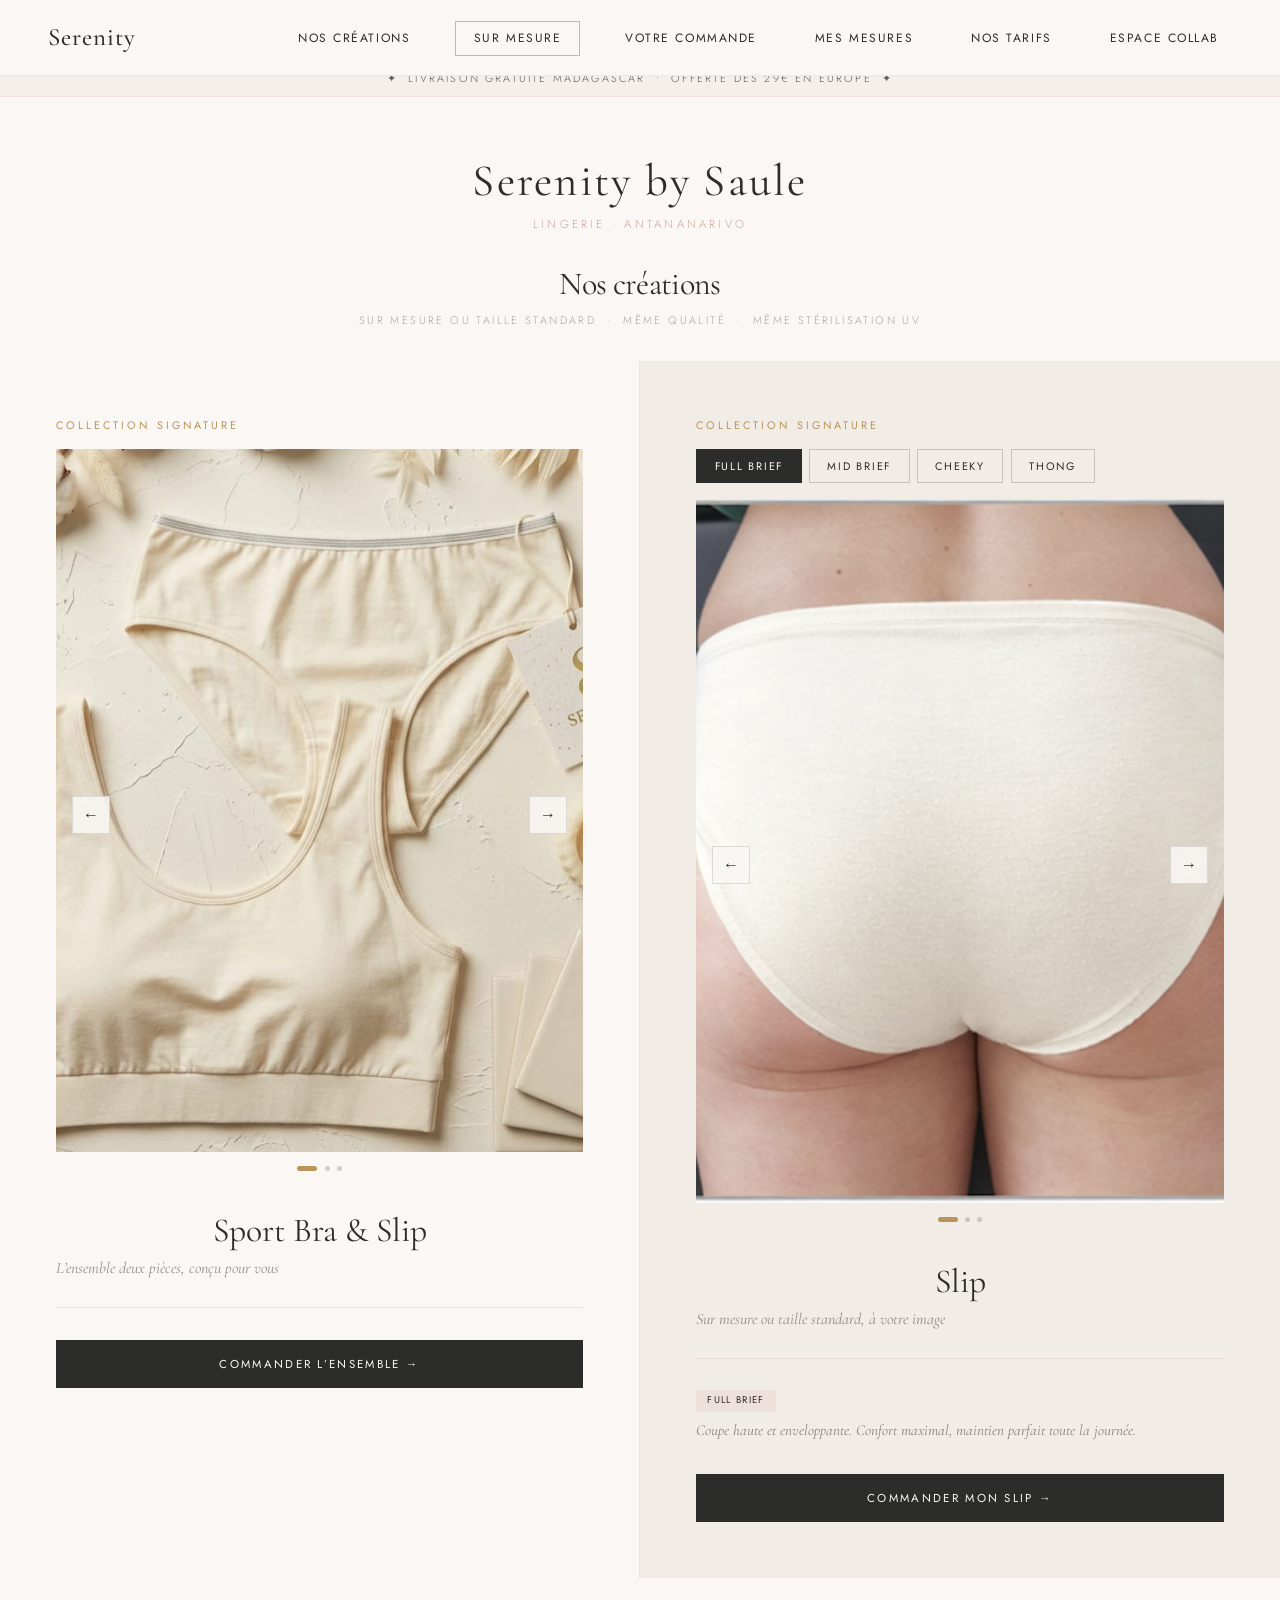
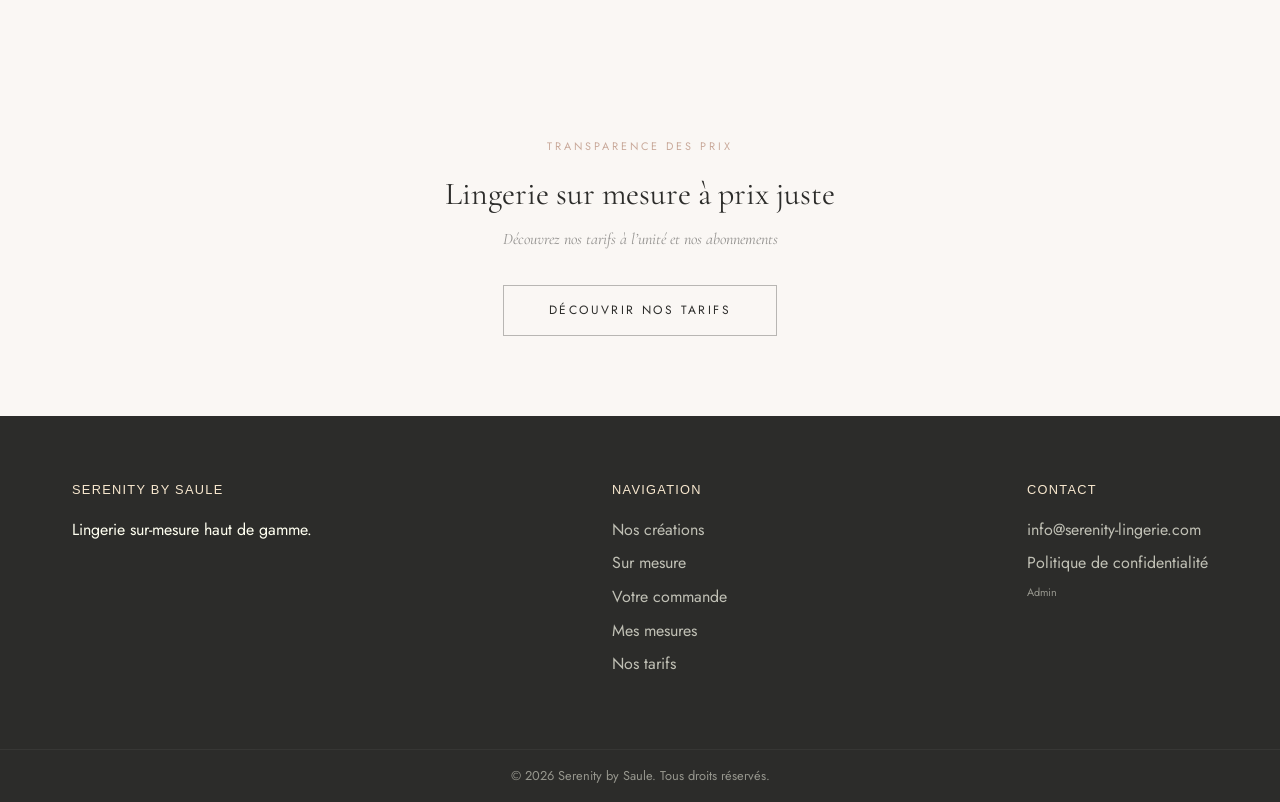
<file: index.html>
<!DOCTYPE html>
<html lang="fr">

<head>
    <meta charset="UTF-8">
    <meta name="viewport" content="width=device-width, initial-scale=1.0">
    <title>Serenity by Saule | Lingerie sur mesure &mdash; Antananarivo</title>
    <meta name="description" content="Serenity by Saule : lingerie de luxe sur mesure. Sport Bra &amp; Slip en coton jersey premium, st&eacute;rilis&eacute;s UV, con&ccedil;us uniquement pour vous. Antananarivo, Madagascar.">

    <!-- Meta Pixel Code -->
    <script>
    !function(f,b,e,v,n,t,s)
    {if(f.fbq)return;n=f.fbq=function(){n.callMethod?
    n.callMethod.apply(n,arguments):n.queue.push(arguments)};
    if(!f._fbq)f._fbq=n;n.push=n;n.loaded=!0;n.version='2.0';
    n.queue=[];t=b.createElement(e);t.async=!0;
    t.src=v;s=b.getElementsByTagName(e)[0];
    s.parentNode.insertBefore(t,s)}(window, document,'script',
    'https://connect.facebook.net/en_US/fbevents.js');
    fbq('init', '953611460562954');
    fbq('track', 'PageView');
    </script>
    <noscript><img height="1" width="1" style="display:none"
    src="https://www.facebook.com/tr?id=953611460562954&ev=PageView&noscript=1"/></noscript>
    <!-- End Meta Pixel Code -->

    <!-- Fonts -->
    <link rel="preconnect" href="https://fonts.googleapis.com">
    <link rel="preconnect" href="https://fonts.gstatic.com" crossorigin>
    <link href="https://fonts.googleapis.com/css2?family=Cormorant+Garamond:ital,wght@0,300;0,400;0,500;0,600;1,300;1,400&family=Jost:wght@300;400;500&display=swap" rel="stylesheet">

    <link rel="stylesheet" href="assets/css/style.css">

    <style>
        /* ================================================
           INDEX — Serenity by Saule
           Design : Luxe · Minimaliste · Editorial
        ================================================ */

        :root {
            --cream:      #FAF7F4;
            --cream-alt:  #F2ECE7;
            --rose:       #C9A99A;
            --rose-light: #EEE0DA;
            --gold:       #B8935A;
            --charcoal:   #2C2C2A;
        }

        body {
            font-family: 'Jost', sans-serif;
            background-color: var(--cream);
            color: var(--charcoal);
        }

        /* ---- NAVBAR ---- */
        .navbar {
            position: fixed;
            background-color: rgba(250, 247, 244, 0.96);
            backdrop-filter: blur(10px);
            border-bottom: 1px solid rgba(201, 169, 154, 0.2);
            padding: 1.1rem 3rem;
        }

        .logo {
            color: var(--charcoal);
            font-family: 'Cormorant Garamond', serif;
            font-size: 1.55rem;
            font-weight: 500;
            letter-spacing: 0.04em;
        }

        .nav-links a {
            background-color: transparent;
            color: var(--charcoal);
            border: 1px solid transparent;
            font-family: 'Jost', sans-serif;
            font-size: 0.75rem;
            letter-spacing: 0.13em;
            padding: 0.4rem 0.75rem;
            border-radius: 0;
        }

        .nav-links a:hover,
        .nav-links a.active {
            background-color: transparent;
            color: var(--gold);
            border-color: transparent;
        }

        /* Boutons d'action dans la navbar */
        .nav-links a.nav-cta-primary {
            background: var(--charcoal);
            color: var(--cream);
            border-color: var(--charcoal);
            padding: 0.45rem 1.1rem;
        }

        .nav-links a.nav-cta-primary:hover {
            background: var(--gold);
            color: var(--cream);
            border-color: var(--gold);
        }

        .nav-links a.nav-cta-secondary {
            border: 1px solid rgba(44, 44, 42, 0.3);
            color: var(--charcoal);
            padding: 0.45rem 1.1rem;
        }

        .nav-links a.nav-cta-secondary:hover {
            background: transparent;
            color: var(--gold);
            border-color: var(--gold);
        }

        /* ---- BANNIERE LIVRAISON ---- */
        .delivery-banner {
            background-color: var(--cream-alt);
            border-bottom: 1px solid rgba(201, 169, 154, 0.25);
            text-align: center;
            padding: 0.55rem 1rem;
            position: fixed;
            top: 61px; /* hauteur navbar */
            width: 100%;
            z-index: 99;
            font-family: 'Jost', sans-serif;
            font-size: 0.68rem;
            font-weight: 300;
            letter-spacing: 0.2em;
            text-transform: uppercase;
            color: var(--charcoal);
            opacity: 0.75;
        }

        /* ---- PAGE HEADER ---- */
        .prod-page-header {
            padding-top: calc(61px + 34px + 4.5rem); /* navbar + banniere + espace */
            padding-bottom: 3.5rem;
            text-align: center;
            background-color: var(--cream);
        }

        .prod-page-brand {
            font-family: 'Cormorant Garamond', serif;
            font-size: 2.8rem;
            font-weight: 400;
            color: var(--charcoal);
            letter-spacing: 0.05em;
            line-height: 1;
        }

        .prod-page-sub {
            font-family: 'Jost', sans-serif;
            font-size: 0.72rem;
            font-weight: 300;
            letter-spacing: 0.28em;
            text-transform: uppercase;
            color: var(--rose);
            margin-top: 0.7rem;
        }

        /* ---- PRODUCT SECTION ---- */
        .prod-section {
            padding: 5rem 0 6.5rem;
        }

        .prod-section--alt {
            background-color: var(--cream-alt);
        }

        .prod-layout {
            max-width: 1160px;
            margin: 0 auto;
            padding: 0 2.5rem;
            display: grid;
            grid-template-columns: 1fr 1fr;
            gap: 5rem;
            align-items: start;
        }

        /* ---- CAROUSEL ---- */
        .carousel-col {
            position: sticky;
            top: calc(61px + 34px + 16px);
        }

        .carousel {
            position: relative;
            overflow: hidden;
        }

        .carousel-slide {
            display: none;
            width: 100%;
            aspect-ratio: 3 / 4;
            flex-direction: column;
            align-items: center;
            justify-content: center;
            text-align: center;
            padding: 0;
            overflow: hidden;
        }

        .carousel-slide.is-active {
            display: flex;
            animation: carFadeIn 0.45s ease-out;
        }

        .carousel-img {
            width: 100%;
            height: 100%;
            object-fit: cover;
            display: block;
        }

        @keyframes carFadeIn {
            from { opacity: 0; transform: scale(1.015); }
            to   { opacity: 1; transform: scale(1); }
        }

        .slide-icon {
            opacity: 0.18;
            margin-bottom: 1.2rem;
        }

        .slide-label {
            font-family: 'Cormorant Garamond', serif;
            font-size: 1.5rem;
            font-weight: 300;
            color: var(--charcoal);
            letter-spacing: 0.08em;
            opacity: 0.45;
        }

        .slide-caption {
            font-family: 'Jost', sans-serif;
            font-size: 0.65rem;
            letter-spacing: 0.22em;
            text-transform: uppercase;
            color: var(--charcoal);
            opacity: 0.25;
            margin-top: 0.4rem;
        }

        .car-arrow {
            position: absolute;
            top: 50%;
            transform: translateY(-50%);
            background: rgba(250, 247, 244, 0.88);
            border: 1px solid rgba(44, 44, 42, 0.14);
            color: var(--charcoal);
            width: 38px;
            height: 38px;
            display: flex;
            align-items: center;
            justify-content: center;
            cursor: pointer;
            font-size: 1rem;
            transition: all 0.3s ease;
            z-index: 5;
        }

        .car-arrow:hover {
            background: var(--charcoal);
            color: var(--cream);
            border-color: var(--charcoal);
        }

        .car-arrow--prev { left: 1rem; }
        .car-arrow--next { right: 1rem; }

        .car-dots {
            display: flex;
            justify-content: center;
            align-items: center;
            gap: 0.45rem;
            padding: 0.9rem 0 0.6rem;
        }

        .car-dot {
            width: 5px;
            height: 5px;
            border-radius: 50%;
            background: rgba(44, 44, 42, 0.2);
            cursor: pointer;
            transition: all 0.3s ease;
            border: none;
            padding: 0;
        }

        .car-dot.is-active {
            background: var(--gold);
            width: 20px;
            border-radius: 3px;
        }

        /* ---- VARIANT SELECTOR ---- */
        .variant-selector {
            display: flex;
            gap: 0.45rem;
            margin-bottom: 1rem;
            flex-wrap: wrap;
        }

        .var-btn {
            font-family: 'Jost', sans-serif;
            font-size: 0.68rem;
            letter-spacing: 0.16em;
            text-transform: uppercase;
            padding: 0.5rem 1.1rem;
            border: 1px solid rgba(44, 44, 42, 0.22);
            background: transparent;
            color: var(--charcoal);
            cursor: pointer;
            transition: all 0.3s ease;
        }

        .var-btn:hover {
            border-color: var(--rose);
            color: var(--rose);
        }

        .var-btn.is-active {
            background: var(--charcoal);
            color: var(--cream);
            border-color: var(--charcoal);
        }

        /* ---- PRODUCT INFO ---- */
        .prod-info {
            padding-top: 0.5rem;
        }

        .prod-eyebrow {
            font-family: 'Jost', sans-serif;
            font-size: 0.68rem;
            letter-spacing: 0.28em;
            text-transform: uppercase;
            color: var(--gold);
            margin-bottom: 0.9rem;
        }

        .prod-title {
            font-family: 'Cormorant Garamond', serif;
            font-size: 3.4rem;
            font-weight: 400;
            color: var(--charcoal);
            line-height: 1.05;
            margin-bottom: 0.25rem;
            letter-spacing: -0.01em;
        }

        .prod-brand-line {
            font-family: 'Cormorant Garamond', serif;
            font-size: 1rem;
            font-style: italic;
            color: var(--rose);
            margin-bottom: 0.75rem;
        }

        .prod-subtitle {
            font-family: 'Cormorant Garamond', serif;
            font-size: 1.15rem;
            font-style: italic;
            font-weight: 300;
            color: rgba(44, 44, 42, 0.55);
            margin-bottom: 2.2rem;
            padding-bottom: 2.2rem;
            border-bottom: 1px solid rgba(201, 169, 154, 0.3);
        }

        .prod-desc {
            margin-bottom: 2rem;
        }

        .prod-desc > p {
            font-size: 0.9rem;
            line-height: 1.95;
            color: rgba(44, 44, 42, 0.78);
            margin-bottom: 1.4rem;
        }

        .prod-feature {
            margin-bottom: 1.1rem;
        }

        .prod-feature-title {
            font-family: 'Jost', sans-serif;
            font-size: 0.82rem;
            font-weight: 500;
            color: var(--charcoal);
            letter-spacing: 0.04em;
            margin-bottom: 0.2rem;
        }

        .prod-feature-text {
            font-size: 0.86rem;
            line-height: 1.75;
            color: rgba(44, 44, 42, 0.65);
        }

        .prod-closing {
            font-family: 'Cormorant Garamond', serif;
            font-size: 1rem;
            font-style: italic;
            color: rgba(44, 44, 42, 0.5);
            line-height: 1.7;
            margin-top: 1.6rem;
            padding-top: 1.4rem;
            border-top: 1px solid rgba(201, 169, 154, 0.2);
        }

        .variant-tag {
            display: inline-block;
            font-family: 'Jost', sans-serif;
            font-size: 0.65rem;
            letter-spacing: 0.18em;
            text-transform: uppercase;
            padding: 0.3rem 0.85rem;
            background: var(--rose-light);
            color: var(--charcoal);
            margin-bottom: 0.8rem;
        }

        .variant-desc {
            font-family: 'Cormorant Garamond', serif;
            font-size: 1.08rem;
            font-style: italic;
            color: rgba(44, 44, 42, 0.68);
            line-height: 1.65;
            margin-bottom: 1.8rem;
            padding: 1rem 1.3rem;
            border-left: 2px solid var(--rose);
            background: rgba(201, 169, 154, 0.06);
        }

        .prod-badges {
            display: flex;
            flex-wrap: wrap;
            gap: 0.45rem;
            margin-bottom: 2.8rem;
        }

        .badge {
            font-family: 'Jost', sans-serif;
            font-size: 0.63rem;
            letter-spacing: 0.13em;
            text-transform: uppercase;
            padding: 0.32rem 0.85rem;
            border: 1px solid rgba(184, 147, 90, 0.38);
            color: var(--gold);
        }

        .prod-actions {
            display: flex;
            flex-direction: column;
            gap: 0.75rem;
        }

        .prod-btn-primary {
            display: block;
            text-align: center;
            padding: 1.05rem 2rem;
            background: var(--charcoal);
            color: var(--cream);
            font-family: 'Jost', sans-serif;
            font-size: 0.75rem;
            letter-spacing: 0.2em;
            text-transform: uppercase;
            text-decoration: none;
            transition: background 0.35s ease, color 0.35s ease;
        }

        .prod-btn-primary:hover {
            background: var(--gold);
            color: var(--cream);
        }

        .prod-btn-secondary {
            display: block;
            text-align: center;
            padding: 1.05rem 2rem;
            background: transparent;
            color: var(--charcoal);
            font-family: 'Jost', sans-serif;
            font-size: 0.75rem;
            letter-spacing: 0.2em;
            text-transform: uppercase;
            text-decoration: none;
            border: 1px solid rgba(44, 44, 42, 0.32);
            transition: all 0.35s ease;
        }

        .prod-btn-secondary:hover {
            background: var(--charcoal);
            color: var(--cream);
            border-color: var(--charcoal);
        }

        .prod-hint-link {
            display: block;
            text-align: center;
            margin-top: 0.9rem;
            font-family: 'Jost', sans-serif;
            font-size: 0.72rem;
            font-style: italic;
            color: rgba(44, 44, 42, 0.4);
            text-decoration: none;
            letter-spacing: 0.04em;
            transition: color 0.2s ease;
        }

        .prod-hint-link:hover {
            color: var(--rose);
            text-decoration: underline;
        }

        /* ---- SEPARATEUR ---- */
        .prod-separator {
            max-width: 1160px;
            margin: 0 auto;
            padding: 0 2.5rem;
            display: flex;
            align-items: center;
            gap: 1.5rem;
        }

        .sep-line {
            flex: 1;
            height: 1px;
            background: rgba(201, 169, 154, 0.3);
        }

        .sep-ornament {
            font-family: 'Cormorant Garamond', serif;
            font-size: 1.1rem;
            color: var(--gold);
            opacity: 0.55;
            line-height: 1;
        }

        /* ---- BLOC TARIFS ---- */
        .tarifs-cta {
            padding: 5rem 2.5rem;
            text-align: center;
            background-color: var(--cream);
        }

        .tarifs-cta-label {
            font-family: 'Jost', sans-serif;
            font-size: 0.68rem;
            letter-spacing: 0.28em;
            text-transform: uppercase;
            color: var(--rose);
            margin-bottom: 0.8rem;
        }

        .tarifs-cta-title {
            font-family: 'Cormorant Garamond', serif;
            font-size: 2rem;
            font-weight: 400;
            color: var(--charcoal);
            margin-bottom: 0.5rem;
        }

        .tarifs-cta-sub {
            font-family: 'Cormorant Garamond', serif;
            font-size: 1rem;
            font-style: italic;
            color: rgba(44, 44, 42, 0.5);
            margin-bottom: 2rem;
        }

        .tarifs-btn {
            display: inline-block;
            padding: 0.95rem 2.8rem;
            background: transparent;
            color: var(--charcoal);
            font-family: 'Jost', sans-serif;
            font-size: 0.75rem;
            letter-spacing: 0.2em;
            text-transform: uppercase;
            text-decoration: none;
            border: 1px solid rgba(44, 44, 42, 0.32);
            transition: all 0.35s ease;
        }

        .tarifs-btn:hover {
            background: var(--charcoal);
            color: var(--cream);
            border-color: var(--charcoal);
        }

        /* ---- EXPERIENCE SECTION ---- */
        .experience-intro {
            padding-top: calc(61px + 34px + 4rem);
            padding-bottom: 2rem;
            text-align: center;
            background-color: var(--cream);
            padding-left: 2.5rem;
            padding-right: 2.5rem;
        }

        .experience-intro-title {
            font-family: 'Cormorant Garamond', serif;
            font-size: 2rem;
            font-weight: 400;
            color: var(--charcoal);
            margin: 2rem 0 0.5rem;
            line-height: 1.2;
        }

        .experience-intro-sub {
            font-family: 'Jost', sans-serif;
            font-size: 0.68rem;
            font-weight: 300;
            letter-spacing: 0.22em;
            text-transform: uppercase;
            color: rgba(44, 44, 42, 0.4);
        }

        .experience-grid {
            display: grid;
            grid-template-columns: 1fr 1fr;
            background: var(--cream);
            padding-bottom: 5rem;
        }

        .exp-col {
            padding: 3.5rem 3.5rem;
        }

        .exp-col--bespoke {
            background: var(--cream);
            border-right: 1px solid rgba(184, 147, 90, 0.18);
        }

        .exp-col--standard {
            background: var(--cream-alt);
        }

        .exp-badge {
            display: inline-flex;
            align-items: center;
            gap: 0.35rem;
            font-family: 'Jost', sans-serif;
            font-size: 0.62rem;
            letter-spacing: 0.15em;
            text-transform: uppercase;
            padding: 0.28rem 0.8rem;
            margin-bottom: 1.4rem;
        }

        .exp-badge--bespoke {
            background: #F0E6D3;
            color: #8B5E52;
        }

        .exp-badge--stock {
            background: #E8F4EC;
            color: #2D6A3F;
        }

        .exp-col-title {
            font-family: 'Cormorant Garamond', serif;
            font-size: 2.1rem;
            font-weight: 400;
            color: var(--charcoal);
            line-height: 1.1;
            margin-bottom: 0.4rem;
        }

        .exp-col-sub {
            font-family: 'Cormorant Garamond', serif;
            font-size: 1rem;
            font-style: italic;
            color: rgba(44, 44, 42, 0.5);
            margin-bottom: 1.6rem;
            padding-bottom: 1.6rem;
            border-bottom: 1px solid rgba(201, 169, 154, 0.25);
        }

        .exp-points {
            list-style: none;
            padding: 0;
            margin: 0 0 2rem;
        }

        .exp-points li {
            font-family: 'Jost', sans-serif;
            font-size: 0.82rem;
            font-weight: 300;
            color: rgba(44, 44, 42, 0.68);
            padding: 0.3rem 0 0.3rem 1rem;
            position: relative;
            line-height: 1.55;
        }

        .exp-col--bespoke .exp-points li::before {
            content: '\00b7';
            position: absolute;
            left: 0;
            color: var(--gold);
            font-size: 1.3rem;
            line-height: 1;
        }

        .exp-col--standard .exp-points li::before {
            content: '\00b7';
            position: absolute;
            left: 0;
            color: #2D6A3F;
            font-size: 1.3rem;
            line-height: 1;
        }

        /* ---- SIZE PILLS ---- */
        .size-selector {
            margin-bottom: 1.5rem;
        }

        .size-selector-label {
            font-family: 'Jost', sans-serif;
            font-size: 0.65rem;
            letter-spacing: 0.2em;
            text-transform: uppercase;
            color: rgba(44, 44, 42, 0.45);
            margin-bottom: 0.65rem;
        }

        .size-pills {
            display: flex;
            gap: 0.5rem;
            flex-wrap: wrap;
        }

        .size-pill {
            font-family: 'Jost', sans-serif;
            font-size: 0.8rem;
            font-weight: 500;
            letter-spacing: 0.06em;
            padding: 0.5rem 1.1rem;
            border: 1px solid var(--rose);
            background: transparent;
            color: var(--charcoal);
            cursor: pointer;
            transition: all 0.2s ease;
        }

        .size-pill:hover {
            border-color: #2D6A3F;
            color: #2D6A3F;
        }

        .size-pill.is-active {
            background: var(--charcoal);
            color: var(--cream);
            border-color: var(--charcoal);
        }

        /* ---- SECTION CHOIX SUR MESURE / STANDARD ---- */
        .prod-choice-section {
            display: grid;
            grid-template-columns: 1fr auto 1fr;
            align-items: start;
            margin-top: 1.8rem;
            padding-top: 1.8rem;
            border-top: 1px solid rgba(201, 169, 154, 0.22);
        }

        .prod-choice-option {
            padding: 0 0.9rem;
        }

        .prod-choice-option:first-child { padding-left: 0; }
        .prod-choice-option:last-child  { padding-right: 0; }

        .prod-choice-divider {
            width: 1px;
            background: rgba(201, 169, 154, 0.25);
            align-self: stretch;
        }

        .prod-choice-type {
            font-family: 'Jost', sans-serif;
            font-size: 0.63rem;
            letter-spacing: 0.18em;
            text-transform: uppercase;
            font-weight: 500;
            margin-bottom: 0.35rem;
        }

        .prod-choice-type--bespoke  { color: #8B5E52; }
        .prod-choice-type--standard { color: #2D6A3F; }

        .prod-choice-desc {
            font-family: 'Jost', sans-serif;
            font-size: 0.7rem;
            color: rgba(44, 44, 42, 0.42);
            margin-bottom: 0.85rem;
            line-height: 1.5;
        }

        .prod-choice-btn-bespoke {
            display: block;
            padding: 0.72rem 0.9rem;
            background: var(--charcoal);
            color: var(--cream);
            font-family: 'Jost', sans-serif;
            font-size: 0.65rem;
            letter-spacing: 0.16em;
            text-transform: uppercase;
            text-decoration: none;
            text-align: center;
            transition: background 0.3s ease;
        }

        .prod-choice-btn-bespoke:hover {
            background: var(--gold);
            color: var(--cream);
        }

        .prod-choice-btn-standard {
            display: block;
            width: 100%;
            padding: 0.72rem 0.9rem;
            background: var(--charcoal);
            color: var(--cream);
            font-family: 'Jost', sans-serif;
            font-size: 0.65rem;
            letter-spacing: 0.16em;
            text-transform: uppercase;
            border: none;
            cursor: pointer;
            transition: background 0.3s ease;
            text-align: center;
            margin-top: 0.65rem;
        }

        .prod-choice-btn-standard:hover:not([disabled]) { background: #2D6A3F; }
        .prod-choice-btn-standard[disabled] { opacity: 0.4; cursor: not-allowed; }

        /* ---- SIZE PILLS COMPACTS ---- */
        .size-pills-sm {
            display: flex;
            gap: 0.35rem;
            flex-wrap: wrap;
        }

        .size-pill-sm {
            font-family: 'Jost', sans-serif;
            font-size: 0.72rem;
            font-weight: 500;
            padding: 0.38rem 0.75rem;
            border: 1px solid var(--rose);
            background: transparent;
            color: var(--charcoal);
            cursor: pointer;
            transition: all 0.2s ease;
        }

        .size-pill-sm:hover {
            border-color: #2D6A3F;
            color: #2D6A3F;
        }

        .size-pill-sm.is-active {
            background: var(--charcoal);
            color: var(--cream);
            border-color: var(--charcoal);
        }

        /* ---- VARIANTE SLIP (mini info) ---- */
        .slip-variant-info {
            margin-bottom: 1.2rem;
        }

        .slip-variant-tag-sm {
            display: inline-block;
            font-family: 'Jost', sans-serif;
            font-size: 0.6rem;
            letter-spacing: 0.14em;
            text-transform: uppercase;
            padding: 0.22rem 0.7rem;
            background: var(--rose-light);
            color: var(--charcoal);
            margin-bottom: 0.35rem;
        }

        .slip-variant-text-sm {
            font-family: 'Cormorant Garamond', serif;
            font-size: 0.95rem;
            font-style: italic;
            color: rgba(44, 44, 42, 0.55);
            line-height: 1.6;
        }

        /* ---- BOUTON COMMANDER ---- */
        .prod-order-btn {
            display: block;
            text-align: center;
            padding: 1rem 2rem;
            background: var(--charcoal);
            color: var(--cream);
            font-family: 'Jost', sans-serif;
            font-size: 0.72rem;
            letter-spacing: 0.2em;
            text-transform: uppercase;
            border: none;
            cursor: pointer;
            margin-top: 2rem;
            width: 100%;
            transition: background 0.3s ease;
        }
        .prod-order-btn:hover { background: var(--gold); }
        .prod-order-btn.is-open { background: var(--gold); }

        /* ---- SECTION COMMANDE INLINE ---- */
        .order-inline-section {
            background: var(--cream-alt);
            border-top: 2px solid rgba(184,147,90,0.25);
            padding: 4rem 2.5rem;
            display: none;
        }
        .order-inline-section.is-open { display: block; animation: fadeInPanel 0.3s ease; }
        @keyframes fadeInPanel {
            from { opacity: 0; transform: translateY(-8px); }
            to   { opacity: 1; transform: translateY(0); }
        }
        .order-inline-inner {
            max-width: 820px;
            margin: 0 auto;
        }
        .order-inline-header {
            text-align: center;
            margin-bottom: 3rem;
        }
        .order-inline-eyebrow {
            font-family: 'Jost', sans-serif;
            font-size: 0.65rem;
            letter-spacing: 0.25em;
            text-transform: uppercase;
            color: var(--gold);
            margin-bottom: 0.5rem;
        }
        .order-inline-title {
            font-family: 'Cormorant Garamond', serif;
            font-size: 2rem;
            font-weight: 400;
            color: var(--charcoal);
        }
        /* Step 0 : choix parcours */
        .step0-grid {
            display: grid;
            grid-template-columns: 1fr 1fr;
            gap: 1rem;
            margin-bottom: 2.5rem;
        }
        .step0-card {
            padding: 1.5rem 1.3rem;
            border: 1px solid rgba(201,169,154,0.35);
            background: #fff;
            cursor: pointer;
            transition: border-color 0.2s, box-shadow 0.2s;
            user-select: none;
        }
        .step0-card:hover { border-color: rgba(184,147,90,0.5); box-shadow: 0 4px 20px rgba(44,44,42,0.05); }
        .step0-card.is-active-bespoke { border-color: var(--gold); border-width: 2px; background: #FFFDF8; }
        .step0-card.is-active-std     { border-color: #2D6A3F; border-width: 2px; background: #F0FAF2; }
        .step0-card-icon { font-size: 1.2rem; margin-bottom: 0.3rem; }
        .step0-card-title { font-family: 'Cormorant Garamond', serif; font-size: 1.25rem; font-weight: 500; color: var(--charcoal); }
        .step0-card-sub { font-family: 'Jost', sans-serif; font-size: 0.78rem; color: rgba(44,44,42,0.5); font-weight: 300; margin-top: 0.2rem; }

        /* Panneaux de formulaire inline */
        .order-form-panel { display: none; }
        .order-form-panel.is-visible { display: block; animation: fadeInPanel 0.25s ease; }

        /* Champs inline */
        .oi-section { margin-bottom: 2rem; }
        .oi-section-title {
            font-family: 'Cormorant Garamond', serif;
            font-size: 1.1rem;
            font-weight: 400;
            color: var(--charcoal);
            margin-bottom: 0.9rem;
            padding-bottom: 0.4rem;
            border-bottom: 1px solid rgba(201,169,154,0.15);
        }
        .oi-meas-label {
            font-family: 'Jost', sans-serif;
            font-size: 0.63rem;
            letter-spacing: 0.18em;
            text-transform: uppercase;
            color: rgba(44,44,42,0.38);
            margin-bottom: 0.8rem;
        }
        .oi-measure-field { margin-bottom: 1rem; display: flex; gap: 0.85rem; align-items: flex-start; }
        .oi-measure-img { width: 68px; height: 68px; object-fit: cover; border-radius: 6px; flex-shrink: 0; border: 1px solid rgba(184,147,90,0.22); }
        .oi-measure-content { flex: 1; min-width: 0; }
        .tape-dl { display: flex; align-items: center; gap: 0.85rem; background: rgba(184,147,90,0.07); border: 1px solid rgba(184,147,90,0.3); border-radius: 7px; padding: 0.85rem 1rem; margin-bottom: 1.2rem; text-decoration: none; }
        .tape-dl-icon { flex-shrink: 0; color: var(--gold); }
        .tape-dl-label { font-family: 'Jost', sans-serif; font-size: 0.8rem; font-weight: 500; color: var(--charcoal); display: block; }
        .tape-dl-sub { font-family: 'Jost', sans-serif; font-size: 0.7rem; color: var(--gold); display: block; margin-top: 0.1rem; }
        .oi-measure-label-row { display: flex; align-items: center; gap: 0.5rem; margin-bottom: 0.35rem; }
        .oi-measure-label { font-family: 'Jost', sans-serif; font-size: 0.82rem; font-weight: 500; color: var(--charcoal); }
        .oi-measure-input-row { display: flex; align-items: center; gap: 0.5rem; }
        .oi-measure-input {
            width: 100px; padding: 0.6rem 0.85rem;
            border: 1px solid rgba(201,169,154,0.5);
            background: #fff; font-family: 'Jost', sans-serif; font-size: 0.88rem; color: var(--charcoal);
            outline: none; transition: border-color 0.2s; -moz-appearance: textfield;
        }
        .oi-measure-input::-webkit-outer-spin-button,
        .oi-measure-input::-webkit-inner-spin-button { -webkit-appearance: none; }
        .oi-measure-input:focus { border-color: var(--gold); }
        .oi-measure-input.is-error { border-color: #C0392B; }
        .oi-measure-unit { font-family: 'Jost', sans-serif; font-size: 0.72rem; color: rgba(44,44,42,0.38); }
        .oi-measure-error { display: none; font-family: 'Jost', sans-serif; font-size: 0.68rem; color: #C0392B; font-style: italic; margin-top: 0.2rem; }
        .oi-measure-error.is-visible { display: block; }

        .oi-size-pills { display: flex; gap: 0.4rem; flex-wrap: wrap; margin-top: 0.5rem; }
        .oi-size-pill {
            font-family: 'Jost', sans-serif; font-size: 0.8rem; font-weight: 500;
            padding: 0.5rem 1.1rem; border: 1px solid var(--rose);
            background: transparent; color: var(--charcoal); cursor: pointer; transition: all 0.2s;
        }
        .oi-size-pill:hover { border-color: #2D6A3F; color: #2D6A3F; }
        .oi-size-pill.is-active { background: var(--charcoal); color: var(--cream); border-color: var(--charcoal); }

        .oi-model-grid { display: grid; grid-template-columns: 1fr 1fr; gap: 0.45rem; margin: 0.5rem 0 0.3rem; }
        .oi-model-check { display: flex; align-items: center; gap: 0.45rem; cursor: pointer; }
        .oi-model-check input { width: 14px; height: 14px; accent-color: var(--charcoal); flex-shrink: 0; }
        .oi-model-check span { font-family: 'Jost', sans-serif; font-size: 0.82rem; color: rgba(44,44,42,0.75); }

        .oi-couleur-row { display: flex; gap: 0.55rem; flex-wrap: wrap; margin-top: 0.5rem; }
        .oi-couleur-btn {
            display: flex; align-items: center; gap: 0.45rem;
            padding: 0.5rem 0.9rem; border: 1px solid rgba(201,169,154,0.4);
            background: transparent; cursor: pointer; transition: border-color 0.2s;
            font-family: 'Jost', sans-serif; font-size: 0.78rem; color: var(--charcoal);
        }
        .oi-couleur-btn.is-active { border-color: var(--charcoal); box-shadow: inset 0 0 0 1px var(--charcoal); }
        .oi-couleur-swatch { width: 17px; height: 17px; border-radius: 50%; flex-shrink: 0; }

        .oi-field-row { display: grid; grid-template-columns: 1fr 1fr; gap: 0.75rem; margin-bottom: 0.75rem; }
        .oi-field-row.full { grid-template-columns: 1fr; }
        .oi-field-group { display: flex; flex-direction: column; gap: 0.25rem; }
        .oi-field-label { font-family: 'Jost', sans-serif; font-size: 0.72rem; font-weight: 500; color: var(--charcoal); letter-spacing: 0.04em; }
        .oi-field-label .opt { font-weight: 300; color: rgba(44,44,42,0.38); font-size: 0.66rem; }
        .oi-field-input, .oi-field-select, .oi-field-textarea {
            font-family: 'Jost', sans-serif; font-size: 0.88rem; color: var(--charcoal);
            padding: 0.65rem 0.85rem; border: 1px solid rgba(201,169,154,0.5);
            background: #fff; outline: none; transition: border-color 0.2s; width: 100%; box-sizing: border-box;
        }
        .oi-field-input:focus, .oi-field-select:focus, .oi-field-textarea:focus { border-color: var(--gold); }
        .oi-field-input.is-error, .oi-field-select.is-error { border-color: #C0392B; }
        .oi-field-textarea { resize: vertical; min-height: 60px; }
        .oi-field-select {
            -webkit-appearance: none; appearance: none;
            background-image: url("data:image/svg+xml,%3Csvg xmlns='http://www.w3.org/2000/svg' width='10' height='6'%3E%3Cpath d='M0 0l5 6 5-6z' fill='%232C2C2A' opacity='.35'/%3E%3C/svg%3E");
            background-repeat: no-repeat; background-position: right 0.85rem center;
            padding-right: 2rem; cursor: pointer;
        }
        .oi-field-error { display: none; font-family: 'Jost', sans-serif; font-size: 0.68rem; color: #C0392B; font-style: italic; }
        .oi-field-error.is-visible { display: block; }

        .oi-submit-btn {
            display: block; width: 100%; text-align: center;
            padding: 1.05rem 2rem;
            background: var(--charcoal); color: var(--cream);
            font-family: 'Jost', sans-serif; font-size: 0.75rem;
            letter-spacing: 0.2em; text-transform: uppercase;
            border: none; cursor: pointer; transition: background 0.3s; margin-top: 0.5rem;
        }
        .oi-submit-btn:hover { background: var(--gold); }
        .oi-submit-btn:disabled { opacity: 0.45; cursor: not-allowed; background: var(--charcoal); }

        .oi-confirm-block {
            text-align: center; padding: 3rem 2rem;
            border: 1px solid rgba(184,147,90,0.22);
            background: rgba(184,147,90,0.04);
        }

        /* ---- PAIEMENT MOBILE MONEY ---- */
        .pmt-block { background: white; border: 1px solid rgba(184,147,90,0.28); border-radius: 8px; padding: 1.2rem 1.4rem; margin: 1.4rem auto 0; text-align: left; max-width: 380px; }
        .pmt-title { font-family: 'Cormorant Garamond', serif; font-size: 1.05rem; font-weight: 600; color: var(--charcoal); margin-bottom: 0.5rem; }
        .pmt-desc { font-family: 'Jost', sans-serif; font-size: 0.76rem; color: rgba(44,44,42,0.55); margin-bottom: 0.75rem; line-height: 1.6; }
        .pmt-operator { display: flex; align-items: center; gap: 0.7rem; margin-bottom: 0.45rem; padding: 0.45rem 0.65rem; background: var(--cream-alt); border-radius: 5px; }
        .pmt-op-tag { font-family: 'Jost', sans-serif; font-size: 0.62rem; font-weight: 600; color: white; padding: 0.15rem 0.45rem; border-radius: 3px; letter-spacing: 0.02em; white-space: nowrap; }
        .pmt-op-num { font-family: 'Jost', sans-serif; font-size: 0.79rem; color: var(--charcoal); font-weight: 500; }
        .pmt-note { font-family: 'Jost', sans-serif; font-size: 0.69rem; color: rgba(44,44,42,0.42); font-style: italic; margin-top: 0.5rem; }
        .pmt-eu-btns { display: flex; gap: 0.75rem; margin-top: 0.4rem; flex-wrap: wrap; }
        .pmt-eu-btn { font-family: 'Jost', sans-serif; font-size: 0.78rem; font-weight: 500; color: var(--cream); background: var(--charcoal); padding: 0.6rem 1.1rem; border-radius: 4px; text-decoration: none; flex: 1; text-align: center; }
        .pmt-track-btn { display: inline-block; margin-top: 1.1rem; font-family: 'Jost', sans-serif; font-size: 0.71rem; letter-spacing: 0.12em; text-transform: uppercase; color: var(--gold); text-decoration: none; border-bottom: 1px solid rgba(184,147,90,0.45); padding-bottom: 0.15rem; }

        /* ---- FOOTER ---- */
        .footer {
            background-color: var(--charcoal);
        }

        /* ---- RESPONSIVE ---- */
        @media (max-width: 900px) {
            .experience-grid {
                grid-template-columns: 1fr;
                padding-bottom: 3rem;
            }

            .exp-col--bespoke {
                border-right: none;
                border-top: 1px solid rgba(201, 169, 154, 0.2);
                order: 2;
            }

            .exp-col--standard {
                order: 1;
            }

            .exp-col {
                padding: 2.5rem 1.5rem;
            }

            .prod-choice-section {
                grid-template-columns: 1fr;
            }

            .prod-choice-divider {
                height: 1px;
                width: 100%;
            }

            .prod-choice-option {
                padding: 0;
                padding-top: 1rem;
            }

            .prod-choice-option:first-child { padding-top: 0; }

            .experience-intro {
                padding-left: 1.5rem;
                padding-right: 1.5rem;
                padding-top: calc(58px + 30px + 2.5rem);
            }
        }

        @media (max-width: 768px) {
            .navbar { padding: 1rem 1.2rem; }
            .delivery-banner {
                top: 58px; font-size: 0.6rem;
                letter-spacing: 0.12em; padding: 0.5rem 0.8rem;
            }
            .prod-btn-primary, .prod-btn-secondary { width: 100%; }
            .var-btn { flex: 1; min-width: 70px; text-align: center; }
            .tarifs-cta { padding: 3.5rem 1.3rem; }
            .tarifs-btn { width: 100%; text-align: center; }
            .step0-grid { grid-template-columns: 1fr; }
            .oi-field-row { grid-template-columns: 1fr; }
            .oi-model-grid { grid-template-columns: 1fr; }
            .order-inline-section { padding: 2.5rem 1.3rem; }
        }
    </style>
</head>

<body>

    <!-- Navigation -->
    <nav class="navbar">
        <a href="index.html" class="logo">Serenity</a>
        <ul class="nav-links">
            <li><a href="#produits">Nos cr&eacute;ations</a></li>
            <li><a href="order.html" class="nav-cta-secondary">Sur mesure</a></li>
            <li><a href="shop.html">Votre commande</a></li>
            <li><a href="measurement.html">Mes mesures</a></li>
            <li><a href="pricing.html">Nos tarifs</a></li>
            <li><a href="collab-login.html">Espace Collab</a></li>
        </ul>
        <div class="mobile-menu-toggle">&#9776;</div>
    </nav>

    <!-- Banniere livraison -->
    <div class="delivery-banner">
        &#10022;&nbsp; Livraison gratuite Madagascar &nbsp;&bull;&nbsp; Offerte d&egrave;s 29&euro; en Europe &nbsp;&#10022;
    </div>

    <!-- En-tête expérience -->
    <div class="experience-intro" id="produits">
        <div class="prod-page-brand">Serenity by Saule</div>
        <div class="prod-page-sub">Lingerie &middot; Antananarivo</div>
        <h1 class="experience-intro-title">Nos cr&eacute;ations</h1>
        <p class="experience-intro-sub">Sur mesure ou taille standard &nbsp;&middot;&nbsp; M&ecirc;me qualit&eacute; &nbsp;&middot;&nbsp; M&ecirc;me st&eacute;rilisation UV</p>
    </div>

    <!-- Grille deux colonnes -->
    <div class="experience-grid">

        <!-- ===== GAUCHE : Sur mesure ===== -->
        <div class="exp-col exp-col--bespoke">

            <div class="prod-eyebrow">Collection Signature</div>

            <!-- Carousel Sport Bra & Slip -->
            <div class="carousel" id="bra-carousel" style="margin-bottom: 2rem;">
                <div class="carousel-slide is-active">
                    <img src="assets/images/bra-creme.jpg" alt="Sport Bra &amp; Slip &mdash; Coloris cr&egrave;me" class="carousel-img">
                </div>
                <div class="carousel-slide">
                    <img src="assets/images/bra-prune.jpg" alt="Sport Bra &amp; Slip &mdash; Coloris prune" class="carousel-img">
                </div>
                <div class="carousel-slide">
                    <img src="assets/images/bra-marine.jpg" alt="Sport Bra &amp; Slip &mdash; Coloris marine" class="carousel-img">
                </div>
                <button class="car-arrow car-arrow--prev" data-car="bra">&#8592;</button>
                <button class="car-arrow car-arrow--next" data-car="bra">&#8594;</button>
                <div class="car-dots" id="bra-dots">
                    <button class="car-dot is-active" data-car="bra" data-idx="0"></button>
                    <button class="car-dot"           data-car="bra" data-idx="1"></button>
                    <button class="car-dot"           data-car="bra" data-idx="2"></button>
                </div>
            </div>

            <h2 class="exp-col-title">Sport Bra &amp; Slip</h2>
            <p class="exp-col-sub">L&rsquo;ensemble deux pi&egrave;ces, con&ccedil;u pour vous</p>

            <button class="prod-order-btn" id="btn-bra" onclick="location.href='shop.html'">
                Commander l&rsquo;ensemble &rarr;
            </button>

        </div>

        <!-- ===== DROITE : Taille standard ===== -->
        <div class="exp-col exp-col--standard">

            <div class="prod-eyebrow">Collection Signature</div>

            <!-- S&eacute;lecteur variante + Carousel Slip -->
            <div style="margin-bottom: 2rem;">
                <div class="variant-selector">
                    <button class="var-btn is-active" data-variant="full-brief">Full Brief</button>
                    <button class="var-btn"           data-variant="mid-brief">Mid Brief</button>
                    <button class="var-btn"           data-variant="cheeky">Cheeky</button>
                    <button class="var-btn"           data-variant="thong">Thong</button>
                </div>

                <div class="carousel" id="slip-carousel">
                    <!-- FULL BRIEF -->
                    <div class="carousel-slide is-active" data-variant="full-brief">
                        <img src="assets/images/slip-fullbrief-creme.jpg" alt="Slip Full Brief &mdash; Cr&egrave;me" class="carousel-img">
                    </div>
                    <div class="carousel-slide" data-variant="full-brief">
                        <img src="assets/images/slip-fullbrief-prune.jpg" alt="Slip Full Brief &mdash; Prune" class="carousel-img">
                    </div>
                    <div class="carousel-slide" data-variant="full-brief">
                        <img src="assets/images/slip-fullbrief-marine.jpg" alt="Slip Full Brief &mdash; Marine" class="carousel-img">
                    </div>
                    <!-- MID BRIEF -->
                    <div class="carousel-slide" data-variant="mid-brief">
                        <img src="assets/images/slip-midbrief-creme.jpg" alt="Slip Mid Brief &mdash; Cr&egrave;me" class="carousel-img">
                    </div>
                    <div class="carousel-slide" data-variant="mid-brief">
                        <img src="assets/images/slip-midbrief-prune.jpg" alt="Slip Mid Brief &mdash; Prune" class="carousel-img">
                    </div>
                    <div class="carousel-slide" data-variant="mid-brief">
                        <img src="assets/images/slip-midbrief-marine.jpg" alt="Slip Mid Brief &mdash; Marine" class="carousel-img">
                    </div>
                    <!-- CHEEKY -->
                    <div class="carousel-slide" data-variant="cheeky">
                        <img src="assets/images/slip-cheeky-creme.jpg" alt="Slip Cheeky &mdash; Cr&egrave;me" class="carousel-img">
                    </div>
                    <div class="carousel-slide" data-variant="cheeky">
                        <img src="assets/images/slip-cheeky-prune.jpg" alt="Slip Cheeky &mdash; Prune" class="carousel-img">
                    </div>
                    <div class="carousel-slide" data-variant="cheeky">
                        <img src="assets/images/slip-cheeky-marine.jpg" alt="Slip Cheeky &mdash; Marine" class="carousel-img">
                    </div>
                    <!-- THONG -->
                    <div class="carousel-slide" data-variant="thong">
                        <img src="assets/images/slip-thong-creme.jpg" alt="Slip Thong &mdash; Cr&egrave;me" class="carousel-img">
                    </div>
                    <div class="carousel-slide" data-variant="thong">
                        <img src="assets/images/slip-thong-prune.jpg" alt="Slip Thong &mdash; Prune" class="carousel-img">
                    </div>
                    <div class="carousel-slide" data-variant="thong">
                        <img src="assets/images/slip-thong-marine.jpg" alt="Slip Thong &mdash; Marine" class="carousel-img">
                    </div>
                    <button class="car-arrow car-arrow--prev" data-car="slip">&#8592;</button>
                    <button class="car-arrow car-arrow--next" data-car="slip">&#8594;</button>
                    <div class="car-dots" id="slip-dots">
                        <button class="car-dot is-active" data-car="slip" data-idx="0"></button>
                        <button class="car-dot"           data-car="slip" data-idx="1"></button>
                        <button class="car-dot"           data-car="slip" data-idx="2"></button>
                    </div>
                </div>
            </div>

            <h2 class="exp-col-title">Slip</h2>
            <p class="exp-col-sub">Sur mesure ou taille standard, &agrave; votre image</p>

            <!-- Description variante active -->
            <div class="slip-variant-info">
                <span class="slip-variant-tag-sm" id="slip-variant-tag">Full Brief</span>
                <div class="slip-variant-text-sm" id="slip-variant-text">Coupe haute et enveloppante. Confort maximal, maintien parfait toute la journ&eacute;e.</div>
            </div>

            <button class="prod-order-btn" id="btn-slip" onclick="location.href='shop.html'">
                Commander mon slip &rarr;
            </button>

        </div>

    </div>

    <!-- ============================================================
         SECTION COMMANDE INLINE — Sport Bra & Slip
    ============================================================ -->
    <div class="order-inline-section" id="order-bra">
        <div class="order-inline-inner">

            <div class="order-inline-header">
                <div class="order-inline-eyebrow">Collection Signature</div>
                <div class="order-inline-title">Commander l&rsquo;ensemble &mdash; Sport Bra &amp; Slip</div>
            </div>

            <!-- Step 0 -->
            <div class="step0-grid">
                <div class="step0-card" id="bra-card-bespoke" onclick="selectBraPath('bespoke')">
                    <div class="step0-card-icon" style="color:var(--gold);">&#10022;</div>
                    <div class="step0-card-title">Sur mesure</div>
                    <div class="step0-card-sub">Vos mesures exactes &middot; 5&ndash;7 jours ouvr&eacute;s</div>
                </div>
                <div class="step0-card" id="bra-card-std" onclick="selectBraPath('std')">
                    <div class="step0-card-icon" style="color:#2D6A3F;">&#10003;</div>
                    <div class="step0-card-title">Taille standard</div>
                    <div class="step0-card-sub">En stock &middot; Exp&eacute;di&eacute; sous 2&ndash;3 jours</div>
                </div>
            </div>

            <!-- Parcours Sur Mesure -->
            <div class="order-form-panel" id="bra-panel-bespoke">
                <!-- Mètre ruban -->
                <a href="assets/downloads/metre-ruban-serenity.pdf" download target="_blank" class="tape-dl">
                    <svg class="tape-dl-icon" width="26" height="26" viewBox="0 0 24 24" fill="none" aria-hidden="true"><rect x="1" y="7.5" width="22" height="9" rx="1.5" stroke="currentColor" stroke-width="1.5"/><line x1="5" y1="7.5" x2="5" y2="16.5" stroke="currentColor" stroke-width="1.5"/><line x1="9" y1="7.5" x2="9" y2="12" stroke="currentColor" stroke-width="1.2"/><line x1="13" y1="7.5" x2="13" y2="16.5" stroke="currentColor" stroke-width="1.5"/><line x1="17" y1="7.5" x2="17" y2="12" stroke="currentColor" stroke-width="1.2"/></svg>
                    <div><span class="tape-dl-label">Pas de m&egrave;tre ruban&nbsp;?</span><span class="tape-dl-sub">T&eacute;l&eacute;charger &amp; imprimer le n&ocirc;tre &darr;</span></div>
                </a>
                <!-- Mesures Sport Bra -->
                <div class="oi-section">
                    <div class="oi-section-title">Vos mesures Sport Bra (cm)</div>
                    <div class="oi-measure-field">
                        <div class="oi-measure-label-row"><span class="oi-measure-label">Overbust</span><div class="tooltip-wrap"><div class="tooltip-icon">i</div><div class="tooltip-text">Tour de poitrine au-dessus des seins</div></div></div>
                        <div class="oi-measure-input-row"><input type="number" class="oi-measure-input" id="bi-overbust" placeholder="ex. 82" min="40" max="200"><span class="oi-measure-unit">cm</span></div>
                        <div class="oi-measure-error" id="err-bi-overbust">Valeur invalide (40&ndash;200 cm)</div>
                    </div>
                    <div class="oi-measure-field">
                        <div class="oi-measure-label-row"><span class="oi-measure-label">Bust</span><div class="tooltip-wrap"><div class="tooltip-icon">i</div><div class="tooltip-text">Tour de poitrine au niveau des seins</div></div></div>
                        <div class="oi-measure-input-row"><input type="number" class="oi-measure-input" id="bi-bust" placeholder="ex. 88" min="40" max="200"><span class="oi-measure-unit">cm</span></div>
                        <div class="oi-measure-error" id="err-bi-bust">Valeur invalide (40&ndash;200 cm)</div>
                    </div>
                    <div class="oi-measure-field">
                        <div class="oi-measure-label-row"><span class="oi-measure-label">Underbust</span><div class="tooltip-wrap"><div class="tooltip-icon">i</div><div class="tooltip-text">Tour de poitrine sous les seins</div></div></div>
                        <div class="oi-measure-input-row"><input type="number" class="oi-measure-input" id="bi-underbust" placeholder="ex. 74" min="40" max="200"><span class="oi-measure-unit">cm</span></div>
                        <div class="oi-measure-error" id="err-bi-underbust">Valeur invalide (40&ndash;200 cm)</div>
                    </div>
                </div>
                <!-- Mesures Slip -->
                <div class="oi-section">
                    <div class="oi-section-title">Vos mesures Slip (cm)</div>
                    <div class="oi-measure-field">
                        <div class="oi-measure-label-row"><span class="oi-measure-label">Hanches</span><div class="tooltip-wrap"><div class="tooltip-icon">i</div><div class="tooltip-text">Contour le plus large</div></div></div>
                        <div class="oi-measure-input-row"><input type="number" class="oi-measure-input" id="bi-hanches" placeholder="ex. 96" min="40" max="200"><span class="oi-measure-unit">cm</span></div>
                        <div class="oi-measure-error" id="err-bi-hanches">Valeur invalide</div>
                    </div>
                    <div class="oi-measure-field">
                        <div class="oi-measure-label-row"><span class="oi-measure-label">Taille</span><div class="tooltip-wrap"><div class="tooltip-icon">i</div><div class="tooltip-text">Contour le plus &eacute;troit</div></div></div>
                        <div class="oi-measure-input-row"><input type="number" class="oi-measure-input" id="bi-taille" placeholder="ex. 72" min="40" max="200"><span class="oi-measure-unit">cm</span></div>
                        <div class="oi-measure-error" id="err-bi-taille">Valeur invalide</div>
                    </div>
                    <div class="oi-measure-field">
                        <div class="oi-measure-label-row"><span class="oi-measure-label">Cuisse</span><div class="tooltip-wrap"><div class="tooltip-icon">i</div><div class="tooltip-text">Contour &agrave; mi-cuisse</div></div></div>
                        <div class="oi-measure-input-row"><input type="number" class="oi-measure-input" id="bi-cuisse" placeholder="ex. 58" min="40" max="200"><span class="oi-measure-unit">cm</span></div>
                        <div class="oi-measure-error" id="err-bi-cuisse">Valeur invalide</div>
                    </div>
                    <p style="margin-top:0.8rem;"><a href="measurement.html" style="font-family:'Jost',sans-serif; font-size:0.72rem; font-style:italic; color:rgba(44,44,42,0.38); text-decoration:none;" target="_blank">Besoin d&rsquo;aide pour vous mesurer&nbsp;? &rarr;</a></p>
                </div>
                <!-- Modèles -->
                <div class="oi-section">
                    <div class="oi-section-title">Mod&egrave;le de slip</div>
                    <div class="oi-model-grid">
                        <label class="oi-model-check"><input type="checkbox" name="bi-model" value="Full Brief"><span>Full Brief</span></label>
                        <label class="oi-model-check"><input type="checkbox" name="bi-model" value="Mid Brief"><span>Mid Brief</span></label>
                        <label class="oi-model-check"><input type="checkbox" name="bi-model" value="Cheeky"><span>Cheeky</span></label>
                        <label class="oi-model-check"><input type="checkbox" name="bi-model" value="Thong"><span>Thong</span></label>
                    </div>
                    <span class="oi-field-error" id="err-bi-models">Veuillez s&eacute;lectionner au moins un mod&egrave;le.</span>
                </div>
                <!-- Couleur -->
                <div class="oi-section">
                    <div class="oi-section-title">Couleur</div>
                    <div class="oi-couleur-row">
                        <button type="button" class="oi-couleur-btn" data-grp="bi" data-couleur="Ivoire" onclick="oiSelectCouleur('bi','Ivoire',this)"><span class="oi-couleur-swatch" style="background:#F8F3ED; border:1px solid rgba(44,44,42,0.2);"></span>Ivoire</button>
                        <button type="button" class="oi-couleur-btn" data-grp="bi" data-couleur="Aubergine" onclick="oiSelectCouleur('bi','Aubergine',this)"><span class="oi-couleur-swatch" style="background:#5C2D6E;"></span>Aubergine</button>
                        <button type="button" class="oi-couleur-btn" data-grp="bi" data-couleur="Marine" onclick="oiSelectCouleur('bi','Marine',this)"><span class="oi-couleur-swatch" style="background:#1B3A5C;"></span>Marine</button>
                    </div>
                    <span class="oi-field-error" id="err-bi-couleur">Veuillez s&eacute;lectionner une couleur.</span>
                </div>
                <!-- Coordonnées -->
                <div class="oi-section">
                    <div class="oi-section-title">Vos coordonn&eacute;es</div>
                    <div class="oi-field-row">
                        <div class="oi-field-group"><label class="oi-field-label" for="bi-prenom">Pr&eacute;nom</label><input type="text" id="bi-prenom" class="oi-field-input" placeholder="Marie"><span class="oi-field-error" id="err-bi-prenom">Champ requis.</span></div>
                        <div class="oi-field-group"><label class="oi-field-label" for="bi-nom">Nom</label><input type="text" id="bi-nom" class="oi-field-input" placeholder="Dupont"><span class="oi-field-error" id="err-bi-nom">Champ requis.</span></div>
                    </div>
                    <div class="oi-field-row">
                        <div class="oi-field-group"><label class="oi-field-label" for="bi-email">Email</label><input type="email" id="bi-email" class="oi-field-input" placeholder="marie@email.com"><span class="oi-field-error" id="err-bi-email">Email invalide.</span></div>
                        <div class="oi-field-group"><label class="oi-field-label" for="bi-telephone">T&eacute;l&eacute;phone <span class="opt">(WhatsApp)</span></label><input type="tel" id="bi-telephone" class="oi-field-input" placeholder="+261 34 00 000 00"><span class="oi-field-error" id="err-bi-telephone">Champ requis.</span></div>
                    </div>
                </div>
                <!-- Adresse -->
                <div class="oi-section">
                    <div class="oi-section-title">Adresse de livraison</div>
                    <div class="oi-field-row full"><div class="oi-field-group"><label class="oi-field-label" for="bi-pays">Pays</label><select id="bi-pays" class="oi-field-select"><optgroup label="Madagascar"><option value="Madagascar" selected>Madagascar — Livraison gratuite</option></optgroup><optgroup label="Europe"><option value="France">France</option><option value="Belgique">Belgique</option><option value="Suisse">Suisse</option><option value="Luxembourg">Luxembourg</option><option value="Allemagne">Allemagne</option><option value="Autres pays Europe">Autres pays Europe</option></optgroup><optgroup label="Autres pays"><option value="Autres">Autres pays (international)</option></optgroup></select></div></div>
                    <div class="oi-field-row">
                        <div class="oi-field-group"><label class="oi-field-label" for="bi-ville">Ville</label><input type="text" id="bi-ville" class="oi-field-input" placeholder="Antananarivo"><span class="oi-field-error" id="err-bi-ville">Champ requis.</span></div>
                        <div class="oi-field-group"><label class="oi-field-label" for="bi-adresse">Adresse</label><input type="text" id="bi-adresse" class="oi-field-input" placeholder="Rue, num&eacute;ro..."><span class="oi-field-error" id="err-bi-adresse">Champ requis.</span></div>
                    </div>
                    <div class="oi-field-row full"><div class="oi-field-group"><label class="oi-field-label" for="bi-instructions">Instructions <span class="opt">(optionnel)</span></label><textarea id="bi-instructions" class="oi-field-textarea" placeholder="Rep&egrave;re, &eacute;tage..."></textarea></div></div>
                </div>
                <button class="oi-submit-btn" id="submit-bi" onclick="oiSubmit('bi','sur_mesure_ensemble','11.99','57552')">Confirmer ma commande &rarr;</button>
                <div id="confirm-bi" class="oi-confirm-block" style="display:none; margin-top:1.5rem;">
                    <div style="font-family:'Cormorant Garamond',serif; font-size:1.8rem; color:var(--charcoal); margin-bottom:0.6rem;">Merci !</div>
                    <p style="font-family:'Jost',sans-serif; font-size:0.85rem; color:rgba(44,44,42,0.65); line-height:1.8;">Votre commande sur mesure a &eacute;t&eacute; transmise.<br>Confirmation par email sous peu.</p>
                </div>
            </div><!-- /bra-panel-bespoke -->

            <!-- Parcours Taille Standard -->
            <div class="order-form-panel" id="bra-panel-std">
                <!-- Tailles -->
                <div class="oi-section">
                    <div class="oi-section-title">Votre taille Sport Bra</div>
                    <div class="oi-size-pills">
                        <button type="button" class="oi-size-pill" data-grp="bs-bra" data-size="S" onclick="oiSelectSize('bs-bra','S',this)">S</button>
                        <button type="button" class="oi-size-pill" data-grp="bs-bra" data-size="M" onclick="oiSelectSize('bs-bra','M',this)">M</button>
                        <button type="button" class="oi-size-pill" data-grp="bs-bra" data-size="L" onclick="oiSelectSize('bs-bra','L',this)">L</button>
                        <button type="button" class="oi-size-pill" data-grp="bs-bra" data-size="XL" onclick="oiSelectSize('bs-bra','XL',this)">XL</button>
                    </div>
                    <span class="oi-field-error" id="err-bs-bra-size">Veuillez s&eacute;lectionner une taille Sport Bra.</span>
                </div>
                <div class="oi-section">
                    <div class="oi-section-title">Votre taille Slip</div>
                    <div class="oi-size-pills">
                        <button type="button" class="oi-size-pill" data-grp="bs-slip" data-size="S" onclick="oiSelectSize('bs-slip','S',this)">S</button>
                        <button type="button" class="oi-size-pill" data-grp="bs-slip" data-size="M" onclick="oiSelectSize('bs-slip','M',this)">M</button>
                        <button type="button" class="oi-size-pill" data-grp="bs-slip" data-size="L" onclick="oiSelectSize('bs-slip','L',this)">L</button>
                        <button type="button" class="oi-size-pill" data-grp="bs-slip" data-size="XL" onclick="oiSelectSize('bs-slip','XL',this)">XL</button>
                    </div>
                    <span class="oi-field-error" id="err-bs-slip-size">Veuillez s&eacute;lectionner une taille Slip.</span>
                </div>
                <!-- Modèles -->
                <div class="oi-section">
                    <div class="oi-section-title">Mod&egrave;le de slip</div>
                    <div class="oi-model-grid">
                        <label class="oi-model-check"><input type="checkbox" name="bs-model" value="Full Brief"><span>Full Brief</span></label>
                        <label class="oi-model-check"><input type="checkbox" name="bs-model" value="Mid Brief"><span>Mid Brief</span></label>
                        <label class="oi-model-check"><input type="checkbox" name="bs-model" value="Cheeky"><span>Cheeky</span></label>
                        <label class="oi-model-check"><input type="checkbox" name="bs-model" value="Thong"><span>Thong</span></label>
                    </div>
                    <span class="oi-field-error" id="err-bs-models">Veuillez s&eacute;lectionner au moins un mod&egrave;le.</span>
                </div>
                <!-- Couleur -->
                <div class="oi-section">
                    <div class="oi-section-title">Couleur</div>
                    <div class="oi-couleur-row">
                        <button type="button" class="oi-couleur-btn" data-grp="bs" data-couleur="Ivoire" onclick="oiSelectCouleur('bs','Ivoire',this)"><span class="oi-couleur-swatch" style="background:#F8F3ED; border:1px solid rgba(44,44,42,0.2);"></span>Ivoire</button>
                        <button type="button" class="oi-couleur-btn" data-grp="bs" data-couleur="Aubergine" onclick="oiSelectCouleur('bs','Aubergine',this)"><span class="oi-couleur-swatch" style="background:#5C2D6E;"></span>Aubergine</button>
                        <button type="button" class="oi-couleur-btn" data-grp="bs" data-couleur="Marine" onclick="oiSelectCouleur('bs','Marine',this)"><span class="oi-couleur-swatch" style="background:#1B3A5C;"></span>Marine</button>
                    </div>
                    <span class="oi-field-error" id="err-bs-couleur">Veuillez s&eacute;lectionner une couleur.</span>
                </div>
                <!-- Coordonnées -->
                <div class="oi-section">
                    <div class="oi-section-title">Vos coordonn&eacute;es</div>
                    <div class="oi-field-row">
                        <div class="oi-field-group"><label class="oi-field-label" for="bs-prenom">Pr&eacute;nom</label><input type="text" id="bs-prenom" class="oi-field-input" placeholder="Marie"><span class="oi-field-error" id="err-bs-prenom">Champ requis.</span></div>
                        <div class="oi-field-group"><label class="oi-field-label" for="bs-nom">Nom</label><input type="text" id="bs-nom" class="oi-field-input" placeholder="Dupont"><span class="oi-field-error" id="err-bs-nom">Champ requis.</span></div>
                    </div>
                    <div class="oi-field-row">
                        <div class="oi-field-group"><label class="oi-field-label" for="bs-email">Email</label><input type="email" id="bs-email" class="oi-field-input" placeholder="marie@email.com"><span class="oi-field-error" id="err-bs-email">Email invalide.</span></div>
                        <div class="oi-field-group"><label class="oi-field-label" for="bs-telephone">T&eacute;l&eacute;phone <span class="opt">(WhatsApp)</span></label><input type="tel" id="bs-telephone" class="oi-field-input" placeholder="+261 34 00 000 00"><span class="oi-field-error" id="err-bs-telephone">Champ requis.</span></div>
                    </div>
                </div>
                <!-- Adresse -->
                <div class="oi-section">
                    <div class="oi-section-title">Adresse de livraison</div>
                    <div class="oi-field-row full"><div class="oi-field-group"><label class="oi-field-label" for="bs-pays">Pays</label><select id="bs-pays" class="oi-field-select"><optgroup label="Madagascar"><option value="Madagascar" selected>Madagascar — Livraison gratuite</option></optgroup><optgroup label="Europe"><option value="France">France</option><option value="Belgique">Belgique</option><option value="Suisse">Suisse</option><option value="Luxembourg">Luxembourg</option><option value="Allemagne">Allemagne</option><option value="Autres pays Europe">Autres pays Europe</option></optgroup><optgroup label="Autres pays"><option value="Autres">Autres pays (international)</option></optgroup></select></div></div>
                    <div class="oi-field-row">
                        <div class="oi-field-group"><label class="oi-field-label" for="bs-ville">Ville</label><input type="text" id="bs-ville" class="oi-field-input" placeholder="Antananarivo"><span class="oi-field-error" id="err-bs-ville">Champ requis.</span></div>
                        <div class="oi-field-group"><label class="oi-field-label" for="bs-adresse">Adresse</label><input type="text" id="bs-adresse" class="oi-field-input" placeholder="Rue, num&eacute;ro..."><span class="oi-field-error" id="err-bs-adresse">Champ requis.</span></div>
                    </div>
                    <div class="oi-field-row full"><div class="oi-field-group"><label class="oi-field-label" for="bs-instructions">Instructions <span class="opt">(optionnel)</span></label><textarea id="bs-instructions" class="oi-field-textarea" placeholder="Rep&egrave;re, &eacute;tage..."></textarea></div></div>
                </div>
                <button class="oi-submit-btn" id="submit-bs" onclick="oiSubmitStd('bs','standard_ensemble','11.99','57552')">Confirmer ma commande &rarr;</button>
                <div id="confirm-bs" class="oi-confirm-block" style="display:none; margin-top:1.5rem;">
                    <div style="font-family:'Cormorant Garamond',serif; font-size:1.8rem; color:var(--charcoal); margin-bottom:0.6rem;">Merci !</div>
                    <p style="font-family:'Jost',sans-serif; font-size:0.85rem; color:rgba(44,44,42,0.65); line-height:1.8;">Votre commande a &eacute;t&eacute; transmise.<br>Confirmation par email sous peu.</p>
                </div>
            </div><!-- /bra-panel-std -->

        </div>
    </div><!-- /order-bra -->


    <!-- ============================================================
         SECTION COMMANDE INLINE — Slip
    ============================================================ -->
    <div class="order-inline-section" id="order-slip">
        <div class="order-inline-inner">

            <div class="order-inline-header">
                <div class="order-inline-eyebrow">Collection Signature</div>
                <div class="order-inline-title">Commander mon Slip</div>
            </div>

            <!-- Step 0 -->
            <div class="step0-grid">
                <div class="step0-card" id="slip-card-bespoke" onclick="selectSlipPath('bespoke')">
                    <div class="step0-card-icon" style="color:var(--gold);">&#10022;</div>
                    <div class="step0-card-title">Sur mesure</div>
                    <div class="step0-card-sub">Vos mesures exactes &middot; 5&ndash;7 jours ouvr&eacute;s</div>
                </div>
                <div class="step0-card" id="slip-card-std" onclick="selectSlipPath('std')">
                    <div class="step0-card-icon" style="color:#2D6A3F;">&#10003;</div>
                    <div class="step0-card-title">Taille standard</div>
                    <div class="step0-card-sub">En stock &middot; Exp&eacute;di&eacute; sous 2&ndash;3 jours</div>
                </div>
            </div>

            <!-- Parcours Sur Mesure Slip -->
            <div class="order-form-panel" id="slip-panel-bespoke">
                <a href="assets/downloads/metre-ruban-serenity.pdf" download target="_blank" class="tape-dl">
                    <svg class="tape-dl-icon" width="26" height="26" viewBox="0 0 24 24" fill="none" aria-hidden="true"><rect x="1" y="7.5" width="22" height="9" rx="1.5" stroke="currentColor" stroke-width="1.5"/><line x1="5" y1="7.5" x2="5" y2="16.5" stroke="currentColor" stroke-width="1.5"/><line x1="9" y1="7.5" x2="9" y2="12" stroke="currentColor" stroke-width="1.2"/><line x1="13" y1="7.5" x2="13" y2="16.5" stroke="currentColor" stroke-width="1.5"/><line x1="17" y1="7.5" x2="17" y2="12" stroke="currentColor" stroke-width="1.2"/></svg>
                    <div><span class="tape-dl-label">Pas de m&egrave;tre ruban&nbsp;?</span><span class="tape-dl-sub">T&eacute;l&eacute;charger &amp; imprimer le n&ocirc;tre &darr;</span></div>
                </a>
                <div class="oi-section">
                    <div class="oi-section-title">Vos mesures (cm)</div>
                    <div class="oi-measure-field">
                        <div class="oi-measure-label-row"><span class="oi-measure-label">Hanches</span><div class="tooltip-wrap"><div class="tooltip-icon">i</div><div class="tooltip-text">Contour le plus large</div></div></div>
                        <div class="oi-measure-input-row"><input type="number" class="oi-measure-input" id="si-hanches" placeholder="ex. 96" min="40" max="200"><span class="oi-measure-unit">cm</span></div>
                        <div class="oi-measure-error" id="err-si-hanches">Valeur invalide</div>
                    </div>
                    <div class="oi-measure-field">
                        <div class="oi-measure-label-row"><span class="oi-measure-label">Taille</span><div class="tooltip-wrap"><div class="tooltip-icon">i</div><div class="tooltip-text">Contour le plus &eacute;troit</div></div></div>
                        <div class="oi-measure-input-row"><input type="number" class="oi-measure-input" id="si-taille" placeholder="ex. 72" min="40" max="200"><span class="oi-measure-unit">cm</span></div>
                        <div class="oi-measure-error" id="err-si-taille">Valeur invalide</div>
                    </div>
                    <div class="oi-measure-field">
                        <div class="oi-measure-label-row"><span class="oi-measure-label">Cuisse</span><div class="tooltip-wrap"><div class="tooltip-icon">i</div><div class="tooltip-text">Contour &agrave; mi-cuisse</div></div></div>
                        <div class="oi-measure-input-row"><input type="number" class="oi-measure-input" id="si-cuisse" placeholder="ex. 58" min="40" max="200"><span class="oi-measure-unit">cm</span></div>
                        <div class="oi-measure-error" id="err-si-cuisse">Valeur invalide</div>
                    </div>
                    <p style="margin-top:0.8rem;"><a href="measurement.html" style="font-family:'Jost',sans-serif; font-size:0.72rem; font-style:italic; color:rgba(44,44,42,0.38); text-decoration:none;" target="_blank">Besoin d&rsquo;aide pour vous mesurer&nbsp;? &rarr;</a></p>
                </div>
                <div class="oi-section">
                    <div class="oi-section-title">Mod&egrave;le</div>
                    <div class="oi-model-grid">
                        <label class="oi-model-check"><input type="checkbox" name="si-model" value="Full Brief"><span>Full Brief</span></label>
                        <label class="oi-model-check"><input type="checkbox" name="si-model" value="Mid Brief"><span>Mid Brief</span></label>
                        <label class="oi-model-check"><input type="checkbox" name="si-model" value="Cheeky"><span>Cheeky</span></label>
                        <label class="oi-model-check"><input type="checkbox" name="si-model" value="Thong"><span>Thong</span></label>
                    </div>
                    <span class="oi-field-error" id="err-si-models">Veuillez s&eacute;lectionner au moins un mod&egrave;le.</span>
                </div>
                <div class="oi-section">
                    <div class="oi-section-title">Couleur</div>
                    <div class="oi-couleur-row">
                        <button type="button" class="oi-couleur-btn" data-grp="si" data-couleur="Ivoire" onclick="oiSelectCouleur('si','Ivoire',this)"><span class="oi-couleur-swatch" style="background:#F8F3ED; border:1px solid rgba(44,44,42,0.2);"></span>Ivoire</button>
                        <button type="button" class="oi-couleur-btn" data-grp="si" data-couleur="Aubergine" onclick="oiSelectCouleur('si','Aubergine',this)"><span class="oi-couleur-swatch" style="background:#5C2D6E;"></span>Aubergine</button>
                        <button type="button" class="oi-couleur-btn" data-grp="si" data-couleur="Marine" onclick="oiSelectCouleur('si','Marine',this)"><span class="oi-couleur-swatch" style="background:#1B3A5C;"></span>Marine</button>
                    </div>
                    <span class="oi-field-error" id="err-si-couleur">Veuillez s&eacute;lectionner une couleur.</span>
                </div>
                <div class="oi-section">
                    <div class="oi-section-title">Vos coordonn&eacute;es</div>
                    <div class="oi-field-row">
                        <div class="oi-field-group"><label class="oi-field-label" for="si-prenom">Pr&eacute;nom</label><input type="text" id="si-prenom" class="oi-field-input" placeholder="Marie"><span class="oi-field-error" id="err-si-prenom">Champ requis.</span></div>
                        <div class="oi-field-group"><label class="oi-field-label" for="si-nom">Nom</label><input type="text" id="si-nom" class="oi-field-input" placeholder="Dupont"><span class="oi-field-error" id="err-si-nom">Champ requis.</span></div>
                    </div>
                    <div class="oi-field-row">
                        <div class="oi-field-group"><label class="oi-field-label" for="si-email">Email</label><input type="email" id="si-email" class="oi-field-input" placeholder="marie@email.com"><span class="oi-field-error" id="err-si-email">Email invalide.</span></div>
                        <div class="oi-field-group"><label class="oi-field-label" for="si-telephone">T&eacute;l&eacute;phone <span class="opt">(WhatsApp)</span></label><input type="tel" id="si-telephone" class="oi-field-input" placeholder="+261 34 00 000 00"><span class="oi-field-error" id="err-si-telephone">Champ requis.</span></div>
                    </div>
                </div>
                <div class="oi-section">
                    <div class="oi-section-title">Adresse de livraison</div>
                    <div class="oi-field-row full"><div class="oi-field-group"><label class="oi-field-label" for="si-pays">Pays</label><select id="si-pays" class="oi-field-select"><optgroup label="Madagascar"><option value="Madagascar" selected>Madagascar — Livraison gratuite</option></optgroup><optgroup label="Europe"><option value="France">France</option><option value="Belgique">Belgique</option><option value="Suisse">Suisse</option><option value="Luxembourg">Luxembourg</option><option value="Allemagne">Allemagne</option><option value="Autres pays Europe">Autres pays Europe</option></optgroup><optgroup label="Autres pays"><option value="Autres">Autres pays (international)</option></optgroup></select></div></div>
                    <div class="oi-field-row">
                        <div class="oi-field-group"><label class="oi-field-label" for="si-ville">Ville</label><input type="text" id="si-ville" class="oi-field-input" placeholder="Antananarivo"><span class="oi-field-error" id="err-si-ville">Champ requis.</span></div>
                        <div class="oi-field-group"><label class="oi-field-label" for="si-adresse">Adresse</label><input type="text" id="si-adresse" class="oi-field-input" placeholder="Rue, num&eacute;ro..."><span class="oi-field-error" id="err-si-adresse">Champ requis.</span></div>
                    </div>
                    <div class="oi-field-row full"><div class="oi-field-group"><label class="oi-field-label" for="si-instructions">Instructions <span class="opt">(optionnel)</span></label><textarea id="si-instructions" class="oi-field-textarea" placeholder="Rep&egrave;re, &eacute;tage..."></textarea></div></div>
                </div>
                <button class="oi-submit-btn" id="submit-si" onclick="oiSubmit('si','sur_mesure_slip','29.95','143760')">Confirmer ma commande &rarr;</button>
                <div id="confirm-si" class="oi-confirm-block" style="display:none; margin-top:1.5rem;">
                    <div style="font-family:'Cormorant Garamond',serif; font-size:1.8rem; color:var(--charcoal); margin-bottom:0.6rem;">Merci !</div>
                    <p style="font-family:'Jost',sans-serif; font-size:0.85rem; color:rgba(44,44,42,0.65); line-height:1.8;">Votre commande a &eacute;t&eacute; transmise.<br>Confirmation par email sous peu.</p>
                </div>
            </div><!-- /slip-panel-bespoke -->

            <!-- Parcours Taille Standard Slip -->
            <div class="order-form-panel" id="slip-panel-std">
                <div class="oi-section">
                    <div class="oi-section-title">Votre taille</div>
                    <div class="oi-size-pills">
                        <button type="button" class="oi-size-pill" data-grp="ss" data-size="S" onclick="oiSelectSize('ss','S',this)">S</button>
                        <button type="button" class="oi-size-pill" data-grp="ss" data-size="M" onclick="oiSelectSize('ss','M',this)">M</button>
                        <button type="button" class="oi-size-pill" data-grp="ss" data-size="L" onclick="oiSelectSize('ss','L',this)">L</button>
                        <button type="button" class="oi-size-pill" data-grp="ss" data-size="XL" onclick="oiSelectSize('ss','XL',this)">XL</button>
                    </div>
                    <span class="oi-field-error" id="err-ss-size">Veuillez s&eacute;lectionner une taille.</span>
                </div>
                <div class="oi-section">
                    <div class="oi-section-title">Mod&egrave;le(s)</div>
                    <div class="oi-model-grid">
                        <label class="oi-model-check"><input type="checkbox" name="ss-model" value="Full Brief"><span>Full Brief</span></label>
                        <label class="oi-model-check"><input type="checkbox" name="ss-model" value="Mid Brief"><span>Mid Brief</span></label>
                        <label class="oi-model-check"><input type="checkbox" name="ss-model" value="Cheeky"><span>Cheeky</span></label>
                        <label class="oi-model-check"><input type="checkbox" name="ss-model" value="Thong"><span>Thong</span></label>
                    </div>
                    <span class="oi-field-error" id="err-ss-models">Veuillez s&eacute;lectionner au moins un mod&egrave;le.</span>
                </div>
                <div class="oi-section">
                    <div class="oi-section-title">Couleur</div>
                    <div class="oi-couleur-row">
                        <button type="button" class="oi-couleur-btn" data-grp="ss" data-couleur="Ivoire" onclick="oiSelectCouleur('ss','Ivoire',this)"><span class="oi-couleur-swatch" style="background:#F8F3ED; border:1px solid rgba(44,44,42,0.2);"></span>Ivoire</button>
                        <button type="button" class="oi-couleur-btn" data-grp="ss" data-couleur="Aubergine" onclick="oiSelectCouleur('ss','Aubergine',this)"><span class="oi-couleur-swatch" style="background:#5C2D6E;"></span>Aubergine</button>
                        <button type="button" class="oi-couleur-btn" data-grp="ss" data-couleur="Marine" onclick="oiSelectCouleur('ss','Marine',this)"><span class="oi-couleur-swatch" style="background:#1B3A5C;"></span>Marine</button>
                    </div>
                    <span class="oi-field-error" id="err-ss-couleur">Veuillez s&eacute;lectionner une couleur.</span>
                </div>
                <div class="oi-section">
                    <div class="oi-section-title">Vos coordonn&eacute;es</div>
                    <div class="oi-field-row">
                        <div class="oi-field-group"><label class="oi-field-label" for="ss-prenom">Pr&eacute;nom</label><input type="text" id="ss-prenom" class="oi-field-input" placeholder="Marie"><span class="oi-field-error" id="err-ss-prenom">Champ requis.</span></div>
                        <div class="oi-field-group"><label class="oi-field-label" for="ss-nom">Nom</label><input type="text" id="ss-nom" class="oi-field-input" placeholder="Dupont"><span class="oi-field-error" id="err-ss-nom">Champ requis.</span></div>
                    </div>
                    <div class="oi-field-row">
                        <div class="oi-field-group"><label class="oi-field-label" for="ss-email">Email</label><input type="email" id="ss-email" class="oi-field-input" placeholder="marie@email.com"><span class="oi-field-error" id="err-ss-email">Email invalide.</span></div>
                        <div class="oi-field-group"><label class="oi-field-label" for="ss-telephone">T&eacute;l&eacute;phone <span class="opt">(WhatsApp)</span></label><input type="tel" id="ss-telephone" class="oi-field-input" placeholder="+261 34 00 000 00"><span class="oi-field-error" id="err-ss-telephone">Champ requis.</span></div>
                    </div>
                </div>
                <div class="oi-section">
                    <div class="oi-section-title">Adresse de livraison</div>
                    <div class="oi-field-row full"><div class="oi-field-group"><label class="oi-field-label" for="ss-pays">Pays</label><select id="ss-pays" class="oi-field-select"><optgroup label="Madagascar"><option value="Madagascar" selected>Madagascar — Livraison gratuite</option></optgroup><optgroup label="Europe"><option value="France">France</option><option value="Belgique">Belgique</option><option value="Suisse">Suisse</option><option value="Luxembourg">Luxembourg</option><option value="Allemagne">Allemagne</option><option value="Autres pays Europe">Autres pays Europe</option></optgroup><optgroup label="Autres pays"><option value="Autres">Autres pays (international)</option></optgroup></select></div></div>
                    <div class="oi-field-row">
                        <div class="oi-field-group"><label class="oi-field-label" for="ss-ville">Ville</label><input type="text" id="ss-ville" class="oi-field-input" placeholder="Antananarivo"><span class="oi-field-error" id="err-ss-ville">Champ requis.</span></div>
                        <div class="oi-field-group"><label class="oi-field-label" for="ss-adresse">Adresse</label><input type="text" id="ss-adresse" class="oi-field-input" placeholder="Rue, num&eacute;ro..."><span class="oi-field-error" id="err-ss-adresse">Champ requis.</span></div>
                    </div>
                    <div class="oi-field-row full"><div class="oi-field-group"><label class="oi-field-label" for="ss-instructions">Instructions <span class="opt">(optionnel)</span></label><textarea id="ss-instructions" class="oi-field-textarea" placeholder="Rep&egrave;re, &eacute;tage..."></textarea></div></div>
                </div>
                <button class="oi-submit-btn" id="submit-ss" onclick="oiSubmitStd('ss','standard_slip','29.95','143760')">Confirmer ma commande &rarr;</button>
                <div id="confirm-ss" class="oi-confirm-block" style="display:none; margin-top:1.5rem;">
                    <div style="font-family:'Cormorant Garamond',serif; font-size:1.8rem; color:var(--charcoal); margin-bottom:0.6rem;">Merci !</div>
                    <p style="font-family:'Jost',sans-serif; font-size:0.85rem; color:rgba(44,44,42,0.65); line-height:1.8;">Votre commande a &eacute;t&eacute; transmise.<br>Confirmation par email sous peu.</p>
                </div>
            </div><!-- /slip-panel-std -->

        </div>
    </div><!-- /order-slip -->


    <!-- Bouton Tarifs -->
    <div class="tarifs-cta">
        <div class="tarifs-cta-label">Transparence des prix</div>
        <div class="tarifs-cta-title">Lingerie sur mesure &agrave; prix juste</div>
        <div class="tarifs-cta-sub">D&eacute;couvrez nos tarifs &agrave; l&rsquo;unit&eacute; et nos abonnements</div>
        <a href="pricing.html" class="tarifs-btn">D&eacute;couvrir nos tarifs</a>
    </div>


    <!-- Footer -->
    <footer class="footer">
        <div class="container footer-content">
            <div class="footer-col">
                <h4>Serenity by Saule</h4>
                <p>Lingerie sur-mesure haut de gamme.</p>
            </div>
            <div class="footer-col">
                <h4>Navigation</h4>
                <a href="#produits">Nos cr&eacute;ations</a>
                <a href="order.html">Sur mesure</a>
                <a href="shop.html">Votre commande</a>
                <a href="measurement.html">Mes mesures</a>
                <a href="pricing.html">Nos tarifs</a>
            </div>
            <div class="footer-col">
                <h4>Contact</h4>
                <a href="mailto:info@serenity-lingerie.com">info@serenity-lingerie.com</a>
                <a href="privacy.html">Politique de confidentialit&eacute;</a>
                <a href="admin-login.html" style="font-size:0.68rem;opacity:0.5;">Admin</a>
            </div>
        </div>
        <div class="footer-bottom">&copy; 2026 Serenity by Saule. Tous droits r&eacute;serv&eacute;s.</div>
    </footer>

    <script src="assets/js/main.js"></script>

    <script>
        /* ================================================
           CAROUSEL ENGINE — Serenity by Saule
        ================================================ */

        var state = {
            bra:  { current: 0 },
            slip: { current: 0, variant: 'full-brief' }
        };

        function getSlides(carId) {
            if (carId === 'slip') {
                return [...document.querySelectorAll(
                    '#slip-carousel .carousel-slide[data-variant="' + state.slip.variant + '"]'
                )];
            }
            return [...document.querySelectorAll('#' + carId + '-carousel .carousel-slide')];
        }

        function getDots(carId) {
            return [...document.querySelectorAll('#' + carId + '-dots .car-dot')];
        }

        function goTo(carId, index) {
            var slides = getSlides(carId);
            var dots   = getDots(carId);
            var total  = slides.length;
            index = ((index % total) + total) % total;

            if (carId === 'slip') {
                document.querySelectorAll('#slip-carousel .carousel-slide')
                    .forEach(function(s) { s.classList.remove('is-active'); });
            } else {
                slides.forEach(function(s) { s.classList.remove('is-active'); });
            }
            dots.forEach(function(d) { d.classList.remove('is-active'); });
            slides[index].classList.add('is-active');
            if (dots[index]) dots[index].classList.add('is-active');
            state[carId].current = index;
        }

        document.querySelectorAll('.car-arrow').forEach(function(btn) {
            btn.addEventListener('click', function() {
                var carId = btn.dataset.car;
                var dir   = btn.classList.contains('car-arrow--next') ? 1 : -1;
                goTo(carId, state[carId].current + dir);
            });
        });

        document.addEventListener('click', function(e) {
            if (!e.target.classList.contains('car-dot')) return;
            var carId = e.target.dataset.car;
            var idx   = parseInt(e.target.dataset.idx, 10);
            if (carId && !isNaN(idx)) goTo(carId, idx);
        });

        /* ---- VARIANT SWITCHER ---- */
        var variantData = {
            'full-brief': {
                tag:  'Full Brief',
                desc: 'Coupe haute et enveloppante. Confort maximal, maintien parfait toute la journ\u00e9e. La coupe id\u00e9ale pour le quotidien \u2014 couverture totale, sensation de s\u00e9curit\u00e9 absolue.'
            },
            'mid-brief': {
                tag:  'Mid Brief',
                desc: 'La coupe \u00e9quilibr\u00e9e \u2014 ni trop haute, ni trop basse. Silhouette naturelle et libert\u00e9 de mouvement assur\u00e9e. Pour celles qui cherchent le juste milieu entre confort et l\u00e9g\u00e8ret\u00e9.'
            },
            'cheeky': {
                tag:  'Cheeky',
                desc: 'Une coupe courte et s\u00e9duisante qui r\u00e9v\u00e8le l\u00e9g\u00e8rement les courbes. Moderne, minimaliste, irr\u00e9sistible. Parfaite pour les journ\u00e9es o\u00f9 vous voulez vous sentir aussi belle que libre.'
            },
            'thong': {
                tag:  'Thong',
                desc: 'Invisible sous les v\u00eatements, imperceptible sur la peau. La finesse au service du confort absolu. Z\u00e9ro marque, z\u00e9ro contrainte \u2014 pour une libert\u00e9 totale dans chaque tenue.'
            }
        };

        document.querySelectorAll('.var-btn').forEach(function(btn) {
            btn.addEventListener('click', function() {
                var variant = btn.dataset.variant;
                document.querySelectorAll('.var-btn')
                    .forEach(function(b) { b.classList.remove('is-active'); });
                btn.classList.add('is-active');
                state.slip.variant = variant;
                state.slip.current = 0;
                document.querySelectorAll('#slip-carousel .carousel-slide')
                    .forEach(function(s) { s.classList.remove('is-active'); });
                rebuildDots(variant);
                goTo('slip', 0);
                var data = variantData[variant];
                document.getElementById('slip-variant-tag').textContent  = data.tag;
                document.getElementById('slip-variant-text').textContent = data.desc;
            });
        });

        function rebuildDots(variant) {
            var count = document.querySelectorAll(
                '#slip-carousel .carousel-slide[data-variant="' + variant + '"]'
            ).length;
            var container = document.getElementById('slip-dots');
            container.innerHTML = '';
            for (var i = 0; i < count; i++) {
                var dot = document.createElement('button');
                dot.className   = 'car-dot' + (i === 0 ? ' is-active' : '');
                dot.dataset.car = 'slip';
                dot.dataset.idx = i;
                container.appendChild(dot);
            }
        }

        /* ---- SIZE PILLS — Taille standard (par produit) ---- */
        var selectedBraSize  = null;
        var selectedSlipSize = null;

        /* ---- INLINE ORDER SECTIONS ---- */
        var GAS_URL = 'https://script.google.com/macros/s/AKfycbyfqfv4b-FsfRZC-aRZ8vOk_TjmaD30V9_8kqq8N0qH-Q_P1J6f-a3CJMg-X6HLzjkj/exec';
        var oiCouleurs = {};
        var oiSizes    = {};

        function toggleOrderSection(product) {
            var section = document.getElementById('order-' + product);
            var isOpen  = section.classList.contains('is-open');
            document.querySelectorAll('.order-inline-section').forEach(function(s) { s.classList.remove('is-open'); });
            if (!isOpen) {
                section.classList.add('is-open');
                setTimeout(function() { section.scrollIntoView({ behavior: 'smooth', block: 'start' }); }, 80);
            }
        }

        function selectBraPath(path) {
            document.getElementById('bra-card-bespoke').className = 'step0-card' + (path === 'bespoke' ? ' is-active-bespoke' : '');
            document.getElementById('bra-card-std').className     = 'step0-card' + (path === 'std'     ? ' is-active-std'     : '');
            document.getElementById('bra-panel-bespoke').className = 'order-form-panel' + (path === 'bespoke' ? ' is-visible' : '');
            document.getElementById('bra-panel-std').className     = 'order-form-panel' + (path === 'std'     ? ' is-visible' : '');
        }

        function selectSlipPath(path) {
            document.getElementById('slip-card-bespoke').className = 'step0-card' + (path === 'bespoke' ? ' is-active-bespoke' : '');
            document.getElementById('slip-card-std').className     = 'step0-card' + (path === 'std'     ? ' is-active-std'     : '');
            document.getElementById('slip-panel-bespoke').className = 'order-form-panel' + (path === 'bespoke' ? ' is-visible' : '');
            document.getElementById('slip-panel-std').className     = 'order-form-panel' + (path === 'std'     ? ' is-visible' : '');
        }

        function oiSelectCouleur(grp, couleur, btn) {
            oiCouleurs[grp] = couleur;
            document.querySelectorAll('.oi-couleur-btn[data-grp="' + grp + '"]').forEach(function(b) { b.classList.remove('is-active'); });
            btn.classList.add('is-active');
            var err = document.getElementById('err-' + grp + '-couleur');
            if (err) err.classList.remove('is-visible');
        }

        function oiSelectSize(grp, size, btn) {
            oiSizes[grp] = size;
            document.querySelectorAll('.oi-size-pill[data-grp="' + grp + '"]').forEach(function(b) { b.classList.remove('is-active'); });
            btn.classList.add('is-active');
            var err = document.getElementById('err-' + grp + '-size');
            if (err) err.classList.remove('is-visible');
        }

        function oiVal(id) {
            var el = document.getElementById(id);
            return el ? el.value.trim() : '';
        }

        function oiErr(id, show) {
            var el = document.getElementById(id);
            if (!el) return;
            if (show) el.classList.add('is-visible');
            else      el.classList.remove('is-visible');
        }

        function oiValidateMeasure(id, min, max) {
            var v = parseFloat(oiVal(id));
            var ok = !isNaN(v) && v >= min && v <= max;
            oiErr('err-' + id, !ok);
            return ok;
        }

        function oiValidateCoords(grp) {
            var ok = true;
            var prenom = oiVal(grp + '-prenom');
            oiErr('err-' + grp + '-prenom', !prenom); if (!prenom) ok = false;
            var nom = oiVal(grp + '-nom');
            oiErr('err-' + grp + '-nom', !nom); if (!nom) ok = false;
            var email = oiVal(grp + '-email');
            var emailOk = /^[^\s@]+@[^\s@]+\.[^\s@]+$/.test(email);
            oiErr('err-' + grp + '-email', !emailOk); if (!emailOk) ok = false;
            var tel = oiVal(grp + '-telephone');
            oiErr('err-' + grp + '-telephone', !tel); if (!tel) ok = false;
            var ville = oiVal(grp + '-ville');
            oiErr('err-' + grp + '-ville', !ville); if (!ville) ok = false;
            var adresse = oiVal(grp + '-adresse');
            oiErr('err-' + grp + '-adresse', !adresse); if (!adresse) ok = false;
            return ok;
        }

        function showPaiement(confEl, pays) {
            if (confEl.querySelector('.pmt-block')) return;
            var isMada = (pays === 'Madagascar');
            var h = '<div class="pmt-block"><div class="pmt-title">Comment r&eacute;gler&nbsp;?</div>';
            h += '<p class="pmt-desc">Envoyez votre paiement par MVola au destinataire ci-dessous&nbsp;:</p>';
            h += '<div class="pmt-operator"><span class="pmt-op-tag" style="background:#0066B3">MVola</span><span class="pmt-op-num">+261 34 09 831 74 &mdash; Harilala Mamy Tiana Razanalivaoarijaona</span></div>';
                        h += '</div><a href="https://serenity-management.netlify.app/" target="_blank" rel="noopener" class="pmt-track-btn">Suivre ma commande &rarr;</a>';
            confEl.insertAdjacentHTML('beforeend', h);
        }

        function oiSendToGAS(payload, confirmId, submitId, pays) {
            var btn = document.getElementById(submitId);
            if (btn) { btn.disabled = true; btn.textContent = 'Envoi en cours\u2026'; }
            fetch(GAS_URL, { method: 'POST', body: JSON.stringify(payload) })
                .then(function() {
                    var panel = btn ? btn.closest('.order-form-panel') : null;
                    if (panel) {
                        panel.querySelectorAll('.oi-section, .oi-coords-section, .oi-submit-btn').forEach(function(el) { el.style.display = 'none'; });
                    }
                    var confirm = document.getElementById(confirmId);
                    if (confirm) { confirm.style.display = 'block'; showPaiement(confirm, pays); }
                })
                .catch(function() {
                    if (btn) { btn.disabled = false; btn.textContent = 'Confirmer ma commande \u2192'; }
                    alert('Une erreur est survenue. Veuillez r\u00e9essayer.');
                });
        }

        function oiSubmit(grp, type, eur, ar) {
            var ok = true;
            var isBra = (grp === 'bi');

            if (isBra) {
                if (!oiValidateMeasure(grp + '-overbust', 40, 200)) ok = false;
                if (!oiValidateMeasure(grp + '-bust',     40, 200)) ok = false;
                if (!oiValidateMeasure(grp + '-underbust',40, 200)) ok = false;
            }
            if (!oiValidateMeasure(grp + '-hanches', 40, 200)) ok = false;
            if (!oiValidateMeasure(grp + '-taille',  40, 200)) ok = false;
            if (!oiValidateMeasure(grp + '-cuisse',  40, 200)) ok = false;

            var models = Array.from(document.querySelectorAll('input[name="' + grp + '-model"]:checked')).map(function(c) { return c.value; });
            oiErr('err-' + grp + '-models', models.length === 0);
            if (models.length === 0) ok = false;

            if (!oiCouleurs[grp]) { oiErr('err-' + grp + '-couleur', true); ok = false; }
            else                  { oiErr('err-' + grp + '-couleur', false); }

            if (!oiValidateCoords(grp)) ok = false;

            if (!ok) return;

            var payload = {
                type: type,
                tour_hanches:  oiVal(grp + '-hanches'),
                tour_taille:   oiVal(grp + '-taille'),
                tour_cuisse:   oiVal(grp + '-cuisse'),
                modeles:       models.join(', '),
                couleur:       oiCouleurs[grp],
                prenom:        oiVal(grp + '-prenom'),
                nom:           oiVal(grp + '-nom'),
                email:         oiVal(grp + '-email'),
                telephone:     oiVal(grp + '-telephone'),
                pays:          oiVal(grp + '-pays'),
                ville:         oiVal(grp + '-ville'),
                adresse:       oiVal(grp + '-adresse'),
                instructions:  oiVal(grp + '-instructions'),
                montant_eur:   eur,
                montant_ar:    ar
            };
            if (isBra) {
                payload.tour_overbust      = oiVal(grp + '-overbust');
                payload.tour_poitrine      = oiVal(grp + '-bust');
                payload.tour_sous_poitrine = oiVal(grp + '-underbust');
            }
            oiSendToGAS(payload, 'confirm-' + grp, 'submit-' + grp, payload.pays);
        }

        function oiSubmitStd(grp, type, eur, ar) {
            var ok = true;
            var isBra = (grp === 'bs');

            if (isBra) {
                if (!oiSizes['bs-bra'])  { oiErr('err-bs-bra-size', true);  ok = false; }
                else                     { oiErr('err-bs-bra-size', false); }
                if (!oiSizes['bs-slip']) { oiErr('err-bs-slip-size', true); ok = false; }
                else                     { oiErr('err-bs-slip-size', false); }
            } else {
                if (!oiSizes[grp]) { oiErr('err-' + grp + '-size', true); ok = false; }
                else               { oiErr('err-' + grp + '-size', false); }
            }

            var models = Array.from(document.querySelectorAll('input[name="' + grp + '-model"]:checked')).map(function(c) { return c.value; });
            oiErr('err-' + grp + '-models', models.length === 0);
            if (models.length === 0) ok = false;

            if (!oiCouleurs[grp]) { oiErr('err-' + grp + '-couleur', true); ok = false; }
            else                  { oiErr('err-' + grp + '-couleur', false); }

            if (!oiValidateCoords(grp)) ok = false;

            if (!ok) return;

            var payload = {
                type:        type,
                taille_slip: isBra ? (oiSizes['bs-slip'] || '') : (oiSizes[grp] || ''),
                modeles:     models.join(', '),
                couleur:     oiCouleurs[grp],
                prenom:      oiVal(grp + '-prenom'),
                nom:         oiVal(grp + '-nom'),
                email:       oiVal(grp + '-email'),
                telephone:   oiVal(grp + '-telephone'),
                pays:        oiVal(grp + '-pays'),
                ville:       oiVal(grp + '-ville'),
                adresse:     oiVal(grp + '-adresse'),
                instructions:oiVal(grp + '-instructions'),
                montant_eur: eur,
                montant_ar:  ar
            };
            if (isBra) {
                payload.taille_sport_bra = oiSizes['bs-bra'] || '';
            }
            oiSendToGAS(payload, 'confirm-' + grp, 'submit-' + grp, payload.pays);
        }

        /* ---- MEASURE GUIDE IMAGES ---- */
        (function() {
            var IMGS = {
                overbust: 'assets/images/mesures/overbust.jpg',
                bust:     'assets/images/mesures/bust.jpg',
                underbust:'assets/images/mesures/underbust.jpg',
                hanches:  'assets/images/mesures/hanches.jpg',
                taille:   'assets/images/mesures/taille.jpg',
                cuisse:   'assets/images/mesures/cuisse.jpg'
            };
            document.querySelectorAll('.oi-measure-input').forEach(function(input) {
                var parts = input.id.split('-');
                var key   = parts[parts.length - 1];
                if (!IMGS[key]) return;
                var field = input.closest('.oi-measure-field');
                if (!field || field.querySelector('.oi-measure-img')) return;
                var wrap = document.createElement('div');
                wrap.className = 'oi-measure-content';
                while (field.firstChild) wrap.appendChild(field.firstChild);
                var img = document.createElement('img');
                img.src = IMGS[key]; img.alt = key; img.className = 'oi-measure-img';
                field.appendChild(img);
                field.appendChild(wrap);
            });
        })();
    </script>

</body>
</html>
</file>
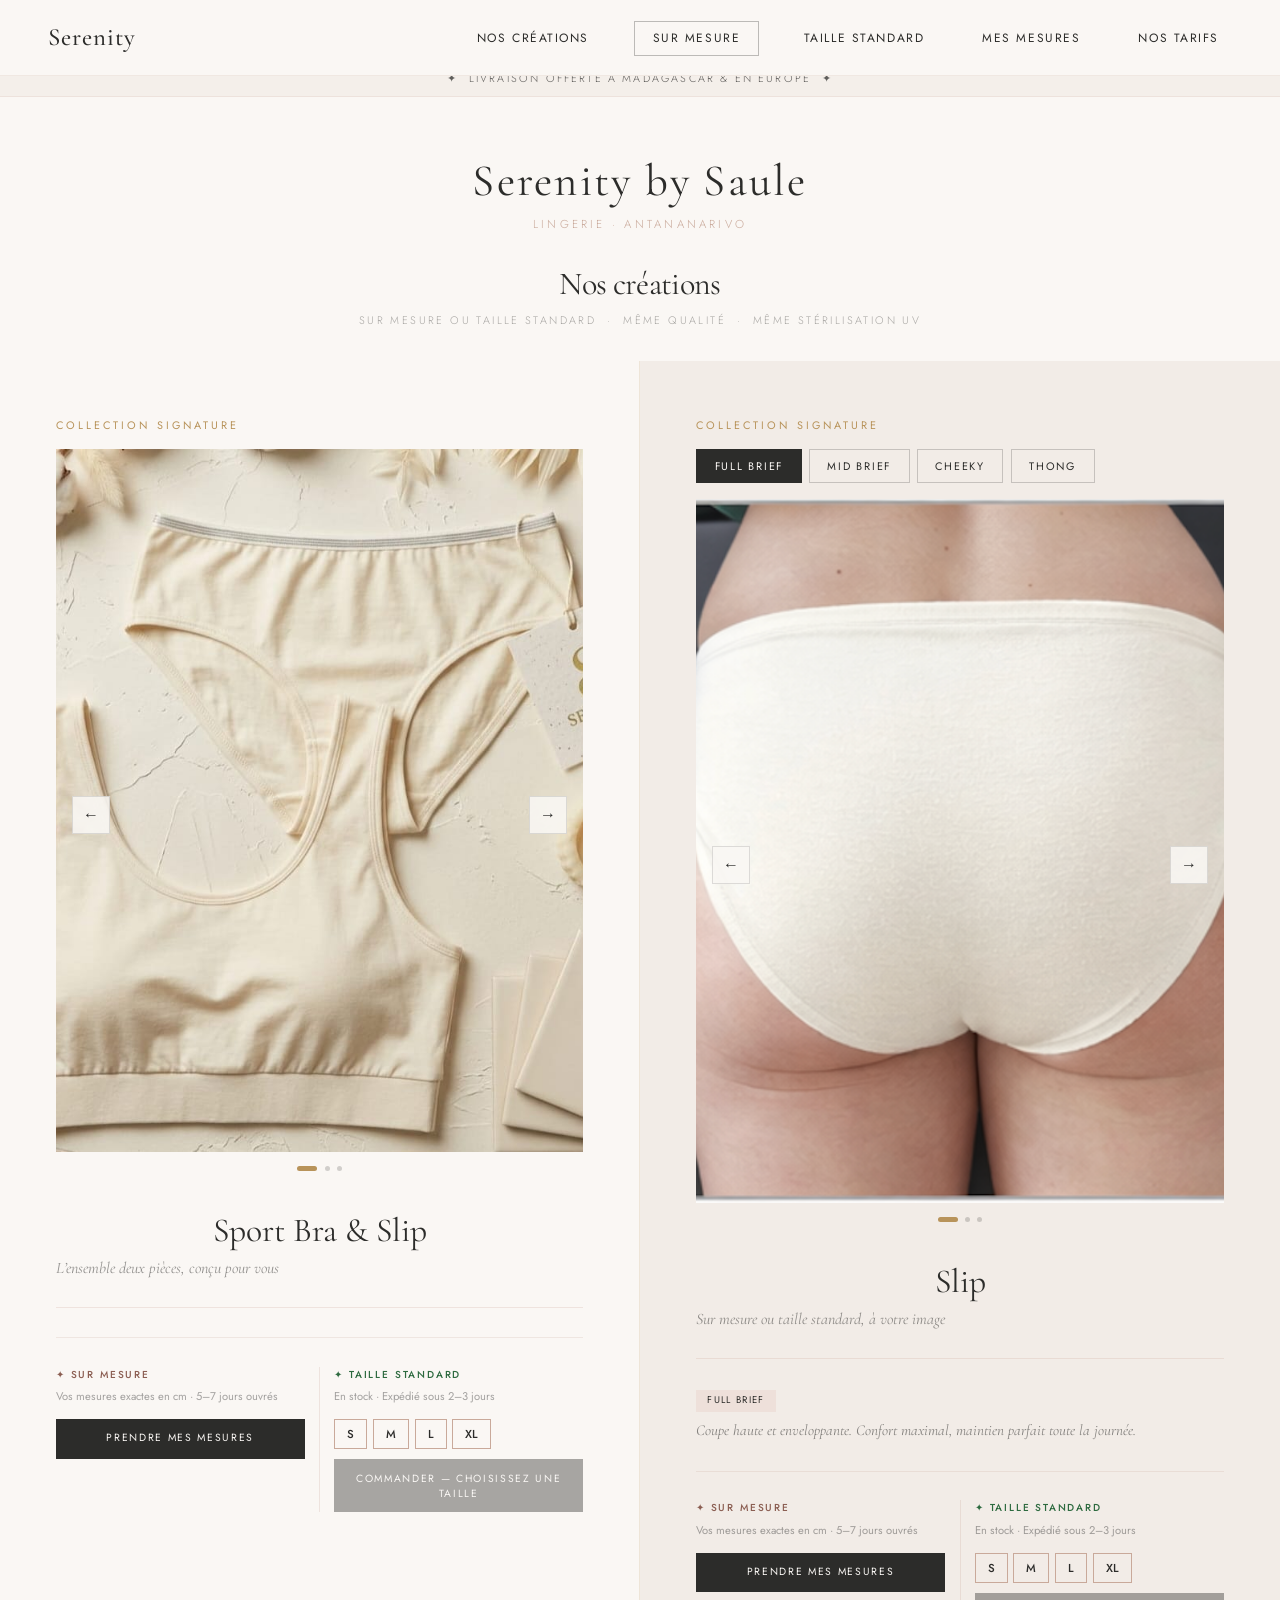
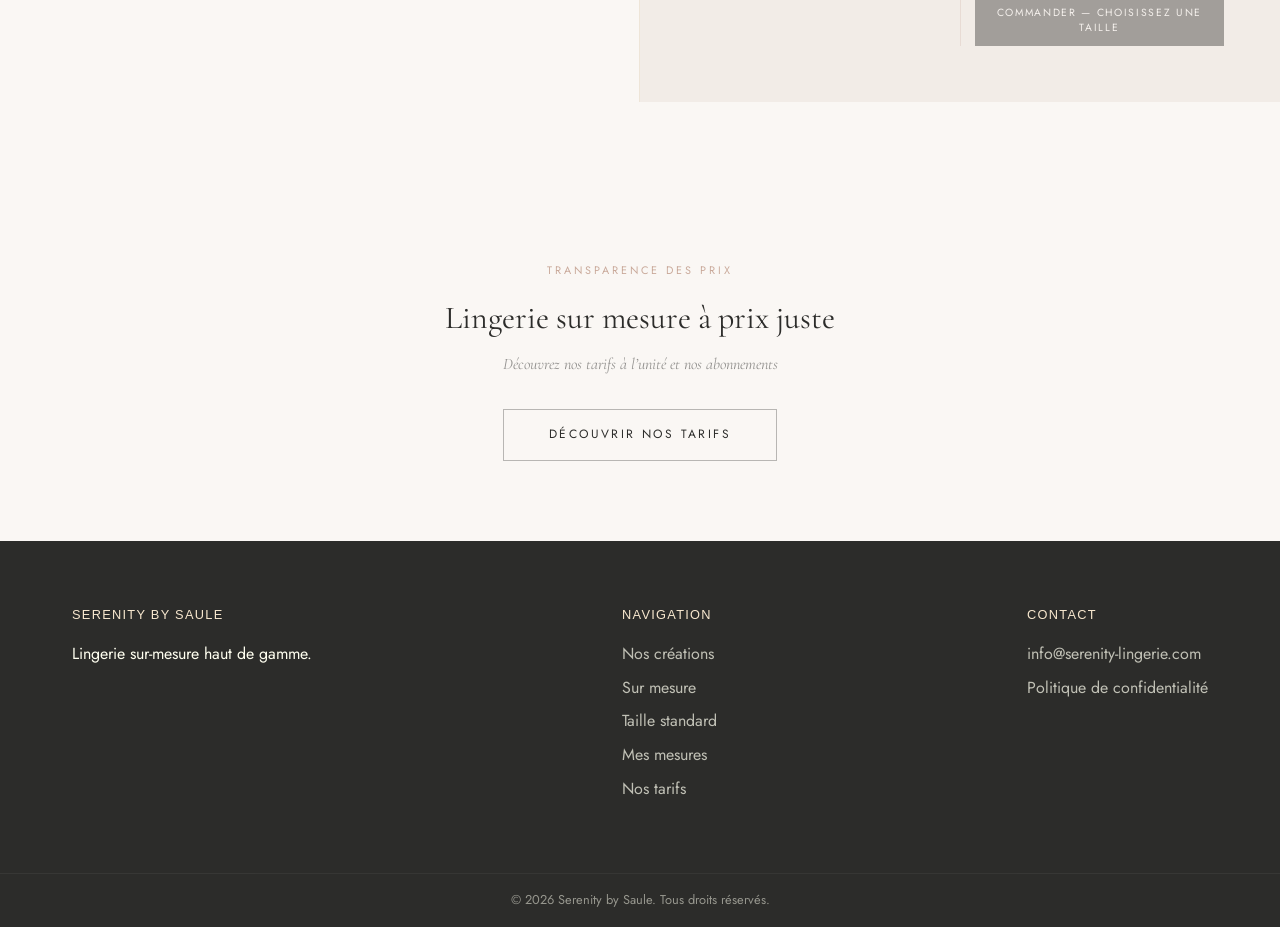
<file: new site/index.html>
<!DOCTYPE html>
<html lang="fr">

<head>
    <meta charset="UTF-8">
    <meta name="viewport" content="width=device-width, initial-scale=1.0">
    <title>Serenity Lingerie | Lingerie sur mesure &mdash; Antananarivo</title>
    <meta name="description" content="Serenity by Saule : lingerie de luxe sur mesure. Sport Bra &amp; Slip en coton jersey premium, st&eacute;rilis&eacute;s UV, con&ccedil;us uniquement pour vous. Antananarivo, Madagascar.">

    <!-- Meta Pixel Code -->
    <script>
    !function(f,b,e,v,n,t,s)
    {if(f.fbq)return;n=f.fbq=function(){n.callMethod?
    n.callMethod.apply(n,arguments):n.queue.push(arguments)};
    if(!f._fbq)f._fbq=n;n.push=n;n.loaded=!0;n.version='2.0';
    n.queue=[];t=b.createElement(e);t.async=!0;
    t.src=v;s=b.getElementsByTagName(e)[0];
    s.parentNode.insertBefore(t,s)}(window, document,'script',
    'https://connect.facebook.net/en_US/fbevents.js');
    fbq('init', '953611460562954');
    fbq('track', 'PageView');
    </script>
    <noscript><img height="1" width="1" style="display:none"
    src="https://www.facebook.com/tr?id=953611460562954&ev=PageView&noscript=1"/></noscript>
    <!-- End Meta Pixel Code -->

    <!-- Fonts -->
    <link rel="preconnect" href="https://fonts.googleapis.com">
    <link rel="preconnect" href="https://fonts.gstatic.com" crossorigin>
    <link href="https://fonts.googleapis.com/css2?family=Cormorant+Garamond:ital,wght@0,300;0,400;0,500;0,600;1,300;1,400&family=Jost:wght@300;400;500&display=swap" rel="stylesheet">

    <link rel="stylesheet" href="assets/css/style.css">

    <style>
        /* ================================================
           INDEX — Serenity by Saule
           Design : Luxe · Minimaliste · Editorial
        ================================================ */

        :root {
            --cream:      #FAF7F4;
            --cream-alt:  #F2ECE7;
            --rose:       #C9A99A;
            --rose-light: #EEE0DA;
            --gold:       #B8935A;
            --charcoal:   #2C2C2A;
        }

        body {
            font-family: 'Jost', sans-serif;
            background-color: var(--cream);
            color: var(--charcoal);
        }

        /* ---- NAVBAR ---- */
        .navbar {
            position: fixed;
            background-color: rgba(250, 247, 244, 0.96);
            backdrop-filter: blur(10px);
            border-bottom: 1px solid rgba(201, 169, 154, 0.2);
            padding: 1.1rem 3rem;
        }

        .logo {
            color: var(--charcoal);
            font-family: 'Cormorant Garamond', serif;
            font-size: 1.55rem;
            font-weight: 500;
            letter-spacing: 0.04em;
        }

        .nav-links a {
            background-color: transparent;
            color: var(--charcoal);
            border: 1px solid transparent;
            font-family: 'Jost', sans-serif;
            font-size: 0.75rem;
            letter-spacing: 0.13em;
            padding: 0.4rem 0.75rem;
            border-radius: 0;
        }

        .nav-links a:hover,
        .nav-links a.active {
            background-color: transparent;
            color: var(--gold);
            border-color: transparent;
        }

        /* Boutons d'action dans la navbar */
        .nav-links a.nav-cta-primary {
            background: var(--charcoal);
            color: var(--cream);
            border-color: var(--charcoal);
            padding: 0.45rem 1.1rem;
        }

        .nav-links a.nav-cta-primary:hover {
            background: var(--gold);
            color: var(--cream);
            border-color: var(--gold);
        }

        .nav-links a.nav-cta-secondary {
            border: 1px solid rgba(44, 44, 42, 0.3);
            color: var(--charcoal);
            padding: 0.45rem 1.1rem;
        }

        .nav-links a.nav-cta-secondary:hover {
            background: transparent;
            color: var(--gold);
            border-color: var(--gold);
        }

        /* ---- BANNIERE LIVRAISON ---- */
        .delivery-banner {
            background-color: var(--cream-alt);
            border-bottom: 1px solid rgba(201, 169, 154, 0.25);
            text-align: center;
            padding: 0.55rem 1rem;
            position: fixed;
            top: 61px; /* hauteur navbar */
            width: 100%;
            z-index: 99;
            font-family: 'Jost', sans-serif;
            font-size: 0.68rem;
            font-weight: 300;
            letter-spacing: 0.2em;
            text-transform: uppercase;
            color: var(--charcoal);
            opacity: 0.75;
        }

        /* ---- PAGE HEADER ---- */
        .prod-page-header {
            padding-top: calc(61px + 34px + 4.5rem); /* navbar + banniere + espace */
            padding-bottom: 3.5rem;
            text-align: center;
            background-color: var(--cream);
        }

        .prod-page-brand {
            font-family: 'Cormorant Garamond', serif;
            font-size: 2.8rem;
            font-weight: 400;
            color: var(--charcoal);
            letter-spacing: 0.05em;
            line-height: 1;
        }

        .prod-page-sub {
            font-family: 'Jost', sans-serif;
            font-size: 0.72rem;
            font-weight: 300;
            letter-spacing: 0.28em;
            text-transform: uppercase;
            color: var(--rose);
            margin-top: 0.7rem;
        }

        /* ---- PRODUCT SECTION ---- */
        .prod-section {
            padding: 5rem 0 6.5rem;
        }

        .prod-section--alt {
            background-color: var(--cream-alt);
        }

        .prod-layout {
            max-width: 1160px;
            margin: 0 auto;
            padding: 0 2.5rem;
            display: grid;
            grid-template-columns: 1fr 1fr;
            gap: 5rem;
            align-items: start;
        }

        /* ---- CAROUSEL ---- */
        .carousel-col {
            position: sticky;
            top: calc(61px + 34px + 16px);
        }

        .carousel {
            position: relative;
            overflow: hidden;
        }

        .carousel-slide {
            display: none;
            width: 100%;
            aspect-ratio: 3 / 4;
            flex-direction: column;
            align-items: center;
            justify-content: center;
            text-align: center;
            padding: 0;
            overflow: hidden;
        }

        .carousel-slide.is-active {
            display: flex;
            animation: carFadeIn 0.45s ease-out;
        }

        .carousel-img {
            width: 100%;
            height: 100%;
            object-fit: cover;
            display: block;
        }

        @keyframes carFadeIn {
            from { opacity: 0; transform: scale(1.015); }
            to   { opacity: 1; transform: scale(1); }
        }

        .slide-icon {
            opacity: 0.18;
            margin-bottom: 1.2rem;
        }

        .slide-label {
            font-family: 'Cormorant Garamond', serif;
            font-size: 1.5rem;
            font-weight: 300;
            color: var(--charcoal);
            letter-spacing: 0.08em;
            opacity: 0.45;
        }

        .slide-caption {
            font-family: 'Jost', sans-serif;
            font-size: 0.65rem;
            letter-spacing: 0.22em;
            text-transform: uppercase;
            color: var(--charcoal);
            opacity: 0.25;
            margin-top: 0.4rem;
        }

        .car-arrow {
            position: absolute;
            top: 50%;
            transform: translateY(-50%);
            background: rgba(250, 247, 244, 0.88);
            border: 1px solid rgba(44, 44, 42, 0.14);
            color: var(--charcoal);
            width: 38px;
            height: 38px;
            display: flex;
            align-items: center;
            justify-content: center;
            cursor: pointer;
            font-size: 1rem;
            transition: all 0.3s ease;
            z-index: 5;
        }

        .car-arrow:hover {
            background: var(--charcoal);
            color: var(--cream);
            border-color: var(--charcoal);
        }

        .car-arrow--prev { left: 1rem; }
        .car-arrow--next { right: 1rem; }

        .car-dots {
            display: flex;
            justify-content: center;
            align-items: center;
            gap: 0.45rem;
            padding: 0.9rem 0 0.6rem;
        }

        .car-dot {
            width: 5px;
            height: 5px;
            border-radius: 50%;
            background: rgba(44, 44, 42, 0.2);
            cursor: pointer;
            transition: all 0.3s ease;
            border: none;
            padding: 0;
        }

        .car-dot.is-active {
            background: var(--gold);
            width: 20px;
            border-radius: 3px;
        }

        /* ---- VARIANT SELECTOR ---- */
        .variant-selector {
            display: flex;
            gap: 0.45rem;
            margin-bottom: 1rem;
            flex-wrap: wrap;
        }

        .var-btn {
            font-family: 'Jost', sans-serif;
            font-size: 0.68rem;
            letter-spacing: 0.16em;
            text-transform: uppercase;
            padding: 0.5rem 1.1rem;
            border: 1px solid rgba(44, 44, 42, 0.22);
            background: transparent;
            color: var(--charcoal);
            cursor: pointer;
            transition: all 0.3s ease;
        }

        .var-btn:hover {
            border-color: var(--rose);
            color: var(--rose);
        }

        .var-btn.is-active {
            background: var(--charcoal);
            color: var(--cream);
            border-color: var(--charcoal);
        }

        /* ---- PRODUCT INFO ---- */
        .prod-info {
            padding-top: 0.5rem;
        }

        .prod-eyebrow {
            font-family: 'Jost', sans-serif;
            font-size: 0.68rem;
            letter-spacing: 0.28em;
            text-transform: uppercase;
            color: var(--gold);
            margin-bottom: 0.9rem;
        }

        .prod-title {
            font-family: 'Cormorant Garamond', serif;
            font-size: 3.4rem;
            font-weight: 400;
            color: var(--charcoal);
            line-height: 1.05;
            margin-bottom: 0.25rem;
            letter-spacing: -0.01em;
        }

        .prod-brand-line {
            font-family: 'Cormorant Garamond', serif;
            font-size: 1rem;
            font-style: italic;
            color: var(--rose);
            margin-bottom: 0.75rem;
        }

        .prod-subtitle {
            font-family: 'Cormorant Garamond', serif;
            font-size: 1.15rem;
            font-style: italic;
            font-weight: 300;
            color: rgba(44, 44, 42, 0.55);
            margin-bottom: 2.2rem;
            padding-bottom: 2.2rem;
            border-bottom: 1px solid rgba(201, 169, 154, 0.3);
        }

        .prod-desc {
            margin-bottom: 2rem;
        }

        .prod-desc > p {
            font-size: 0.9rem;
            line-height: 1.95;
            color: rgba(44, 44, 42, 0.78);
            margin-bottom: 1.4rem;
        }

        .prod-feature {
            margin-bottom: 1.1rem;
        }

        .prod-feature-title {
            font-family: 'Jost', sans-serif;
            font-size: 0.82rem;
            font-weight: 500;
            color: var(--charcoal);
            letter-spacing: 0.04em;
            margin-bottom: 0.2rem;
        }

        .prod-feature-text {
            font-size: 0.86rem;
            line-height: 1.75;
            color: rgba(44, 44, 42, 0.65);
        }

        .prod-closing {
            font-family: 'Cormorant Garamond', serif;
            font-size: 1rem;
            font-style: italic;
            color: rgba(44, 44, 42, 0.5);
            line-height: 1.7;
            margin-top: 1.6rem;
            padding-top: 1.4rem;
            border-top: 1px solid rgba(201, 169, 154, 0.2);
        }

        .variant-tag {
            display: inline-block;
            font-family: 'Jost', sans-serif;
            font-size: 0.65rem;
            letter-spacing: 0.18em;
            text-transform: uppercase;
            padding: 0.3rem 0.85rem;
            background: var(--rose-light);
            color: var(--charcoal);
            margin-bottom: 0.8rem;
        }

        .variant-desc {
            font-family: 'Cormorant Garamond', serif;
            font-size: 1.08rem;
            font-style: italic;
            color: rgba(44, 44, 42, 0.68);
            line-height: 1.65;
            margin-bottom: 1.8rem;
            padding: 1rem 1.3rem;
            border-left: 2px solid var(--rose);
            background: rgba(201, 169, 154, 0.06);
        }

        .prod-badges {
            display: flex;
            flex-wrap: wrap;
            gap: 0.45rem;
            margin-bottom: 2.8rem;
        }

        .badge {
            font-family: 'Jost', sans-serif;
            font-size: 0.63rem;
            letter-spacing: 0.13em;
            text-transform: uppercase;
            padding: 0.32rem 0.85rem;
            border: 1px solid rgba(184, 147, 90, 0.38);
            color: var(--gold);
        }

        .prod-actions {
            display: flex;
            flex-direction: column;
            gap: 0.75rem;
        }

        .prod-btn-primary {
            display: block;
            text-align: center;
            padding: 1.05rem 2rem;
            background: var(--charcoal);
            color: var(--cream);
            font-family: 'Jost', sans-serif;
            font-size: 0.75rem;
            letter-spacing: 0.2em;
            text-transform: uppercase;
            text-decoration: none;
            transition: background 0.35s ease, color 0.35s ease;
        }

        .prod-btn-primary:hover {
            background: var(--gold);
            color: var(--cream);
        }

        .prod-btn-secondary {
            display: block;
            text-align: center;
            padding: 1.05rem 2rem;
            background: transparent;
            color: var(--charcoal);
            font-family: 'Jost', sans-serif;
            font-size: 0.75rem;
            letter-spacing: 0.2em;
            text-transform: uppercase;
            text-decoration: none;
            border: 1px solid rgba(44, 44, 42, 0.32);
            transition: all 0.35s ease;
        }

        .prod-btn-secondary:hover {
            background: var(--charcoal);
            color: var(--cream);
            border-color: var(--charcoal);
        }

        .prod-hint-link {
            display: block;
            text-align: center;
            margin-top: 0.9rem;
            font-family: 'Jost', sans-serif;
            font-size: 0.72rem;
            font-style: italic;
            color: rgba(44, 44, 42, 0.4);
            text-decoration: none;
            letter-spacing: 0.04em;
            transition: color 0.2s ease;
        }

        .prod-hint-link:hover {
            color: var(--rose);
            text-decoration: underline;
        }

        /* ---- SEPARATEUR ---- */
        .prod-separator {
            max-width: 1160px;
            margin: 0 auto;
            padding: 0 2.5rem;
            display: flex;
            align-items: center;
            gap: 1.5rem;
        }

        .sep-line {
            flex: 1;
            height: 1px;
            background: rgba(201, 169, 154, 0.3);
        }

        .sep-ornament {
            font-family: 'Cormorant Garamond', serif;
            font-size: 1.1rem;
            color: var(--gold);
            opacity: 0.55;
            line-height: 1;
        }

        /* ---- BLOC TARIFS ---- */
        .tarifs-cta {
            padding: 5rem 2.5rem;
            text-align: center;
            background-color: var(--cream);
        }

        .tarifs-cta-label {
            font-family: 'Jost', sans-serif;
            font-size: 0.68rem;
            letter-spacing: 0.28em;
            text-transform: uppercase;
            color: var(--rose);
            margin-bottom: 0.8rem;
        }

        .tarifs-cta-title {
            font-family: 'Cormorant Garamond', serif;
            font-size: 2rem;
            font-weight: 400;
            color: var(--charcoal);
            margin-bottom: 0.5rem;
        }

        .tarifs-cta-sub {
            font-family: 'Cormorant Garamond', serif;
            font-size: 1rem;
            font-style: italic;
            color: rgba(44, 44, 42, 0.5);
            margin-bottom: 2rem;
        }

        .tarifs-btn {
            display: inline-block;
            padding: 0.95rem 2.8rem;
            background: transparent;
            color: var(--charcoal);
            font-family: 'Jost', sans-serif;
            font-size: 0.75rem;
            letter-spacing: 0.2em;
            text-transform: uppercase;
            text-decoration: none;
            border: 1px solid rgba(44, 44, 42, 0.32);
            transition: all 0.35s ease;
        }

        .tarifs-btn:hover {
            background: var(--charcoal);
            color: var(--cream);
            border-color: var(--charcoal);
        }

        /* ---- EXPERIENCE SECTION ---- */
        .experience-intro {
            padding-top: calc(61px + 34px + 4rem);
            padding-bottom: 2rem;
            text-align: center;
            background-color: var(--cream);
            padding-left: 2.5rem;
            padding-right: 2.5rem;
        }

        .experience-intro-title {
            font-family: 'Cormorant Garamond', serif;
            font-size: 2rem;
            font-weight: 400;
            color: var(--charcoal);
            margin: 2rem 0 0.5rem;
            line-height: 1.2;
        }

        .experience-intro-sub {
            font-family: 'Jost', sans-serif;
            font-size: 0.68rem;
            font-weight: 300;
            letter-spacing: 0.22em;
            text-transform: uppercase;
            color: rgba(44, 44, 42, 0.4);
        }

        .experience-grid {
            display: grid;
            grid-template-columns: 1fr 1fr;
            background: var(--cream);
            padding-bottom: 5rem;
        }

        .exp-col {
            padding: 3.5rem 3.5rem;
        }

        .exp-col--bespoke {
            background: var(--cream);
            border-right: 1px solid rgba(184, 147, 90, 0.18);
        }

        .exp-col--standard {
            background: var(--cream-alt);
        }

        .exp-badge {
            display: inline-flex;
            align-items: center;
            gap: 0.35rem;
            font-family: 'Jost', sans-serif;
            font-size: 0.62rem;
            letter-spacing: 0.15em;
            text-transform: uppercase;
            padding: 0.28rem 0.8rem;
            margin-bottom: 1.4rem;
        }

        .exp-badge--bespoke {
            background: #F0E6D3;
            color: #8B5E52;
        }

        .exp-badge--stock {
            background: #E8F4EC;
            color: #2D6A3F;
        }

        .exp-col-title {
            font-family: 'Cormorant Garamond', serif;
            font-size: 2.1rem;
            font-weight: 400;
            color: var(--charcoal);
            line-height: 1.1;
            margin-bottom: 0.4rem;
        }

        .exp-col-sub {
            font-family: 'Cormorant Garamond', serif;
            font-size: 1rem;
            font-style: italic;
            color: rgba(44, 44, 42, 0.5);
            margin-bottom: 1.6rem;
            padding-bottom: 1.6rem;
            border-bottom: 1px solid rgba(201, 169, 154, 0.25);
        }

        .exp-points {
            list-style: none;
            padding: 0;
            margin: 0 0 2rem;
        }

        .exp-points li {
            font-family: 'Jost', sans-serif;
            font-size: 0.82rem;
            font-weight: 300;
            color: rgba(44, 44, 42, 0.68);
            padding: 0.3rem 0 0.3rem 1rem;
            position: relative;
            line-height: 1.55;
        }

        .exp-col--bespoke .exp-points li::before {
            content: '\00b7';
            position: absolute;
            left: 0;
            color: var(--gold);
            font-size: 1.3rem;
            line-height: 1;
        }

        .exp-col--standard .exp-points li::before {
            content: '\00b7';
            position: absolute;
            left: 0;
            color: #2D6A3F;
            font-size: 1.3rem;
            line-height: 1;
        }

        /* ---- SIZE PILLS ---- */
        .size-selector {
            margin-bottom: 1.5rem;
        }

        .size-selector-label {
            font-family: 'Jost', sans-serif;
            font-size: 0.65rem;
            letter-spacing: 0.2em;
            text-transform: uppercase;
            color: rgba(44, 44, 42, 0.45);
            margin-bottom: 0.65rem;
        }

        .size-pills {
            display: flex;
            gap: 0.5rem;
            flex-wrap: wrap;
        }

        .size-pill {
            font-family: 'Jost', sans-serif;
            font-size: 0.8rem;
            font-weight: 500;
            letter-spacing: 0.06em;
            padding: 0.5rem 1.1rem;
            border: 1px solid var(--rose);
            background: transparent;
            color: var(--charcoal);
            cursor: pointer;
            transition: all 0.2s ease;
        }

        .size-pill:hover {
            border-color: #2D6A3F;
            color: #2D6A3F;
        }

        .size-pill.is-active {
            background: var(--charcoal);
            color: var(--cream);
            border-color: var(--charcoal);
        }

        /* ---- SECTION CHOIX SUR MESURE / STANDARD ---- */
        .prod-choice-section {
            display: grid;
            grid-template-columns: 1fr auto 1fr;
            align-items: start;
            margin-top: 1.8rem;
            padding-top: 1.8rem;
            border-top: 1px solid rgba(201, 169, 154, 0.22);
        }

        .prod-choice-option {
            padding: 0 0.9rem;
        }

        .prod-choice-option:first-child { padding-left: 0; }
        .prod-choice-option:last-child  { padding-right: 0; }

        .prod-choice-divider {
            width: 1px;
            background: rgba(201, 169, 154, 0.25);
            align-self: stretch;
        }

        .prod-choice-type {
            font-family: 'Jost', sans-serif;
            font-size: 0.63rem;
            letter-spacing: 0.18em;
            text-transform: uppercase;
            font-weight: 500;
            margin-bottom: 0.35rem;
        }

        .prod-choice-type--bespoke  { color: #8B5E52; }
        .prod-choice-type--standard { color: #2D6A3F; }

        .prod-choice-desc {
            font-family: 'Jost', sans-serif;
            font-size: 0.7rem;
            color: rgba(44, 44, 42, 0.42);
            margin-bottom: 0.85rem;
            line-height: 1.5;
        }

        .prod-choice-btn-bespoke {
            display: block;
            padding: 0.72rem 0.9rem;
            background: var(--charcoal);
            color: var(--cream);
            font-family: 'Jost', sans-serif;
            font-size: 0.65rem;
            letter-spacing: 0.16em;
            text-transform: uppercase;
            text-decoration: none;
            text-align: center;
            transition: background 0.3s ease;
        }

        .prod-choice-btn-bespoke:hover {
            background: var(--gold);
            color: var(--cream);
        }

        .prod-choice-btn-standard {
            display: block;
            width: 100%;
            padding: 0.72rem 0.9rem;
            background: var(--charcoal);
            color: var(--cream);
            font-family: 'Jost', sans-serif;
            font-size: 0.65rem;
            letter-spacing: 0.16em;
            text-transform: uppercase;
            border: none;
            cursor: pointer;
            transition: background 0.3s ease;
            text-align: center;
            margin-top: 0.65rem;
        }

        .prod-choice-btn-standard:hover:not([disabled]) { background: #2D6A3F; }
        .prod-choice-btn-standard[disabled] { opacity: 0.4; cursor: not-allowed; }

        /* ---- SIZE PILLS COMPACTS ---- */
        .size-pills-sm {
            display: flex;
            gap: 0.35rem;
            flex-wrap: wrap;
        }

        .size-pill-sm {
            font-family: 'Jost', sans-serif;
            font-size: 0.72rem;
            font-weight: 500;
            padding: 0.38rem 0.75rem;
            border: 1px solid var(--rose);
            background: transparent;
            color: var(--charcoal);
            cursor: pointer;
            transition: all 0.2s ease;
        }

        .size-pill-sm:hover {
            border-color: #2D6A3F;
            color: #2D6A3F;
        }

        .size-pill-sm.is-active {
            background: var(--charcoal);
            color: var(--cream);
            border-color: var(--charcoal);
        }

        /* ---- VARIANTE SLIP (mini info) ---- */
        .slip-variant-info {
            margin-bottom: 1.2rem;
        }

        .slip-variant-tag-sm {
            display: inline-block;
            font-family: 'Jost', sans-serif;
            font-size: 0.6rem;
            letter-spacing: 0.14em;
            text-transform: uppercase;
            padding: 0.22rem 0.7rem;
            background: var(--rose-light);
            color: var(--charcoal);
            margin-bottom: 0.35rem;
        }

        .slip-variant-text-sm {
            font-family: 'Cormorant Garamond', serif;
            font-size: 0.95rem;
            font-style: italic;
            color: rgba(44, 44, 42, 0.55);
            line-height: 1.6;
        }

        /* ---- FOOTER ---- */
        .footer {
            background-color: var(--charcoal);
        }

        /* ---- RESPONSIVE ---- */
        @media (max-width: 900px) {
            .experience-grid {
                grid-template-columns: 1fr;
                padding-bottom: 3rem;
            }

            .exp-col--bespoke {
                border-right: none;
                border-top: 1px solid rgba(201, 169, 154, 0.2);
                order: 2;
            }

            .exp-col--standard {
                order: 1;
            }

            .exp-col {
                padding: 2.5rem 1.5rem;
            }

            .prod-choice-section {
                grid-template-columns: 1fr;
            }

            .prod-choice-divider {
                height: 1px;
                width: 100%;
            }

            .prod-choice-option {
                padding: 0;
                padding-top: 1rem;
            }

            .prod-choice-option:first-child { padding-top: 0; }

            .experience-intro {
                padding-left: 1.5rem;
                padding-right: 1.5rem;
                padding-top: calc(58px + 30px + 2.5rem);
            }
        }

        @media (max-width: 768px) {
            .navbar {
                padding: 1rem 1.2rem;
            }

            .delivery-banner {
                top: 58px;
                font-size: 0.6rem;
                letter-spacing: 0.12em;
                padding: 0.5rem 0.8rem;
            }

            .prod-btn-primary,
            .prod-btn-secondary {
                width: 100%;
            }

            .var-btn {
                flex: 1;
                min-width: 70px;
                text-align: center;
            }

            .tarifs-cta {
                padding: 3.5rem 1.3rem;
            }

            .tarifs-btn {
                width: 100%;
                text-align: center;
            }

            .order-std-btn {
                width: 100%;
            }
        }
    </style>
</head>

<body>

    <!-- Navigation -->
    <nav class="navbar">
        <a href="index.html" class="logo">Serenity</a>
        <ul class="nav-links">
            <li><a href="#produits">Nos cr&eacute;ations</a></li>
            <li><a href="order.html" class="nav-cta-secondary">Sur mesure</a></li>
            <li><a href="shop.html">Taille standard</a></li>
            <li><a href="measurement.html">Mes mesures</a></li>
            <li><a href="pricing.html">Nos tarifs</a></li>
        </ul>
        <div class="mobile-menu-toggle">&#9776;</div>
    </nav>

    <!-- Banniere livraison -->
    <div class="delivery-banner">
        &#10022;&nbsp; Livraison offerte &agrave; Madagascar &amp; en Europe &nbsp;&#10022;
    </div>

    <!-- En-tête expérience -->
    <div class="experience-intro" id="produits">
        <div class="prod-page-brand">Serenity by Saule</div>
        <div class="prod-page-sub">Lingerie &middot; Antananarivo</div>
        <h1 class="experience-intro-title">Nos cr&eacute;ations</h1>
        <p class="experience-intro-sub">Sur mesure ou taille standard &nbsp;&middot;&nbsp; M&ecirc;me qualit&eacute; &nbsp;&middot;&nbsp; M&ecirc;me st&eacute;rilisation UV</p>
    </div>

    <!-- Grille deux colonnes -->
    <div class="experience-grid">

        <!-- ===== GAUCHE : Sur mesure ===== -->
        <div class="exp-col exp-col--bespoke">

            <div class="prod-eyebrow">Collection Signature</div>

            <!-- Carousel Sport Bra & Slip -->
            <div class="carousel" id="bra-carousel" style="margin-bottom: 2rem;">
                <div class="carousel-slide is-active">
                    <img src="assets/images/bra-creme.jpg" alt="Sport Bra &amp; Slip &mdash; Coloris cr&egrave;me" class="carousel-img">
                </div>
                <div class="carousel-slide">
                    <img src="assets/images/bra-prune.jpg" alt="Sport Bra &amp; Slip &mdash; Coloris prune" class="carousel-img">
                </div>
                <div class="carousel-slide">
                    <img src="assets/images/bra-marine.jpg" alt="Sport Bra &amp; Slip &mdash; Coloris marine" class="carousel-img">
                </div>
                <button class="car-arrow car-arrow--prev" data-car="bra">&#8592;</button>
                <button class="car-arrow car-arrow--next" data-car="bra">&#8594;</button>
                <div class="car-dots" id="bra-dots">
                    <button class="car-dot is-active" data-car="bra" data-idx="0"></button>
                    <button class="car-dot"           data-car="bra" data-idx="1"></button>
                    <button class="car-dot"           data-car="bra" data-idx="2"></button>
                </div>
            </div>

            <h2 class="exp-col-title">Sport Bra &amp; Slip</h2>
            <p class="exp-col-sub">L&rsquo;ensemble deux pi&egrave;ces, con&ccedil;u pour vous</p>

            <div class="prod-choice-section">

                <!-- Sur mesure -->
                <div class="prod-choice-option">
                    <div class="prod-choice-type prod-choice-type--bespoke">&#10022; Sur mesure</div>
                    <p class="prod-choice-desc">Vos mesures exactes en cm &middot; 5&ndash;7 jours ouvr&eacute;s</p>
                    <a href="measurement.html" class="prod-choice-btn-bespoke">Prendre mes mesures</a>
                </div>

                <div class="prod-choice-divider"></div>

                <!-- Taille standard -->
                <div class="prod-choice-option">
                    <div class="prod-choice-type prod-choice-type--standard">&#10022; Taille standard</div>
                    <p class="prod-choice-desc">En stock &middot; Exp&eacute;di&eacute; sous 2&ndash;3 jours</p>
                    <div class="size-pills-sm">
                        <button class="size-pill-sm" data-product="bra" data-size="S"  onclick="selectProductSize('bra','S',this)">S</button>
                        <button class="size-pill-sm" data-product="bra" data-size="M"  onclick="selectProductSize('bra','M',this)">M</button>
                        <button class="size-pill-sm" data-product="bra" data-size="L"  onclick="selectProductSize('bra','L',this)">L</button>
                        <button class="size-pill-sm" data-product="bra" data-size="XL" onclick="selectProductSize('bra','XL',this)">XL</button>
                    </div>
                    <button class="prod-choice-btn-standard" id="std-order-btn-bra" disabled>
                        Commander &mdash; choisissez une taille
                    </button>
                </div>

            </div>

        </div>

        <!-- ===== DROITE : Taille standard ===== -->
        <div class="exp-col exp-col--standard">

            <div class="prod-eyebrow">Collection Signature</div>

            <!-- S&eacute;lecteur variante + Carousel Slip -->
            <div style="margin-bottom: 2rem;">
                <div class="variant-selector">
                    <button class="var-btn is-active" data-variant="full-brief">Full Brief</button>
                    <button class="var-btn"           data-variant="mid-brief">Mid Brief</button>
                    <button class="var-btn"           data-variant="cheeky">Cheeky</button>
                    <button class="var-btn"           data-variant="thong">Thong</button>
                </div>

                <div class="carousel" id="slip-carousel">
                    <!-- FULL BRIEF -->
                    <div class="carousel-slide is-active" data-variant="full-brief">
                        <img src="assets/images/slip-fullbrief-creme.jpg" alt="Slip Full Brief &mdash; Cr&egrave;me" class="carousel-img">
                    </div>
                    <div class="carousel-slide" data-variant="full-brief">
                        <img src="assets/images/slip-fullbrief-prune.jpg" alt="Slip Full Brief &mdash; Prune" class="carousel-img">
                    </div>
                    <div class="carousel-slide" data-variant="full-brief">
                        <img src="assets/images/slip-fullbrief-marine.jpg" alt="Slip Full Brief &mdash; Marine" class="carousel-img">
                    </div>
                    <!-- MID BRIEF -->
                    <div class="carousel-slide" data-variant="mid-brief">
                        <img src="assets/images/slip-midbrief-creme.jpg" alt="Slip Mid Brief &mdash; Cr&egrave;me" class="carousel-img">
                    </div>
                    <div class="carousel-slide" data-variant="mid-brief">
                        <img src="assets/images/slip-midbrief-prune.jpg" alt="Slip Mid Brief &mdash; Prune" class="carousel-img">
                    </div>
                    <div class="carousel-slide" data-variant="mid-brief">
                        <img src="assets/images/slip-midbrief-marine.jpg" alt="Slip Mid Brief &mdash; Marine" class="carousel-img">
                    </div>
                    <!-- CHEEKY -->
                    <div class="carousel-slide" data-variant="cheeky">
                        <img src="assets/images/slip-cheeky-creme.jpg" alt="Slip Cheeky &mdash; Cr&egrave;me" class="carousel-img">
                    </div>
                    <div class="carousel-slide" data-variant="cheeky">
                        <img src="assets/images/slip-cheeky-prune.jpg" alt="Slip Cheeky &mdash; Prune" class="carousel-img">
                    </div>
                    <div class="carousel-slide" data-variant="cheeky">
                        <img src="assets/images/slip-cheeky-marine.jpg" alt="Slip Cheeky &mdash; Marine" class="carousel-img">
                    </div>
                    <!-- THONG -->
                    <div class="carousel-slide" data-variant="thong">
                        <img src="assets/images/slip-thong-creme.jpg" alt="Slip Thong &mdash; Cr&egrave;me" class="carousel-img">
                    </div>
                    <div class="carousel-slide" data-variant="thong">
                        <img src="assets/images/slip-thong-prune.jpg" alt="Slip Thong &mdash; Prune" class="carousel-img">
                    </div>
                    <div class="carousel-slide" data-variant="thong">
                        <img src="assets/images/slip-thong-marine.jpg" alt="Slip Thong &mdash; Marine" class="carousel-img">
                    </div>
                    <button class="car-arrow car-arrow--prev" data-car="slip">&#8592;</button>
                    <button class="car-arrow car-arrow--next" data-car="slip">&#8594;</button>
                    <div class="car-dots" id="slip-dots">
                        <button class="car-dot is-active" data-car="slip" data-idx="0"></button>
                        <button class="car-dot"           data-car="slip" data-idx="1"></button>
                        <button class="car-dot"           data-car="slip" data-idx="2"></button>
                    </div>
                </div>
            </div>

            <h2 class="exp-col-title">Slip</h2>
            <p class="exp-col-sub">Sur mesure ou taille standard, &agrave; votre image</p>

            <!-- Description variante active -->
            <div class="slip-variant-info">
                <span class="slip-variant-tag-sm" id="slip-variant-tag">Full Brief</span>
                <div class="slip-variant-text-sm" id="slip-variant-text">Coupe haute et enveloppante. Confort maximal, maintien parfait toute la journ&eacute;e.</div>
            </div>

            <div class="prod-choice-section">

                <!-- Sur mesure -->
                <div class="prod-choice-option">
                    <div class="prod-choice-type prod-choice-type--bespoke">&#10022; Sur mesure</div>
                    <p class="prod-choice-desc">Vos mesures exactes en cm &middot; 5&ndash;7 jours ouvr&eacute;s</p>
                    <a href="measurement.html" class="prod-choice-btn-bespoke">Prendre mes mesures</a>
                </div>

                <div class="prod-choice-divider"></div>

                <!-- Taille standard -->
                <div class="prod-choice-option">
                    <div class="prod-choice-type prod-choice-type--standard">&#10022; Taille standard</div>
                    <p class="prod-choice-desc">En stock &middot; Exp&eacute;di&eacute; sous 2&ndash;3 jours</p>
                    <div class="size-pills-sm">
                        <button class="size-pill-sm" data-product="slip" data-size="S"  onclick="selectProductSize('slip','S',this)">S</button>
                        <button class="size-pill-sm" data-product="slip" data-size="M"  onclick="selectProductSize('slip','M',this)">M</button>
                        <button class="size-pill-sm" data-product="slip" data-size="L"  onclick="selectProductSize('slip','L',this)">L</button>
                        <button class="size-pill-sm" data-product="slip" data-size="XL" onclick="selectProductSize('slip','XL',this)">XL</button>
                    </div>
                    <button class="prod-choice-btn-standard" id="std-order-btn-slip" disabled>
                        Commander &mdash; choisissez une taille
                    </button>
                </div>

            </div>

        </div>

    </div>


    <!-- Bouton Tarifs -->
    <div class="tarifs-cta">
        <div class="tarifs-cta-label">Transparence des prix</div>
        <div class="tarifs-cta-title">Lingerie sur mesure &agrave; prix juste</div>
        <div class="tarifs-cta-sub">D&eacute;couvrez nos tarifs &agrave; l&rsquo;unit&eacute; et nos abonnements</div>
        <a href="pricing.html" class="tarifs-btn">D&eacute;couvrir nos tarifs</a>
    </div>


    <!-- Footer -->
    <footer class="footer">
        <div class="container footer-content">
            <div class="footer-col">
                <h4>Serenity by Saule</h4>
                <p>Lingerie sur-mesure haut de gamme.</p>
            </div>
            <div class="footer-col">
                <h4>Navigation</h4>
                <a href="#produits">Nos cr&eacute;ations</a>
                <a href="order.html">Sur mesure</a>
                <a href="shop.html">Taille standard</a>
                <a href="measurement.html">Mes mesures</a>
                <a href="pricing.html">Nos tarifs</a>
            </div>
            <div class="footer-col">
                <h4>Contact</h4>
                <a href="mailto:info@serenity-lingerie.com">info@serenity-lingerie.com</a>
                <a href="privacy.html">Politique de confidentialit&eacute;</a>
            </div>
        </div>
        <div class="footer-bottom">&copy; 2026 Serenity by Saule. Tous droits r&eacute;serv&eacute;s.</div>
    </footer>

    <script src="assets/js/main.js"></script>

    <script>
        /* ================================================
           CAROUSEL ENGINE — Serenity by Saule
        ================================================ */

        var state = {
            bra:  { current: 0 },
            slip: { current: 0, variant: 'full-brief' }
        };

        function getSlides(carId) {
            if (carId === 'slip') {
                return [...document.querySelectorAll(
                    '#slip-carousel .carousel-slide[data-variant="' + state.slip.variant + '"]'
                )];
            }
            return [...document.querySelectorAll('#' + carId + '-carousel .carousel-slide')];
        }

        function getDots(carId) {
            return [...document.querySelectorAll('#' + carId + '-dots .car-dot')];
        }

        function goTo(carId, index) {
            var slides = getSlides(carId);
            var dots   = getDots(carId);
            var total  = slides.length;
            index = ((index % total) + total) % total;

            if (carId === 'slip') {
                document.querySelectorAll('#slip-carousel .carousel-slide')
                    .forEach(function(s) { s.classList.remove('is-active'); });
            } else {
                slides.forEach(function(s) { s.classList.remove('is-active'); });
            }
            dots.forEach(function(d) { d.classList.remove('is-active'); });
            slides[index].classList.add('is-active');
            if (dots[index]) dots[index].classList.add('is-active');
            state[carId].current = index;
        }

        document.querySelectorAll('.car-arrow').forEach(function(btn) {
            btn.addEventListener('click', function() {
                var carId = btn.dataset.car;
                var dir   = btn.classList.contains('car-arrow--next') ? 1 : -1;
                goTo(carId, state[carId].current + dir);
            });
        });

        document.addEventListener('click', function(e) {
            if (!e.target.classList.contains('car-dot')) return;
            var carId = e.target.dataset.car;
            var idx   = parseInt(e.target.dataset.idx, 10);
            if (carId && !isNaN(idx)) goTo(carId, idx);
        });

        /* ---- VARIANT SWITCHER ---- */
        var variantData = {
            'full-brief': {
                tag:  'Full Brief',
                desc: 'Coupe haute et enveloppante. Confort maximal, maintien parfait toute la journ\u00e9e. La coupe id\u00e9ale pour le quotidien \u2014 couverture totale, sensation de s\u00e9curit\u00e9 absolue.'
            },
            'mid-brief': {
                tag:  'Mid Brief',
                desc: 'La coupe \u00e9quilibr\u00e9e \u2014 ni trop haute, ni trop basse. Silhouette naturelle et libert\u00e9 de mouvement assur\u00e9e. Pour celles qui cherchent le juste milieu entre confort et l\u00e9g\u00e8ret\u00e9.'
            },
            'cheeky': {
                tag:  'Cheeky',
                desc: 'Une coupe courte et s\u00e9duisante qui r\u00e9v\u00e8le l\u00e9g\u00e8rement les courbes. Moderne, minimaliste, irr\u00e9sistible. Parfaite pour les journ\u00e9es o\u00f9 vous voulez vous sentir aussi belle que libre.'
            },
            'thong': {
                tag:  'Thong',
                desc: 'Invisible sous les v\u00eatements, imperceptible sur la peau. La finesse au service du confort absolu. Z\u00e9ro marque, z\u00e9ro contrainte \u2014 pour une libert\u00e9 totale dans chaque tenue.'
            }
        };

        document.querySelectorAll('.var-btn').forEach(function(btn) {
            btn.addEventListener('click', function() {
                var variant = btn.dataset.variant;
                document.querySelectorAll('.var-btn')
                    .forEach(function(b) { b.classList.remove('is-active'); });
                btn.classList.add('is-active');
                state.slip.variant = variant;
                state.slip.current = 0;
                document.querySelectorAll('#slip-carousel .carousel-slide')
                    .forEach(function(s) { s.classList.remove('is-active'); });
                rebuildDots(variant);
                goTo('slip', 0);
                var data = variantData[variant];
                document.getElementById('slip-variant-tag').textContent  = data.tag;
                document.getElementById('slip-variant-text').textContent = data.desc;
            });
        });

        function rebuildDots(variant) {
            var count = document.querySelectorAll(
                '#slip-carousel .carousel-slide[data-variant="' + variant + '"]'
            ).length;
            var container = document.getElementById('slip-dots');
            container.innerHTML = '';
            for (var i = 0; i < count; i++) {
                var dot = document.createElement('button');
                dot.className   = 'car-dot' + (i === 0 ? ' is-active' : '');
                dot.dataset.car = 'slip';
                dot.dataset.idx = i;
                container.appendChild(dot);
            }
        }

        /* ---- SIZE PILLS — Taille standard (par produit) ---- */
        var selectedBraSize  = null;
        var selectedSlipSize = null;

        function selectProductSize(product, size, btn) {
            if (product === 'bra') selectedBraSize  = size;
            else                   selectedSlipSize = size;

            document.querySelectorAll('.size-pill-sm[data-product="' + product + '"]').forEach(function(p) {
                p.classList.remove('is-active');
            });
            btn.classList.add('is-active');

            var orderBtn = document.getElementById('std-order-btn-' + product);
            orderBtn.disabled = false;
            orderBtn.textContent = 'Commander \u2014 Taille ' + size;
            orderBtn.onclick = function() {
                window.location.href = 'shop.html?product=' + product + '&size=' + size;
            };
        }
    </script>

</body>
</html>
</file>
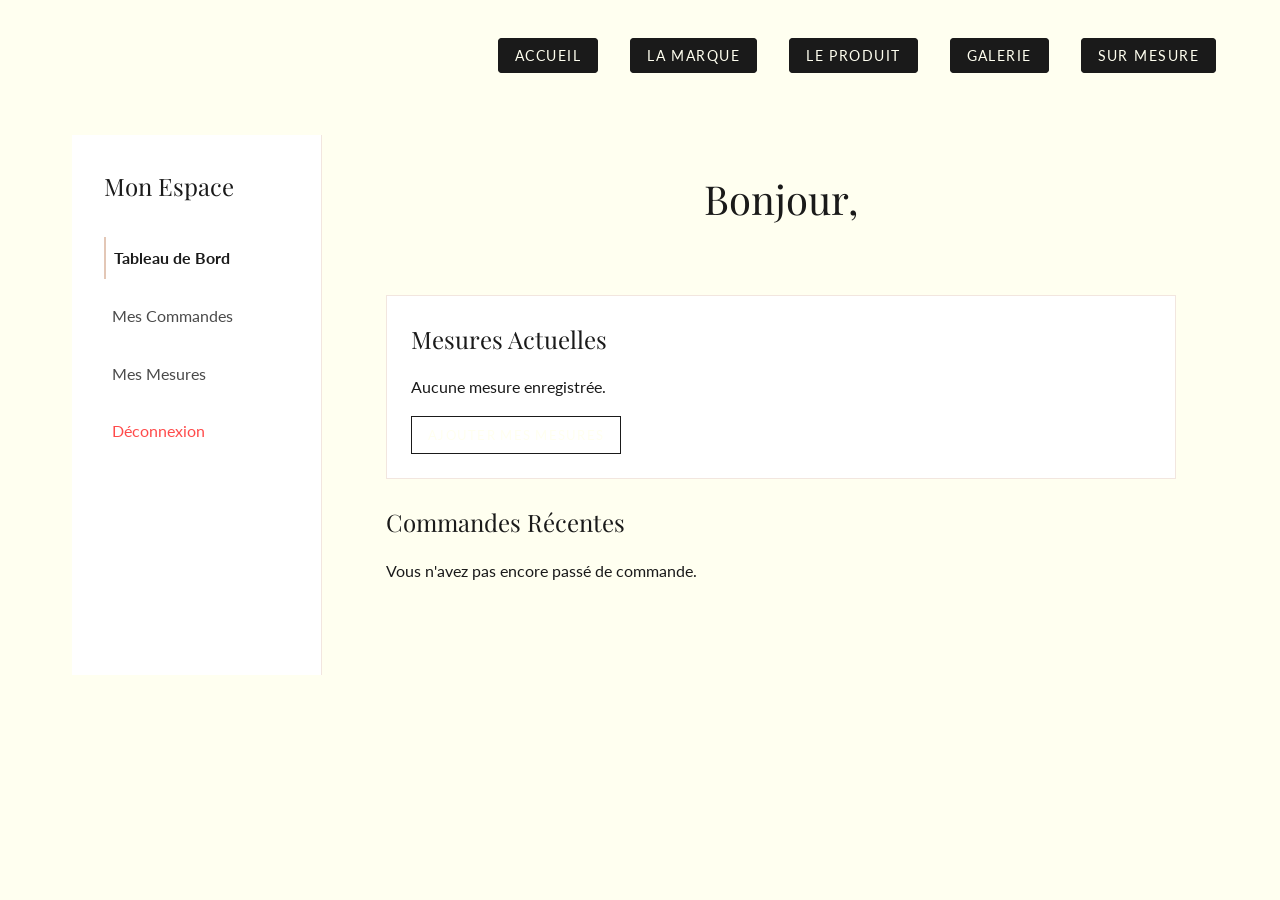
<file: account.html>
<!DOCTYPE html>
<html lang="fr">

<head>
    <meta charset="UTF-8">
    <meta name="viewport" content="width=device-width, initial-scale=1.0">
    <title>Mon Compte | Serenity by Saule</title>
    <link
        href="https://fonts.googleapis.com/css2?family=Lato:wght@300;400;700&family=Playfair+Display:ital,wght@0,400;0,700;1,400&display=swap"
        rel="stylesheet">
    <link rel="stylesheet" href="assets/css/style.css">
    <style>
        .dashboard-grid {
            display: grid;
            grid-template-columns: 250px 1fr;
            gap: 2rem;
            min-height: 60vh;
        }

        .sidebar {
            background-color: var(--color-white);
            padding: 2rem;
            border-right: 1px solid var(--color-nude-light);
        }

        .sidebar-menu li {
            margin-bottom: 1rem;
        }

        .sidebar-menu a {
            display: block;
            padding: 0.5rem;
            color: var(--color-grey);
        }

        .sidebar-menu a.active {
            color: var(--color-black);
            font-weight: 700;
            border-left: 2px solid var(--color-nude);
            padding-left: 0.5rem;
        }

        .content-panel {
            padding: 2rem;
        }

        .card {
            background-color: var(--color-white);
            padding: 1.5rem;
            border: 1px solid var(--color-nude-light);
            margin-bottom: 1.5rem;
        }

        .status-badge {
            display: inline-block;
            padding: 0.2rem 0.5rem;
            background-color: var(--color-champagne);
            font-size: 0.8rem;
            border-radius: 4px;
        }

        @media (max-width: 768px) {
            .dashboard-grid {
                grid-template-columns: 1fr;
            }

            .sidebar {
                border-right: none;
                border-bottom: 1px solid var(--color-nude-light);
            }
        }
    </style>
<!-- Meta Pixel Code -->
<script>
!function(f,b,e,v,n,t,s)
{if(f.fbq)return;n=f.fbq=function(){n.callMethod?
n.callMethod.apply(n,arguments):n.queue.push(arguments)};
if(!f._fbq)f._fbq=n;n.push=n;n.loaded=!0;n.version='2.0';
n.queue=[];t=b.createElement(e);t.async=!0;
t.src=v;s=b.getElementsByTagName(e)[0];
s.parentNode.insertBefore(t,s)}(window, document,'script',
'https://connect.facebook.net/en_US/fbevents.js');
fbq('init', '953611460562954');
fbq('track', 'PageView');
</script>
<noscript><img height="1" width="1" style="display:none"
src="https://www.facebook.com/tr?id=953611460562954&ev=PageView&noscript=1"
/></noscript>
<!-- End Meta Pixel Code -->
</head>

<body>
    <nav class="navbar">
        <a href="index.html" class="logo">Serenity</a>
        <ul class="nav-links">
            <li><a href="index.html">Accueil</a></li>
            <li><a href="brand.html">La Marque</a></li>
            <li><a href="product.html">Le Produit</a></li>
            <li><a href="gallery.html">Galerie</a></li>
            <li><a href="measurement.html" class="cta-link">Sur Mesure</a></li>
        </ul>
        <div class="mobile-menu-toggle">☰</div>
    </nav>

    <div class="container" style="padding-top: 15vh;">
        <div class="dashboard-grid">
            <aside class="sidebar">
                <h3 style="margin-bottom: 2rem;">Mon Espace</h3>
                <ul class="sidebar-menu">
                    <li><a href="#" class="active">Tableau de Bord</a></li>
                    <li><a href="#">Mes Commandes</a></li>
                    <li><a href="#">Mes Mesures</a></li>
                    <li><a href="#" style="color: red; opacity: 0.7;">Déconnexion</a></li>
                </ul>
            </aside>

            <main class="content-panel">
                <h2 id="welcomeMsg">Bonjour,</h2>

                <div class="card">
                    <h3>Mesures Actuelles</h3>
                    <div id="measuresContent">
                        <p>Aucune mesure enregistrée.</p>
                        <a href="measurement.html" class="btn btn-secondary"
                            style="margin-top: 1rem; padding: 0.5rem 1rem; font-size: 0.8rem;">Ajouter mes mesures</a>
                    </div>
                </div>

                <h3>Commandes Récentes</h3>
                <div id="ordersList">
                    <!-- Liste commandes dynamique -->
                </div>
            </main>
        </div>
    </div>

    <script src="assets/js/main.js"></script>
    <script>
        // Affichage dynamique
        const userData = JSON.parse(localStorage.getItem('serenity_user_measures'));
        const orders = JSON.parse(localStorage.getItem('serenity_orders') || '[]');

        if (userData) {
            document.getElementById('welcomeMsg').textContent = `Bonjour, ${userData.name.split(' ')[0]}`;
            document.getElementById('measuresContent').innerHTML = `
                <div style="display: grid; grid-template-columns: repeat(3, 1fr); gap: 1rem; margin-top: 1rem;">
                    <div><strong>Taille</strong><br>${userData.waist} cm</div>
                    <div><strong>Hanches</strong><br>${userData.hips} cm</div>
                    <div><strong>Cuisse</strong><br>${userData.thigh} cm</div>
                </div>
                <p style="margin-top: 1rem; font-size: 0.8rem; color: gray;">Dernière mise à jour : Aujourd'hui</p>
            `;
        }

        const ordersContainer = document.getElementById('ordersList');
        if (orders.length > 0) {
            ordersContainer.innerHTML = orders.map(order => `
                <div class="card" style="display: flex; justify-content: space-between; align-items: center;">
                    <div>
                        <strong>${order.item}</strong><br>
                        <small>${order.date}</small>
                    </div>
                    <span class="status-badge">${order.status}</span>
                </div>
            `).join('');
        } else {
            ordersContainer.innerHTML = '<p>Vous n\'avez pas encore passé de commande.</p>';
        }
    </script>
</body>

</html>
</file>
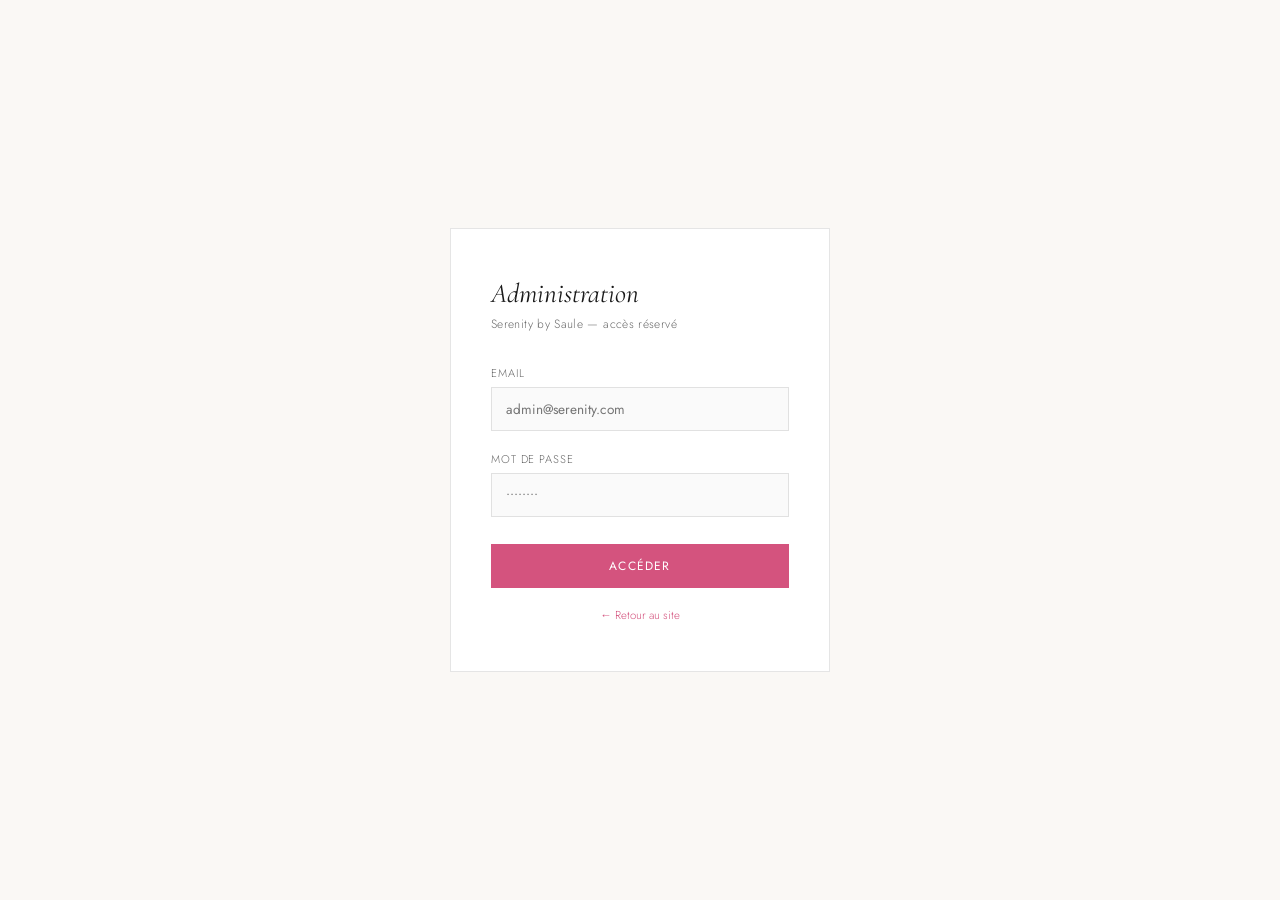
<file: admin-login.html>
<!DOCTYPE html>
<html lang="fr">
<head>
  <meta charset="UTF-8">
  <meta name="viewport" content="width=device-width, initial-scale=1.0">
  <title>Admin — Serenity by Saule</title>
  <link rel="preconnect" href="https://fonts.googleapis.com">
  <link rel="preconnect" href="https://fonts.gstatic.com" crossorigin>
  <link href="https://fonts.googleapis.com/css2?family=Cormorant+Garamond:ital,wght@0,300;0,400;0,500;1,300;1,400&family=Jost:wght@300;400;500&display=swap" rel="stylesheet">
  <style>
    :root { --rose: #D4537E; --rose-light: #FBEAF0; --text-primary: #1a1a1a; --text-secondary: #6b6b6b; --border: rgba(0,0,0,0.10); --cream: #FAF8F5; }
    * { box-sizing: border-box; margin: 0; padding: 0; }
    body { font-family: 'Jost', sans-serif; font-weight: 300; background: var(--cream); color: var(--text-primary); min-height: 100vh; display: flex; align-items: center; justify-content: center; }
    .card { background: #fff; border: 0.5px solid var(--border); padding: 3rem 2.5rem; max-width: 380px; width: 90%; }
    .card h1 { font-family: 'Cormorant Garamond', serif; font-size: 1.7rem; font-weight: 400; font-style: italic; margin-bottom: 0.3rem; }
    .card p.sub { font-size: 0.75rem; color: var(--text-secondary); margin-bottom: 2rem; letter-spacing: 0.03em; }
    .field { margin-bottom: 1.2rem; }
    .field label { display: block; font-size: 0.7rem; letter-spacing: 0.08em; text-transform: uppercase; color: var(--text-secondary); margin-bottom: 0.4rem; }
    .field input { width: 100%; padding: 0.7rem 0.9rem; border: 0.5px solid var(--border); background: #fafafa; font-family: 'Jost', sans-serif; font-size: 0.85rem; outline: none; transition: border-color 0.2s; }
    .field input:focus { border-color: var(--rose); }
    .btn { width: 100%; padding: 0.8rem; background: var(--rose); color: #fff; border: none; font-family: 'Jost', sans-serif; font-size: 0.75rem; letter-spacing: 0.1em; text-transform: uppercase; cursor: pointer; margin-top: 0.5rem; transition: opacity 0.2s; }
    .btn:hover { opacity: 0.88; }
    .error { color: #c0392b; font-size: 0.78rem; margin-top: 1rem; text-align: center; display: none; }
    .back { text-align: center; margin-top: 1.2rem; font-size: 0.72rem; }
    .back a { color: var(--rose); text-decoration: none; }
  </style>
</head>
<body>
  <div class="card">
    <h1>Administration</h1>
    <p class="sub">Serenity by Saule — accès réservé</p>
    <div class="field">
      <label>Email</label>
      <input type="email" id="email" placeholder="admin@serenity.com">
    </div>
    <div class="field">
      <label>Mot de passe</label>
      <input type="password" id="password" placeholder="••••••••">
    </div>
    <button class="btn" onclick="connexion()">Accéder</button>
    <p class="error" id="err"></p>
    <p class="back"><a href="index.html">← Retour au site</a></p>
  </div>

  <script>
    if (localStorage.getItem('admin_token')) location.href = 'admin.html';

    async function connexion() {
      const email = document.getElementById('email').value.trim();
      const password = document.getElementById('password').value;
      const err = document.getElementById('err');
      err.style.display = 'none';
      try {
        const res = await fetch('/api/auth/admin-connexion', {
          method: 'POST',
          headers: { 'Content-Type': 'application/json' },
          body: JSON.stringify({ email, password }),
        });
        const data = await res.json();
        if (!res.ok) throw new Error(data.error || 'Erreur.');
        localStorage.setItem('admin_token', data.token);
        location.href = 'admin.html';
      } catch (e) {
        err.textContent = e.message;
        err.style.display = 'block';
      }
    }
    document.addEventListener('keydown', e => { if (e.key === 'Enter') connexion(); });
  </script>
</body>
</html>
</file>
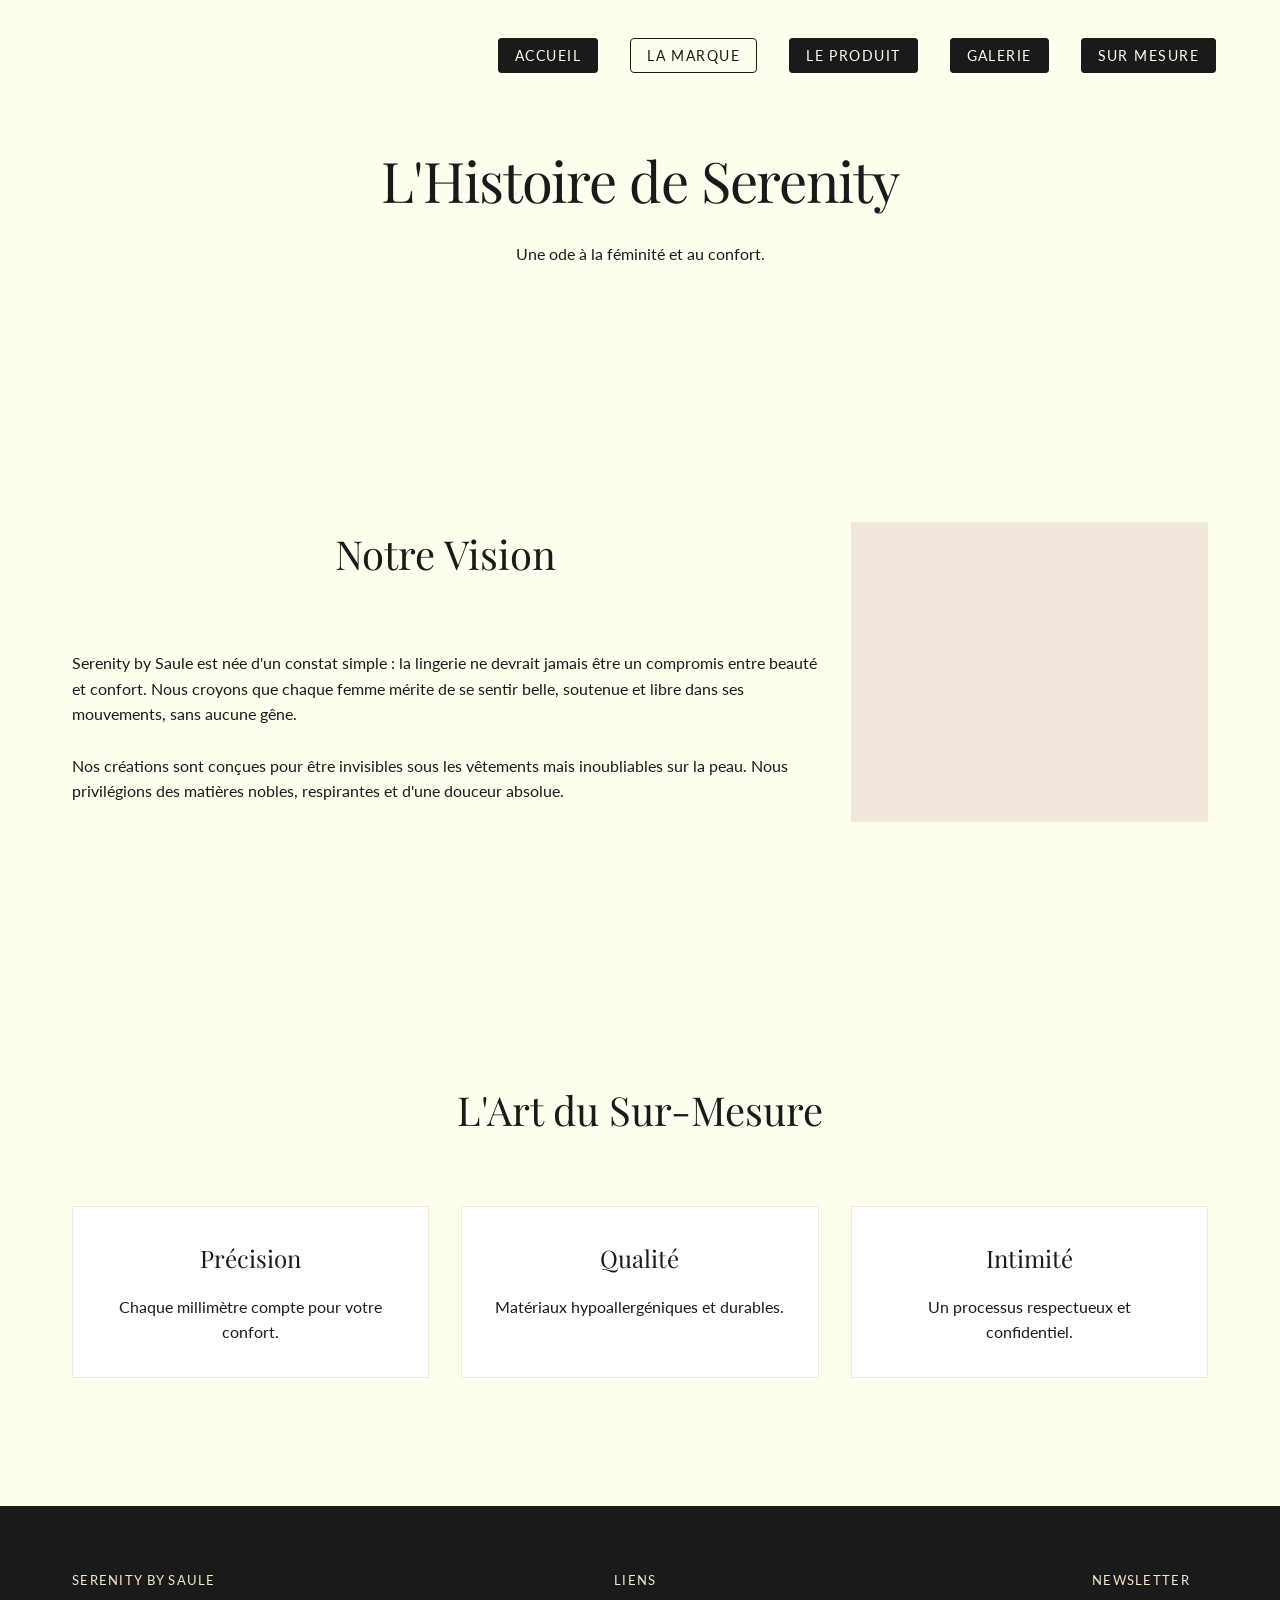
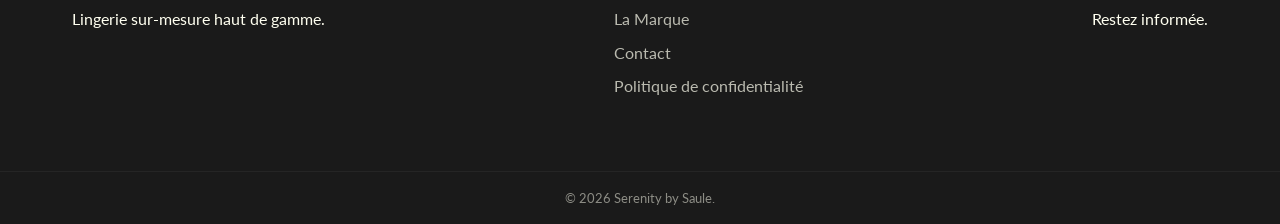
<file: brand.html>
<!DOCTYPE html>
<html lang="fr">

<head>
    <meta charset="UTF-8">
    <meta name="viewport" content="width=device-width, initial-scale=1.0">
    <title>La Marque | Serenity by Saule</title>
    <link
        href="https://fonts.googleapis.com/css2?family=Lato:wght@300;400;700&family=Playfair+Display:ital,wght@0,400;0,700;1,400&display=swap"
        rel="stylesheet">
    <link rel="stylesheet" href="assets/css/style.css">
<!-- Meta Pixel Code -->
<script>
!function(f,b,e,v,n,t,s)
{if(f.fbq)return;n=f.fbq=function(){n.callMethod?
n.callMethod.apply(n,arguments):n.queue.push(arguments)};
if(!f._fbq)f._fbq=n;n.push=n;n.loaded=!0;n.version='2.0';
n.queue=[];t=b.createElement(e);t.async=!0;
t.src=v;s=b.getElementsByTagName(e)[0];
s.parentNode.insertBefore(t,s)}(window, document,'script',
'https://connect.facebook.net/en_US/fbevents.js');
fbq('init', '953611460562954');
fbq('track', 'PageView');
</script>
<noscript><img height="1" width="1" style="display:none"
src="https://www.facebook.com/tr?id=953611460562954&ev=PageView&noscript=1"
/></noscript>
<!-- End Meta Pixel Code -->
</head>

<body>
    <nav class="navbar">
        <a href="index.html" class="logo">Serenity</a>
        <ul class="nav-links">
            <li><a href="index.html">Accueil</a></li>
            <li><a href="brand.html" class="active">La Marque</a></li>
            <li><a href="product.html">Le Produit</a></li>
            <li><a href="gallery.html">Galerie</a></li>
            <li><a href="measurement.html" class="cta-link">Sur Mesure</a></li>
        </ul>
        <div class="mobile-menu-toggle">☰</div>
    </nav>

    <header class="section" style="padding-top: 15vh; text-align: center;">
        <div class="container">
            <h1 class="fade-in">L'Histoire de Serenity</h1>
            <p class="fade-in-delay">Une ode à la féminité et au confort.</p>
        </div>
    </header>

    <section class="section">
        <div class="container grid-3">
            <div style="grid-column: span 2;">
                <h2>Notre Vision</h2>
                <p>Serenity by Saule est née d'un constat simple : la lingerie ne devrait jamais être un compromis entre
                    beauté et confort. Nous croyons que chaque femme mérite de se sentir belle, soutenue et libre dans
                    ses mouvements, sans aucune gêne.</p>
                <br>
                <p>Nos créations sont conçues pour être invisibles sous les vêtements mais inoubliables sur la peau.
                    Nous privilégions des matières nobles, respirantes et d'une douceur absolue.</p>
            </div>
            <div>
                <!-- Placeholder Image Marque -->
                <div style="background: var(--color-nude-light); height: 100%; min-height: 300px;"></div>
            </div>
        </div>
    </section>

    <section class="section">
        <div class="container">
            <h2>L'Art du Sur-Mesure</h2>
            <div class="grid-3">
                <div class="value-card">
                    <h3>Précision</h3>
                    <p>Chaque millimètre compte pour votre confort.</p>
                </div>
                <div class="value-card">
                    <h3>Qualité</h3>
                    <p>Matériaux hypoallergéniques et durables.</p>
                </div>
                <div class="value-card">
                    <h3>Intimité</h3>
                    <p>Un processus respectueux et confidentiel.</p>
                </div>
            </div>
        </div>
    </section>

    <footer class="footer">
        <div class="container footer-content">
            <div class="footer-col">
                <h4>Serenity by Saule</h4>
                <p>Lingerie sur-mesure haut de gamme.</p>
            </div>
            <div class="footer-col">
                <h4>Liens</h4>
                <a href="brand.html">La Marque</a>
                <a href="contact.html">Contact</a>
                <a href="privacy.html">Politique de confidentialité</a>
            </div>
            <div class="footer-col">
                <h4>Newsletter</h4>
                <p>Restez informée.</p>
            </div>
        </div>
        <div class="footer-bottom">&copy; 2026 Serenity by Saule.</div>
    </footer>

    <script src="assets/js/main.js"></script>
</body>

</html>
</file>
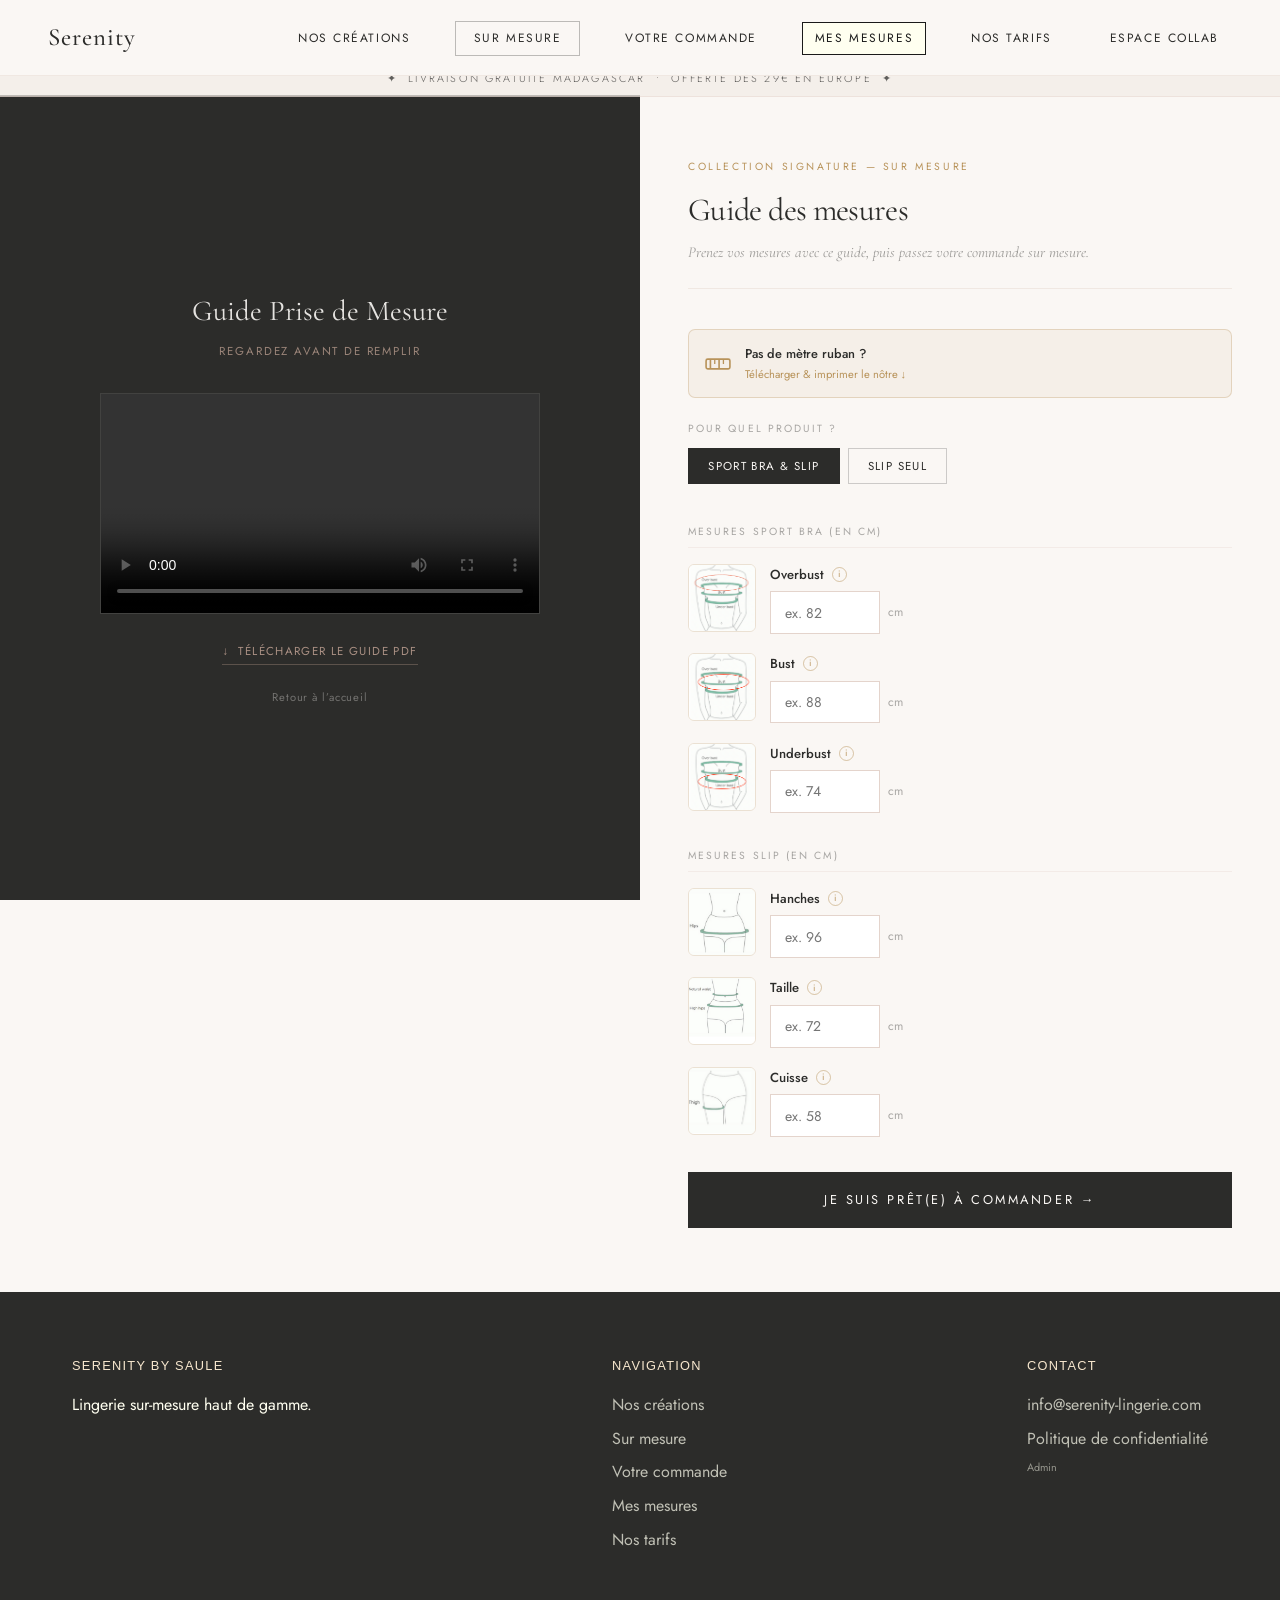
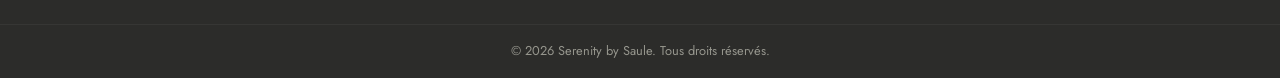
<file: measurement.html>
<!DOCTYPE html>
<html lang="fr">

<head>
    <meta charset="UTF-8">
    <meta name="viewport" content="width=device-width, initial-scale=1.0">
    <title>Guide des mesures | Serenity by Saule</title>
    <meta name="description" content="Prenez vos mesures et passez votre commande sur mesure Serenity by Saule directement en ligne.">

    <!-- Meta Pixel Code -->
    <script>
    !function(f,b,e,v,n,t,s)
    {if(f.fbq)return;n=f.fbq=function(){n.callMethod?
    n.callMethod.apply(n,arguments):n.queue.push(arguments)};
    if(!f._fbq)f._fbq=n;n.push=n;n.loaded=!0;n.version='2.0';
    n.queue=[];t=b.createElement(e);t.async=!0;
    t.src=v;s=b.getElementsByTagName(e)[0];
    s.parentNode.insertBefore(t,s)}(window, document,'script',
    'https://connect.facebook.net/en_US/fbevents.js');
    fbq('init', '953611460562954');
    fbq('track', 'PageView');
    </script>
    <noscript><img height="1" width="1" style="display:none"
    src="https://www.facebook.com/tr?id=953611460562954&ev=PageView&noscript=1"/></noscript>
    <!-- End Meta Pixel Code -->

    <!-- Fonts -->
    <link rel="preconnect" href="https://fonts.googleapis.com">
    <link rel="preconnect" href="https://fonts.gstatic.com" crossorigin>
    <link href="https://fonts.googleapis.com/css2?family=Cormorant+Garamond:ital,wght@0,300;0,400;0,500;1,300;1,400&family=Jost:wght@300;400;500&display=swap" rel="stylesheet">

    <link rel="stylesheet" href="assets/css/style.css">

    <style>
        :root {
            --cream:      #FAF7F4;
            --cream-alt:  #F2ECE7;
            --rose:       #C9A99A;
            --rose-light: #EEE0DA;
            --gold:       #B8935A;
            --charcoal:   #2C2C2A;
        }

        body {
            font-family: 'Jost', sans-serif;
            background-color: var(--cream);
            color: var(--charcoal);
        }

        /* ---- NAVBAR ---- */
        .navbar {
            position: fixed;
            background-color: rgba(250, 247, 244, 0.96);
            backdrop-filter: blur(10px);
            border-bottom: 1px solid rgba(201, 169, 154, 0.2);
            padding: 1.1rem 3rem;
        }
        .logo {
            color: var(--charcoal);
            font-family: 'Cormorant Garamond', serif;
            font-size: 1.55rem;
            font-weight: 500;
            letter-spacing: 0.04em;
        }
        .nav-links a {
            background-color: transparent;
            color: var(--charcoal);
            border: 1px solid transparent;
            font-family: 'Jost', sans-serif;
            font-size: 0.75rem;
            letter-spacing: 0.13em;
            padding: 0.4rem 0.75rem;
            border-radius: 0;
        }
        .nav-links a:hover { color: var(--gold); }
        .nav-links a.nav-cta-secondary {
            border: 1px solid rgba(44, 44, 42, 0.3);
            padding: 0.45rem 1.1rem;
        }
        .nav-links a.nav-cta-secondary:hover { color: var(--gold); border-color: var(--gold); }

        /* ---- BANNIERE ---- */
        .delivery-banner {
            background-color: var(--cream-alt);
            border-bottom: 1px solid rgba(201, 169, 154, 0.25);
            text-align: center;
            padding: 0.55rem 1rem;
            position: fixed;
            top: 61px;
            width: 100%;
            z-index: 99;
            font-family: 'Jost', sans-serif;
            font-size: 0.68rem;
            font-weight: 300;
            letter-spacing: 0.2em;
            text-transform: uppercase;
            color: var(--charcoal);
            opacity: 0.75;
        }

        /* ---- LAYOUT SPLIT ---- */
        .split-layout {
            display: grid;
            grid-template-columns: 1fr 1fr;
            min-height: 100vh;
            padding-top: calc(61px + 34px);
        }

        /* ---- PANNEAU GAUCHE : Guide ---- */
        .guide-panel {
            background-color: var(--charcoal);
            color: var(--cream);
            display: flex;
            flex-direction: column;
            align-items: center;
            justify-content: center;
            padding: 3rem 2.5rem;
            position: sticky;
            top: calc(61px + 34px);
            height: calc(100vh - 61px - 34px);
        }
        .guide-panel-title {
            font-family: 'Cormorant Garamond', serif;
            font-size: 1.8rem;
            font-weight: 400;
            color: rgba(250,247,244,0.9);
            margin-bottom: 0.5rem;
            text-align: center;
        }
        .guide-panel-sub {
            font-family: 'Jost', sans-serif;
            font-size: 0.72rem;
            letter-spacing: 0.16em;
            text-transform: uppercase;
            color: rgba(201,169,154,0.7);
            margin-bottom: 2rem;
            text-align: center;
        }
        .guide-video-wrap {
            width: 100%;
            max-width: 440px;
            border: 1px solid rgba(255,255,255,0.1);
            margin-bottom: 1.8rem;
        }
        .guide-video-wrap video {
            width: 100%;
            display: block;
        }
        .guide-pdf-link {
            display: inline-flex;
            align-items: center;
            gap: 0.5rem;
            font-family: 'Jost', sans-serif;
            font-size: 0.72rem;
            letter-spacing: 0.12em;
            text-transform: uppercase;
            color: rgba(201,169,154,0.8);
            text-decoration: none;
            border-bottom: 1px solid rgba(201,169,154,0.3);
            padding-bottom: 0.2rem;
            transition: color 0.2s ease;
        }
        .guide-pdf-link:hover { color: var(--rose); }
        .guide-home-link {
            margin-top: 1.5rem;
            font-family: 'Jost', sans-serif;
            font-size: 0.7rem;
            color: rgba(250,247,244,0.35);
            text-decoration: none;
            letter-spacing: 0.08em;
        }
        .guide-home-link:hover { color: rgba(250,247,244,0.7); }

        /* ---- PANNEAU DROIT : Formulaire ---- */
        .form-panel {
            background-color: var(--cream);
            padding: 4rem 3rem;
            overflow-y: auto;
        }

        .form-panel-header {
            margin-bottom: 2.5rem;
            border-bottom: 1px solid rgba(201,169,154,0.2);
            padding-bottom: 1.5rem;
        }
        .form-panel-eyebrow {
            font-family: 'Jost', sans-serif;
            font-size: 0.65rem;
            letter-spacing: 0.25em;
            text-transform: uppercase;
            color: var(--gold);
            margin-bottom: 0.5rem;
        }
        .form-panel-title {
            font-family: 'Cormorant Garamond', serif;
            font-size: 2rem;
            font-weight: 400;
            color: var(--charcoal);
            margin-bottom: 0.3rem;
        }
        .form-panel-sub {
            font-family: 'Cormorant Garamond', serif;
            font-size: 0.95rem;
            font-style: italic;
            color: rgba(44,44,42,0.45);
        }

        /* ---- PRODUCT TABS ---- */
        .product-tabs {
            display: flex;
            gap: 0.5rem;
            margin-bottom: 2.5rem;
        }
        .product-tab {
            font-family: 'Jost', sans-serif;
            font-size: 0.72rem;
            letter-spacing: 0.12em;
            text-transform: uppercase;
            padding: 0.55rem 1.2rem;
            border: 1px solid rgba(44,44,42,0.22);
            background: transparent;
            color: var(--charcoal);
            cursor: pointer;
            transition: all 0.2s ease;
        }
        .product-tab:hover { border-color: var(--rose); color: var(--rose); }
        .product-tab.is-active {
            background: var(--charcoal);
            color: var(--cream);
            border-color: var(--charcoal);
        }

        /* ---- SECTION MESURES ---- */
        .meas-section { margin-bottom: 2.2rem; }
        .meas-section-label {
            font-family: 'Jost', sans-serif;
            font-size: 0.65rem;
            letter-spacing: 0.2em;
            text-transform: uppercase;
            color: rgba(44,44,42,0.4);
            margin-bottom: 1rem;
            padding-bottom: 0.4rem;
            border-bottom: 1px solid rgba(201,169,154,0.15);
        }
        .measure-field { margin-bottom: 1.2rem; display: flex; gap: 0.85rem; align-items: flex-start; }
        .measure-img { width: 68px; height: 68px; object-fit: cover; border-radius: 6px; flex-shrink: 0; border: 1px solid rgba(184,147,90,0.22); }
        .measure-content { flex: 1; min-width: 0; }
        .tape-dl { display: flex; align-items: center; gap: 0.85rem; background: rgba(184,147,90,0.07); border: 1px solid rgba(184,147,90,0.3); border-radius: 7px; padding: 0.85rem 1rem; margin-bottom: 1.4rem; text-decoration: none; }
        .tape-dl-icon { flex-shrink: 0; color: var(--gold); }
        .tape-dl-label { font-family: 'Jost', sans-serif; font-size: 0.8rem; font-weight: 500; color: var(--charcoal); display: block; }
        .tape-dl-sub { font-family: 'Jost', sans-serif; font-size: 0.7rem; color: var(--gold); display: block; margin-top: 0.1rem; }
        .measure-label-row {
            display: flex;
            align-items: center;
            gap: 0.5rem;
            margin-bottom: 0.4rem;
        }
        .measure-label {
            font-family: 'Jost', sans-serif;
            font-size: 0.82rem;
            font-weight: 500;
            color: var(--charcoal);
        }
        .tooltip-wrap {
            position: relative;
            display: inline-flex;
            align-items: center;
        }
        .tooltip-icon {
            width: 15px; height: 15px;
            border-radius: 50%;
            border: 1px solid rgba(184,147,90,0.5);
            color: var(--gold);
            font-size: 0.58rem;
            font-family: 'Jost', sans-serif;
            display: flex; align-items: center; justify-content: center;
            cursor: help; flex-shrink: 0;
        }
        .tooltip-text {
            position: absolute;
            left: calc(100% + 8px);
            top: 50%;
            transform: translateY(-50%);
            background: var(--charcoal);
            color: var(--cream);
            font-family: 'Jost', sans-serif;
            font-size: 0.68rem;
            font-weight: 300;
            line-height: 1.5;
            padding: 0.45rem 0.75rem;
            white-space: nowrap;
            opacity: 0;
            pointer-events: none;
            transition: opacity 0.2s ease;
            z-index: 10;
        }
        .tooltip-wrap:hover .tooltip-text { opacity: 1; }
        .measure-input-row { display: flex; align-items: center; gap: 0.5rem; }
        .measure-input {
            width: 110px;
            padding: 0.65rem 0.9rem;
            border: 1px solid rgba(201,169,154,0.5);
            background: #fff;
            font-family: 'Jost', sans-serif;
            font-size: 0.88rem;
            color: var(--charcoal);
            transition: border-color 0.2s ease;
            outline: none;
            -moz-appearance: textfield;
        }
        .measure-input::-webkit-outer-spin-button,
        .measure-input::-webkit-inner-spin-button { -webkit-appearance: none; }
        .measure-input:focus { border-color: var(--gold); }
        .measure-input.is-error { border-color: #C0392B; }
        .measure-unit { font-family: 'Jost', sans-serif; font-size: 0.75rem; color: rgba(44,44,42,0.4); }
        .measure-error {
            display: none;
            font-family: 'Jost', sans-serif;
            font-size: 0.7rem;
            color: #C0392B;
            margin-top: 0.25rem;
            font-style: italic;
        }
        .measure-error.is-visible { display: block; }

        /* ---- MODELES ---- */
        .model-grid {
            display: grid;
            grid-template-columns: 1fr 1fr;
            gap: 0.5rem;
            margin: 0.6rem 0 0.4rem;
        }
        .model-check { display: flex; align-items: center; gap: 0.5rem; cursor: pointer; }
        .model-check input[type="checkbox"] {
            width: 14px; height: 14px;
            accent-color: var(--charcoal);
            cursor: pointer; flex-shrink: 0;
        }
        .model-check span { font-family: 'Jost', sans-serif; font-size: 0.82rem; color: rgba(44,44,42,0.75); }

        /* ---- COULEUR ---- */
        .couleur-row {
            display: flex; gap: 0.6rem; flex-wrap: wrap; margin-top: 0.55rem;
        }
        .couleur-btn {
            display: flex; align-items: center; gap: 0.5rem;
            padding: 0.5rem 1rem;
            border: 1px solid rgba(201,169,154,0.4);
            background: transparent; cursor: pointer;
            transition: border-color 0.2s ease;
            font-family: 'Jost', sans-serif; font-size: 0.78rem; color: var(--charcoal);
        }
        .couleur-btn.is-active { border-color: var(--charcoal); box-shadow: inset 0 0 0 1px var(--charcoal); }
        .couleur-swatch { width: 18px; height: 18px; border-radius: 50%; flex-shrink: 0; }

        /* ---- CHAMPS FORMULAIRE ---- */
        .form-section { margin-bottom: 2rem; }
        .form-section-title {
            font-family: 'Cormorant Garamond', serif;
            font-size: 1.1rem;
            font-weight: 400;
            color: var(--charcoal);
            margin-bottom: 1rem;
            padding-bottom: 0.4rem;
            border-bottom: 1px solid rgba(201,169,154,0.15);
        }
        .field-row {
            display: grid; grid-template-columns: 1fr 1fr; gap: 0.8rem; margin-bottom: 0.8rem;
        }
        .field-row.full { grid-template-columns: 1fr; }
        .field-group { display: flex; flex-direction: column; gap: 0.28rem; }
        .field-label {
            font-family: 'Jost', sans-serif;
            font-size: 0.72rem; letter-spacing: 0.05em; font-weight: 500; color: var(--charcoal);
        }
        .field-label .opt { font-weight: 300; color: rgba(44,44,42,0.38); font-size: 0.66rem; }
        .field-input, .field-select, .field-textarea {
            font-family: 'Jost', sans-serif; font-size: 0.88rem; color: var(--charcoal);
            padding: 0.7rem 0.9rem;
            border: 1px solid rgba(201,169,154,0.5);
            background: #fff; outline: none;
            transition: border-color 0.2s ease;
            width: 100%; box-sizing: border-box;
        }
        .field-input:focus, .field-select:focus, .field-textarea:focus { border-color: var(--gold); }
        .field-input.is-error, .field-select.is-error { border-color: #C0392B; }
        .field-textarea { resize: vertical; min-height: 64px; }
        .field-select {
            -webkit-appearance: none; appearance: none;
            background-image: url("data:image/svg+xml,%3Csvg xmlns='http://www.w3.org/2000/svg' width='10' height='6'%3E%3Cpath d='M0 0l5 6 5-6z' fill='%232C2C2A' opacity='.35'/%3E%3C/svg%3E");
            background-repeat: no-repeat; background-position: right 0.9rem center;
            padding-right: 2.2rem; cursor: pointer;
        }
        .field-error-sm {
            display: none; font-family: 'Jost', sans-serif; font-size: 0.7rem;
            color: #C0392B; font-style: italic; margin-top: 0.15rem;
        }
        .field-error-sm.is-visible { display: block; }

        /* ---- BOUTON SUBMIT ---- */

        /* ---- BOUTON PRÊT À COMMANDER ---- */
        .ready-to-order-btn {
            display: block;
            width: 100%;
            text-align: center;
            padding: 1.1rem 2rem;
            margin-top: 2rem;
            background: var(--charcoal);
            color: var(--cream);
            font-family: 'Jost', sans-serif;
            font-size: 0.8rem;
            letter-spacing: 0.2em;
            text-transform: uppercase;
            text-decoration: none;
            border: none;
            cursor: pointer;
            transition: background 0.25s;
        }
        .ready-to-order-btn:hover { background: #8B5E52; }

        .submit-btn {
            display: block; width: 100%; text-align: center;
            padding: 1.1rem 2rem;
            background: var(--charcoal); color: var(--cream);
            font-family: 'Jost', sans-serif; font-size: 0.78rem;
            letter-spacing: 0.2em; text-transform: uppercase;
            border: none; cursor: pointer;
            transition: background 0.3s ease; margin-top: 1rem;
        }
        .submit-btn:hover { background: var(--gold); }
        .submit-btn:disabled { opacity: 0.45; cursor: not-allowed; background: var(--charcoal); }

        /* ---- CONFIRMATION ---- */
        .confirm-block {
            text-align: center; padding: 3.5rem 2rem;
            border: 1px solid rgba(184,147,90,0.25);
            background: rgba(184,147,90,0.04); margin-top: 2rem;
        }

        /* ---- PAIEMENT MOBILE MONEY ---- */
        .pmt-block { background: white; border: 1px solid rgba(184,147,90,0.28); border-radius: 8px; padding: 1.2rem 1.4rem; margin: 1.4rem auto 0; text-align: left; max-width: 380px; }
        .pmt-title { font-family: 'Cormorant Garamond', serif; font-size: 1.05rem; font-weight: 600; color: var(--charcoal); margin-bottom: 0.5rem; }
        .pmt-desc { font-family: 'Jost', sans-serif; font-size: 0.76rem; color: rgba(44,44,42,0.55); margin-bottom: 0.75rem; line-height: 1.6; }
        .pmt-operator { display: flex; align-items: center; gap: 0.7rem; margin-bottom: 0.45rem; padding: 0.45rem 0.65rem; background: var(--cream-alt); border-radius: 5px; }
        .pmt-op-tag { font-family: 'Jost', sans-serif; font-size: 0.62rem; font-weight: 600; color: white; padding: 0.15rem 0.45rem; border-radius: 3px; letter-spacing: 0.02em; white-space: nowrap; }
        .pmt-op-num { font-family: 'Jost', sans-serif; font-size: 0.79rem; color: var(--charcoal); font-weight: 500; }
        .pmt-note { font-family: 'Jost', sans-serif; font-size: 0.69rem; color: rgba(44,44,42,0.42); font-style: italic; margin-top: 0.5rem; }
        .pmt-eu-btns { display: flex; gap: 0.75rem; margin-top: 0.4rem; flex-wrap: wrap; }
        .pmt-eu-btn { font-family: 'Jost', sans-serif; font-size: 0.78rem; font-weight: 500; color: var(--cream); background: var(--charcoal); padding: 0.6rem 1.1rem; border-radius: 4px; text-decoration: none; flex: 1; text-align: center; }
        .pmt-track-btn { display: inline-block; margin-top: 1.1rem; font-family: 'Jost', sans-serif; font-size: 0.71rem; letter-spacing: 0.12em; text-transform: uppercase; color: var(--gold); text-decoration: none; border-bottom: 1px solid rgba(184,147,90,0.45); padding-bottom: 0.15rem; }

        /* ---- FOOTER ---- */
        .footer { background-color: var(--charcoal); }

        /* ---- RESPONSIVE ---- */
        @media (max-width: 900px) {
            .split-layout { grid-template-columns: 1fr; }
            .guide-panel {
                position: relative; height: auto; min-height: 360px;
                top: 0;
            }
            .form-panel { padding: 2.5rem 1.5rem; }
        }
        @media (max-width: 768px) {
            .navbar { padding: 1rem 1.2rem; }
            .delivery-banner { top: 58px; font-size: 0.6rem; }
            .split-layout { padding-top: calc(58px + 30px); }
            .field-row { grid-template-columns: 1fr; }
            .model-grid { grid-template-columns: 1fr; }
            .tooltip-text { left: auto; right: 0; top: calc(100% + 6px); transform: none; }
        }
    </style>
</head>

<body>

    <!-- Navigation -->
    <nav class="navbar">
        <a href="index.html" class="logo">Serenity</a>
        <ul class="nav-links">
            <li><a href="index.html#produits">Nos cr&eacute;ations</a></li>
            <li><a href="order.html" class="nav-cta-secondary">Sur mesure</a></li>
            <li><a href="shop.html">Votre commande</a></li>
            <li><a href="measurement.html" class="active">Mes mesures</a></li>
            <li><a href="pricing.html">Nos tarifs</a></li>
            <li><a href="collab-login.html">Espace Collab</a></li>
        </ul>
        <div class="mobile-menu-toggle">&#9776;</div>
    </nav>

    <!-- Banniere -->
    <div class="delivery-banner">
        &#10022;&nbsp; Livraison gratuite Madagascar &nbsp;&bull;&nbsp; Offerte d&egrave;s 29&euro; en Europe &nbsp;&#10022;
    </div>

    <div class="split-layout">

        <!-- ===== GAUCHE : Guide vidéo ===== -->
        <div class="guide-panel">
            <div class="guide-panel-title">Guide Prise de Mesure</div>
            <div class="guide-panel-sub">Regardez avant de remplir</div>

            <div class="guide-video-wrap">
                <video controls>
                    <source src="assets/videos/guide-mesure.mp4" type="video/mp4">
                    Votre navigateur ne supporte pas la lecture vid&eacute;o.
                </video>
            </div>

            <a href="assets/downloads/metre-ruban-serenity.pdf" download class="guide-pdf-link">
                &#8595;&nbsp; T&eacute;l&eacute;charger le guide PDF
            </a>

            <a href="index.html" class="guide-home-link">Retour &agrave; l&rsquo;accueil</a>
        </div>

        <!-- ===== DROITE : Formulaire natif ===== -->
        <div class="form-panel" id="main-form-panel">

            <div class="form-panel-header">
                <div class="form-panel-eyebrow">Collection Signature &mdash; Sur mesure</div>
                <h1 class="form-panel-title">Guide des mesures</h1>
                <p class="form-panel-sub">Prenez vos mesures avec ce guide, puis passez votre commande sur mesure.</p>
            </div>

            <a href="assets/downloads/metre-ruban-serenity.pdf" download target="_blank" class="tape-dl">
                <svg class="tape-dl-icon" width="26" height="26" viewBox="0 0 24 24" fill="none" aria-hidden="true"><rect x="1" y="7.5" width="22" height="9" rx="1.5" stroke="currentColor" stroke-width="1.5"/><line x1="5" y1="7.5" x2="5" y2="16.5" stroke="currentColor" stroke-width="1.5"/><line x1="9" y1="7.5" x2="9" y2="12" stroke="currentColor" stroke-width="1.2"/><line x1="13" y1="7.5" x2="13" y2="16.5" stroke="currentColor" stroke-width="1.5"/><line x1="17" y1="7.5" x2="17" y2="12" stroke="currentColor" stroke-width="1.2"/></svg>
                <div><span class="tape-dl-label">Pas de m&egrave;tre ruban&nbsp;?</span><span class="tape-dl-sub">T&eacute;l&eacute;charger &amp; imprimer le n&ocirc;tre &darr;</span></div>
            </a>

            <!-- Sélecteur produit -->
            <div style="margin-bottom: 2rem;">
                <div style="font-family:'Jost',sans-serif; font-size:0.65rem; letter-spacing:0.2em; text-transform:uppercase; color:rgba(44,44,42,0.4); margin-bottom:0.7rem;">Pour quel produit&nbsp;?</div>
                <div class="product-tabs">
                    <button class="product-tab is-active" onclick="switchProduct('ensemble', this)">Sport Bra &amp; Slip</button>
                    <button class="product-tab" onclick="switchProduct('slip', this)">Slip seul</button>
                </div>
            </div>

            <!-- ===== FORMULAIRE ENSEMBLE ===== -->
            <div id="form-ensemble">

                <!-- Mesures Sport Bra -->
                <div class="meas-section">
                    <div class="meas-section-label">Mesures Sport Bra (en cm)</div>

                    <div class="measure-field">
                        <div class="measure-label-row">
                            <span class="measure-label">Overbust</span>
                            <div class="tooltip-wrap">
                                <div class="tooltip-icon">i</div>
                                <div class="tooltip-text">Tour de poitrine au-dessus des seins</div>
                            </div>
                        </div>
                        <div class="measure-input-row">
                            <input type="number" class="measure-input" id="e-overbust" placeholder="ex. 82" min="40" max="200">
                            <span class="measure-unit">cm</span>
                        </div>
                        <div class="measure-error" id="err-e-overbust">Valeur invalide (40&ndash;200 cm)</div>
                    </div>

                    <div class="measure-field">
                        <div class="measure-label-row">
                            <span class="measure-label">Bust</span>
                            <div class="tooltip-wrap">
                                <div class="tooltip-icon">i</div>
                                <div class="tooltip-text">Tour de poitrine au niveau des seins</div>
                            </div>
                        </div>
                        <div class="measure-input-row">
                            <input type="number" class="measure-input" id="e-bust" placeholder="ex. 88" min="40" max="200">
                            <span class="measure-unit">cm</span>
                        </div>
                        <div class="measure-error" id="err-e-bust">Valeur invalide (40&ndash;200 cm)</div>
                    </div>

                    <div class="measure-field">
                        <div class="measure-label-row">
                            <span class="measure-label">Underbust</span>
                            <div class="tooltip-wrap">
                                <div class="tooltip-icon">i</div>
                                <div class="tooltip-text">Tour de poitrine sous les seins</div>
                            </div>
                        </div>
                        <div class="measure-input-row">
                            <input type="number" class="measure-input" id="e-underbust" placeholder="ex. 74" min="40" max="200">
                            <span class="measure-unit">cm</span>
                        </div>
                        <div class="measure-error" id="err-e-underbust">Valeur invalide (40&ndash;200 cm)</div>
                    </div>
                </div>

                <!-- Mesures Slip -->
                <div class="meas-section">
                    <div class="meas-section-label">Mesures Slip (en cm)</div>

                    <div class="measure-field">
                        <div class="measure-label-row">
                            <span class="measure-label">Hanches</span>
                            <div class="tooltip-wrap">
                                <div class="tooltip-icon">i</div>
                                <div class="tooltip-text">Contour le plus large</div>
                            </div>
                        </div>
                        <div class="measure-input-row">
                            <input type="number" class="measure-input" id="e-hanches" placeholder="ex. 96" min="40" max="200">
                            <span class="measure-unit">cm</span>
                        </div>
                        <div class="measure-error" id="err-e-hanches">Valeur invalide (40&ndash;200 cm)</div>
                    </div>

                    <div class="measure-field">
                        <div class="measure-label-row">
                            <span class="measure-label">Taille</span>
                            <div class="tooltip-wrap">
                                <div class="tooltip-icon">i</div>
                                <div class="tooltip-text">Contour le plus &eacute;troit</div>
                            </div>
                        </div>
                        <div class="measure-input-row">
                            <input type="number" class="measure-input" id="e-taille" placeholder="ex. 72" min="40" max="200">
                            <span class="measure-unit">cm</span>
                        </div>
                        <div class="measure-error" id="err-e-taille">Valeur invalide (40&ndash;200 cm)</div>
                    </div>

                    <div class="measure-field">
                        <div class="measure-label-row">
                            <span class="measure-label">Cuisse</span>
                            <div class="tooltip-wrap">
                                <div class="tooltip-icon">i</div>
                                <div class="tooltip-text">Contour &agrave; mi-cuisse</div>
                            </div>
                        </div>
                        <div class="measure-input-row">
                            <input type="number" class="measure-input" id="e-cuisse" placeholder="ex. 58" min="40" max="200">
                            <span class="measure-unit">cm</span>
                        </div>
                        <div class="measure-error" id="err-e-cuisse">Valeur invalide (40&ndash;200 cm)</div>
                    </div>
                </div>

                <a href="shop.html" class="ready-to-order-btn">
                    Je suis pr&ecirc;t(e) &agrave; commander &rarr;
                </a>


            </div><!-- /form-ensemble -->


            <!-- ===== FORMULAIRE SLIP SEUL ===== -->
            <div id="form-slip" style="display:none;">

                <!-- Mesures Slip -->
                <div class="meas-section">
                    <div class="meas-section-label">Mesures (en cm)</div>

                    <div class="measure-field">
                        <div class="measure-label-row">
                            <span class="measure-label">Hanches</span>
                            <div class="tooltip-wrap">
                                <div class="tooltip-icon">i</div>
                                <div class="tooltip-text">Contour le plus large</div>
                            </div>
                        </div>
                        <div class="measure-input-row">
                            <input type="number" class="measure-input" id="s-hanches" placeholder="ex. 96" min="40" max="200">
                            <span class="measure-unit">cm</span>
                        </div>
                        <div class="measure-error" id="err-s-hanches">Valeur invalide (40&ndash;200 cm)</div>
                    </div>

                    <div class="measure-field">
                        <div class="measure-label-row">
                            <span class="measure-label">Taille</span>
                            <div class="tooltip-wrap">
                                <div class="tooltip-icon">i</div>
                                <div class="tooltip-text">Contour le plus &eacute;troit</div>
                            </div>
                        </div>
                        <div class="measure-input-row">
                            <input type="number" class="measure-input" id="s-taille" placeholder="ex. 72" min="40" max="200">
                            <span class="measure-unit">cm</span>
                        </div>
                        <div class="measure-error" id="err-s-taille">Valeur invalide (40&ndash;200 cm)</div>
                    </div>

                    <div class="measure-field">
                        <div class="measure-label-row">
                            <span class="measure-label">Cuisse</span>
                            <div class="tooltip-wrap">
                                <div class="tooltip-icon">i</div>
                                <div class="tooltip-text">Contour &agrave; mi-cuisse</div>
                            </div>
                        </div>
                        <div class="measure-input-row">
                            <input type="number" class="measure-input" id="s-cuisse" placeholder="ex. 58" min="40" max="200">
                            <span class="measure-unit">cm</span>
                        </div>
                        <div class="measure-error" id="err-s-cuisse">Valeur invalide (40&ndash;200 cm)</div>
                    </div>
                </div>

                <a href="shop.html" class="ready-to-order-btn">
                    Je suis pr&ecirc;t(e) &agrave; commander &rarr;
                </a>


            </div><!-- /form-slip -->

        </div><!-- /form-panel -->

    </div><!-- /split-layout -->


    <!-- Footer -->
    <footer class="footer">
        <div class="container footer-content">
            <div class="footer-col">
                <h4>Serenity by Saule</h4>
                <p>Lingerie sur-mesure haut de gamme.</p>
            </div>
            <div class="footer-col">
                <h4>Navigation</h4>
                <a href="index.html#produits">Nos cr&eacute;ations</a>
                <a href="order.html">Sur mesure</a>
                <a href="shop.html">Votre commande</a>
                <a href="measurement.html">Mes mesures</a>
                <a href="pricing.html">Nos tarifs</a>
            </div>
            <div class="footer-col">
                <h4>Contact</h4>
                <a href="mailto:info@serenity-lingerie.com">info@serenity-lingerie.com</a>
                <a href="privacy.html">Politique de confidentialit&eacute;</a>
                <a href="admin-login.html" style="font-size:0.68rem;opacity:0.5;">Admin</a>
            </div>
        </div>
        <div class="footer-bottom">&copy; 2026 Serenity by Saule. Tous droits r&eacute;serv&eacute;s.</div>
    </footer>

    <script src="assets/js/main.js"></script>

    <script>
        /* Remplacer par l'URL de votre script Google Apps Script déployé */
        var GAS_URL = 'https://script.google.com/macros/s/AKfycbyfqfv4b-FsfRZC-aRZ8vOk_TjmaD30V9_8kqq8N0qH-Q_P1J6f-a3CJMg-X6HLzjkj/exec';

        function showPaiement(confEl, pays) {
            if (confEl.querySelector('.pmt-block')) return;
            var h = '<div class="pmt-block">';
            h += '<div class="pmt-title">Comment r\u00e9gler\u00a0?</div>';
            h += '<p class="pmt-desc">Envoyez votre paiement par MVola au destinataire ci-dessous\u00a0:</p>';
            h += '<div class="pmt-operator"><span class="pmt-op-tag" style="background:#0066B3">MVola</span><span class="pmt-op-num">+261 34 09 831 74 &mdash; Harilala Mamy Tiana Razanalivaoarijaona</span></div>';
            h += '<p class="pmt-note">Envoyez ensuite la capture de votre paiement via WhatsApp.</p>';
            h += '</div><a href="https://serenity-management.netlify.app/" target="_blank" rel="noopener" class="pmt-track-btn">Suivre ma commande &rarr;</a>';
            confEl.insertAdjacentHTML('beforeend', h);
        }

        var couleurs = { e: null, s: null };

        document.addEventListener('DOMContentLoaded', function() { initQtyFor('e'); initQtyFor('s'); });

        /* -- Sélecteur produit -- */
        function switchProduct(product, btn) {
            document.querySelectorAll('.product-tab').forEach(function(b) { b.classList.remove('is-active'); });
            btn.classList.add('is-active');
            document.getElementById('form-ensemble').style.display = product === 'ensemble' ? 'block' : 'none';
            document.getElementById('form-slip').style.display     = product === 'slip'     ? 'block' : 'none';
        }

        /* -- Couleur -- */
        function selectCouleur(product, couleur, btn) {
            couleurs[product] = couleur;
            document.querySelectorAll('.couleur-btn[data-product="' + product + '"]').forEach(function(b) { b.classList.remove('is-active'); });
            btn.classList.add('is-active');
            document.getElementById('err-' + product + '-couleur').classList.remove('is-visible');
        }

        /* -- Validation & soumission -- */
        function submitMeasure(product) {
            var p = product === 'ensemble' ? 'e' : 's';
            var valid = true;

            /* Mesures */
            var mFields = product === 'ensemble'
                ? ['e-overbust','e-bust','e-underbust','e-hanches','e-taille','e-cuisse']
                : ['s-hanches','s-taille','s-cuisse'];

            mFields.forEach(function(id) {
                var input = document.getElementById(id);
                var error = document.getElementById('err-' + id);
                var val   = parseFloat(input.value);
                input.classList.remove('is-error');
                error.classList.remove('is-visible');
                if (isNaN(val) || val < 40 || val > 200) {
                    input.classList.add('is-error');
                    error.classList.add('is-visible');
                    valid = false;
                }
            });

            /* Per-unit validation */
            var sels  = unitSelectionsMap[p] || [];
            var unitsOk = sels.length > 0 && sels.every(function(s) { return s.model && s.couleur; });
            if (!unitsOk) {
                var errU = document.getElementById('err-' + p + '-units');
                if (errU) errU.classList.add('is-visible');
                valid = false;
            }
            var models = []; // kept for compat

            /* Coordonnées & adresse */
            [p+'-prenom',p+'-nom',p+'-email',p+'-telephone',p+'-ville',p+'-adresse'].forEach(function(id) {
                var el  = document.getElementById(id);
                var err = document.getElementById('err-' + id);
                if (!el.value.trim()) {
                    el.classList.add('is-error');
                    if (err) err.classList.add('is-visible');
                    valid = false;
                } else {
                    el.classList.remove('is-error');
                    if (err) err.classList.remove('is-visible');
                }
            });

            var emailEl = document.getElementById(p + '-email');
            if (emailEl.value && !/^[^\s@]+@[^\s@]+\.[^\s@]+$/.test(emailEl.value)) {
                emailEl.classList.add('is-error');
                document.getElementById('err-' + p + '-email').classList.add('is-visible');
                valid = false;
            }

            if (!valid) {
                var firstErr = document.querySelector('.measure-input.is-error, .field-input.is-error');
                if (firstErr) { firstErr.scrollIntoView({ behavior:'smooth', block:'center' }); firstErr.focus(); }
                return;
            }

            var btn = document.getElementById('submit-' + product);
            btn.disabled = true;
            btn.textContent = 'Envoi en cours…';

            var qty     = parseInt((document.getElementById(p + '-qty-count') || {textContent:'1'}).textContent) || 1;
            var selects = unitSelectionsMap[p] || [];
            var unitDetails = selects.map(function(s, i) {
                return 'P' + (i + 1) + ': ' + (s.model || '-') + ' / ' + (s.couleur || '-');
            }).join(' | ');
            var pays  = document.getElementById(p + '-pays').value;
            var total = calcOrderTotal(p, qty);
            var payload = {
                type:         product === 'ensemble' ? 'sur_mesure_ensemble' : 'sur_mesure_slip',
                prenom:       document.getElementById(p + '-prenom').value.trim(),
                nom:          document.getElementById(p + '-nom').value.trim(),
                email:        document.getElementById(p + '-email').value.trim(),
                telephone:    document.getElementById(p + '-telephone').value.trim(),
                overbust:     product === 'ensemble' ? document.getElementById('e-overbust').value  : '',
                bust:         product === 'ensemble' ? document.getElementById('e-bust').value      : '',
                underbust:    product === 'ensemble' ? document.getElementById('e-underbust').value : '',
                hanches:      product === 'ensemble' ? document.getElementById('e-hanches').value   : document.getElementById('s-hanches').value,
                taille_bas:   product === 'ensemble' ? document.getElementById('e-taille').value    : document.getElementById('s-taille').value,
                cuisse:       product === 'ensemble' ? document.getElementById('e-cuisse').value    : document.getElementById('s-cuisse').value,
                quantite:     qty,
                modeles:      unitDetails,
                couleur:      selects.map(function(s) { return s.couleur || ''; }).join(', '),
                pays:         pays,
                ville:        document.getElementById(p + '-ville').value.trim(),
                adresse:      document.getElementById(p + '-adresse').value.trim(),
                instructions: document.getElementById(p + '-instructions').value.trim(),
                montant_eur:  total.toFixed(2),
                montant_ar:   Math.round(total * 4800).toString(),
                livraison_eur: calcOrderShipping(p, qty, pays).toFixed(2)
            };

            fetch(GAS_URL, { method: 'POST', body: JSON.stringify(payload) })
            .then(function(r) { return r.json(); })
            .then(function(res) {
                if (res.success) {
                    document.getElementById('form-' + (product === 'ensemble' ? 'ensemble' : 'slip')).style.display = 'none';
                    document.querySelector('.product-tabs').style.display = 'none';
                    document.querySelector('.form-panel-header').style.display = 'none';
                    var conf = document.getElementById('confirm-' + product);
                    conf.style.display = 'block';
                    showPaiement(conf, document.getElementById(p + '-pays').value);
                    conf.scrollIntoView({ behavior: 'smooth', block: 'start' });
                } else {
                    btn.disabled = false;
                    btn.textContent = 'Confirmer ma commande →';
                    alert('Une erreur s\'est produite. Veuillez réessayer.');
                }
            })
            .catch(function() {
                btn.disabled = false;
                btn.textContent = 'Confirmer ma commande →';
                alert('Erreur réseau. Veuillez réessayer.');
            });
        }

        /* -- Effacer erreurs à la saisie -- */
        document.querySelectorAll('.measure-input').forEach(function(input) {
            input.addEventListener('input', function() {
                this.classList.remove('is-error');
                var err = document.getElementById('err-' + this.id);
                if (err) err.classList.remove('is-visible');
            });
        });
        document.querySelectorAll('.field-input').forEach(function(el) {
            el.addEventListener('input', function() {
                this.classList.remove('is-error');
                var err = document.getElementById('err-' + this.id);
                if (err) err.classList.remove('is-visible');
            });
        });

        /* ---- MEASURE GUIDE IMAGES ---- */
        (function() {
            var IMGS = {
                overbust: 'assets/images/mesures/overbust.jpg',
                bust:     'assets/images/mesures/bust.jpg',
                underbust:'assets/images/mesures/underbust.jpg',
                hanches:  'assets/images/mesures/hanches.jpg',
                taille:   'assets/images/mesures/taille.jpg',
                cuisse:   'assets/images/mesures/cuisse.jpg'
            };
            document.querySelectorAll('.measure-input').forEach(function(input) {
                var parts = input.id.split('-');
                var key   = parts[parts.length - 1];
                if (!IMGS[key]) return;
                var field = input.closest('.measure-field');
                if (!field || field.querySelector('.measure-img')) return;
                var wrap = document.createElement('div');
                wrap.className = 'measure-content';
                while (field.firstChild) wrap.appendChild(field.firstChild);
                var img = document.createElement('img');
                img.src = IMGS[key]; img.alt = key; img.className = 'measure-img';
                field.appendChild(img);
                field.appendChild(wrap);
            });
        })();

        /* ---- Quantité & per-unit ---- */
        var unitSelectionsMap = {};
        var COLORS_LIST = [
            { name: 'Ivoire',    bg: '#F8F3ED', border: '1px solid rgba(44,44,42,0.2)' },
            { name: 'Aubergine', bg: '#5C2D6E', border: '' },
            { name: 'Marine',    bg: '#1B3A5C', border: '' }
        ];
        var MODELS_LIST = ['Full Brief', 'Mid Brief', 'Cheeky', 'Thong'];

        function changeQtyFor(product, delta) {
            var el = document.getElementById(product + '-qty-count');
            if (!el) return;
            var qty = Math.max(1, Math.min(10, (parseInt(el.textContent) || 1) + delta));
            el.textContent = qty;
            if (!unitSelectionsMap[product]) unitSelectionsMap[product] = [];
            while (unitSelectionsMap[product].length < qty) unitSelectionsMap[product].push({ model: null, couleur: null });
            while (unitSelectionsMap[product].length > qty) unitSelectionsMap[product].pop();
            renderUnitsFor(product);
        }

        function renderUnitsFor(product) {
            var container = document.getElementById(product + '-units-container');
            if (!container) return;
            var sels = unitSelectionsMap[product] || [];
            var html = '';
            for (var i = 0; i < sels.length; i++) {
                var sel = sels[i];
                html += '<div class="unit-row"><div class="unit-num">Pièce ' + (i + 1) + '</div>';
                html += '<span class="unit-field-label">Modèle</span><div class="unit-pills">';
                MODELS_LIST.forEach(function(m) {
                    var a = sel.model === m ? ' is-active' : '';
                    html += '<button type="button" class="unit-pill' + a + '" onclick="selectUnitModelFor(\'' + product + '\',' + i + ',\'' + m + '\',this)">' + m + '</button>';
                });
                html += '</div><span class="unit-field-label">Couleur</span><div class="unit-pills">';
                COLORS_LIST.forEach(function(col) {
                    var a   = sel.couleur === col.name ? ' is-active' : '';
                    var dot = 'background:' + col.bg + (col.border ? ';border:' + col.border : '') + ';';
                    html += '<button type="button" class="unit-color-pill' + a + '" onclick="selectUnitCouleurFor(\'' + product + '\',' + i + ',\'' + col.name + '\',this)">';
                    html += '<span class="unit-color-dot" style="' + dot + '"></span>' + col.name + '</button>';
                });
                html += '</div></div>';
            }
            container.innerHTML = html;
        }

        function selectUnitModelFor(product, idx, model, btn) {
            if (!unitSelectionsMap[product]) return;
            unitSelectionsMap[product][idx].model = model;
            btn.closest('.unit-row').querySelectorAll('.unit-pill').forEach(function(b) { b.classList.remove('is-active'); });
            btn.classList.add('is-active');
            var err = document.getElementById('err-' + product + '-units');
            if (err) err.classList.remove('is-visible');
        }

        function selectUnitCouleurFor(product, idx, couleur, btn) {
            if (!unitSelectionsMap[product]) return;
            unitSelectionsMap[product][idx].couleur = couleur;
            btn.closest('.unit-row').querySelectorAll('.unit-color-pill').forEach(function(b) { b.classList.remove('is-active'); });
            btn.classList.add('is-active');
            var err = document.getElementById('err-' + product + '-units');
            if (err) err.classList.remove('is-visible');
        }

        function initQtyFor(product) {
            unitSelectionsMap[product] = [{ model: null, couleur: null }];
            renderUnitsFor(product);
        }

        function calcOrderTotal(product, qty) {
            var prices = { bra: 11.99, e: 11.99, slip: 5.99, s: 5.99 };
            return qty * (prices[product] || 5.99);
        }
        function calcOrderShipping(product, qty, pays) {
            if (pays === 'Madagascar') return 0;
            return calcOrderTotal(product, qty) >= 29 ? 0 : 5.99;
        }
    </script>

</body>
</html>
</file>
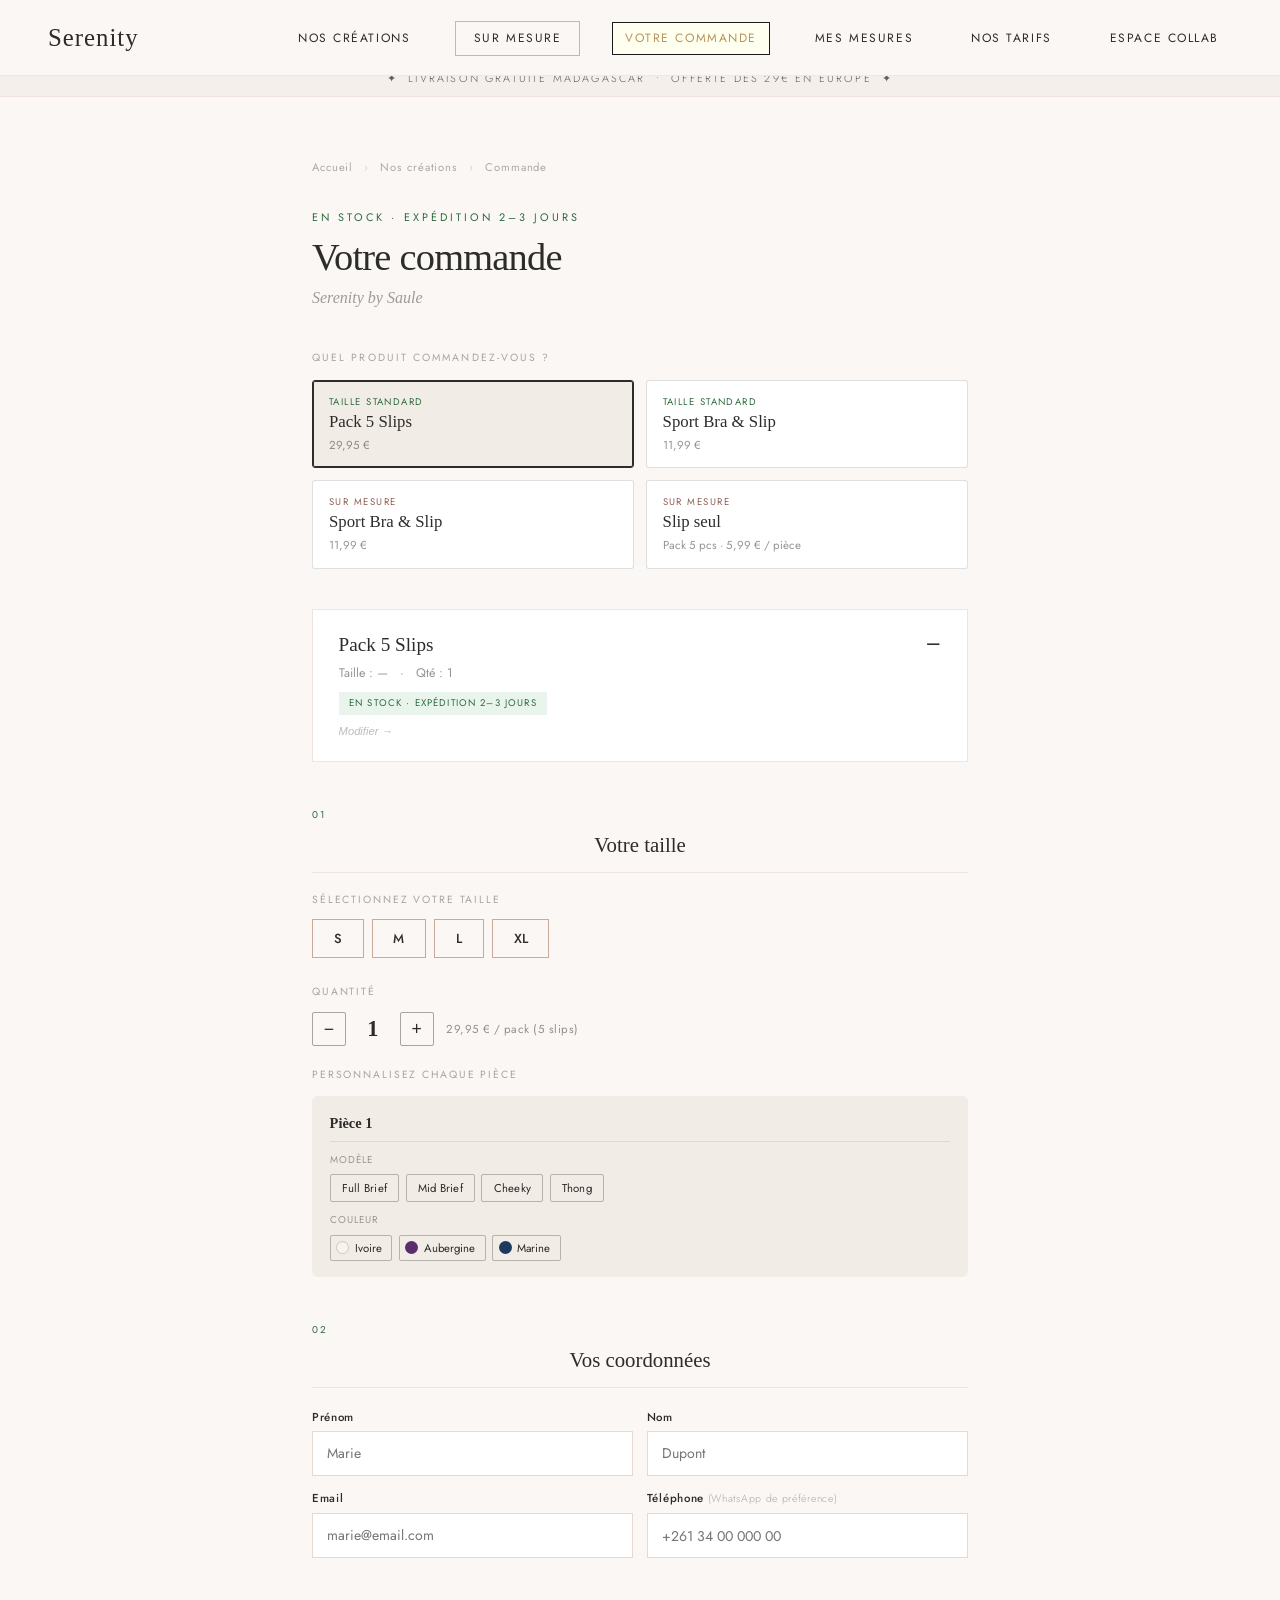
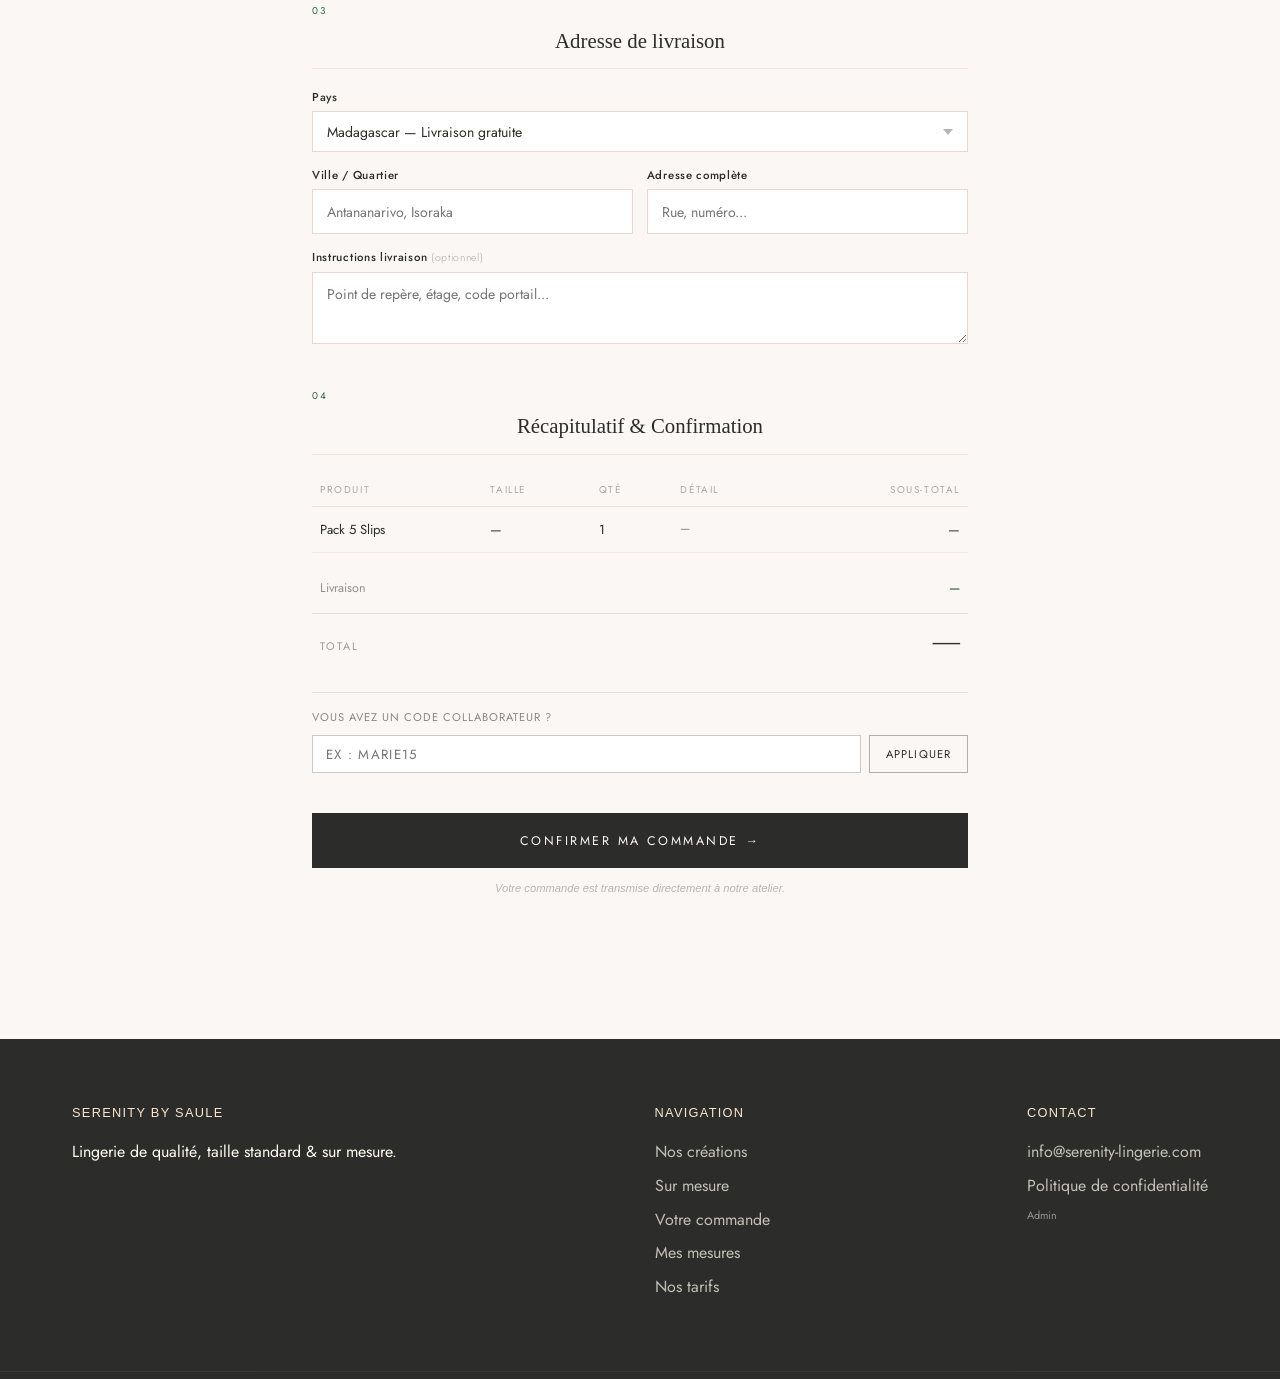
<file: order.html>
<!DOCTYPE html>
<html lang="fr">

<head>
    <meta charset="UTF-8">
    <meta http-equiv="refresh" content="0; url=shop.html">
    <meta name="viewport" content="width=device-width, initial-scale=1.0">
    <title>Commander | Serenity by Saule</title>
    <meta name="description" content="Commandez votre lingerie sur mesure Serenity by Saule. Saisissez vos mesures ou acc&eacute;dez &agrave; notre guide de prise de mesure.">

    <!-- Meta Pixel -->
    <script>
    !function(f,b,e,v,n,t,s)
    {if(f.fbq)return;n=f.fbq=function(){n.callMethod?
    n.callMethod.apply(n,arguments):n.queue.push(arguments)};
    if(!f._fbq)f._fbq=n;n.push=n;n.loaded=!0;n.version='2.0';
    n.queue=[];t=b.createElement(e);t.async=!0;
    t.src=v;s=b.getElementsByTagName(e)[0];
    s.parentNode.insertBefore(t,s)}(window, document,'script',
    'https://connect.facebook.net/en_US/fbevents.js');
    fbq('init', '953611460562954');
    fbq('track', 'PageView');
    </script>
    <noscript><img height="1" width="1" style="display:none"
    src="https://www.facebook.com/tr?id=953611460562954&ev=PageView&noscript=1"/></noscript>

    <!-- Fonts -->
    <link rel="preconnect" href="https://fonts.googleapis.com">
    <link rel="preconnect" href="https://fonts.gstatic.com" crossorigin>
    <link href="https://fonts.googleapis.com/css2?family=Cormorant+Garamond:ital,wght@0,300;0,400;0,500;1,300;1,400&family=Jost:wght@300;400;500&display=swap" rel="stylesheet">

    <link rel="stylesheet" href="assets/css/style.css">

    <style>
        /* ================================================
           ORDER PAGE — Serenity by Saule
        ================================================ */

        :root {
            --cream:      #FAF7F4;
            --cream-alt:  #F2ECE7;
            --rose:       #C9A99A;
            --rose-light: #EEE0DA;
            --gold:       #B8935A;
            --charcoal:   #2C2C2A;
            --green-soft: #6B9E6B;
        }

        body {
            font-family: 'Jost', sans-serif;
            background-color: var(--cream);
            color: var(--charcoal);
            min-height: 100vh;
        }

        /* ---- NAVBAR ---- */
        .navbar {
            position: fixed;
            background-color: rgba(250, 247, 244, 0.96);
            backdrop-filter: blur(10px);
            border-bottom: 1px solid rgba(201, 169, 154, 0.2);
            padding: 1.1rem 3rem;
        }

        .logo {
            color: var(--charcoal);
            font-family: 'Cormorant Garamond', serif;
            font-size: 1.55rem;
            font-weight: 500;
            letter-spacing: 0.04em;
        }

        .nav-links a {
            background-color: transparent;
            color: var(--charcoal);
            border: 1px solid transparent;
            font-family: 'Jost', sans-serif;
            font-size: 0.75rem;
            letter-spacing: 0.13em;
            padding: 0.4rem 0.75rem;
            border-radius: 0;
        }

        .nav-links a:hover { color: var(--gold); }

        .nav-links a.nav-cta-primary {
            background: var(--charcoal);
            color: var(--cream);
            border-color: var(--charcoal);
            padding: 0.45rem 1.1rem;
        }

        .nav-links a.nav-cta-primary:hover {
            background: var(--gold);
            border-color: var(--gold);
            color: var(--cream);
        }

        .nav-links a.nav-cta-secondary {
            border: 1px solid rgba(44, 44, 42, 0.3);
            padding: 0.45rem 1.1rem;
        }

        .nav-links a.nav-cta-secondary:hover {
            color: var(--gold);
            border-color: var(--gold);
        }

        /* ---- BANNIERE ---- */
        .delivery-banner {
            background-color: var(--cream-alt);
            border-bottom: 1px solid rgba(201, 169, 154, 0.25);
            text-align: center;
            padding: 0.55rem 1rem;
            position: fixed;
            top: 61px;
            width: 100%;
            z-index: 99;
            font-family: 'Jost', sans-serif;
            font-size: 0.68rem;
            font-weight: 300;
            letter-spacing: 0.2em;
            text-transform: uppercase;
            color: var(--charcoal);
            opacity: 0.75;
        }

        /* ---- PAGE WRAPPER ---- */
        .order-wrapper {
            padding-top: calc(61px + 34px + 4rem);
            padding-bottom: 6rem;
            min-height: 100vh;
        }

        .order-container {
            max-width: 760px;
            margin: 0 auto;
            padding: 0 2rem;
        }

        /* ---- PAGE HEADER ---- */
        .order-header {
            text-align: center;
            margin-bottom: 3.5rem;
        }

        .order-eyebrow {
            font-family: 'Jost', sans-serif;
            font-size: 0.68rem;
            letter-spacing: 0.28em;
            text-transform: uppercase;
            color: var(--gold);
            margin-bottom: 0.7rem;
        }

        .order-title {
            font-family: 'Cormorant Garamond', serif;
            font-size: 2.6rem;
            font-weight: 400;
            color: var(--charcoal);
            line-height: 1.1;
            margin-bottom: 0.5rem;
        }

        .order-sub {
            font-family: 'Cormorant Garamond', serif;
            font-size: 1rem;
            font-style: italic;
            color: rgba(44, 44, 42, 0.5);
        }

        /* ---- BIFURCATION : 2 CARTES ---- */
        .bifurcation-label {
            font-family: 'Jost', sans-serif;
            font-size: 0.72rem;
            letter-spacing: 0.2em;
            text-transform: uppercase;
            color: rgba(44, 44, 42, 0.5);
            text-align: center;
            margin-bottom: 1.2rem;
        }

        .choice-grid {
            display: grid;
            grid-template-columns: 1fr 1fr;
            gap: 1rem;
            margin-bottom: 3rem;
        }

        .choice-card {
            padding: 1.6rem 1.4rem;
            border: 1px solid rgba(201, 169, 154, 0.35);
            background: #fff;
            cursor: pointer;
            transition: border-color 0.2s ease, background 0.2s ease, box-shadow 0.2s ease;
            display: flex;
            flex-direction: column;
            gap: 0.4rem;
            user-select: none;
        }

        .choice-card:hover {
            border-color: rgba(184, 147, 90, 0.5);
            box-shadow: 0 4px 20px rgba(44, 44, 42, 0.05);
        }

        .choice-card.is-selected-a {
            border-color: var(--gold);
            border-width: 2px;
            background: #FFFDF8;
        }

        .choice-card.is-selected-b {
            border-color: var(--rose);
            border-width: 2px;
            background: #FDF8F6;
        }

        .choice-icon {
            font-size: 1.3rem;
            line-height: 1;
            margin-bottom: 0.2rem;
        }

        .choice-icon--check { color: var(--green-soft); }
        .choice-icon--arrow { color: var(--rose); }

        .choice-title {
            font-family: 'Cormorant Garamond', serif;
            font-size: 1.25rem;
            font-weight: 500;
            color: var(--charcoal);
            line-height: 1.2;
        }

        .choice-sub {
            font-family: 'Jost', sans-serif;
            font-size: 0.78rem;
            color: rgba(44, 44, 42, 0.55);
            font-weight: 300;
        }

        /* ---- PANNEAU A : champs de mesure ---- */
        #panel-a {
            display: none;
            opacity: 0;
            transition: opacity 0.3s ease;
        }

        #panel-a.is-visible {
            display: block;
            animation: fadeInPanel 0.3s ease forwards;
        }

        /* ---- PANNEAU B : redirection guide ---- */
        #panel-b {
            display: none;
            opacity: 0;
        }

        #panel-b.is-visible {
            display: block;
            animation: fadeInPanel 0.3s ease forwards;
        }

        @keyframes fadeInPanel {
            from { opacity: 0; transform: translateY(8px); }
            to   { opacity: 1; transform: translateY(0); }
        }

        /* ---- SELECTEUR PRODUIT ---- */
        .product-selector {
            margin-bottom: 2rem;
        }

        .product-selector-label {
            font-family: 'Jost', sans-serif;
            font-size: 0.68rem;
            letter-spacing: 0.2em;
            text-transform: uppercase;
            color: rgba(44, 44, 42, 0.5);
            margin-bottom: 0.7rem;
        }

        .product-tabs {
            display: flex;
            gap: 0.5rem;
        }

        .product-tab {
            font-family: 'Jost', sans-serif;
            font-size: 0.72rem;
            letter-spacing: 0.12em;
            text-transform: uppercase;
            padding: 0.5rem 1.2rem;
            border: 1px solid rgba(44, 44, 42, 0.22);
            background: transparent;
            color: var(--charcoal);
            cursor: pointer;
            transition: all 0.2s ease;
        }

        .product-tab:hover {
            border-color: var(--rose);
            color: var(--rose);
        }

        .product-tab.is-active {
            background: var(--charcoal);
            color: var(--cream);
            border-color: var(--charcoal);
        }

        /* ---- CHAMPS DE MESURE ---- */
        .fields-panel {
            display: none;
        }

        .fields-panel.is-active {
            display: block;
            animation: fadeInPanel 0.25s ease forwards;
        }

        .fields-title {
            font-family: 'Cormorant Garamond', serif;
            font-size: 1.3rem;
            font-weight: 400;
            color: var(--charcoal);
            margin-bottom: 0.3rem;
        }

        .fields-subtitle {
            font-family: 'Jost', sans-serif;
            font-size: 0.78rem;
            color: rgba(44, 44, 42, 0.5);
            margin-bottom: 1.8rem;
        }

        .measure-field {
            margin-bottom: 1.4rem;
            display: flex;
            gap: 0.85rem;
            align-items: flex-start;
        }
        .measure-img { width: 68px; height: 68px; object-fit: cover; border-radius: 6px; flex-shrink: 0; border: 1px solid rgba(184,147,90,0.22); }
        .measure-content { flex: 1; min-width: 0; }
        .tape-dl { display: flex; align-items: center; gap: 0.85rem; background: rgba(184,147,90,0.07); border: 1px solid rgba(184,147,90,0.3); border-radius: 7px; padding: 0.85rem 1rem; margin-bottom: 1.4rem; text-decoration: none; }
        .tape-dl-icon { flex-shrink: 0; color: var(--gold); }
        .tape-dl-label { font-family: 'Jost', sans-serif; font-size: 0.8rem; font-weight: 500; color: var(--charcoal); display: block; }
        .tape-dl-sub { font-family: 'Jost', sans-serif; font-size: 0.7rem; color: var(--gold); display: block; margin-top: 0.1rem; }

        .measure-label-row {
            display: flex;
            align-items: center;
            gap: 0.5rem;
            margin-bottom: 0.45rem;
        }

        .measure-label {
            font-family: 'Jost', sans-serif;
            font-size: 0.82rem;
            font-weight: 500;
            color: var(--charcoal);
            letter-spacing: 0.05em;
        }

        /* Info-bulle ⓘ */
        .tooltip-wrap {
            position: relative;
            display: inline-flex;
            align-items: center;
        }

        .tooltip-icon {
            width: 16px;
            height: 16px;
            border-radius: 50%;
            border: 1px solid rgba(184, 147, 90, 0.5);
            color: var(--gold);
            font-size: 0.6rem;
            font-family: 'Jost', sans-serif;
            display: flex;
            align-items: center;
            justify-content: center;
            cursor: help;
            flex-shrink: 0;
        }

        .tooltip-text {
            position: absolute;
            left: calc(100% + 8px);
            top: 50%;
            transform: translateY(-50%);
            background: var(--charcoal);
            color: var(--cream);
            font-family: 'Jost', sans-serif;
            font-size: 0.7rem;
            font-weight: 300;
            line-height: 1.5;
            padding: 0.5rem 0.8rem;
            white-space: nowrap;
            opacity: 0;
            pointer-events: none;
            transition: opacity 0.2s ease;
            z-index: 10;
        }

        .tooltip-wrap:hover .tooltip-text {
            opacity: 1;
        }

        /* Champ input */
        .measure-input-row {
            display: flex;
            align-items: center;
            gap: 0.5rem;
        }

        .measure-input {
            width: 120px;
            padding: 0.7rem 1rem;
            border: 1px solid rgba(201, 169, 154, 0.5);
            background: #fff;
            font-family: 'Jost', sans-serif;
            font-size: 0.9rem;
            color: var(--charcoal);
            transition: border-color 0.2s ease;
            outline: none;
            -moz-appearance: textfield;
        }

        .measure-input::-webkit-outer-spin-button,
        .measure-input::-webkit-inner-spin-button { -webkit-appearance: none; }

        .measure-input:focus {
            border-color: var(--gold);
        }

        .measure-input.is-error {
            border-color: #C0392B;
        }

        .measure-unit {
            font-family: 'Jost', sans-serif;
            font-size: 0.78rem;
            color: rgba(44, 44, 42, 0.4);
        }

        .measure-error {
            display: none;
            font-family: 'Jost', sans-serif;
            font-size: 0.72rem;
            color: #C0392B;
            margin-top: 0.3rem;
            font-style: italic;
        }

        .measure-error.is-visible {
            display: block;
        }

        /* Lien guide sous les champs */
        .fields-guide-link {
            display: inline-block;
            font-family: 'Jost', sans-serif;
            font-size: 0.75rem;
            color: rgba(44, 44, 42, 0.4);
            font-style: italic;
            text-decoration: none;
            margin-top: 0.5rem;
            margin-bottom: 2.5rem;
            transition: color 0.2s ease;
        }

        .fields-guide-link:hover {
            color: var(--rose);
            text-decoration: underline;
        }

        /* ---- BOUTON GOOGLE FORM ---- */
        .order-submit-btn {
            display: block;
            width: 100%;
            text-align: center;
            padding: 1.1rem 2rem;
            background: var(--charcoal);
            color: var(--cream);
            font-family: 'Jost', sans-serif;
            font-size: 0.78rem;
            letter-spacing: 0.2em;
            text-transform: uppercase;
            text-decoration: none;
            border: none;
            cursor: pointer;
            transition: background 0.3s ease;
            margin-top: 1rem;
        }

        .order-submit-btn:hover {
            background: var(--gold);
            color: var(--cream);
        }

        .order-submit-btn:disabled {
            opacity: 0.45;
            cursor: not-allowed;
            background: var(--charcoal);
        }

        /* ---- COULEUR ---- */
        .couleur-row {
            display: flex;
            gap: 0.6rem;
            flex-wrap: wrap;
            margin-top: 0.55rem;
            margin-bottom: 0.3rem;
        }
        .couleur-btn {
            display: flex;
            align-items: center;
            gap: 0.5rem;
            padding: 0.5rem 1rem;
            border: 1px solid rgba(201,169,154,0.4);
            background: transparent;
            cursor: pointer;
            transition: border-color 0.2s ease;
            font-family: 'Jost', sans-serif;
            font-size: 0.78rem;
            color: var(--charcoal);
        }
        .couleur-btn.is-active {
            border-color: var(--charcoal);
            box-shadow: inset 0 0 0 1px var(--charcoal);
        }
        .couleur-swatch {
            width: 18px;
            height: 18px;
            border-radius: 50%;
            flex-shrink: 0;
        }

        /* ---- CHAMPS ADDITIONNELS ---- */
        .extra-section {
            margin-top: 2.5rem;
            padding-top: 2rem;
            border-top: 1px solid rgba(201, 169, 154, 0.2);
        }
        .extra-section-title {
            font-family: 'Cormorant Garamond', serif;
            font-size: 1.15rem;
            font-weight: 400;
            color: var(--charcoal);
            margin-bottom: 1.2rem;
        }
        .field-row-order {
            display: grid;
            grid-template-columns: 1fr 1fr;
            gap: 0.8rem;
            margin-bottom: 0.8rem;
        }
        .field-row-order.full {
            grid-template-columns: 1fr;
        }
        .field-group-order {
            display: flex;
            flex-direction: column;
            gap: 0.28rem;
        }
        .field-label-order {
            font-family: 'Jost', sans-serif;
            font-size: 0.72rem;
            letter-spacing: 0.05em;
            font-weight: 500;
            color: var(--charcoal);
        }
        .field-label-order .opt {
            font-weight: 300;
            color: rgba(44,44,42,0.38);
            font-size: 0.66rem;
        }
        .field-input-order, .field-select-order, .field-textarea-order {
            font-family: 'Jost', sans-serif;
            font-size: 0.88rem;
            color: var(--charcoal);
            padding: 0.7rem 0.9rem;
            border: 1px solid rgba(201, 169, 154, 0.5);
            background: #fff;
            outline: none;
            transition: border-color 0.2s ease;
            width: 100%;
            box-sizing: border-box;
        }
        .field-input-order:focus, .field-select-order:focus, .field-textarea-order:focus {
            border-color: var(--gold);
        }
        .field-input-order.is-error, .field-select-order.is-error {
            border-color: #C0392B;
        }
        .field-textarea-order {
            resize: vertical;
            min-height: 64px;
        }
        .field-select-order {
            -webkit-appearance: none;
            appearance: none;
            background-image: url("data:image/svg+xml,%3Csvg xmlns='http://www.w3.org/2000/svg' width='10' height='6'%3E%3Cpath d='M0 0l5 6 5-6z' fill='%232C2C2A' opacity='.35'/%3E%3C/svg%3E");
            background-repeat: no-repeat;
            background-position: right 0.9rem center;
            padding-right: 2.2rem;
            cursor: pointer;
        }
        .field-error-sm {
            display: none;
            font-family: 'Jost', sans-serif;
            font-size: 0.7rem;
            color: #C0392B;
            font-style: italic;
        }
        .field-error-sm.is-visible { display: block; }

        /* ---- MODELES (slip) ---- */
        .model-grid-order {
            display: grid;
            grid-template-columns: 1fr 1fr;
            gap: 0.5rem;
            margin: 0.6rem 0 0.4rem;
        }
        .model-check-order {
            display: flex;
            align-items: center;
            gap: 0.5rem;
            cursor: pointer;
        }
        .model-check-order input[type="checkbox"] {
            width: 14px;
            height: 14px;
            accent-color: var(--charcoal);
            cursor: pointer;
            flex-shrink: 0;
        }
        .model-check-order span {
            font-family: 'Jost', sans-serif;
            font-size: 0.82rem;
            color: rgba(44, 44, 42, 0.75);
        }

        /* ---- CONFIRMATION ---- */
        .order-confirm-block {
            text-align: center;
            padding: 3.5rem 2rem;
            border: 1px solid rgba(184,147,90,0.25);
            background: rgba(184,147,90,0.04);
            margin-top: 2rem;
        }

        /* ---- PAIEMENT MOBILE MONEY ---- */
        .pmt-block { background: white; border: 1px solid rgba(184,147,90,0.28); border-radius: 8px; padding: 1.2rem 1.4rem; margin: 1.4rem auto 0; text-align: left; max-width: 380px; }
        .pmt-title { font-family: 'Cormorant Garamond', serif; font-size: 1.05rem; font-weight: 600; color: var(--charcoal); margin-bottom: 0.5rem; }
        .pmt-desc { font-family: 'Jost', sans-serif; font-size: 0.76rem; color: rgba(44,44,42,0.55); margin-bottom: 0.75rem; line-height: 1.6; }
        .pmt-operator { display: flex; align-items: center; gap: 0.7rem; margin-bottom: 0.45rem; padding: 0.45rem 0.65rem; background: var(--cream-alt); border-radius: 5px; }
        .pmt-op-tag { font-family: 'Jost', sans-serif; font-size: 0.62rem; font-weight: 600; color: white; padding: 0.15rem 0.45rem; border-radius: 3px; letter-spacing: 0.02em; white-space: nowrap; }
        .pmt-op-num { font-family: 'Jost', sans-serif; font-size: 0.79rem; color: var(--charcoal); font-weight: 500; }
        .pmt-note { font-family: 'Jost', sans-serif; font-size: 0.69rem; color: rgba(44,44,42,0.42); font-style: italic; margin-top: 0.5rem; }
        .pmt-eu-btns { display: flex; gap: 0.75rem; margin-top: 0.4rem; flex-wrap: wrap; }
        .pmt-eu-btn { font-family: 'Jost', sans-serif; font-size: 0.78rem; font-weight: 500; color: var(--cream); background: var(--charcoal); padding: 0.6rem 1.1rem; border-radius: 4px; text-decoration: none; flex: 1; text-align: center; }
        .pmt-track-btn { display: inline-block; margin-top: 1.1rem; font-family: 'Jost', sans-serif; font-size: 0.71rem; letter-spacing: 0.12em; text-transform: uppercase; color: var(--gold); text-decoration: none; border-bottom: 1px solid rgba(184,147,90,0.45); padding-bottom: 0.15rem; }

        @media (max-width: 768px) {
            .field-row-order { grid-template-columns: 1fr; }
            .model-grid-order { grid-template-columns: 1fr; }
        }

        /* ---- PANNEAU B : encadré guide ---- */
        .guide-block {
            border: 1px solid rgba(201, 169, 154, 0.35);
            background: #fff;
            padding: 2.5rem 2rem;
            text-align: center;
        }

        .guide-block-ornament {
            font-family: 'Cormorant Garamond', serif;
            font-size: 1.8rem;
            color: var(--rose);
            opacity: 0.5;
            margin-bottom: 1rem;
            line-height: 1;
        }

        .guide-block-title {
            font-family: 'Cormorant Garamond', serif;
            font-size: 1.5rem;
            font-weight: 400;
            color: var(--charcoal);
            margin-bottom: 1rem;
            line-height: 1.35;
        }

        .guide-block-text {
            font-family: 'Jost', sans-serif;
            font-size: 0.85rem;
            line-height: 1.85;
            color: rgba(44, 44, 42, 0.65);
            max-width: 460px;
            margin: 0 auto 2rem;
        }

        .guide-btn {
            display: inline-block;
            padding: 1rem 2.2rem;
            background: var(--charcoal);
            color: var(--cream);
            font-family: 'Jost', sans-serif;
            font-size: 0.75rem;
            letter-spacing: 0.18em;
            text-transform: uppercase;
            text-decoration: none;
            transition: background 0.3s ease;
        }

        .guide-btn:hover {
            background: var(--gold);
            color: var(--cream);
        }

        /* ---- BANNIERE SUR MESURE ---- */
        .bespoke-notice {
            background: rgba(240, 230, 211, 0.4);
            border: 1px solid rgba(184, 147, 90, 0.2);
            padding: 1rem 1.5rem;
            margin-bottom: 2.5rem;
            text-align: center;
        }

        .bespoke-notice p {
            font-family: 'Jost', sans-serif;
            font-size: 0.82rem;
            color: rgba(44, 44, 42, 0.68);
            line-height: 1.65;
            margin: 0 0 0.4rem;
        }

        .bespoke-notice-link {
            font-family: 'Jost', sans-serif;
            font-size: 0.72rem;
            color: rgba(184, 147, 90, 0.8);
            text-decoration: none;
            font-style: italic;
        }

        .bespoke-notice-link:hover {
            color: var(--gold);
            text-decoration: underline;
        }

        /* ---- FOOTER ---- */
        .footer { background-color: var(--charcoal); }

        /* ---- RESPONSIVE ---- */
        @media (max-width: 768px) {
            .navbar { padding: 1rem 1.2rem; }

            .delivery-banner {
                top: 58px;
                font-size: 0.6rem;
                letter-spacing: 0.12em;
            }

            .order-wrapper {
                padding-top: calc(58px + 30px + 3rem);
            }

            .order-container { padding: 0 1.3rem; }

            .choice-grid {
                grid-template-columns: 1fr;
            }

            .order-title { font-size: 2rem; }

            .product-tabs { flex-wrap: wrap; }

            .product-tab { flex: 1; text-align: center; }

            .tooltip-text {
                left: auto;
                right: 0;
                top: calc(100% + 6px);
                transform: none;
            }
        }
    </style>
</head>

<body>

    <!-- Navigation -->
    <nav class="navbar">
        <a href="index.html" class="logo">Serenity</a>
        <ul class="nav-links">
            <li><a href="index.html#produits">Nos cr&eacute;ations</a></li>
            <li><a href="order.html" class="nav-cta-secondary active">Sur mesure</a></li>
            <li><a href="shop.html">Votre commande</a></li>
            <li><a href="measurement.html">Mes mesures</a></li>
            <li><a href="pricing.html">Nos tarifs</a></li>
            <li><a href="collab-login.html">Espace Collab</a></li>
        </ul>
        <div class="mobile-menu-toggle">&#9776;</div>
    </nav>

    <!-- Banniere -->
    <div class="delivery-banner">
        &#10022;&nbsp; Livraison gratuite Madagascar &nbsp;&bull;&nbsp; Offerte d&egrave;s 29&euro; en Europe &nbsp;&#10022;
    </div>

    <div class="order-wrapper">
        <div class="order-container">

            <!-- Bannière sur mesure -->
            <div class="bespoke-notice">
                <p>Vous commandez une pi&egrave;ce <strong>sur mesure</strong> &mdash; fabriqu&eacute;e uniquement pour vous apr&egrave;s r&eacute;ception de vos mesures. D&eacute;lai&nbsp;: 5&ndash;7 jours ouvr&eacute;s.</p>
                <a href="shop.html" class="bespoke-notice-link">Vous pr&eacute;f&eacute;rez une taille standard&nbsp;? &rarr;</a>
            </div>

            <!-- Header -->
            <div class="order-header">
                <div class="order-eyebrow">Collection Signature</div>
                <h1 class="order-title">Votre commande</h1>
                <p class="order-sub">Serenity by Saule &mdash; Lingerie sur mesure</p>
            </div>

            <!-- ---- BIFURCATION ---- -->
            <div class="bifurcation-label">Comment souhaitez-vous proc&eacute;der&nbsp;?</div>

            <div class="choice-grid">

                <div class="choice-card" id="card-a" onclick="selectPath('a')">
                    <div class="choice-icon choice-icon--check">&#10003;</div>
                    <div class="choice-title">J&rsquo;ai mes mesures</div>
                    <div class="choice-sub">Je saisis mes mesures directement</div>
                </div>

                <div class="choice-card" id="card-b" onclick="selectPath('b')">
                    <div class="choice-icon choice-icon--arrow">&#8594;</div>
                    <div class="choice-title">Je n&rsquo;ai pas encore mes mesures</div>
                    <div class="choice-sub">Je veux &ecirc;tre guid&eacute;e &eacute;tape par &eacute;tape</div>
                </div>

            </div>

            <!-- ================================================
                 PANNEAU A — Champs de mesure
            ================================================ -->
            <div id="panel-a">

                <!-- Selecteur produit -->
                <div class="product-selector">
                    <div class="product-selector-label">Pour quel produit&nbsp;?</div>
                    <div class="product-tabs">
                        <button class="product-tab is-active" onclick="switchProduct('bra', this)">Sport Bra &amp; Slip</button>
                        <button class="product-tab" onclick="switchProduct('slip', this)">Slip seul</button>
                    </div>
                </div>

                <!-- Champs Sport Bra -->
                <div class="fields-panel is-active" id="fields-bra">
                    <div class="fields-title">Mesures pour le Sport Bra &amp; Slip</div>
                    <div class="fields-subtitle">3 mesures suffisent pour cr&eacute;er votre ensemble sur mesure</div>

                    <a href="assets/downloads/metre-ruban-serenity.pdf" download target="_blank" class="tape-dl">
                        <svg class="tape-dl-icon" width="26" height="26" viewBox="0 0 24 24" fill="none" aria-hidden="true"><rect x="1" y="7.5" width="22" height="9" rx="1.5" stroke="currentColor" stroke-width="1.5"/><line x1="5" y1="7.5" x2="5" y2="16.5" stroke="currentColor" stroke-width="1.5"/><line x1="9" y1="7.5" x2="9" y2="12" stroke="currentColor" stroke-width="1.2"/><line x1="13" y1="7.5" x2="13" y2="16.5" stroke="currentColor" stroke-width="1.5"/><line x1="17" y1="7.5" x2="17" y2="12" stroke="currentColor" stroke-width="1.2"/></svg>
                        <div><span class="tape-dl-label">Pas de m&egrave;tre ruban&nbsp;?</span><span class="tape-dl-sub">T&eacute;l&eacute;charger &amp; imprimer le n&ocirc;tre &darr;</span></div>
                    </a>

                    <div class="measure-field">
                        <div class="measure-label-row">
                            <span class="measure-label">Overbust</span>
                            <div class="tooltip-wrap">
                                <div class="tooltip-icon">i</div>
                                <div class="tooltip-text">Tour de poitrine au-dessus des seins</div>
                            </div>
                        </div>
                        <div class="measure-input-row">
                            <input type="number" class="measure-input" id="bra-overbust" placeholder="ex. 82" min="40" max="200">
                            <span class="measure-unit">cm</span>
                        </div>
                        <div class="measure-error" id="err-bra-overbust">Valeur invalide — saisir entre 40 et 200 cm</div>
                    </div>

                    <div class="measure-field">
                        <div class="measure-label-row">
                            <span class="measure-label">Bust</span>
                            <div class="tooltip-wrap">
                                <div class="tooltip-icon">i</div>
                                <div class="tooltip-text">Tour de poitrine au niveau des seins</div>
                            </div>
                        </div>
                        <div class="measure-input-row">
                            <input type="number" class="measure-input" id="bra-bust" placeholder="ex. 88" min="40" max="200">
                            <span class="measure-unit">cm</span>
                        </div>
                        <div class="measure-error" id="err-bra-bust">Valeur invalide — saisir entre 40 et 200 cm</div>
                    </div>

                    <div class="measure-field">
                        <div class="measure-label-row">
                            <span class="measure-label">Underbust</span>
                            <div class="tooltip-wrap">
                                <div class="tooltip-icon">i</div>
                                <div class="tooltip-text">Tour de poitrine sous les seins</div>
                            </div>
                        </div>
                        <div class="measure-input-row">
                            <input type="number" class="measure-input" id="bra-underbust" placeholder="ex. 74" min="40" max="200">
                            <span class="measure-unit">cm</span>
                        </div>
                        <div class="measure-error" id="err-bra-underbust">Valeur invalide — saisir entre 40 et 200 cm</div>
                    </div>

                    <a href="measurement.html" class="fields-guide-link">
                        Besoin d&rsquo;aide pour vous mesurer&nbsp;? Consultez notre guide &rarr;
                    </a>

                    <!-- Quantité & per-unit bra -->
                    <div class="extra-section">
                        <div class="extra-section-title">Quantit&eacute;</div>
                        <div class="qty-row">
                            <button type="button" class="qty-btn" onclick="changeQtyFor('bra',-1)">&#8722;</button>
                            <span class="qty-count" id="bra-qty-count">1</span>
                            <button type="button" class="qty-btn" onclick="changeQtyFor('bra',1)">+</button>
                            <span class="qty-unit-label">11,99&nbsp;&euro; / ensemble</span>
                        </div>
                    </div>
                    <div class="extra-section">
                        <div class="extra-section-title">Mod&egrave;le &amp; couleur par pi&egrave;ce</div>
                        <div id="bra-units-container" class="units-list"></div>
                        <span class="field-error-sm" id="err-bra-units">Veuillez s&eacute;lectionner mod&egrave;le et couleur pour chaque pi&egrave;ce.</span>
                    </div>

                    <!-- Coordonnées -->
                    <div class="extra-section">
                        <div class="extra-section-title">Vos coordonn&eacute;es</div>
                        <div class="field-row-order">
                            <div class="field-group-order">
                                <label class="field-label-order" for="bra-prenom">Pr&eacute;nom</label>
                                <input type="text" id="bra-prenom" class="field-input-order" placeholder="Marie">
                                <span class="field-error-sm" id="err-bra-prenom">Champ requis.</span>
                            </div>
                            <div class="field-group-order">
                                <label class="field-label-order" for="bra-nom">Nom</label>
                                <input type="text" id="bra-nom" class="field-input-order" placeholder="Dupont">
                                <span class="field-error-sm" id="err-bra-nom">Champ requis.</span>
                            </div>
                        </div>
                        <div class="field-row-order">
                            <div class="field-group-order">
                                <label class="field-label-order" for="bra-email">Email</label>
                                <input type="email" id="bra-email" class="field-input-order" placeholder="marie@email.com">
                                <span class="field-error-sm" id="err-bra-email">Adresse email invalide.</span>
                            </div>
                            <div class="field-group-order">
                                <label class="field-label-order" for="bra-telephone">T&eacute;l&eacute;phone <span class="opt">(WhatsApp)</span></label>
                                <input type="tel" id="bra-telephone" class="field-input-order" placeholder="+261 34 00 000 00">
                                <span class="field-error-sm" id="err-bra-telephone">Champ requis.</span>
                            </div>
                        </div>
                    </div>

                    <!-- Adresse -->
                    <div class="extra-section">
                        <div class="extra-section-title">Adresse de livraison</div>
                        <div class="field-row-order full">
                            <div class="field-group-order">
                                <label class="field-label-order" for="bra-pays">Pays</label>
                                <select id="bra-pays" class="field-select-order">
                                    <optgroup label="Madagascar">
                                        <option value="Madagascar" selected>Madagascar — Livraison gratuite</option>
                                    </optgroup>
                                    <optgroup label="Europe">
                                        <option value="France">France</option>
                                        <option value="Belgique">Belgique</option>
                                        <option value="Suisse">Suisse</option>
                                        <option value="Luxembourg">Luxembourg</option>
                                        <option value="Allemagne">Allemagne</option>
                                        <option value="Autres pays Europe">Autres pays Europe</option>
                                    </optgroup>
                                    <optgroup label="Autres pays">
                                        <option value="Autres">Autres pays (international)</option>
                                    </optgroup>
                                    <option value="Suisse">Suisse</option>
                                    <option value="Luxembourg">Luxembourg</option>
                                    <option value="Autres pays Europe">Autres pays Europe</option>
                                </select>
                            </div>
                        </div>
                        <div class="field-row-order">
                            <div class="field-group-order">
                                <label class="field-label-order" for="bra-ville">Ville / Quartier</label>
                                <input type="text" id="bra-ville" class="field-input-order" placeholder="Antananarivo, Isoraka">
                                <span class="field-error-sm" id="err-bra-ville">Champ requis.</span>
                            </div>
                            <div class="field-group-order">
                                <label class="field-label-order" for="bra-adresse">Adresse</label>
                                <input type="text" id="bra-adresse" class="field-input-order" placeholder="Rue, num&eacute;ro...">
                                <span class="field-error-sm" id="err-bra-adresse">Champ requis.</span>
                            </div>
                        </div>
                        <div class="field-row-order full">
                            <div class="field-group-order">
                                <label class="field-label-order" for="bra-instructions">Instructions <span class="opt">(optionnel)</span></label>
                                <textarea id="bra-instructions" class="field-textarea-order" placeholder="Rep&egrave;re, &eacute;tage..."></textarea>
                            </div>
                        </div>
                    </div>

                    <button class="order-submit-btn" onclick="submitOrder('bra')">
                        Confirmer ma commande &rarr;
                    </button>

                    <!-- Confirmation bra -->
                    <div id="order-confirm-bra" class="order-confirm-block" style="display:none;">
                        <div style="font-family:'Cormorant Garamond',serif; font-size:2rem; color:var(--charcoal); margin-bottom:0.8rem;">Merci !</div>
                        <p style="font-family:'Jost',sans-serif; font-size:0.85rem; color:rgba(44,44,42,0.65); line-height:1.8; max-width:380px; margin:0 auto 1.5rem;">
                            Votre commande sur mesure a &eacute;t&eacute; transmise.<br>
                            Confirmation par email sous peu.
                        </p>
                        <a href="index.html" style="font-family:'Jost',sans-serif; font-size:0.75rem; letter-spacing:0.15em; text-transform:uppercase; color:var(--charcoal); border-bottom:1px solid var(--charcoal); text-decoration:none; padding-bottom:0.2rem;">Retour &agrave; l&rsquo;accueil</a>
                    </div>
                </div>

                <!-- Champs Slip seul -->
                <div class="fields-panel" id="fields-slip">
                    <div class="fields-title">Mesures pour le Slip</div>
                    <div class="fields-subtitle">3 mesures suffisent pour cr&eacute;er votre slip sur mesure</div>

                    <a href="assets/downloads/metre-ruban-serenity.pdf" download target="_blank" class="tape-dl">
                        <svg class="tape-dl-icon" width="26" height="26" viewBox="0 0 24 24" fill="none" aria-hidden="true"><rect x="1" y="7.5" width="22" height="9" rx="1.5" stroke="currentColor" stroke-width="1.5"/><line x1="5" y1="7.5" x2="5" y2="16.5" stroke="currentColor" stroke-width="1.5"/><line x1="9" y1="7.5" x2="9" y2="12" stroke="currentColor" stroke-width="1.2"/><line x1="13" y1="7.5" x2="13" y2="16.5" stroke="currentColor" stroke-width="1.5"/><line x1="17" y1="7.5" x2="17" y2="12" stroke="currentColor" stroke-width="1.2"/></svg>
                        <div><span class="tape-dl-label">Pas de m&egrave;tre ruban&nbsp;?</span><span class="tape-dl-sub">T&eacute;l&eacute;charger &amp; imprimer le n&ocirc;tre &darr;</span></div>
                    </a>

                    <div class="measure-field">
                        <div class="measure-label-row">
                            <span class="measure-label">Hanches</span>
                            <div class="tooltip-wrap">
                                <div class="tooltip-icon">i</div>
                                <div class="tooltip-text">Contour le plus large</div>
                            </div>
                        </div>
                        <div class="measure-input-row">
                            <input type="number" class="measure-input" id="slip-hanches" placeholder="ex. 96" min="40" max="200">
                            <span class="measure-unit">cm</span>
                        </div>
                        <div class="measure-error" id="err-slip-hanches">Valeur invalide — saisir entre 40 et 200 cm</div>
                    </div>

                    <div class="measure-field">
                        <div class="measure-label-row">
                            <span class="measure-label">Taille</span>
                            <div class="tooltip-wrap">
                                <div class="tooltip-icon">i</div>
                                <div class="tooltip-text">Contour le plus &eacute;troit</div>
                            </div>
                        </div>
                        <div class="measure-input-row">
                            <input type="number" class="measure-input" id="slip-taille" placeholder="ex. 72" min="40" max="200">
                            <span class="measure-unit">cm</span>
                        </div>
                        <div class="measure-error" id="err-slip-taille">Valeur invalide — saisir entre 40 et 200 cm</div>
                    </div>

                    <div class="measure-field">
                        <div class="measure-label-row">
                            <span class="measure-label">Cuisse</span>
                            <div class="tooltip-wrap">
                                <div class="tooltip-icon">i</div>
                                <div class="tooltip-text">Contour &agrave; mi-cuisse</div>
                            </div>
                        </div>
                        <div class="measure-input-row">
                            <input type="number" class="measure-input" id="slip-cuisse" placeholder="ex. 58" min="40" max="200">
                            <span class="measure-unit">cm</span>
                        </div>
                        <div class="measure-error" id="err-slip-cuisse">Valeur invalide — saisir entre 40 et 200 cm</div>
                    </div>

                    <a href="measurement.html" class="fields-guide-link">
                        Besoin d&rsquo;aide pour vous mesurer&nbsp;? Consultez notre guide &rarr;
                    </a>

                    <!-- Quantité & per-unit slip -->
                    <div class="extra-section">
                        <div class="extra-section-title">Quantit&eacute;</div>
                        <div class="qty-row">
                            <button type="button" class="qty-btn" onclick="changeQtyFor('slip',-1)">&#8722;</button>
                            <span class="qty-count" id="slip-qty-count">1</span>
                            <button type="button" class="qty-btn" onclick="changeQtyFor('slip',1)">+</button>
                            <span class="qty-unit-label">5,99&nbsp;&euro; / pi&egrave;ce</span>
                        </div>
                    </div>
                    <div class="extra-section">
                        <div class="extra-section-title">Mod&egrave;le &amp; couleur par pi&egrave;ce</div>
                        <div id="slip-units-container" class="units-list"></div>
                        <span class="field-error-sm" id="err-slip-units">Veuillez s&eacute;lectionner mod&egrave;le et couleur pour chaque pi&egrave;ce.</span>
                    </div>

                    <!-- Coordonnées slip -->
                    <div class="extra-section">
                        <div class="extra-section-title">Vos coordonn&eacute;es</div>
                        <div class="field-row-order">
                            <div class="field-group-order">
                                <label class="field-label-order" for="slip-prenom">Pr&eacute;nom</label>
                                <input type="text" id="slip-prenom" class="field-input-order" placeholder="Marie">
                                <span class="field-error-sm" id="err-slip-prenom">Champ requis.</span>
                            </div>
                            <div class="field-group-order">
                                <label class="field-label-order" for="slip-nom">Nom</label>
                                <input type="text" id="slip-nom" class="field-input-order" placeholder="Dupont">
                                <span class="field-error-sm" id="err-slip-nom">Champ requis.</span>
                            </div>
                        </div>
                        <div class="field-row-order">
                            <div class="field-group-order">
                                <label class="field-label-order" for="slip-email">Email</label>
                                <input type="email" id="slip-email" class="field-input-order" placeholder="marie@email.com">
                                <span class="field-error-sm" id="err-slip-email">Adresse email invalide.</span>
                            </div>
                            <div class="field-group-order">
                                <label class="field-label-order" for="slip-telephone">T&eacute;l&eacute;phone <span class="opt">(WhatsApp)</span></label>
                                <input type="tel" id="slip-telephone" class="field-input-order" placeholder="+261 34 00 000 00">
                                <span class="field-error-sm" id="err-slip-telephone">Champ requis.</span>
                            </div>
                        </div>
                    </div>

                    <!-- Adresse slip -->
                    <div class="extra-section">
                        <div class="extra-section-title">Adresse de livraison</div>
                        <div class="field-row-order full">
                            <div class="field-group-order">
                                <label class="field-label-order" for="slip-pays">Pays</label>
                                <select id="slip-pays" class="field-select-order">
                                    <optgroup label="Madagascar">
                                        <option value="Madagascar" selected>Madagascar — Livraison gratuite</option>
                                    </optgroup>
                                    <optgroup label="Europe">
                                        <option value="France">France</option>
                                        <option value="Belgique">Belgique</option>
                                        <option value="Suisse">Suisse</option>
                                        <option value="Luxembourg">Luxembourg</option>
                                        <option value="Allemagne">Allemagne</option>
                                        <option value="Autres pays Europe">Autres pays Europe</option>
                                    </optgroup>
                                    <optgroup label="Autres pays">
                                        <option value="Autres">Autres pays (international)</option>
                                    </optgroup>
                                    <option value="Suisse">Suisse</option>
                                    <option value="Luxembourg">Luxembourg</option>
                                    <option value="Autres pays Europe">Autres pays Europe</option>
                                </select>
                            </div>
                        </div>
                        <div class="field-row-order">
                            <div class="field-group-order">
                                <label class="field-label-order" for="slip-ville">Ville / Quartier</label>
                                <input type="text" id="slip-ville" class="field-input-order" placeholder="Antananarivo, Isoraka">
                                <span class="field-error-sm" id="err-slip-ville">Champ requis.</span>
                            </div>
                            <div class="field-group-order">
                                <label class="field-label-order" for="slip-adresse">Adresse</label>
                                <input type="text" id="slip-adresse" class="field-input-order" placeholder="Rue, num&eacute;ro...">
                                <span class="field-error-sm" id="err-slip-adresse">Champ requis.</span>
                            </div>
                        </div>
                        <div class="field-row-order full">
                            <div class="field-group-order">
                                <label class="field-label-order" for="slip-instructions">Instructions <span class="opt">(optionnel)</span></label>
                                <textarea id="slip-instructions" class="field-textarea-order" placeholder="Rep&egrave;re, &eacute;tage..."></textarea>
                            </div>
                        </div>
                    </div>

                    <button class="order-submit-btn" onclick="submitOrder('slip')">
                        Confirmer ma commande &rarr;
                    </button>

                    <!-- Confirmation slip -->
                    <div id="order-confirm-slip" class="order-confirm-block" style="display:none;">
                        <div style="font-family:'Cormorant Garamond',serif; font-size:2rem; color:var(--charcoal); margin-bottom:0.8rem;">Merci !</div>
                        <p style="font-family:'Jost',sans-serif; font-size:0.85rem; color:rgba(44,44,42,0.65); line-height:1.8; max-width:380px; margin:0 auto 1.5rem;">
                            Votre commande sur mesure a &eacute;t&eacute; transmise.<br>
                            Confirmation par email sous peu.
                        </p>
                        <a href="index.html" style="font-family:'Jost',sans-serif; font-size:0.75rem; letter-spacing:0.15em; text-transform:uppercase; color:var(--charcoal); border-bottom:1px solid var(--charcoal); text-decoration:none; padding-bottom:0.2rem;">Retour &agrave; l&rsquo;accueil</a>
                    </div>
                </div>

            </div><!-- /panel-a -->


            <!-- ================================================
                 PANNEAU B — Redirection guide
            ================================================ -->
            <div id="panel-b">
                <div class="guide-block">
                    <div class="guide-block-ornament">&#10022;</div>
                    <div class="guide-block-title">
                        Avant de commander,<br>prenons vos mesures.
                    </div>
                    <p class="guide-block-text">
                        C&rsquo;est simple, &ccedil;a prend 2 minutes,<br>
                        et vous n&rsquo;aurez &agrave; le faire qu&rsquo;une seule fois.<br><br>
                        Une fois vos mesures not&eacute;es, revenez ici<br>
                        pour passer votre commande en quelques secondes.
                    </p>
                    <a href="measurement.html?return=order" class="guide-btn">
                        Acc&eacute;der au guide de mesure &rarr;
                    </a>
                </div>
            </div><!-- /panel-b -->

        </div><!-- /order-container -->
    </div><!-- /order-wrapper -->


    <!-- Footer -->
    <footer class="footer">
        <div class="container footer-content">
            <div class="footer-col">
                <h4>Serenity by Saule</h4>
                <p>Lingerie sur-mesure haut de gamme.</p>
            </div>
            <div class="footer-col">
                <h4>Navigation</h4>
                <a href="index.html#produits">Nos cr&eacute;ations</a>
                <a href="order.html">Sur mesure</a>
                <a href="shop.html">Votre commande</a>
                <a href="measurement.html">Mes mesures</a>
                <a href="pricing.html">Nos tarifs</a>
            </div>
            <div class="footer-col">
                <h4>Contact</h4>
                <a href="mailto:info@serenity-lingerie.com">info@serenity-lingerie.com</a>
                <a href="privacy.html">Politique de confidentialit&eacute;</a>
            </div>
        </div>
        <div class="footer-bottom">&copy; 2026 Serenity by Saule. Tous droits r&eacute;serv&eacute;s.</div>
    </footer>

    <script src="assets/js/main.js"></script>

    <script>
        /* ================================================
           ORDER PAGE — Sur mesure
        ================================================ */

        /* Remplacer par l'URL de votre script Google Apps Script déployé */
        var GAS_URL = 'https://script.google.com/macros/s/AKfycbyfqfv4b-FsfRZC-aRZ8vOk_TjmaD30V9_8kqq8N0qH-Q_P1J6f-a3CJMg-X6HLzjkj/exec';

        function showPaiement(confEl, pays) {
            if (confEl.querySelector('.pmt-block')) return;
            var h = '<div class="pmt-block">';
            h += '<div class="pmt-title">Comment r\u00e9gler\u00a0?</div>';
            h += '<p class="pmt-desc">Envoyez votre paiement par MVola au destinataire ci-dessous\u00a0:</p>';
            h += '<div class="pmt-operator"><span class="pmt-op-tag" style="background:#0066B3">MVola</span><span class="pmt-op-num">+261 34 09 831 74 &mdash; Harilala Mamy Tiana Razanalivaoarijaona</span></div>';
            h += '<p class="pmt-note">Envoyez ensuite la capture de votre paiement via WhatsApp.</p>';
            h += '</div><a href="https://serenity-management.netlify.app/" target="_blank" rel="noopener" class="pmt-track-btn">Suivre ma commande &rarr;</a>';
            confEl.insertAdjacentHTML('beforeend', h);
        }

        var braCouleurl = null;  // kept for compat
        var slipCouleur = null;  // kept for compat

        /* Init unit rows */
        document.addEventListener('DOMContentLoaded', function() { initQtyFor('bra'); initQtyFor('slip'); });

        /* -- Sélection du parcours A ou B -- */
        function selectPath(path) {
            var cardA  = document.getElementById('card-a');
            var cardB  = document.getElementById('card-b');
            var panelA = document.getElementById('panel-a');
            var panelB = document.getElementById('panel-b');

            cardA.classList.remove('is-selected-a');
            cardB.classList.remove('is-selected-b');
            panelA.classList.remove('is-visible');
            panelB.classList.remove('is-visible');

            if (path === 'a') {
                cardA.classList.add('is-selected-a');
                panelA.classList.add('is-visible');
                setTimeout(function() { panelA.scrollIntoView({ behavior: 'smooth', block: 'start' }); }, 80);
            } else {
                cardB.classList.add('is-selected-b');
                panelB.classList.add('is-visible');
                setTimeout(function() { panelB.scrollIntoView({ behavior: 'smooth', block: 'start' }); }, 80);
            }
        }

        /* -- Sélection du produit -- */
        function switchProduct(product, btn) {
            document.querySelectorAll('.product-tab').forEach(function(b) { b.classList.remove('is-active'); });
            btn.classList.add('is-active');
            document.querySelectorAll('.fields-panel').forEach(function(p) { p.classList.remove('is-active'); });
            document.getElementById('fields-' + product).classList.add('is-active');
        }

        /* -- Couleur -- */
        function selectCouleur(product, couleur, btn) {
            if (product === 'bra') braCouleurl = couleur;
            else slipCouleur = couleur;
            document.querySelectorAll('.couleur-btn[data-product="' + product + '"]').forEach(function(b) { b.classList.remove('is-active'); });
            btn.classList.add('is-active');
            document.getElementById('err-' + product + '-couleur').classList.remove('is-visible');
        }

        /* -- Validation & soumission -- */
        function submitOrder(product) {
            var valid = true;

            /* Mesures */
            var measureFields = product === 'bra'
                ? ['bra-overbust', 'bra-bust', 'bra-underbust']
                : ['slip-hanches', 'slip-taille', 'slip-cuisse'];

            measureFields.forEach(function(id) {
                var input = document.getElementById(id);
                var error = document.getElementById('err-' + id);
                var val   = parseFloat(input.value);
                input.classList.remove('is-error');
                error.classList.remove('is-visible');
                if (isNaN(val) || val < 40 || val > 200) {
                    input.classList.add('is-error');
                    error.classList.add('is-visible');
                    valid = false;
                }
            });

            /* Per-unit validation */
            var sels = unitSelectionsMap[product] || [];
            var unitsOk = sels.length > 0 && sels.every(function(s) { return s.model && s.couleur; });
            if (!unitsOk) {
                var errU = document.getElementById('err-' + product + '-units');
                if (errU) errU.classList.add('is-visible');
                valid = false;
            }
            var modelBoxes = []; // kept for compat

            /* Coordonnées */
            [product + '-prenom', product + '-nom', product + '-email', product + '-telephone', product + '-ville', product + '-adresse'].forEach(function(id) {
                var el  = document.getElementById(id);
                var err = document.getElementById('err-' + id);
                if (!el.value.trim()) {
                    el.classList.add('is-error');
                    if (err) err.classList.add('is-visible');
                    valid = false;
                } else {
                    el.classList.remove('is-error');
                    if (err) err.classList.remove('is-visible');
                }
            });

            /* Email format */
            var emailEl = document.getElementById(product + '-email');
            if (emailEl.value && !/^[^\s@]+@[^\s@]+\.[^\s@]+$/.test(emailEl.value)) {
                emailEl.classList.add('is-error');
                document.getElementById('err-' + product + '-email').classList.add('is-visible');
                valid = false;
            }

            if (!valid) {
                var firstErr = document.querySelector('.measure-input.is-error, .field-input-order.is-error');
                if (firstErr) { firstErr.scrollIntoView({ behavior: 'smooth', block: 'center' }); firstErr.focus(); }
                return;
            }

            /* Envoi */
            var btn = document.querySelector('#fields-' + product + ' .order-submit-btn');
            btn.disabled = true;
            btn.textContent = 'Envoi en cours…';

            var mesures = {};
            if (product === 'bra') {
                mesures.overbust  = document.getElementById('bra-overbust').value;
                mesures.bust      = document.getElementById('bra-bust').value;
                mesures.underbust = document.getElementById('bra-underbust').value;
                mesures.hanches   = '';
                mesures.taille_bas = '';
                mesures.cuisse    = '';
            } else {
                mesures.overbust  = '';
                mesures.bust      = '';
                mesures.underbust = '';
                mesures.hanches   = document.getElementById('slip-hanches').value;
                mesures.taille_bas = document.getElementById('slip-taille').value;
                mesures.cuisse    = document.getElementById('slip-cuisse').value;
            }

            var qty     = parseInt((document.getElementById(product + '-qty-count') || {textContent:'1'}).textContent) || 1;
            var selects = unitSelectionsMap[product] || [];
            var unitDetails = selects.map(function(s, i) {
                return 'P' + (i + 1) + ': ' + (s.model || '-') + ' / ' + (s.couleur || '-');
            }).join(' | ');
            var pays    = document.getElementById(product + '-pays').value;
            var total   = calcOrderTotal(product, qty);
            var payload = Object.assign({
                type:        product === 'bra' ? 'sur_mesure_ensemble' : 'sur_mesure_slip',
                prenom:      document.getElementById(product + '-prenom').value.trim(),
                nom:         document.getElementById(product + '-nom').value.trim(),
                email:       document.getElementById(product + '-email').value.trim(),
                telephone:   document.getElementById(product + '-telephone').value.trim(),
                quantite:    qty,
                modeles:     unitDetails,
                couleur:     selects.map(function(s) { return s.couleur || ''; }).join(', '),
                pays:        pays,
                ville:       document.getElementById(product + '-ville').value.trim(),
                adresse:     document.getElementById(product + '-adresse').value.trim(),
                instructions: document.getElementById(product + '-instructions').value.trim(),
                montant_eur: total.toFixed(2),
                montant_ar:  Math.round(total * 4800).toString(),
                livraison_eur: calcOrderShipping(product, qty, pays).toFixed(2)
            }, mesures);

            fetch(GAS_URL, { method: 'POST', body: JSON.stringify(payload) })
            .then(function(r) { return r.json(); })
            .then(function(res) {
                if (res.success) {
                    document.getElementById('fields-' + product).style.display = 'none';
                    var conf = document.getElementById('order-confirm-' + product);
                    conf.style.display = 'block';
                    showPaiement(conf, document.getElementById(product + '-pays').value);
                    conf.scrollIntoView({ behavior: 'smooth', block: 'start' });
                } else {
                    btn.disabled = false;
                    btn.textContent = 'Confirmer ma commande →';
                    alert('Une erreur s\'est produite. Veuillez réessayer.');
                }
            })
            .catch(function() {
                btn.disabled = false;
                btn.textContent = 'Confirmer ma commande →';
                alert('Erreur réseau. Veuillez réessayer.');
            });
        }

        /* -- Effacer erreurs à la saisie -- */
        document.querySelectorAll('.measure-input').forEach(function(input) {
            input.addEventListener('input', function() {
                this.classList.remove('is-error');
                var errEl = document.getElementById('err-' + this.id);
                if (errEl) errEl.classList.remove('is-visible');
            });
        });

        document.querySelectorAll('.field-input-order').forEach(function(el) {
            el.addEventListener('input', function() {
                this.classList.remove('is-error');
                var err = document.getElementById('err-' + this.id);
                if (err) err.classList.remove('is-visible');
            });
        });

        /* -- Pré-sélection automatique si ?mode=direct -- */
        (function() {
            var params = new URLSearchParams(window.location.search);
            if (params.get('mode') === 'direct') {
                setTimeout(function() { selectPath('a'); }, 150);
            }
        })();

        /* ---- MEASURE GUIDE IMAGES ---- */
        (function() {
            var IMGS = {
                overbust: 'assets/images/mesures/overbust.jpg',
                bust:     'assets/images/mesures/bust.jpg',
                underbust:'assets/images/mesures/underbust.jpg',
                hanches:  'assets/images/mesures/hanches.jpg',
                taille:   'assets/images/mesures/taille.jpg',
                cuisse:   'assets/images/mesures/cuisse.jpg'
            };
            document.querySelectorAll('.measure-input').forEach(function(input) {
                var parts = input.id.split('-');
                var key   = parts[parts.length - 1];
                if (!IMGS[key]) return;
                var field = input.closest('.measure-field');
                if (!field || field.querySelector('.measure-img')) return;
                var wrap = document.createElement('div');
                wrap.className = 'measure-content';
                while (field.firstChild) wrap.appendChild(field.firstChild);
                var img = document.createElement('img');
                img.src = IMGS[key]; img.alt = key; img.className = 'measure-img';
                field.appendChild(img);
                field.appendChild(wrap);
            });
        })();

        /* ---- Quantité & per-unit ---- */
        var unitSelectionsMap = {};
        var COLORS_LIST = [
            { name: 'Ivoire',    bg: '#F8F3ED', border: '1px solid rgba(44,44,42,0.2)' },
            { name: 'Aubergine', bg: '#5C2D6E', border: '' },
            { name: 'Marine',    bg: '#1B3A5C', border: '' }
        ];
        var MODELS_LIST = ['Full Brief', 'Mid Brief', 'Cheeky', 'Thong'];

        function changeQtyFor(product, delta) {
            var el = document.getElementById(product + '-qty-count');
            if (!el) return;
            var qty = Math.max(1, Math.min(10, (parseInt(el.textContent) || 1) + delta));
            el.textContent = qty;
            if (!unitSelectionsMap[product]) unitSelectionsMap[product] = [];
            while (unitSelectionsMap[product].length < qty) unitSelectionsMap[product].push({ model: null, couleur: null });
            while (unitSelectionsMap[product].length > qty) unitSelectionsMap[product].pop();
            renderUnitsFor(product);
        }

        function renderUnitsFor(product) {
            var container = document.getElementById(product + '-units-container');
            if (!container) return;
            var sels = unitSelectionsMap[product] || [];
            var html = '';
            for (var i = 0; i < sels.length; i++) {
                var sel = sels[i];
                html += '<div class="unit-row"><div class="unit-num">Pièce ' + (i + 1) + '</div>';
                html += '<span class="unit-field-label">Modèle</span><div class="unit-pills">';
                MODELS_LIST.forEach(function(m) {
                    var a = sel.model === m ? ' is-active' : '';
                    html += '<button type="button" class="unit-pill' + a + '" onclick="selectUnitModelFor(\'' + product + '\',' + i + ',\'' + m + '\',this)">' + m + '</button>';
                });
                html += '</div><span class="unit-field-label">Couleur</span><div class="unit-pills">';
                COLORS_LIST.forEach(function(col) {
                    var a   = sel.couleur === col.name ? ' is-active' : '';
                    var dot = 'background:' + col.bg + (col.border ? ';border:' + col.border : '') + ';';
                    html += '<button type="button" class="unit-color-pill' + a + '" onclick="selectUnitCouleurFor(\'' + product + '\',' + i + ',\'' + col.name + '\',this)">';
                    html += '<span class="unit-color-dot" style="' + dot + '"></span>' + col.name + '</button>';
                });
                html += '</div></div>';
            }
            container.innerHTML = html;
        }

        function selectUnitModelFor(product, idx, model, btn) {
            if (!unitSelectionsMap[product]) return;
            unitSelectionsMap[product][idx].model = model;
            btn.closest('.unit-row').querySelectorAll('.unit-pill').forEach(function(b) { b.classList.remove('is-active'); });
            btn.classList.add('is-active');
            var err = document.getElementById('err-' + product + '-units');
            if (err) err.classList.remove('is-visible');
        }

        function selectUnitCouleurFor(product, idx, couleur, btn) {
            if (!unitSelectionsMap[product]) return;
            unitSelectionsMap[product][idx].couleur = couleur;
            btn.closest('.unit-row').querySelectorAll('.unit-color-pill').forEach(function(b) { b.classList.remove('is-active'); });
            btn.classList.add('is-active');
            var err = document.getElementById('err-' + product + '-units');
            if (err) err.classList.remove('is-visible');
        }

        function initQtyFor(product) {
            unitSelectionsMap[product] = [{ model: null, couleur: null }];
            renderUnitsFor(product);
        }

        function calcOrderTotal(product, qty) {
            var prices = { bra: 11.99, e: 11.99, slip: 5.99, s: 5.99 };
            return qty * (prices[product] || 5.99);
        }
        function calcOrderShipping(product, qty, pays) {
            if (pays === 'Madagascar') return 0;
            return calcOrderTotal(product, qty) >= 29 ? 0 : 5.99;
        }
    </script>

</body>
</html>
</file>
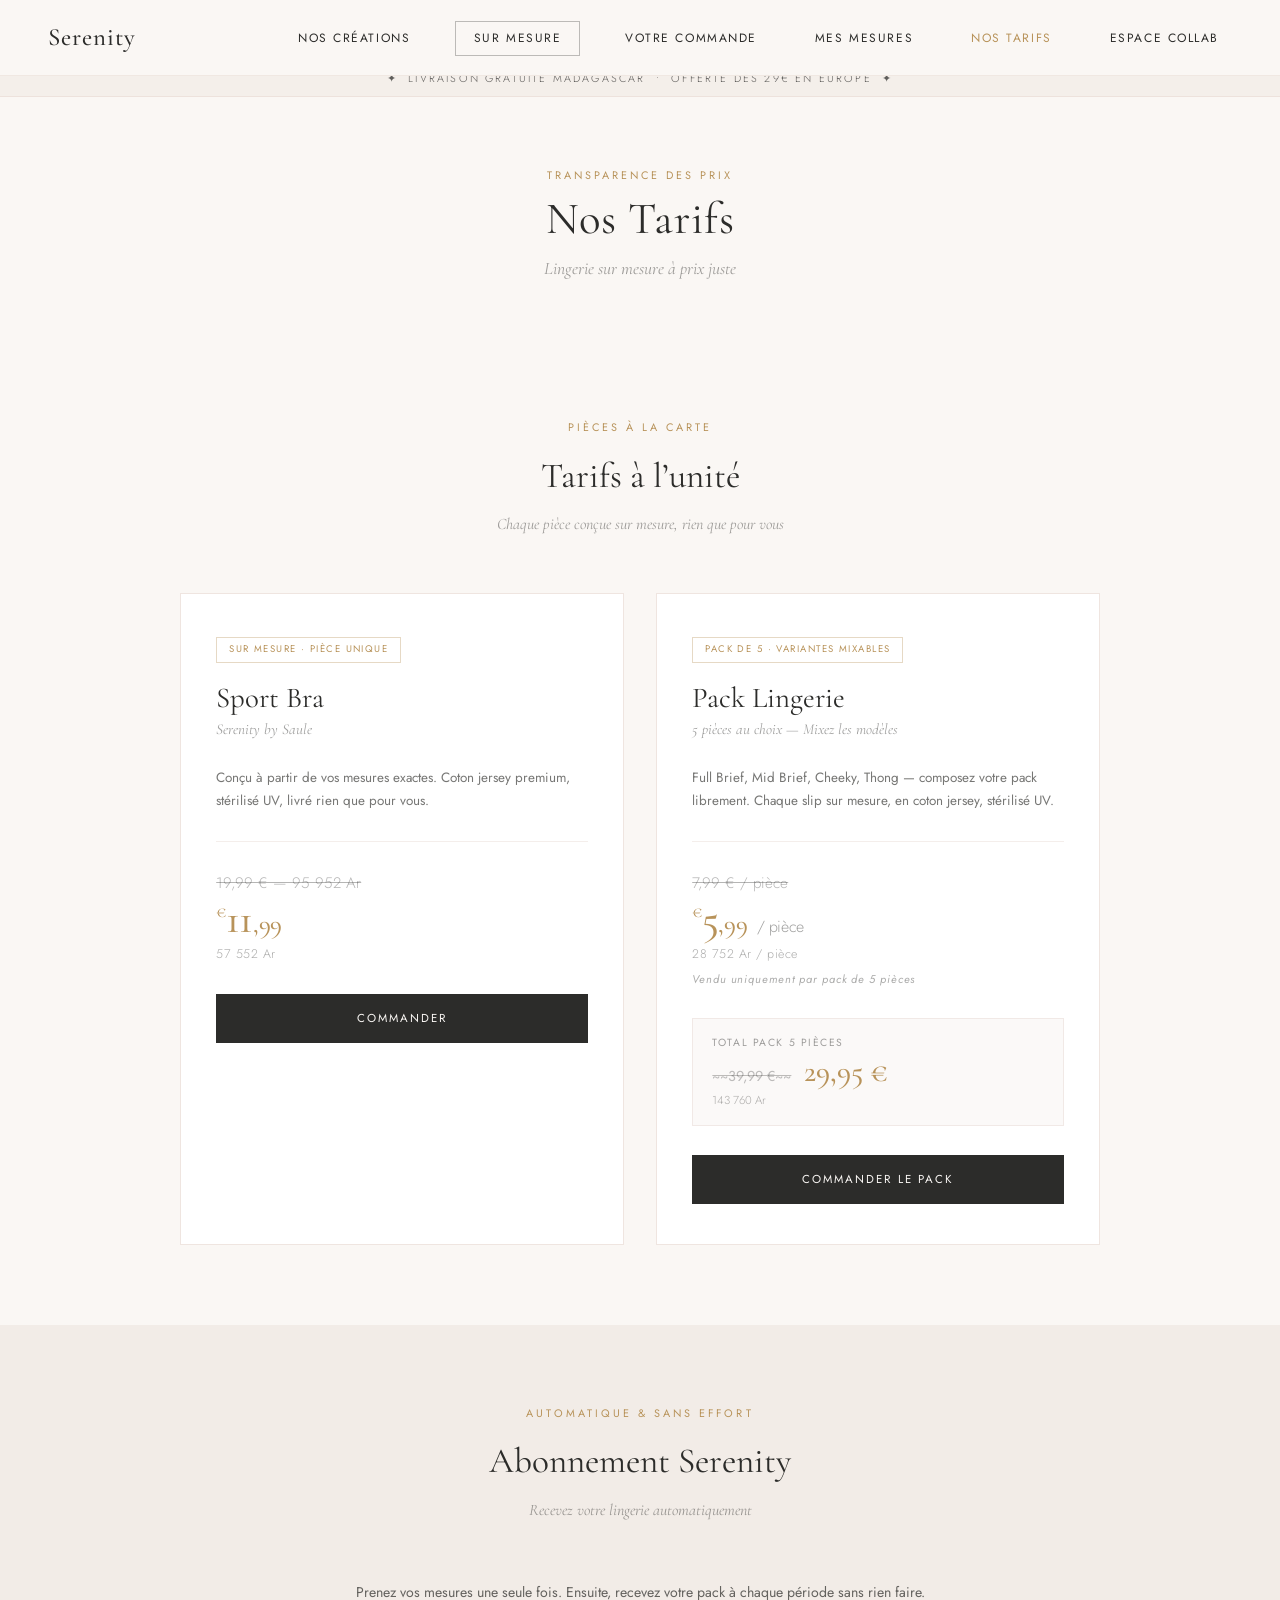
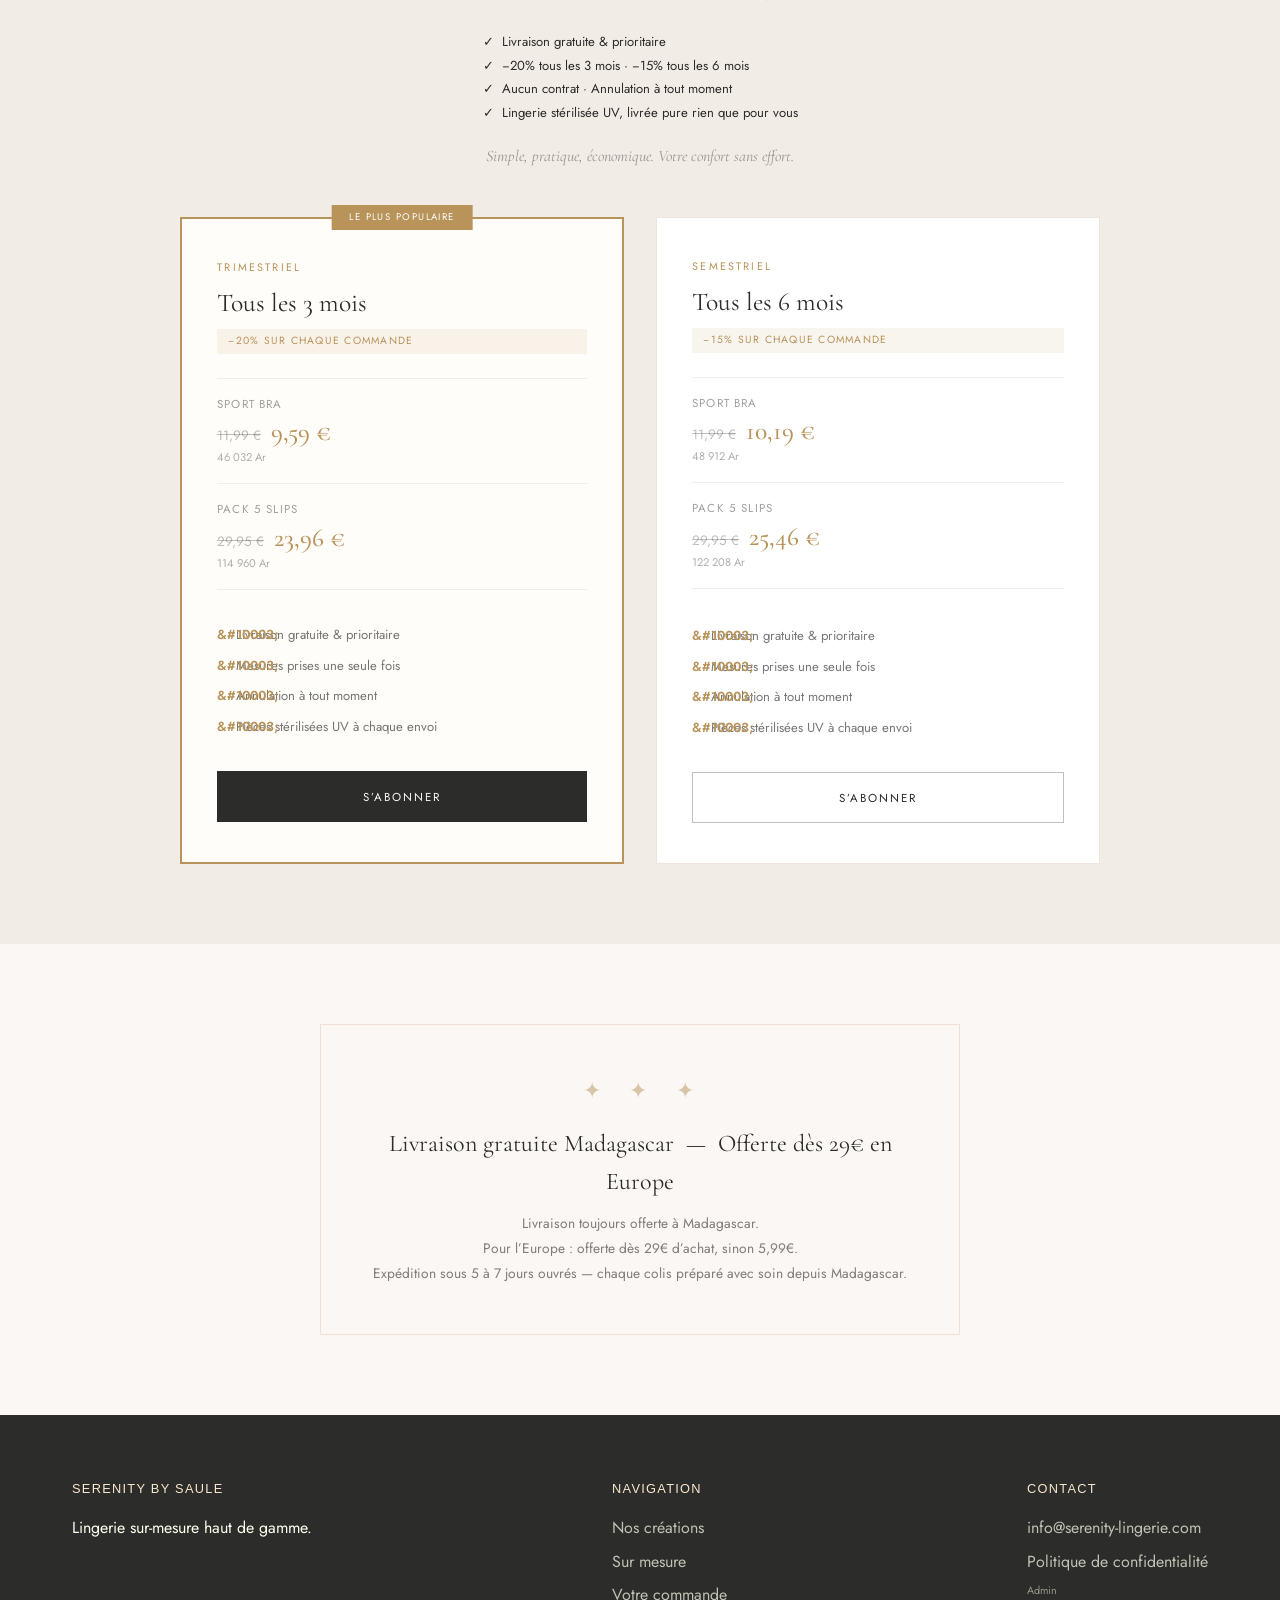
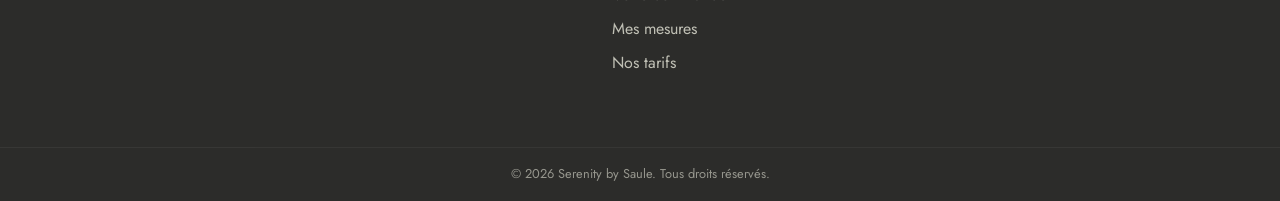
<file: pricing.html>
<!DOCTYPE html>
<html lang="fr">

<head>
    <meta charset="UTF-8">
    <meta name="viewport" content="width=device-width, initial-scale=1.0">
    <title>Nos Tarifs | Serenity by Saule</title>
    <meta name="description" content="Tarifs Serenity by Saule : Sport Bra &amp; Pack Slips sur mesure. Abonnements trimestriel et semestriel avec livraison offerte.">

    <!-- Meta Pixel Code -->
    <script>
    !function(f,b,e,v,n,t,s)
    {if(f.fbq)return;n=f.fbq=function(){n.callMethod?
    n.callMethod.apply(n,arguments):n.queue.push(arguments)};
    if(!f._fbq)f._fbq=n;n.push=n;n.loaded=!0;n.version='2.0';
    n.queue=[];t=b.createElement(e);t.async=!0;
    t.src=v;s=b.getElementsByTagName(e)[0];
    s.parentNode.insertBefore(t,s)}(window, document,'script',
    'https://connect.facebook.net/en_US/fbevents.js');
    fbq('init', '953611460562954');
    fbq('track', 'PageView');
    </script>
    <noscript><img height="1" width="1" style="display:none"
    src="https://www.facebook.com/tr?id=953611460562954&ev=PageView&noscript=1"/></noscript>
    <!-- End Meta Pixel Code -->

    <!-- Fonts -->
    <link rel="preconnect" href="https://fonts.googleapis.com">
    <link rel="preconnect" href="https://fonts.gstatic.com" crossorigin>
    <link href="https://fonts.googleapis.com/css2?family=Cormorant+Garamond:ital,wght@0,300;0,400;0,500;0,600;1,300;1,400&family=Jost:wght@300;400;500&display=swap" rel="stylesheet">

    <link rel="stylesheet" href="assets/css/style.css">

    <style>
        /* ================================================
           PRICING PAGE — Serenity by Saule
        ================================================ */

        :root {
            --cream:      #FAF7F4;
            --cream-alt:  #F2ECE7;
            --rose:       #C9A99A;
            --rose-light: #EEE0DA;
            --gold:       #B8935A;
            --charcoal:   #2C2C2A;
            --grey-text:  rgba(44, 44, 42, 0.45);
        }

        body {
            font-family: 'Jost', sans-serif;
            background-color: var(--cream);
            color: var(--charcoal);
        }

        /* ---- NAVBAR ---- */
        .navbar {
            position: fixed;
            background-color: rgba(250, 247, 244, 0.96);
            backdrop-filter: blur(10px);
            border-bottom: 1px solid rgba(201, 169, 154, 0.2);
            padding: 1.1rem 3rem;
        }

        .logo {
            color: var(--charcoal);
            font-family: 'Cormorant Garamond', serif;
            font-size: 1.55rem;
            font-weight: 500;
            letter-spacing: 0.04em;
        }

        .nav-links a {
            background-color: transparent;
            color: var(--charcoal);
            border: 1px solid transparent;
            font-family: 'Jost', sans-serif;
            font-size: 0.75rem;
            letter-spacing: 0.13em;
            padding: 0.4rem 0.75rem;
            border-radius: 0;
        }

        .nav-links a:hover,
        .nav-links a.active {
            background-color: transparent;
            color: var(--gold);
            border-color: transparent;
        }

        .nav-links a.nav-cta-primary {
            background: var(--charcoal);
            color: var(--cream);
            border-color: var(--charcoal);
            padding: 0.45rem 1.1rem;
        }

        .nav-links a.nav-cta-primary:hover {
            background: var(--gold);
            color: var(--cream);
            border-color: var(--gold);
        }

        .nav-links a.nav-cta-secondary {
            border: 1px solid rgba(44, 44, 42, 0.3);
            color: var(--charcoal);
            padding: 0.45rem 1.1rem;
        }

        .nav-links a.nav-cta-secondary:hover {
            color: var(--gold);
            border-color: var(--gold);
        }

        /* ---- BANNIERE ---- */
        .delivery-banner {
            background-color: var(--cream-alt);
            border-bottom: 1px solid rgba(201, 169, 154, 0.25);
            text-align: center;
            padding: 0.55rem 1rem;
            position: fixed;
            top: 61px;
            width: 100%;
            z-index: 99;
            font-family: 'Jost', sans-serif;
            font-size: 0.68rem;
            font-weight: 300;
            letter-spacing: 0.2em;
            text-transform: uppercase;
            color: var(--charcoal);
            opacity: 0.75;
        }

        /* ---- PAGE HEADER ---- */
        .pricing-header {
            padding-top: calc(61px + 34px + 4.5rem);
            padding-bottom: 3.5rem;
            text-align: center;
            background-color: var(--cream);
        }

        .pricing-eyebrow {
            font-family: 'Jost', sans-serif;
            font-size: 0.68rem;
            letter-spacing: 0.28em;
            text-transform: uppercase;
            color: var(--gold);
            margin-bottom: 0.8rem;
        }

        .pricing-header-title {
            font-family: 'Cormorant Garamond', serif;
            font-size: 2.8rem;
            font-weight: 400;
            color: var(--charcoal);
            letter-spacing: 0.02em;
            line-height: 1;
            margin-bottom: 0.8rem;
        }

        .pricing-header-sub {
            font-family: 'Cormorant Garamond', serif;
            font-size: 1.1rem;
            font-style: italic;
            color: var(--grey-text);
        }

        /* ---- LAYOUT GENERAL ---- */
        .pricing-container {
            max-width: 1000px;
            margin: 0 auto;
            padding: 0 2.5rem;
        }

        .pricing-section {
            padding: 5rem 0;
        }

        .pricing-section--alt {
            background-color: var(--cream-alt);
        }

        .section-heading {
            text-align: center;
            margin-bottom: 3.5rem;
        }

        .section-eyebrow {
            font-family: 'Jost', sans-serif;
            font-size: 0.68rem;
            letter-spacing: 0.28em;
            text-transform: uppercase;
            color: var(--gold);
            margin-bottom: 0.7rem;
        }

        .section-title {
            font-family: 'Cormorant Garamond', serif;
            font-size: 2.2rem;
            font-weight: 400;
            color: var(--charcoal);
            margin-bottom: 0.5rem;
        }

        .section-sub {
            font-family: 'Cormorant Garamond', serif;
            font-size: 1rem;
            font-style: italic;
            color: var(--grey-text);
        }

        /* ---- SEPARATEUR ---- */
        .pricing-sep {
            display: flex;
            align-items: center;
            gap: 1.2rem;
            margin: 0 0 3.5rem;
        }

        .pricing-sep-line {
            flex: 1;
            height: 1px;
            background: rgba(201, 169, 154, 0.3);
        }

        .pricing-sep-orn {
            font-family: 'Cormorant Garamond', serif;
            font-size: 0.9rem;
            color: var(--gold);
            opacity: 0.5;
        }

        /* ================================================
           SECTION 1 — TARIFS A L'UNITE
        ================================================ */

        .unit-grid {
            display: grid;
            grid-template-columns: 1fr 1fr;
            gap: 2rem;
        }

        .unit-card {
            background: #fff;
            border: 1px solid rgba(201, 169, 154, 0.3);
            padding: 2.5rem 2.2rem;
            position: relative;
            transition: box-shadow 0.3s ease, border-color 0.3s ease;
        }

        .unit-card:hover {
            box-shadow: 0 12px 40px rgba(44, 44, 42, 0.06);
            border-color: rgba(184, 147, 90, 0.35);
        }

        .unit-badge {
            display: inline-block;
            font-family: 'Jost', sans-serif;
            font-size: 0.6rem;
            letter-spacing: 0.15em;
            text-transform: uppercase;
            padding: 0.28rem 0.75rem;
            border: 1px solid rgba(184, 147, 90, 0.35);
            color: var(--gold);
            margin-bottom: 1.2rem;
        }

        .unit-title {
            font-family: 'Cormorant Garamond', serif;
            font-size: 1.8rem;
            font-weight: 400;
            color: var(--charcoal);
            margin-bottom: 0.2rem;
            line-height: 1.1;
        }

        .unit-subtitle {
            font-family: 'Cormorant Garamond', serif;
            font-size: 0.95rem;
            font-style: italic;
            color: var(--grey-text);
            margin-bottom: 1.5rem;
        }

        .unit-desc {
            font-size: 0.84rem;
            line-height: 1.75;
            color: rgba(44, 44, 42, 0.65);
            margin-bottom: 1.8rem;
            padding-bottom: 1.8rem;
            border-bottom: 1px solid rgba(201, 169, 154, 0.2);
        }

        /* Prix */
        .price-block {
            margin-bottom: 1.8rem;
        }

        .price-old {
            font-family: 'Jost', sans-serif;
            font-size: 0.95rem;
            font-weight: 300;
            color: rgba(44, 44, 42, 0.35);
            text-decoration: line-through;
            margin-bottom: 0.2rem;
        }

        .price-current {
            font-family: 'Cormorant Garamond', serif;
            font-size: 2.6rem;
            font-weight: 500;
            color: var(--gold);
            line-height: 1;
            letter-spacing: -0.01em;
        }

        .price-current sup {
            font-size: 1.1rem;
            vertical-align: super;
            font-weight: 400;
        }

        .price-ar {
            font-family: 'Jost', sans-serif;
            font-size: 0.78rem;
            font-weight: 300;
            color: rgba(44, 44, 42, 0.4);
            margin-top: 0.3rem;
            letter-spacing: 0.04em;
        }

        .price-note {
            font-family: 'Jost', sans-serif;
            font-size: 0.7rem;
            letter-spacing: 0.08em;
            color: rgba(44, 44, 42, 0.4);
            margin-top: 0.4rem;
            font-style: italic;
        }

        /* Prix pack total */
        .price-pack-total {
            background: rgba(201, 169, 154, 0.07);
            border: 1px solid rgba(201, 169, 154, 0.2);
            padding: 1rem 1.2rem;
            margin: 1rem 0 1.8rem;
        }

        .price-pack-total-label {
            font-family: 'Jost', sans-serif;
            font-size: 0.65rem;
            letter-spacing: 0.15em;
            text-transform: uppercase;
            color: var(--grey-text);
            margin-bottom: 0.3rem;
        }

        .price-pack-total-row {
            display: flex;
            align-items: baseline;
            gap: 0.8rem;
        }

        .price-pack-old {
            font-size: 0.9rem;
            color: rgba(44, 44, 42, 0.3);
            text-decoration: line-through;
        }

        .price-pack-new {
            font-family: 'Cormorant Garamond', serif;
            font-size: 1.9rem;
            font-weight: 500;
            color: var(--gold);
            line-height: 1;
        }

        .price-pack-ar {
            font-family: 'Jost', sans-serif;
            font-size: 0.72rem;
            font-weight: 300;
            color: rgba(44, 44, 42, 0.38);
            margin-top: 0.2rem;
        }

        /* Bouton */
        .unit-btn {
            display: block;
            text-align: center;
            padding: 0.95rem 1.5rem;
            background: var(--charcoal);
            color: var(--cream);
            font-family: 'Jost', sans-serif;
            font-size: 0.72rem;
            letter-spacing: 0.18em;
            text-transform: uppercase;
            text-decoration: none;
            transition: background 0.3s ease;
        }

        .unit-btn:hover {
            background: var(--gold);
            color: var(--cream);
        }

        /* ================================================
           SECTION 2 — ABONNEMENT
        ================================================ */

        .sub-intro {
            text-align: center;
            max-width: 640px;
            margin: 0 auto 3rem;
        }

        .sub-intro-text {
            font-size: 0.88rem;
            line-height: 1.9;
            color: rgba(44, 44, 42, 0.72);
            margin-bottom: 1.5rem;
        }

        .sub-perks {
            display: flex;
            flex-direction: column;
            gap: 0.35rem;
            text-align: left;
            display: inline-block;
        }

        .sub-perk {
            font-family: 'Jost', sans-serif;
            font-size: 0.82rem;
            color: var(--charcoal);
            line-height: 1.8;
        }

        /* Grille abonnement */
        .sub-grid {
            display: grid;
            grid-template-columns: 1fr 1fr;
            gap: 2rem;
        }

        .sub-card {
            background: #fff;
            border: 1px solid rgba(201, 169, 154, 0.3);
            padding: 2.5rem 2.2rem;
            position: relative;
            display: flex;
            flex-direction: column;
            transition: box-shadow 0.3s ease;
        }

        .sub-card:hover {
            box-shadow: 0 12px 40px rgba(44, 44, 42, 0.06);
        }

        /* Carte trimestrielle mise en avant */
        .sub-card--featured {
            border: 2px solid var(--gold);
            background: #FFFDF9;
        }

        .sub-card-badge {
            position: absolute;
            top: -14px;
            left: 50%;
            transform: translateX(-50%);
            background: var(--gold);
            color: #fff;
            font-family: 'Jost', sans-serif;
            font-size: 0.6rem;
            letter-spacing: 0.15em;
            text-transform: uppercase;
            padding: 0.3rem 1.1rem;
            white-space: nowrap;
        }

        .sub-period {
            font-family: 'Jost', sans-serif;
            font-size: 0.68rem;
            letter-spacing: 0.2em;
            text-transform: uppercase;
            color: var(--gold);
            margin-bottom: 0.4rem;
        }

        .sub-title {
            font-family: 'Cormorant Garamond', serif;
            font-size: 1.6rem;
            font-weight: 400;
            color: var(--charcoal);
            margin-bottom: 0.3rem;
        }

        .sub-discount-tag {
            display: inline-block;
            font-family: 'Jost', sans-serif;
            font-size: 0.65rem;
            letter-spacing: 0.12em;
            text-transform: uppercase;
            background: rgba(184, 147, 90, 0.1);
            color: var(--gold);
            padding: 0.25rem 0.7rem;
            margin-bottom: 1.5rem;
        }

        .sub-items {
            flex: 1;
            margin-bottom: 1.8rem;
        }

        .sub-item {
            padding: 1rem 0;
            border-bottom: 1px solid rgba(201, 169, 154, 0.2);
        }

        .sub-item:first-child {
            border-top: 1px solid rgba(201, 169, 154, 0.2);
        }

        .sub-item-label {
            font-family: 'Jost', sans-serif;
            font-size: 0.72rem;
            letter-spacing: 0.1em;
            text-transform: uppercase;
            color: var(--grey-text);
            margin-bottom: 0.4rem;
        }

        .sub-item-prices {
            display: flex;
            align-items: baseline;
            gap: 0.6rem;
        }

        .sub-item-old {
            font-size: 0.85rem;
            color: rgba(44, 44, 42, 0.3);
            text-decoration: line-through;
        }

        .sub-item-new {
            font-family: 'Cormorant Garamond', serif;
            font-size: 1.6rem;
            font-weight: 500;
            color: var(--gold);
            line-height: 1;
        }

        .sub-item-ar {
            font-family: 'Jost', sans-serif;
            font-size: 0.7rem;
            color: rgba(44, 44, 42, 0.38);
            margin-top: 0.15rem;
        }

        .sub-features {
            list-style: none;
            padding: 0;
            margin: 0 0 1.8rem;
        }

        .sub-features li {
            font-size: 0.82rem;
            color: rgba(44, 44, 42, 0.65);
            padding: 0.35rem 0;
            padding-left: 1.2rem;
            position: relative;
            line-height: 1.5;
        }

        .sub-features li::before {
            content: "&#10003;";
            position: absolute;
            left: 0;
            color: var(--gold);
            font-weight: 600;
        }

        .sub-btn {
            display: block;
            text-align: center;
            padding: 0.95rem 1.5rem;
            font-family: 'Jost', sans-serif;
            font-size: 0.72rem;
            letter-spacing: 0.18em;
            text-transform: uppercase;
            text-decoration: none;
            transition: all 0.3s ease;
        }

        .sub-btn--primary {
            background: var(--charcoal);
            color: var(--cream);
            border: 1px solid var(--charcoal);
        }

        .sub-btn--primary:hover {
            background: var(--gold);
            border-color: var(--gold);
            color: #fff;
        }

        .sub-btn--secondary {
            background: transparent;
            color: var(--charcoal);
            border: 1px solid rgba(44, 44, 42, 0.3);
        }

        .sub-btn--secondary:hover {
            background: var(--charcoal);
            color: var(--cream);
            border-color: var(--charcoal);
        }

        /* ================================================
           SECTION 3 — LIVRAISON
        ================================================ */

        .delivery-block {
            text-align: center;
            padding: 3rem 2.5rem;
            border: 1px solid rgba(201, 169, 154, 0.3);
            max-width: 640px;
            margin: 0 auto;
        }

        .delivery-ornament {
            font-family: 'Cormorant Garamond', serif;
            font-size: 1.4rem;
            color: var(--gold);
            opacity: 0.5;
            letter-spacing: 0.15em;
            margin-bottom: 1rem;
        }

        .delivery-title {
            font-family: 'Cormorant Garamond', serif;
            font-size: 1.5rem;
            font-weight: 400;
            color: var(--charcoal);
            margin-bottom: 0.6rem;
        }

        .delivery-text {
            font-size: 0.86rem;
            line-height: 1.8;
            color: rgba(44, 44, 42, 0.6);
        }

        /* ---- FOOTER ---- */
        .footer {
            background-color: var(--charcoal);
        }

        /* ---- RESPONSIVE ---- */
        @media (max-width: 768px) {
            .navbar {
                padding: 1rem 1.2rem;
            }

            .delivery-banner {
                top: 58px;
                font-size: 0.6rem;
                letter-spacing: 0.12em;
                padding: 0.5rem 0.8rem;
            }

            .pricing-header {
                padding-top: calc(58px + 30px + 3rem);
                padding-bottom: 2.5rem;
                padding-left: 1.5rem;
                padding-right: 1.5rem;
            }

            .pricing-header-title {
                font-size: 2.1rem;
            }

            .pricing-container {
                padding: 0 1.3rem;
            }

            .unit-grid,
            .sub-grid {
                grid-template-columns: 1fr;
            }

            .pricing-section {
                padding: 3rem 0;
            }

            .sub-card--featured {
                order: -1;
            }
        }
    </style>
</head>

<body>

    <!-- Navigation -->
    <nav class="navbar">
        <a href="index.html" class="logo">Serenity</a>
        <ul class="nav-links">
            <li><a href="index.html#produits">Nos cr&eacute;ations</a></li>
            <li><a href="order.html" class="nav-cta-secondary">Sur mesure</a></li>
            <li><a href="shop.html">Votre commande</a></li>
            <li><a href="measurement.html">Mes mesures</a></li>
            <li><a href="pricing.html" class="active">Nos tarifs</a></li>
            <li><a href="collab-login.html">Espace Collab</a></li>
        </ul>
        <div class="mobile-menu-toggle">&#9776;</div>
    </nav>

    <!-- Banniere livraison -->
    <div class="delivery-banner">
        &#10022;&nbsp; Livraison gratuite Madagascar &nbsp;&bull;&nbsp; Offerte d&egrave;s 29&euro; en Europe &nbsp;&#10022;
    </div>

    <!-- Page Header -->
    <div class="pricing-header">
        <div class="pricing-eyebrow">Transparence des prix</div>
        <div class="pricing-header-title">Nos Tarifs</div>
        <div class="pricing-header-sub">Lingerie sur mesure &agrave; prix juste</div>
    </div>


    <!-- ============================================================
         SECTION 1 — TARIFS A L'UNITE
    ============================================================ -->
    <section class="pricing-section" id="tarifs-unite">
        <div class="pricing-container">

            <div class="section-heading">
                <div class="section-eyebrow">Pi&egrave;ces &agrave; la carte</div>
                <div class="section-title">Tarifs &agrave; l&rsquo;unit&eacute;</div>
                <div class="section-sub">Chaque pi&egrave;ce con&ccedil;ue sur mesure, rien que pour vous</div>
            </div>

            <div class="unit-grid">

                <!-- PRODUIT 1 : Sport Bra -->
                <div class="unit-card">
                    <div class="unit-badge">Sur mesure &middot; Pi&egrave;ce unique</div>
                    <div class="unit-title">Sport Bra</div>
                    <div class="unit-subtitle">Serenity by Saule</div>
                    <p class="unit-desc">Con&ccedil;u &agrave; partir de vos mesures exactes. Coton jersey premium, st&eacute;rilis&eacute; UV, livr&eacute; rien que pour vous.</p>

                    <div class="price-block">
                        <div class="price-old">19,99 &euro; &mdash; 95 952 Ar</div>
                        <div class="price-current"><sup>&euro;</sup>11<span style="font-size:1.6rem">,99</span></div>
                        <div class="price-ar">57 552 Ar</div>
                    </div>

                    <a href="order.html" class="unit-btn">Commander</a>
                </div>

                <!-- PRODUIT 2 : Pack Slips -->
                <div class="unit-card">
                    <div class="unit-badge">Pack de 5 &middot; Variantes mixables</div>
                    <div class="unit-title">Pack Lingerie</div>
                    <div class="unit-subtitle">5 pi&egrave;ces au choix &mdash; Mixez les mod&egrave;les</div>
                    <p class="unit-desc">Full Brief, Mid Brief, Cheeky, Thong &mdash; composez votre pack librement. Chaque slip sur mesure, en coton jersey, st&eacute;rilis&eacute; UV.</p>

                    <div class="price-block">
                        <div class="price-old">7,99 &euro; / pi&egrave;ce</div>
                        <div class="price-current"><sup>&euro;</sup>5<span style="font-size:1.6rem">,99</span> <span style="font-size:1rem; color: var(--grey-text); font-family:'Jost',sans-serif; font-weight:300;">/ pi&egrave;ce</span></div>
                        <div class="price-ar">28 752 Ar / pi&egrave;ce</div>
                        <div class="price-note">Vendu uniquement par pack de 5 pi&egrave;ces</div>
                    </div>

                    <div class="price-pack-total">
                        <div class="price-pack-total-label">Total pack 5 pi&egrave;ces</div>
                        <div class="price-pack-total-row">
                            <span class="price-pack-old">~~39,99 &euro;~~</span>
                            <span class="price-pack-new">29,95 &euro;</span>
                        </div>
                        <div class="price-pack-ar">143 760 Ar</div>
                    </div>

                    <a href="order.html" class="unit-btn">Commander le pack</a>
                </div>

            </div>
        </div>
    </section>


    <!-- ============================================================
         SECTION 2 — ABONNEMENT SERENITY
    ============================================================ -->
    <section class="pricing-section pricing-section--alt" id="abonnement">
        <div class="pricing-container">

            <div class="section-heading">
                <div class="section-eyebrow">Automatique &amp; sans effort</div>
                <div class="section-title">Abonnement Serenity</div>
                <div class="section-sub">Recevez votre lingerie automatiquement</div>
            </div>

            <div class="sub-intro">
                <p class="sub-intro-text">Prenez vos mesures une seule fois. Ensuite, recevez votre pack &agrave; chaque p&eacute;riode sans rien faire.</p>
                <div class="sub-perks">
                    <div class="sub-perk">&#10003;&nbsp; Livraison gratuite &amp; prioritaire</div>
                    <div class="sub-perk">&#10003;&nbsp; &minus;20% tous les 3 mois &middot; &minus;15% tous les 6 mois</div>
                    <div class="sub-perk">&#10003;&nbsp; Aucun contrat &middot; Annulation &agrave; tout moment</div>
                    <div class="sub-perk">&#10003;&nbsp; Lingerie st&eacute;rilis&eacute;e UV, livr&eacute;e pure rien que pour vous</div>
                </div>
                <p style="margin-top:1.2rem; font-family:'Cormorant Garamond',serif; font-style:italic; font-size:1rem; color:var(--grey-text);">Simple, pratique, &eacute;conomique. Votre confort sans effort.</p>
            </div>

            <div class="sub-grid">

                <!-- TRIMESTRIEL (mis en avant) -->
                <div class="sub-card sub-card--featured">
                    <div class="sub-card-badge">Le plus populaire</div>

                    <div class="sub-period">Trimestriel</div>
                    <div class="sub-title">Tous les 3 mois</div>
                    <div class="sub-discount-tag">&minus;20% sur chaque commande</div>

                    <div class="sub-items">
                        <!-- Sport Bra -->
                        <div class="sub-item">
                            <div class="sub-item-label">Sport Bra</div>
                            <div class="sub-item-prices">
                                <span class="sub-item-old">11,99 &euro;</span>
                                <span class="sub-item-new">9,59 &euro;</span>
                            </div>
                            <div class="sub-item-ar">46 032 Ar</div>
                        </div>
                        <!-- Pack 5 slips -->
                        <div class="sub-item">
                            <div class="sub-item-label">Pack 5 slips</div>
                            <div class="sub-item-prices">
                                <span class="sub-item-old">29,95 &euro;</span>
                                <span class="sub-item-new">23,96 &euro;</span>
                            </div>
                            <div class="sub-item-ar">114 960 Ar</div>
                        </div>
                    </div>

                    <ul class="sub-features">
                        <li>Livraison gratuite &amp; prioritaire</li>
                        <li>Mesures prises une seule fois</li>
                        <li>Annulation &agrave; tout moment</li>
                        <li>Pi&egrave;ces st&eacute;rilis&eacute;es UV &agrave; chaque envoi</li>
                    </ul>

                    <a href="order.html" class="sub-btn sub-btn--primary">S&rsquo;abonner</a>
                </div>

                <!-- SEMESTRIEL -->
                <div class="sub-card">
                    <div class="sub-period">Semestriel</div>
                    <div class="sub-title">Tous les 6 mois</div>
                    <div class="sub-discount-tag">&minus;15% sur chaque commande</div>

                    <div class="sub-items">
                        <!-- Sport Bra -->
                        <div class="sub-item">
                            <div class="sub-item-label">Sport Bra</div>
                            <div class="sub-item-prices">
                                <span class="sub-item-old">11,99 &euro;</span>
                                <span class="sub-item-new">10,19 &euro;</span>
                            </div>
                            <div class="sub-item-ar">48 912 Ar</div>
                        </div>
                        <!-- Pack 5 slips -->
                        <div class="sub-item">
                            <div class="sub-item-label">Pack 5 slips</div>
                            <div class="sub-item-prices">
                                <span class="sub-item-old">29,95 &euro;</span>
                                <span class="sub-item-new">25,46 &euro;</span>
                            </div>
                            <div class="sub-item-ar">122 208 Ar</div>
                        </div>
                    </div>

                    <ul class="sub-features">
                        <li>Livraison gratuite &amp; prioritaire</li>
                        <li>Mesures prises une seule fois</li>
                        <li>Annulation &agrave; tout moment</li>
                        <li>Pi&egrave;ces st&eacute;rilis&eacute;es UV &agrave; chaque envoi</li>
                    </ul>

                    <a href="order.html" class="sub-btn sub-btn--secondary">S&rsquo;abonner</a>
                </div>

            </div>
        </div>
    </section>


    <!-- ============================================================
         SECTION 3 — LIVRAISON
    ============================================================ -->
    <section class="pricing-section" id="livraison">
        <div class="pricing-container">
            <div class="delivery-block">
                <div class="delivery-ornament">&#10022; &nbsp; &#10022; &nbsp; &#10022;</div>
                <div class="delivery-title">Livraison gratuite Madagascar &nbsp;&mdash;&nbsp; Offerte d&egrave;s 29&euro; en Europe</div>
                <p class="delivery-text">Livraison toujours offerte &agrave; Madagascar.<br>Pour l&rsquo;Europe&nbsp;: offerte d&egrave;s 29&euro; d&rsquo;achat, sinon 5,99&euro;.<br>Exp&eacute;dition sous 5 &agrave; 7 jours ouvrés &mdash; chaque colis pr&eacute;par&eacute; avec soin depuis Madagascar.</p>
            </div>
        </div>
    </section>


    <!-- Footer -->
    <footer class="footer">
        <div class="container footer-content">
            <div class="footer-col">
                <h4>Serenity by Saule</h4>
                <p>Lingerie sur-mesure haut de gamme.</p>
            </div>
            <div class="footer-col">
                <h4>Navigation</h4>
                <a href="index.html#produits">Nos cr&eacute;ations</a>
                <a href="order.html">Sur mesure</a>
                <a href="shop.html">Votre commande</a>
                <a href="measurement.html">Mes mesures</a>
                <a href="pricing.html">Nos tarifs</a>
            </div>
            <div class="footer-col">
                <h4>Contact</h4>
                <a href="mailto:info@serenity-lingerie.com">info@serenity-lingerie.com</a>
                <a href="privacy.html">Politique de confidentialit&eacute;</a>
                <a href="admin-login.html" style="font-size:0.68rem;opacity:0.5;">Admin</a>
            </div>
        </div>
        <div class="footer-bottom">&copy; 2026 Serenity by Saule. Tous droits r&eacute;serv&eacute;s.</div>
    </footer>

    <script src="assets/js/main.js"></script>

</body>
</html>
</file>
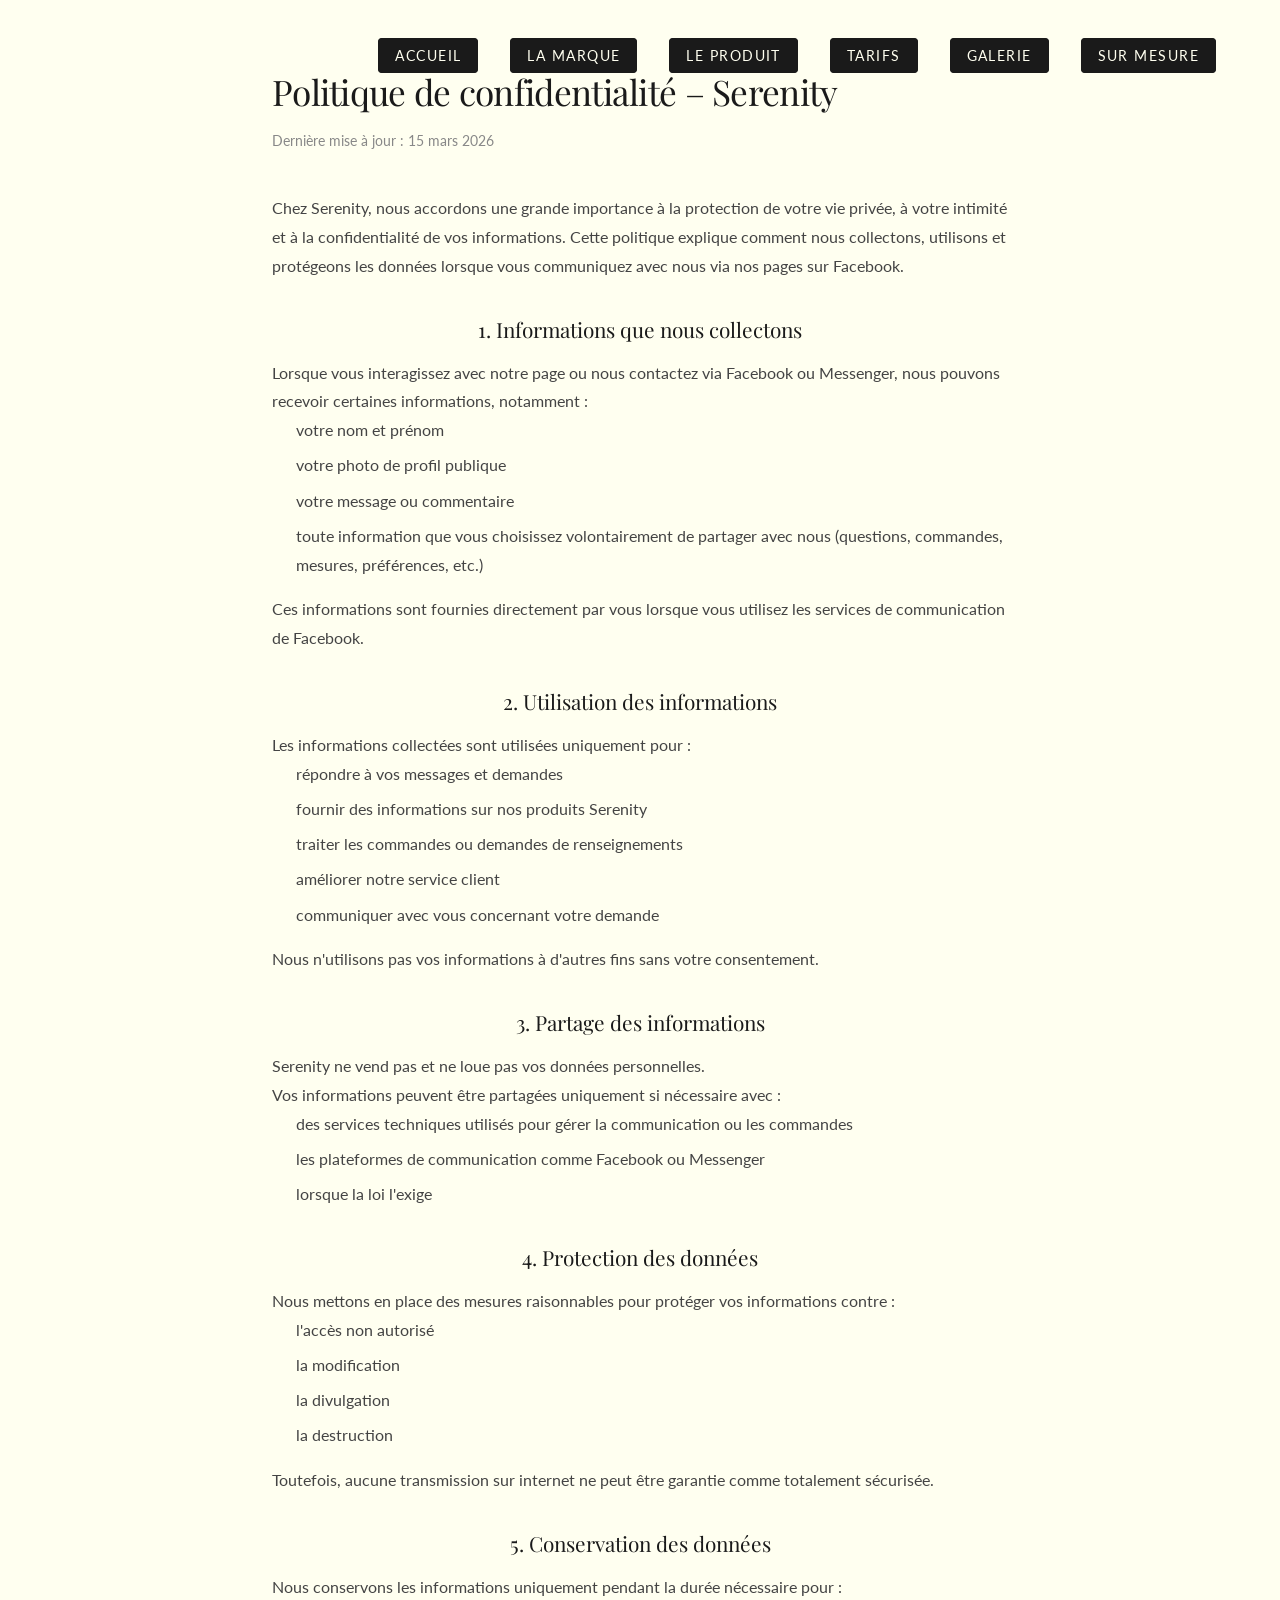
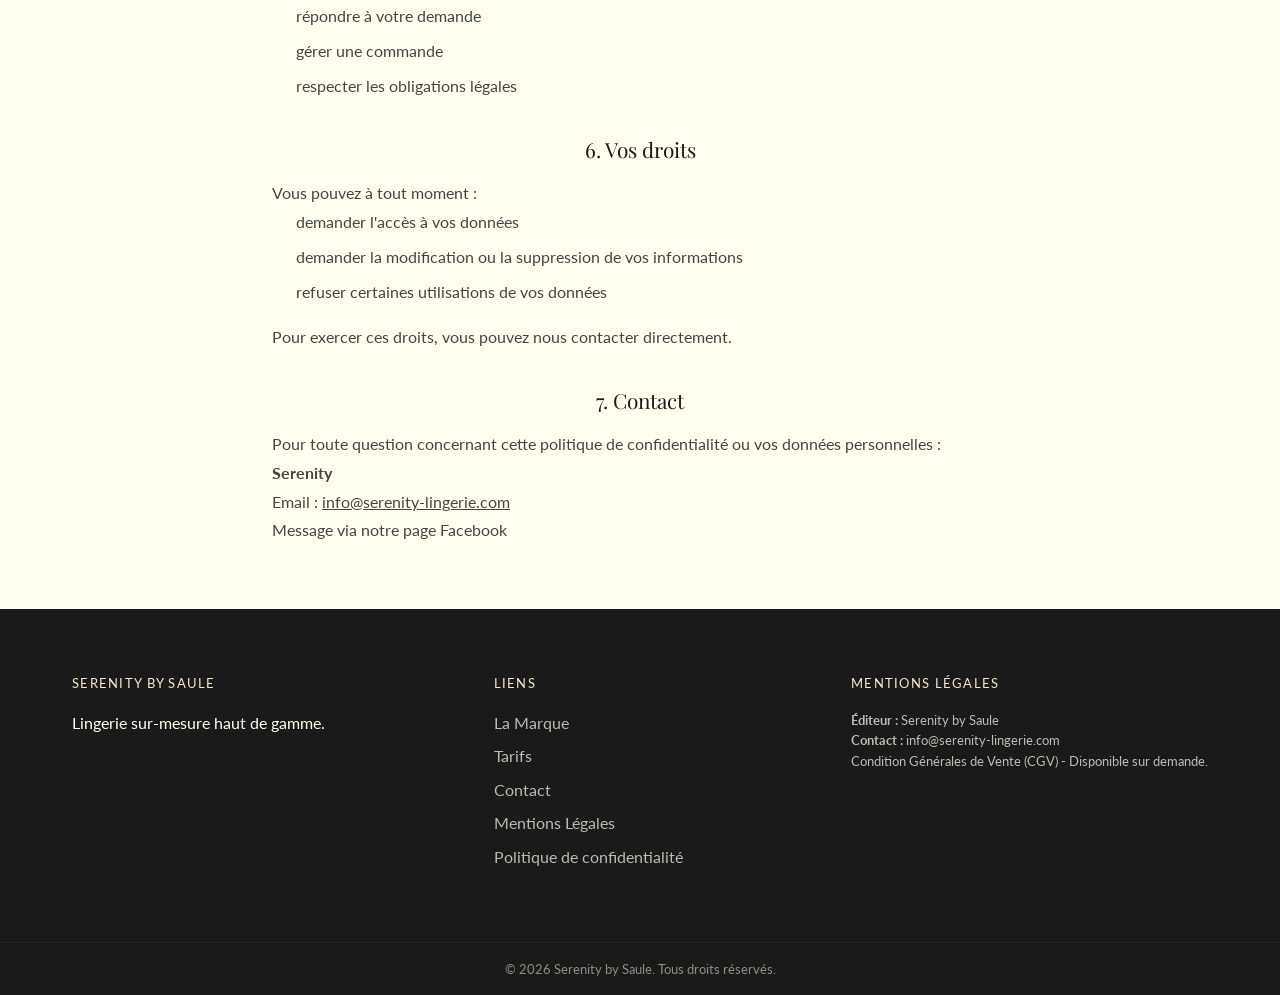
<file: privacy.html>
<!DOCTYPE html>
<html lang="fr">
<head>
  <meta charset="UTF-8">
  <meta name="viewport" content="width=device-width, initial-scale=1.0">
  <title>Politique de confidentialité – Serenity</title>
  <meta name="description" content="Politique de confidentialité de Serenity by Saule – Lingerie de luxe sur-mesure.">
  <!-- Fonts -->
  <link rel="preconnect" href="https://fonts.googleapis.com">
  <link rel="preconnect" href="https://fonts.gstatic.com" crossorigin>
  <link href="https://fonts.googleapis.com/css2?family=Lato:wght@300;400;700&family=Playfair+Display:ital,wght@0,400;0,700;1,400&display=swap" rel="stylesheet">
  <!-- Styles -->
  <link rel="stylesheet" href="assets/css/style.css">
  <!-- Meta Pixel Code -->
  <script>
    !function(f,b,e,v,n,t,s)
    {if(f.fbq)return;n=f.fbq=function(){n.callMethod?
    n.callMethod.apply(n,arguments):n.queue.push(arguments)};
    if(!f._fbq)f._fbq=n;n.push=n;n.loaded=!0;n.version='2.0';
    n.queue=[];t=b.createElement(e);t.async=!0;
    t.src=v;s=b.getElementsByTagName(e)[0];
    s.parentNode.insertBefore(t,s)}(window, document,'script',
    'https://connect.facebook.net/en_US/fbevents.js');
    fbq('init', '953611460562954');
    fbq('track', 'PageView');
  </script>
  <noscript><img height="1" width="1" style="display:none"
    src="https://www.facebook.com/tr?id=953611460562954&ev=PageView&noscript=1"
  /></noscript>
  <!-- End Meta Pixel Code -->
  <style>
    .privacy-section {
      max-width: 800px;
      margin: 0 auto;
      padding: 4rem 2rem;
    }
    .privacy-section h1 {
      font-family: 'Playfair Display', serif;
      font-size: 2.2rem;
      margin-bottom: 0.5rem;
      color: var(--color-dark);
    }
    .privacy-section .last-updated {
      font-size: 0.9rem;
      color: #888;
      margin-bottom: 2.5rem;
    }
    .privacy-section h2 {
      font-family: 'Playfair Display', serif;
      font-size: 1.3rem;
      margin-top: 2rem;
      margin-bottom: 0.8rem;
      color: var(--color-dark);
    }
    .privacy-section p,
    .privacy-section ul {
      font-family: 'Lato', sans-serif;
      font-size: 1rem;
      line-height: 1.8;
      color: #444;
    }
    .privacy-section ul {
      padding-left: 1.5rem;
      margin-bottom: 1rem;
    }
    .privacy-section ul li {
      margin-bottom: 0.4rem;
    }
    .privacy-section a {
      color: var(--color-dark);
      text-decoration: underline;
    }
  </style>
</head>
<body>
  <!-- Navigation -->
  <nav class="navbar hell-mode">
    <div class="logo">Serenity</div>
    <ul class="nav-links">
      <li><a href="index.html">Accueil</a></li>
      <li><a href="brand.html">La Marque</a></li>
      <li><a href="product.html">Le Produit</a></li>
      <li><a href="pricing.html">Tarifs</a></li>
      <li><a href="gallery.html">Galerie</a></li>
      <li><a href="measurement.html" class="cta-link">Sur Mesure</a></li>
    </ul>
    <div class="mobile-menu-toggle">&#9776;</div>
  </nav>

  <!-- Privacy Policy Content -->
  <main class="privacy-section">
    <h1>Politique de confidentialité – Serenity</h1>
    <p class="last-updated">Dernière mise à jour : 15 mars 2026</p>

    <p>Chez Serenity, nous accordons une grande importance à la protection de votre vie privée, à votre intimité et à la confidentialité de vos informations. Cette politique explique comment nous collectons, utilisons et protégeons les données lorsque vous communiquez avec nous via nos pages sur Facebook.</p>

    <h2>1. Informations que nous collectons</h2>
    <p>Lorsque vous interagissez avec notre page ou nous contactez via Facebook ou Messenger, nous pouvons recevoir certaines informations, notamment :</p>
    <ul>
      <li>votre nom et prénom</li>
      <li>votre photo de profil publique</li>
      <li>votre message ou commentaire</li>
      <li>toute information que vous choisissez volontairement de partager avec nous (questions, commandes, mesures, préférences, etc.)</li>
    </ul>
    <p>Ces informations sont fournies directement par vous lorsque vous utilisez les services de communication de Facebook.</p>

    <h2>2. Utilisation des informations</h2>
    <p>Les informations collectées sont utilisées uniquement pour :</p>
    <ul>
      <li>répondre à vos messages et demandes</li>
      <li>fournir des informations sur nos produits Serenity</li>
      <li>traiter les commandes ou demandes de renseignements</li>
      <li>améliorer notre service client</li>
      <li>communiquer avec vous concernant votre demande</li>
    </ul>
    <p>Nous n'utilisons pas vos informations à d'autres fins sans votre consentement.</p>

    <h2>3. Partage des informations</h2>
    <p>Serenity ne vend pas et ne loue pas vos données personnelles.</p>
    <p>Vos informations peuvent être partagées uniquement si nécessaire avec :</p>
    <ul>
      <li>des services techniques utilisés pour gérer la communication ou les commandes</li>
      <li>les plateformes de communication comme Facebook ou Messenger</li>
      <li>lorsque la loi l'exige</li>
    </ul>

    <h2>4. Protection des données</h2>
    <p>Nous mettons en place des mesures raisonnables pour protéger vos informations contre :</p>
    <ul>
      <li>l'accès non autorisé</li>
      <li>la modification</li>
      <li>la divulgation</li>
      <li>la destruction</li>
    </ul>
    <p>Toutefois, aucune transmission sur internet ne peut être garantie comme totalement sécurisée.</p>

    <h2>5. Conservation des données</h2>
    <p>Nous conservons les informations uniquement pendant la durée nécessaire pour :</p>
    <ul>
      <li>répondre à votre demande</li>
      <li>gérer une commande</li>
      <li>respecter les obligations légales</li>
    </ul>

    <h2>6. Vos droits</h2>
    <p>Vous pouvez à tout moment :</p>
    <ul>
      <li>demander l'accès à vos données</li>
      <li>demander la modification ou la suppression de vos informations</li>
      <li>refuser certaines utilisations de vos données</li>
    </ul>
    <p>Pour exercer ces droits, vous pouvez nous contacter directement.</p>

    <h2>7. Contact</h2>
    <p>Pour toute question concernant cette politique de confidentialité ou vos données personnelles :</p>
    <p>
      <strong>Serenity</strong><br>
      Email : <a href="mailto:info@serenity-lingerie.com">info@serenity-lingerie.com</a><br>
      Message via notre page Facebook
    </p>
  </main>

  <!-- Footer -->
  <footer class="footer">
    <div class="container footer-content">
      <div class="footer-col">
        <h4>Serenity by Saule</h4>
        <p>Lingerie sur-mesure haut de gamme.</p>
      </div>
      <div class="footer-col">
        <h4>Liens</h4>
        <a href="brand.html">La Marque</a>
        <a href="pricing.html">Tarifs</a>
        <a href="index.html#contact">Contact</a>
        <a href="legal.html">Mentions Légales</a>
        <a href="privacy.html">Politique de confidentialité</a>
      </div>
      <div class="footer-col" id="legal">
        <h4>Mentions Légales</h4>
        <p style="font-size: 0.8rem; opacity: 0.7;">
          <strong>Éditeur :</strong> Serenity by Saule<br>
          <strong>Contact :</strong> info@serenity-lingerie.com<br>
          Condition Générales de Vente (CGV) - Disponible sur demande.
        </p>
      </div>
    </div>
    <div class="footer-bottom">
      &copy; 2026 Serenity by Saule. Tous droits réservés.
    </div>
  </footer>

  <script src="assets/js/main.js"></script>
</body>
</html>
</file>
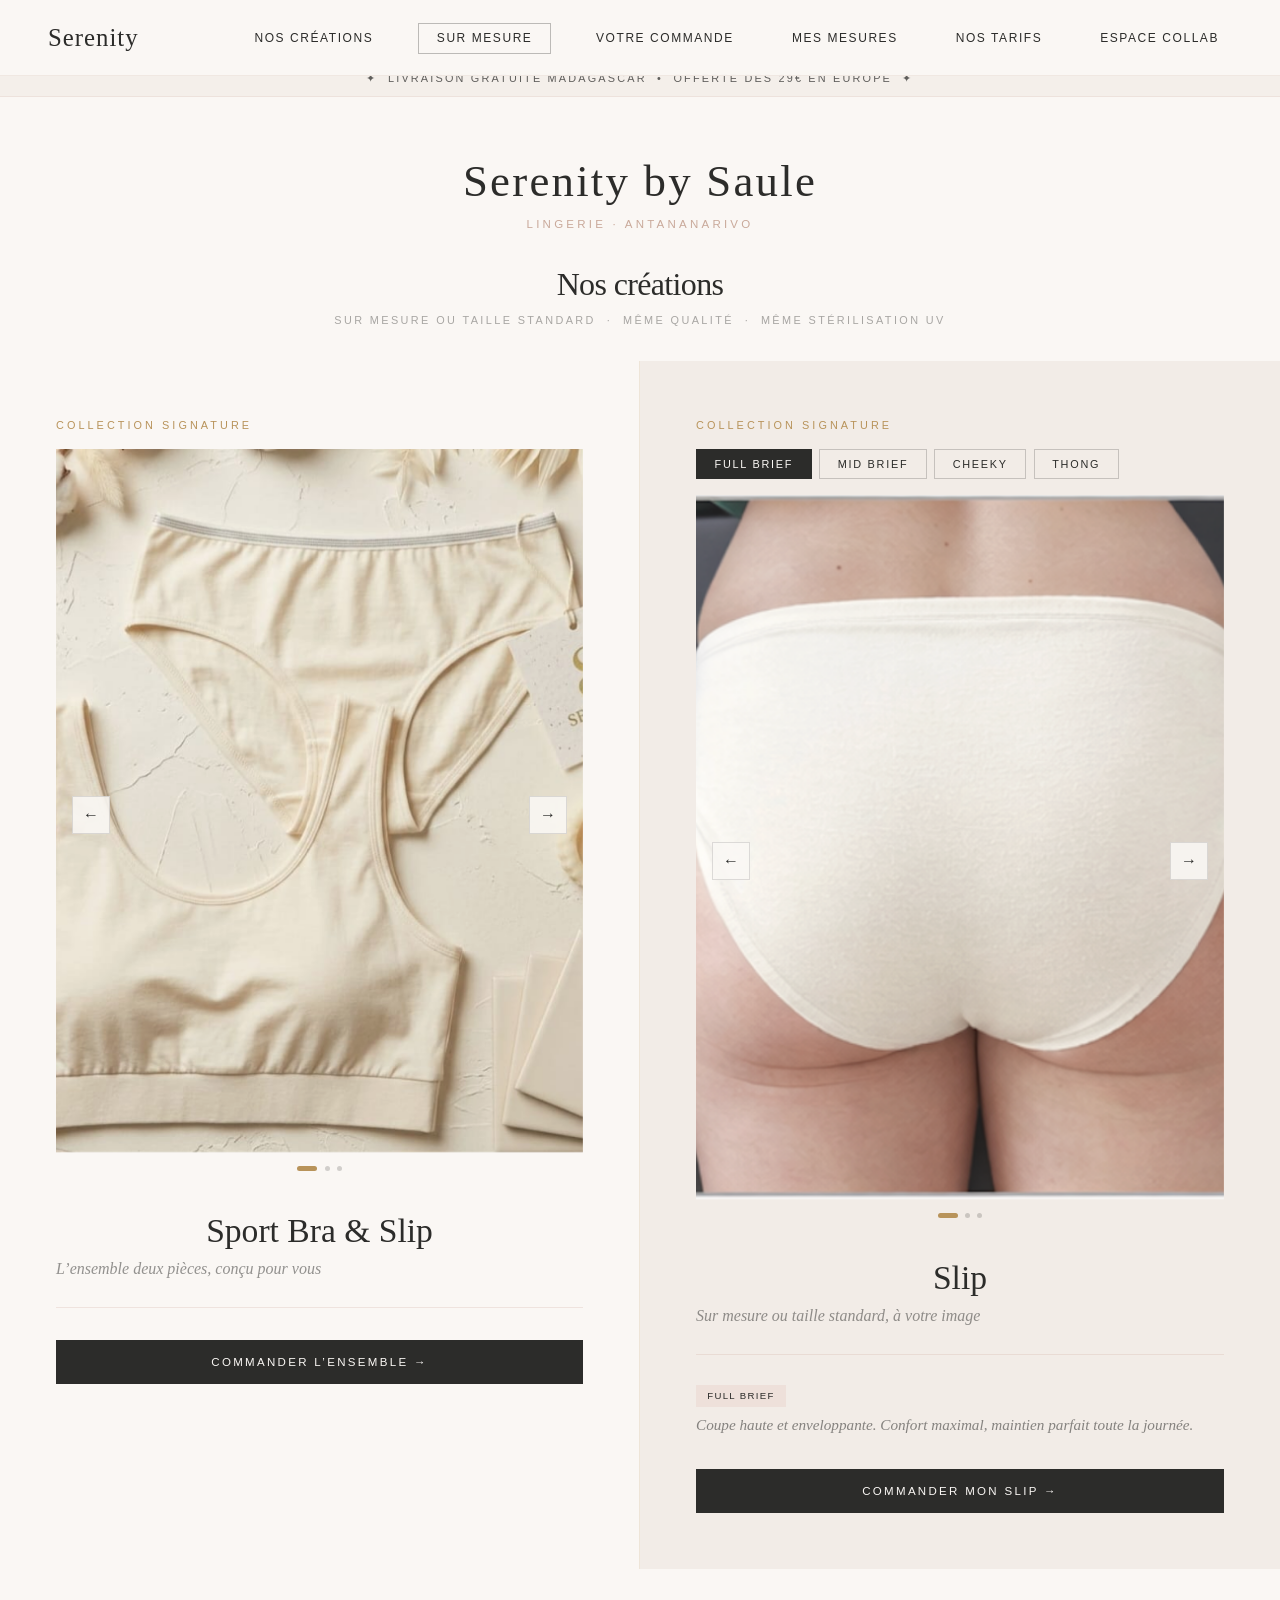
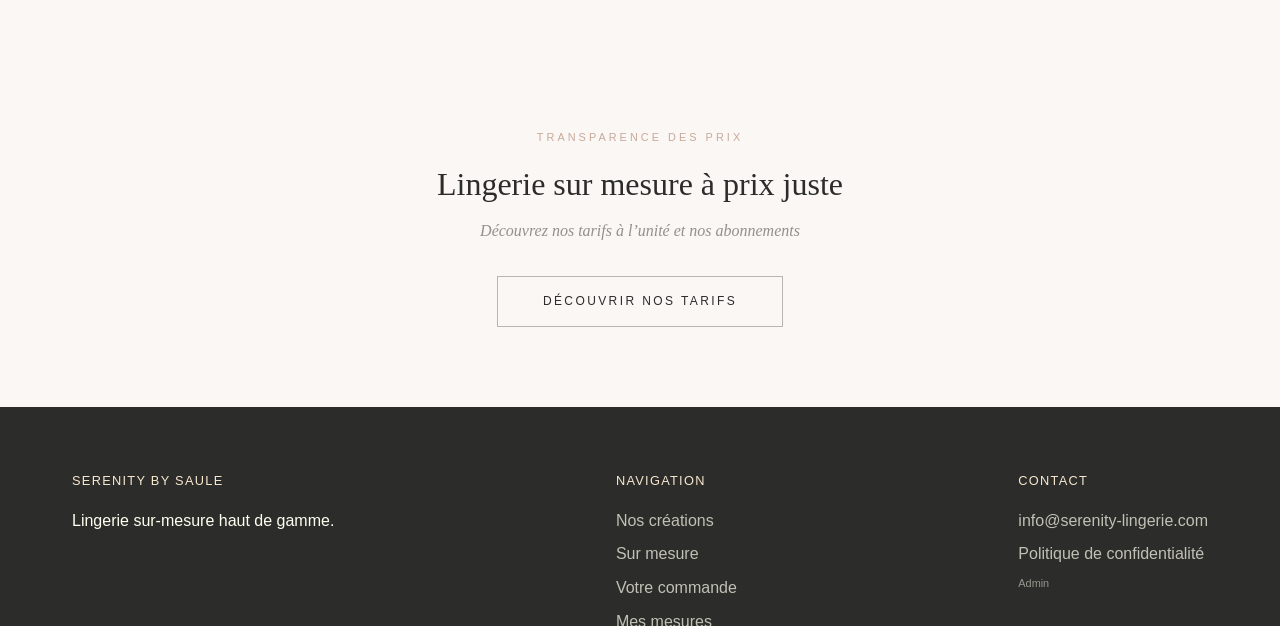
<file: product.html>
<!DOCTYPE html>
<html lang="fr">
<head>
    <meta charset="UTF-8">
    <meta http-equiv="refresh" content="0; url=index.html">
    <title>Serenity by Saule</title>
</head>
<body>
    <p>Redirection en cours... <a href="index.html">Cliquez ici</a></p>
</body>
</html>
</file>
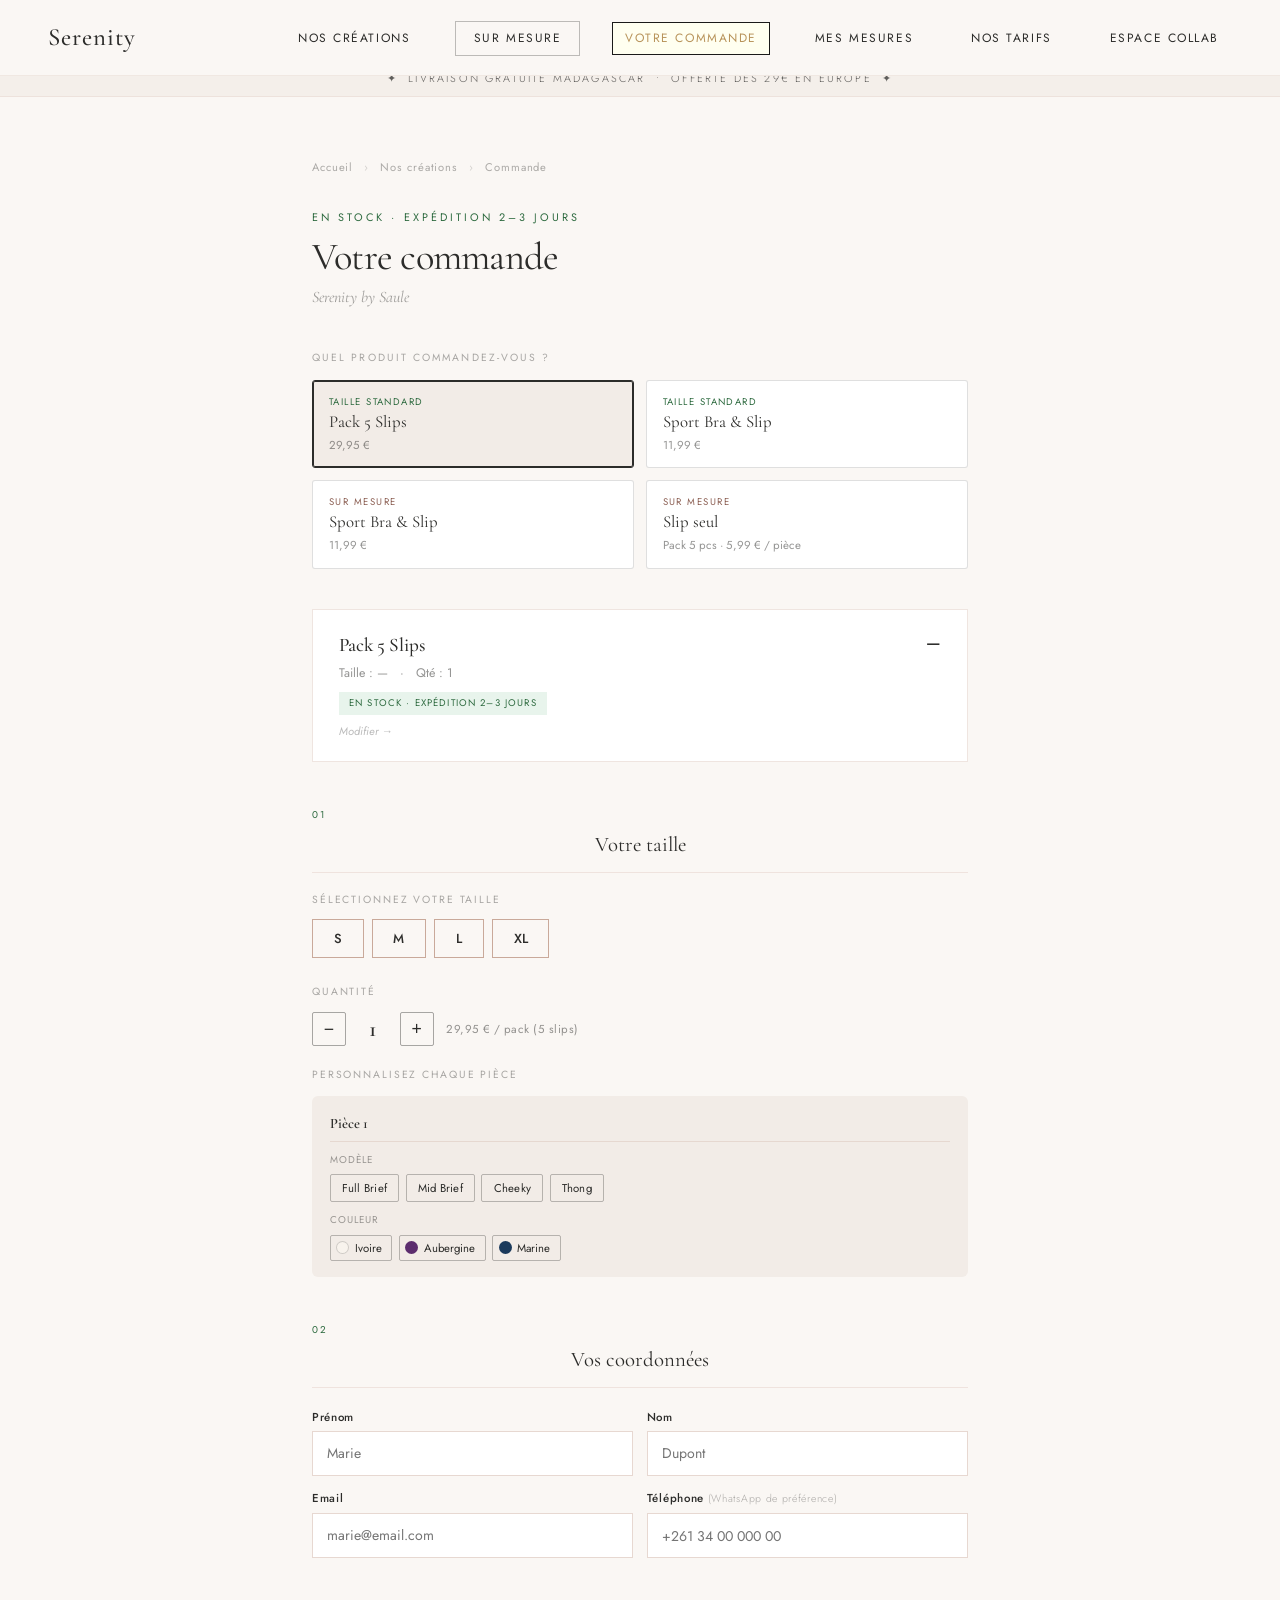
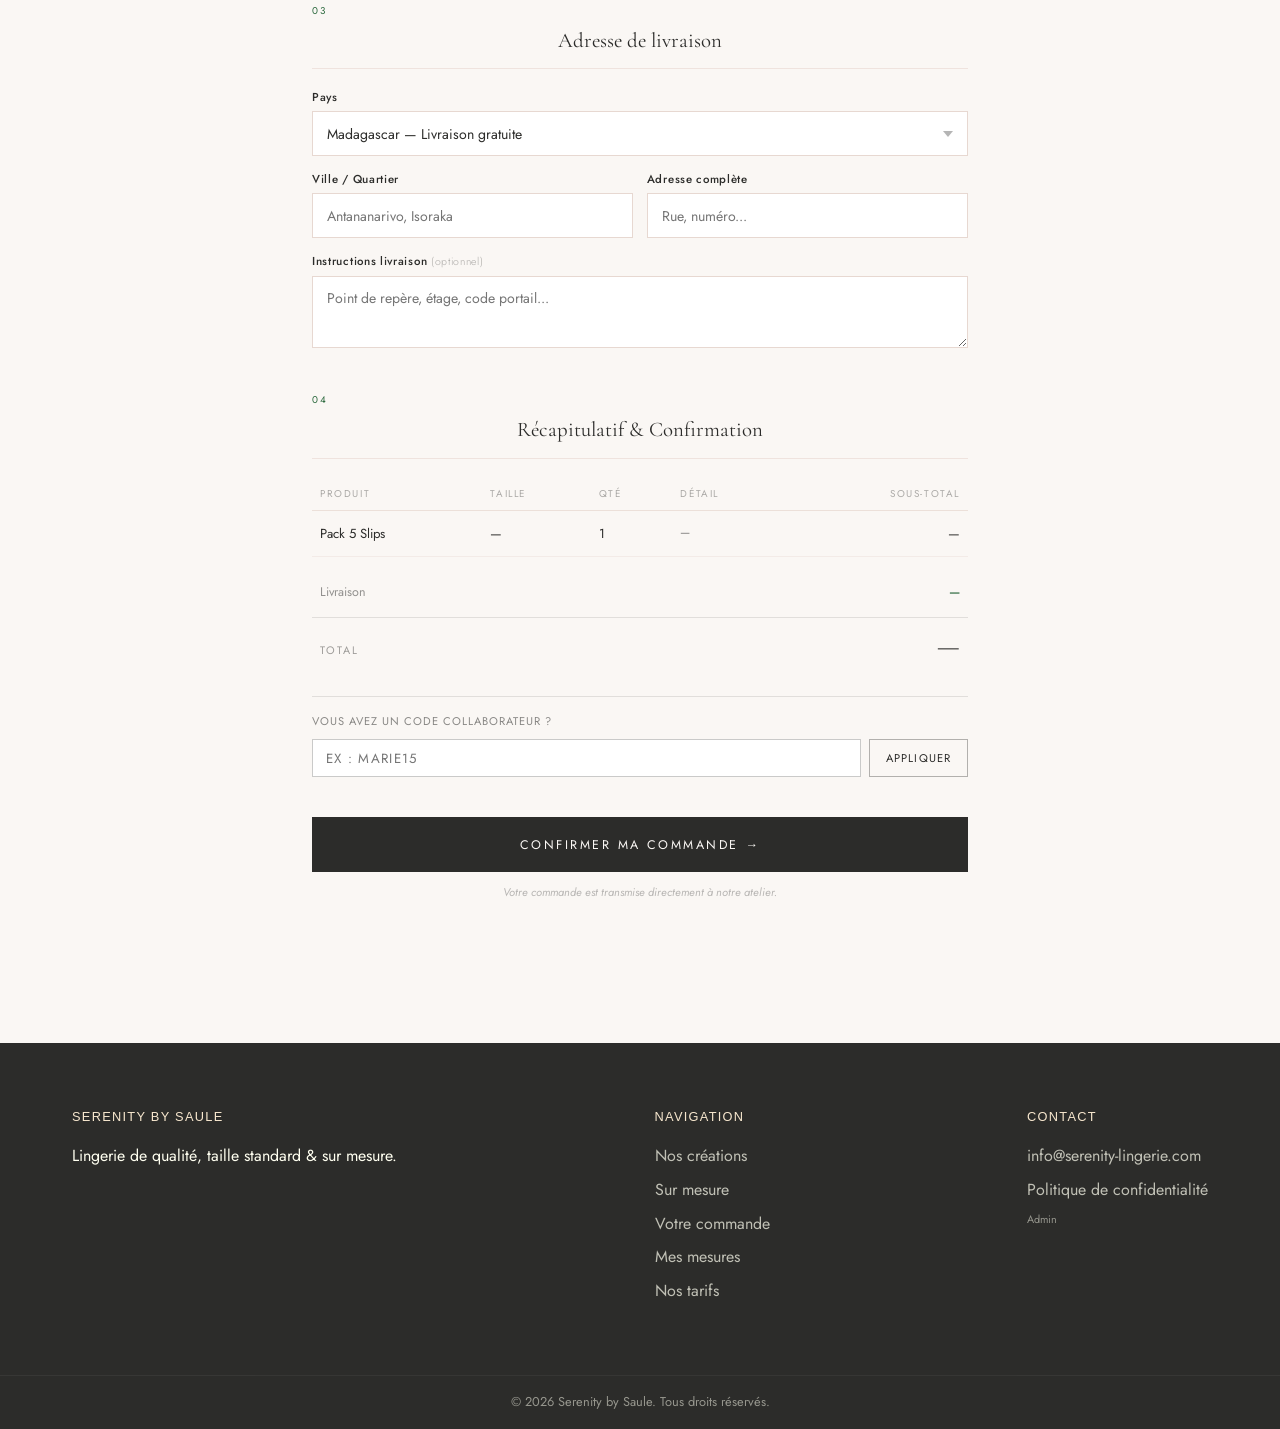
<file: shop.html>
<!DOCTYPE html>
<html lang="fr">

<head>
    <meta charset="UTF-8">
    <meta name="viewport" content="width=device-width, initial-scale=1.0">
    <title>Votre commande | Serenity by Saule</title>
    <meta name="description" content="Commandez votre lingerie Serenity by Saule en taille standard. Disponible imm&eacute;diatement, exp&eacute;di&eacute; sous 2&ndash;3 jours.">

    <!-- Meta Pixel Code -->
    <script>
    !function(f,b,e,v,n,t,s)
    {if(f.fbq)return;n=f.fbq=function(){n.callMethod?
    n.callMethod.apply(n,arguments):n.queue.push(arguments)};
    if(!f._fbq)f._fbq=n;n.push=n;n.loaded=!0;n.version='2.0';
    n.queue=[];t=b.createElement(e);t.async=!0;
    t.src=v;s=b.getElementsByTagName(e)[0];
    s.parentNode.insertBefore(t,s)}(window, document,'script',
    'https://connect.facebook.net/en_US/fbevents.js');
    fbq('init', '953611460562954');
    fbq('track', 'PageView');
    </script>
    <noscript><img height="1" width="1" style="display:none"
    src="https://www.facebook.com/tr?id=953611460562954&ev=PageView&noscript=1"/></noscript>
    <!-- End Meta Pixel Code -->

    <!-- Fonts -->
    <link rel="preconnect" href="https://fonts.googleapis.com">
    <link rel="preconnect" href="https://fonts.gstatic.com" crossorigin>
    <link href="https://fonts.googleapis.com/css2?family=Cormorant+Garamond:ital,wght@0,300;0,400;0,500;1,300;1,400&family=Jost:wght@300;400;500&display=swap" rel="stylesheet">

    <link rel="stylesheet" href="assets/css/style.css">

    <style>
        /* ================================================
           SHOP PAGE — Taille standard
           Serenity by Saule
        ================================================ */

        :root {
            --cream:      #FAF7F4;
            --cream-alt:  #F2ECE7;
            --rose:       #C9A99A;
            --rose-light: #EEE0DA;
            --gold:       #B8935A;
            --charcoal:   #2C2C2A;
            --green:      #2D6A3F;
            --green-soft: #E8F4EC;
        }

        body {
            font-family: 'Jost', sans-serif;
            background-color: var(--cream);
            color: var(--charcoal);
            min-height: 100vh;
        }

        /* ---- NAVBAR ---- */
        .navbar {
            position: fixed;
            background-color: rgba(250, 247, 244, 0.96);
            backdrop-filter: blur(10px);
            border-bottom: 1px solid rgba(201, 169, 154, 0.2);
            padding: 1.1rem 3rem;
        }

        .logo {
            color: var(--charcoal);
            font-family: 'Cormorant Garamond', serif;
            font-size: 1.55rem;
            font-weight: 500;
            letter-spacing: 0.04em;
        }

        .nav-links a {
            background-color: transparent;
            color: var(--charcoal);
            border: 1px solid transparent;
            font-family: 'Jost', sans-serif;
            font-size: 0.75rem;
            letter-spacing: 0.13em;
            padding: 0.4rem 0.75rem;
            border-radius: 0;
        }

        .nav-links a:hover,
        .nav-links a.active { color: var(--gold); }

        .nav-links a.nav-cta-secondary {
            border: 1px solid rgba(44, 44, 42, 0.3);
            padding: 0.45rem 1.1rem;
        }

        .nav-links a.nav-cta-secondary:hover {
            color: var(--gold);
            border-color: var(--gold);
        }

        /* ---- BANNIERE LIVRAISON ---- */
        .delivery-banner {
            background-color: var(--cream-alt);
            border-bottom: 1px solid rgba(201, 169, 154, 0.25);
            text-align: center;
            padding: 0.55rem 1rem;
            position: fixed;
            top: 61px;
            width: 100%;
            z-index: 99;
            font-family: 'Jost', sans-serif;
            font-size: 0.68rem;
            font-weight: 300;
            letter-spacing: 0.2em;
            text-transform: uppercase;
            color: var(--charcoal);
            opacity: 0.75;
        }

        /* ---- PAGE WRAPPER ---- */
        .shop-wrapper {
            padding-top: calc(61px + 34px + 4rem);
            padding-bottom: 6rem;
        }

        .shop-container {
            max-width: 720px;
            margin: 0 auto;
            padding: 0 2rem;
        }

        /* ---- FIL D'ARIANE ---- */
        .breadcrumb {
            font-family: 'Jost', sans-serif;
            font-size: 0.7rem;
            letter-spacing: 0.08em;
            color: rgba(44, 44, 42, 0.38);
            margin-bottom: 2rem;
        }

        .breadcrumb a {
            color: rgba(44, 44, 42, 0.38);
            text-decoration: none;
            transition: color 0.2s ease;
        }

        .breadcrumb a:hover { color: var(--gold); }

        .breadcrumb .sep {
            margin: 0 0.45rem;
            opacity: 0.5;
        }

        /* ---- PAGE TITLE ---- */
        .shop-eyebrow {
            font-family: 'Jost', sans-serif;
            font-size: 0.68rem;
            letter-spacing: 0.28em;
            text-transform: uppercase;
            color: var(--green);
            margin-bottom: 0.6rem;
        }

        .shop-title {
            font-family: 'Cormorant Garamond', serif;
            font-size: 2.4rem;
            font-weight: 400;
            color: var(--charcoal);
            line-height: 1.1;
            margin-bottom: 0.4rem;
        }

        .shop-sub {
            font-family: 'Cormorant Garamond', serif;
            font-size: 1rem;
            font-style: italic;
            color: rgba(44, 44, 42, 0.45);
            margin-bottom: 2.5rem;
        }

        /* ---- CARTE PRODUIT RECAP ---- */
        .product-recap {
            background: #fff;
            border: 1px solid rgba(201, 169, 154, 0.3);
            padding: 1.3rem 1.6rem;
            margin-bottom: 2.8rem;
            display: flex;
            justify-content: space-between;
            align-items: flex-start;
            gap: 1.5rem;
        }

        .product-recap-name {
            font-family: 'Cormorant Garamond', serif;
            font-size: 1.2rem;
            font-weight: 500;
            color: var(--charcoal);
        }

        .product-recap-details {
            font-family: 'Jost', sans-serif;
            font-size: 0.78rem;
            color: rgba(44, 44, 42, 0.5);
            margin-top: 0.2rem;
        }

        .product-recap-badge {
            display: inline-block;
            font-family: 'Jost', sans-serif;
            font-size: 0.6rem;
            letter-spacing: 0.12em;
            text-transform: uppercase;
            padding: 0.22rem 0.65rem;
            background: var(--green-soft);
            color: var(--green);
            margin-top: 0.5rem;
        }

        .product-recap-modify {
            display: block;
            font-family: 'Jost', sans-serif;
            font-size: 0.7rem;
            color: rgba(44, 44, 42, 0.32);
            text-decoration: none;
            font-style: italic;
            margin-top: 0.5rem;
            transition: color 0.2s ease;
        }

        .product-recap-modify:hover {
            color: var(--rose);
            text-decoration: underline;
        }

        .product-recap-price {
            font-family: 'Jost', sans-serif;
            font-size: 1rem;
            font-weight: 500;
            color: var(--charcoal);
            text-align: right;
            flex-shrink: 0;
        }

        .product-recap-price-sub {
            font-size: 0.72rem;
            color: rgba(44, 44, 42, 0.4);
            font-weight: 300;
            margin-top: 0.15rem;
        }

        /* ---- FORM SECTIONS ---- */
        .form-section {
            margin-bottom: 2.8rem;
        }

        .form-section-num {
            display: block;
            font-family: 'Jost', sans-serif;
            font-size: 0.62rem;
            letter-spacing: 0.25em;
            text-transform: uppercase;
            color: var(--green);
            margin-bottom: 0.3rem;
        }

        .form-section-title {
            font-family: 'Cormorant Garamond', serif;
            font-size: 1.3rem;
            font-weight: 400;
            color: var(--charcoal);
            padding-bottom: 0.7rem;
            border-bottom: 1px solid rgba(201, 169, 154, 0.25);
            margin-bottom: 1.2rem;
        }

        /* ---- SIZE PILLS ---- */
        .size-label {
            font-family: 'Jost', sans-serif;
            font-size: 0.65rem;
            letter-spacing: 0.18em;
            text-transform: uppercase;
            color: rgba(44, 44, 42, 0.4);
            margin-bottom: 0.65rem;
        }

        .size-pills-form {
            display: flex;
            gap: 0.5rem;
            flex-wrap: wrap;
        }

        .size-pill-form {
            font-family: 'Jost', sans-serif;
            font-size: 0.82rem;
            font-weight: 500;
            padding: 0.55rem 1.3rem;
            border: 1px solid var(--rose);
            background: transparent;
            color: var(--charcoal);
            cursor: pointer;
            transition: all 0.2s ease;
        }

        .size-pill-form:hover {
            border-color: var(--green);
            color: var(--green);
        }

        .size-pill-form.is-active {
            background: var(--charcoal);
            color: var(--cream);
            border-color: var(--charcoal);
        }

        /* ---- MODELES CHECKBOXES ---- */
        .model-grid {
            display: grid;
            grid-template-columns: 1fr 1fr;
            gap: 0.6rem;
            margin: 0.9rem 0 0.5rem;
        }

        .model-check {
            display: flex;
            align-items: center;
            gap: 0.55rem;
            cursor: pointer;
        }

        .model-check input[type="checkbox"] {
            width: 15px;
            height: 15px;
            accent-color: var(--charcoal);
            cursor: pointer;
            flex-shrink: 0;
        }

        .model-check span {
            font-family: 'Jost', sans-serif;
            font-size: 0.82rem;
            color: rgba(44, 44, 42, 0.75);
        }

        .model-note {
            font-family: 'Jost', sans-serif;
            font-size: 0.72rem;
            color: rgba(44, 44, 42, 0.38);
            font-style: italic;
            margin-top: 0.5rem;
        }

        /* ---- CHAMPS FORMULAIRE ---- */
        .field-row {
            display: grid;
            grid-template-columns: 1fr 1fr;
            gap: 0.85rem;
            margin-bottom: 0.85rem;
        }

        .field-row.full {
            grid-template-columns: 1fr;
        }

        .field-group {
            display: flex;
            flex-direction: column;
            gap: 0.3rem;
        }

        .field-label {
            font-family: 'Jost', sans-serif;
            font-size: 0.72rem;
            letter-spacing: 0.06em;
            font-weight: 500;
            color: var(--charcoal);
        }

        .field-label .optional {
            font-weight: 300;
            color: rgba(44, 44, 42, 0.38);
            font-size: 0.66rem;
        }

        .field-input,
        .field-select,
        .field-textarea {
            font-family: 'Jost', sans-serif;
            font-size: 0.88rem;
            color: var(--charcoal);
            padding: 0.72rem 0.9rem;
            border: 1px solid rgba(201, 169, 154, 0.45);
            background: #fff;
            outline: none;
            transition: border-color 0.2s ease;
            width: 100%;
            box-sizing: border-box;
        }

        .field-input:focus,
        .field-select:focus,
        .field-textarea:focus {
            border-color: var(--gold);
        }

        .field-input.is-error,
        .field-select.is-error {
            border-color: #C0392B;
        }

        .field-textarea {
            resize: vertical;
            min-height: 72px;
        }

        .field-select {
            -webkit-appearance: none;
            -moz-appearance: none;
            appearance: none;
            background-image: url("data:image/svg+xml,%3Csvg xmlns='http://www.w3.org/2000/svg' width='10' height='6'%3E%3Cpath d='M0 0l5 6 5-6z' fill='%232C2C2A' opacity='.35'/%3E%3C/svg%3E");
            background-repeat: no-repeat;
            background-position: right 0.9rem center;
            padding-right: 2.2rem;
            cursor: pointer;
        }

        /* ---- MESSAGES D'ERREUR ---- */
        .field-error {
            display: none;
            font-family: 'Jost', sans-serif;
            font-size: 0.7rem;
            color: #C0392B;
            font-style: italic;
            margin-top: 0.15rem;
        }

        .field-error.is-visible {
            display: block;
        }

        /* ---- TABLEAU RECAP ---- */
        .recap-table {
            width: 100%;
            border-collapse: collapse;
            margin-bottom: 1rem;
        }

        .recap-table th {
            font-family: 'Jost', sans-serif;
            font-size: 0.62rem;
            letter-spacing: 0.16em;
            text-transform: uppercase;
            color: rgba(44, 44, 42, 0.38);
            font-weight: 400;
            padding: 0.5rem 0.5rem;
            border-bottom: 1px solid rgba(201, 169, 154, 0.3);
            text-align: left;
        }

        .recap-table td {
            font-family: 'Jost', sans-serif;
            font-size: 0.82rem;
            color: var(--charcoal);
            padding: 0.75rem 0.5rem;
            border-bottom: 1px solid rgba(201, 169, 154, 0.15);
            vertical-align: top;
        }

        .recap-delivery {
            display: flex;
            justify-content: space-between;
            align-items: center;
            padding: 0.65rem 0.5rem;
            font-family: 'Jost', sans-serif;
            font-size: 0.78rem;
            color: rgba(44, 44, 42, 0.5);
        }

        .recap-delivery-value {
            color: var(--green);
            font-weight: 500;
        }

        .recap-total-row {
            display: flex;
            justify-content: space-between;
            align-items: baseline;
            padding: 0.9rem 0.5rem;
            border-top: 1px solid rgba(44, 44, 42, 0.12);
            margin-top: 0.2rem;
        }

        .recap-total-label {
            font-family: 'Jost', sans-serif;
            font-size: 0.68rem;
            letter-spacing: 0.18em;
            text-transform: uppercase;
            color: rgba(44, 44, 42, 0.45);
        }

        .recap-total-price {
            font-family: 'Cormorant Garamond', serif;
            font-size: 1.7rem;
            font-weight: 400;
            color: var(--charcoal);
            line-height: 1;
        }

        .recap-total-ar {
            font-family: 'Jost', sans-serif;
            font-size: 0.72rem;
            color: rgba(44, 44, 42, 0.38);
            margin-top: 0.2rem;
            text-align: right;
        }

        /* ---- BOUTON CONFIRMER ---- */
        /* Champ code promo */
        .promo-section { margin: 1.2rem 0 0.5rem; border-top: 0.5px solid rgba(44,44,42,0.12); padding-top: 1rem; }
        .promo-label { font-size: 0.7rem; letter-spacing: 0.09em; text-transform: uppercase; color: rgba(44,44,42,0.55); display: block; margin-bottom: 0.5rem; }
        .promo-row { display: flex; gap: 8px; }
        .promo-input { flex: 1; padding: 0.55rem 0.8rem; border: 0.5px solid rgba(44,44,42,0.25); background: #fff; font-family: 'Jost', sans-serif; font-size: 0.83rem; letter-spacing: 0.1em; text-transform: uppercase; color: var(--charcoal); outline: none; }
        .promo-input:focus { border-color: var(--charcoal); }
        .promo-apply-btn { padding: 0.55rem 1rem; background: transparent; border: 0.5px solid rgba(44,44,42,0.35); font-family: 'Jost', sans-serif; font-size: 0.7rem; letter-spacing: 0.1em; text-transform: uppercase; cursor: pointer; color: var(--charcoal); white-space: nowrap; transition: all 0.2s; }
        .promo-apply-btn:hover { background: var(--charcoal); color: #fff; }
        .promo-feedback { font-size: 0.78rem; margin-top: 0.45rem; min-height: 1.1em; }
        .promo-feedback.ok  { color: #2d6a4f; }
        .promo-feedback.err { color: #c0392b; }
        .promo-discount-row { display: flex; justify-content: space-between; font-size: 0.82rem; color: #2d6a4f; margin-top: 0.5rem; padding: 0.3rem 0; display: none; }

        .shop-submit-btn {
            display: block;
            width: 100%;
            text-align: center;
            padding: 1.15rem 2rem;
            background: var(--charcoal);
            color: var(--cream);
            font-family: 'Jost', sans-serif;
            font-size: 0.78rem;
            letter-spacing: 0.2em;
            text-transform: uppercase;
            border: none;
            cursor: pointer;
            transition: background 0.3s ease;
            margin-top: 1.2rem;
        }

        .shop-submit-btn:hover {
            background: var(--green);
        }

        .shop-submit-btn:disabled {
            opacity: 0.45;
            cursor: not-allowed;
            background: var(--charcoal);
        }

        .shop-submit-note {
            font-family: 'Jost', sans-serif;
            font-size: 0.7rem;
            color: rgba(44, 44, 42, 0.32);
            text-align: center;
            margin-top: 0.75rem;
            font-style: italic;
        }

        /* ---- COULEUR ---- */
        .couleur-row {
            display: flex;
            gap: 0.6rem;
            flex-wrap: wrap;
            margin-top: 0.55rem;
        }
        .couleur-btn {
            display: flex;
            align-items: center;
            gap: 0.5rem;
            padding: 0.5rem 1rem;
            border: 1px solid rgba(201,169,154,0.4);
            background: transparent;
            cursor: pointer;
            transition: border-color 0.2s ease;
            font-family: 'Jost', sans-serif;
            font-size: 0.78rem;
            color: var(--charcoal);
        }
        .couleur-btn.is-active {
            border-color: var(--charcoal);
            box-shadow: inset 0 0 0 1px var(--charcoal);
        }
        .couleur-swatch {
            width: 18px;
            height: 18px;
            border-radius: 50%;
            flex-shrink: 0;
        }

        /* ---- CONFIRMATION ---- */
        .confirm-block {
            text-align: center;
            padding: 3.5rem 2rem;
            border: 1px solid rgba(184,147,90,0.25);
            background: rgba(184,147,90,0.04);
            margin-top: 2rem;
        }

        /* ---- QUANTITÉ & PAR PIÈCE ---- */
        .qty-row { display: flex; align-items: center; gap: 0.8rem; margin-top: 0.7rem; }
        .qty-btn { width: 34px; height: 34px; border: 1px solid rgba(44,44,42,0.4); background: transparent; font-size: 1.1rem; cursor: pointer; border-radius: 2px; display: flex; align-items: center; justify-content: center; color: var(--charcoal); transition: background 0.2s; }
        .qty-btn:hover { background: var(--charcoal); color: #fff; }
        .qty-count { font-family: 'Cormorant Garamond', serif; font-size: 1.4rem; font-weight: 600; min-width: 28px; text-align: center; }
        .qty-unit-label { font-family: 'Jost', sans-serif; font-size: 0.72rem; color: rgba(44,44,42,0.5); letter-spacing: 0.04em; }
        .units-list { display: flex; flex-direction: column; gap: 1rem; margin-top: 0.8rem; }
        .unit-row { background: var(--cream-alt); border-radius: 6px; padding: 1rem 1.1rem; }
        .unit-num { font-family: 'Cormorant Garamond', serif; font-size: 0.9rem; font-weight: 600; color: var(--charcoal); margin-bottom: 0.6rem; border-bottom: 1px solid rgba(201,169,154,0.3); padding-bottom: 0.35rem; }
        .unit-field-label { font-family: 'Jost', sans-serif; font-size: 0.62rem; letter-spacing: 0.1em; text-transform: uppercase; color: rgba(44,44,42,0.45); display: block; margin-bottom: 0.4rem; margin-top: 0.65rem; }
        .unit-pills { display: flex; gap: 0.4rem; flex-wrap: wrap; }
        .unit-pill { font-family: 'Jost', sans-serif; font-size: 0.71rem; letter-spacing: 0.02em; border: 1px solid rgba(44,44,42,0.3); background: transparent; color: var(--charcoal); padding: 0.3rem 0.7rem; border-radius: 2px; cursor: pointer; transition: all 0.15s; }
        .unit-pill:hover { border-color: var(--charcoal); }
        .unit-pill.is-active { border-color: var(--charcoal); background: var(--charcoal); color: #fff; }
        .unit-color-pill { display: flex; align-items: center; gap: 0.35rem; font-family: 'Jost', sans-serif; font-size: 0.71rem; border: 1px solid rgba(44,44,42,0.3); background: transparent; color: var(--charcoal); padding: 0.28rem 0.6rem 0.28rem 0.35rem; border-radius: 2px; cursor: pointer; transition: all 0.15s; }
        .unit-color-pill:hover { border-color: var(--charcoal); }
        .unit-color-pill.is-active { border-color: var(--charcoal); box-shadow: inset 0 0 0 1px var(--charcoal); }
        .unit-color-dot { width: 13px; height: 13px; border-radius: 50%; flex-shrink: 0; }


        /* ---- SÉLECTEUR PRODUIT ---- */
        .prod-picker { margin-bottom: 2.5rem; }
        .prod-picker-label {
            font-family: 'Jost', sans-serif;
            font-size: 0.65rem;
            letter-spacing: 0.2em;
            text-transform: uppercase;
            color: rgba(44,44,42,0.4);
            margin-bottom: 0.8rem;
        }
        .prod-picker-grid {
            display: grid;
            grid-template-columns: 1fr 1fr;
            gap: 0.7rem;
        }
        .prod-picker-btn {
            display: flex;
            flex-direction: column;
            gap: 0.2rem;
            text-align: left;
            padding: 0.9rem 1rem;
            border: 1px solid rgba(44,44,42,0.15);
            background: #fff;
            cursor: pointer;
            border-radius: 3px;
            transition: all 0.2s;
        }
        .prod-picker-btn:hover { border-color: var(--gold); }
        .prod-picker-btn.is-active {
            border-color: var(--charcoal);
            background: var(--cream-alt);
            box-shadow: inset 0 0 0 1px var(--charcoal);
        }
        .prod-picker-type {
            font-family: 'Jost', sans-serif;
            font-size: 0.6rem;
            letter-spacing: 0.15em;
            text-transform: uppercase;
        }
        .prod-picker-type--std  { color: var(--green); }
        .prod-picker-type--surm { color: #8B5E52; }
        .prod-picker-name {
            font-family: 'Cormorant Garamond', serif;
            font-size: 1.05rem;
            color: var(--charcoal);
            line-height: 1.2;
        }
        .prod-picker-price {
            font-family: 'Jost', sans-serif;
            font-size: 0.72rem;
            color: rgba(44,44,42,0.5);
            margin-top: 0.1rem;
        }

        /* ---- MESURES SUR MESURE ---- */
        .surm-section-label {
            font-family: 'Jost', sans-serif;
            font-size: 0.65rem;
            letter-spacing: 0.18em;
            text-transform: uppercase;
            color: rgba(44,44,42,0.4);
            margin-bottom: 0.7rem;
            margin-top: 1.2rem;
        }
        .surm-grid {
            display: grid;
            grid-template-columns: 1fr 1fr 1fr;
            gap: 0.7rem;
        }
        .surm-field { display: flex; flex-direction: column; gap: 0.25rem; }
        .surm-label {
            font-family: 'Jost', sans-serif;
            font-size: 0.72rem;
            font-weight: 500;
            color: var(--charcoal);
        }
        .surm-hint {
            font-size: 0.62rem;
            font-weight: 300;
            color: rgba(44,44,42,0.38);
            display: block;
        }
        .surm-tape-link {
            display: inline-block;
            margin-top: 0.9rem;
            font-family: 'Jost', sans-serif;
            font-size: 0.7rem;
            color: rgba(44,44,42,0.4);
            text-decoration: underline;
            text-underline-offset: 3px;
            font-style: italic;
        }
        .surm-tape-link:hover { color: var(--gold); }

        @media (max-width: 768px) {
            .prod-picker-grid { grid-template-columns: 1fr 1fr; }
            .surm-grid { grid-template-columns: 1fr 1fr; }
        }
        @media (max-width: 480px) {
            .surm-grid { grid-template-columns: 1fr; }
        }


        /* ---- MINI IMAGES SUR MESURE ---- */
        .surm-images {
            display: none;
            margin-bottom: 1.4rem;
        }
        .surm-images.is-visible { display: block; }
        .surm-images-label {
            font-family: 'Jost', sans-serif;
            font-size: 0.65rem;
            letter-spacing: 0.18em;
            text-transform: uppercase;
            color: rgba(44,44,42,0.4);
            margin-bottom: 0.7rem;
        }
        .surm-images-row {
            display: flex;
            gap: 0.55rem;
            overflow-x: auto;
            padding-bottom: 0.3rem;
        }
        .surm-images-row::-webkit-scrollbar { height: 3px; }
        .surm-images-row::-webkit-scrollbar-thumb { background: rgba(201,169,154,0.5); border-radius: 2px; }
        .surm-thumb {
            flex-shrink: 0;
            width: 80px;
            height: 100px;
            object-fit: cover;
            border-radius: 2px;
            border: 1px solid rgba(201,169,154,0.3);
        }

        /* ---- METRE RUBAN ENCADRÉ ---- */
        .surm-tape-box {
            display: flex;
            align-items: center;
            gap: 0.85rem;
            margin-top: 1.1rem;
            padding: 0.85rem 1.1rem;
            border: 1px solid rgba(184,147,90,0.45);
            background: rgba(184,147,90,0.06);
            border-radius: 4px;
            text-decoration: none;
            color: var(--charcoal);
            transition: border-color 0.2s, background 0.2s;
        }
        .surm-tape-box:hover {
            border-color: var(--gold);
            background: rgba(184,147,90,0.1);
        }
        .surm-tape-icon {
            font-size: 1.4rem;
            flex-shrink: 0;
            opacity: 0.7;
        }
        .surm-tape-main {
            display: flex;
            flex-direction: column;
            gap: 0.15rem;
        }
        .surm-tape-title {
            font-family: 'Jost', sans-serif;
            font-size: 0.8rem;
            font-weight: 500;
            color: var(--charcoal);
        }
        .surm-tape-sub {
            font-family: 'Jost', sans-serif;
            font-size: 0.68rem;
            color: rgba(44,44,42,0.5);
        }


        /* ---- POPUP GUIDE MESURE ---- */
        .mguide-overlay {
            display: none;
            position: fixed;
            inset: 0;
            background: rgba(44,44,42,0.55);
            z-index: 1000;
            align-items: center;
            justify-content: center;
            padding: 1.5rem;
        }
        .mguide-overlay.is-open {
            display: flex;
            animation: fadeIn 0.2s ease;
        }
        @keyframes fadeIn { from { opacity: 0; } to { opacity: 1; } }
        .mguide-modal {
            background: var(--cream);
            border: 1px solid rgba(201,169,154,0.4);
            max-width: 420px;
            width: 100%;
            padding: 2.2rem 2rem;
            border-radius: 4px;
            text-align: center;
            animation: slideUp 0.25s ease;
        }
        @keyframes slideUp { from { transform: translateY(20px); opacity: 0; } to { transform: translateY(0); opacity: 1; } }
        .mguide-icon {
            font-size: 2.2rem;
            margin-bottom: 0.8rem;
            opacity: 0.75;
        }
        .mguide-title {
            font-family: 'Cormorant Garamond', serif;
            font-size: 1.45rem;
            font-weight: 400;
            color: var(--charcoal);
            line-height: 1.3;
            margin-bottom: 0.6rem;
        }
        .mguide-sub {
            font-family: 'Jost', sans-serif;
            font-size: 0.8rem;
            color: rgba(44,44,42,0.55);
            line-height: 1.7;
            margin-bottom: 1.8rem;
        }
        .mguide-btns {
            display: flex;
            flex-direction: column;
            gap: 0.65rem;
        }
        .mguide-btn-yes {
            display: block;
            padding: 0.9rem 1.5rem;
            background: var(--charcoal);
            color: var(--cream);
            font-family: 'Jost', sans-serif;
            font-size: 0.78rem;
            letter-spacing: 0.16em;
            text-transform: uppercase;
            border: none;
            cursor: pointer;
            text-decoration: none;
            transition: background 0.2s;
        }
        .mguide-btn-yes:hover { background: #8B5E52; }
        .mguide-btn-no {
            display: block;
            padding: 0.75rem 1.5rem;
            background: transparent;
            color: rgba(44,44,42,0.55);
            font-family: 'Jost', sans-serif;
            font-size: 0.75rem;
            letter-spacing: 0.1em;
            text-transform: uppercase;
            border: 1px solid rgba(44,44,42,0.18);
            cursor: pointer;
            transition: all 0.2s;
        }
        .mguide-btn-no:hover { border-color: var(--charcoal); color: var(--charcoal); }

        /* ---- FOOTER ---- */
        .footer { background-color: var(--charcoal); }

        /* ---- RESPONSIVE ---- */
        @media (max-width: 768px) {
            .navbar { padding: 1rem 1.2rem; }

            .delivery-banner {
                top: 58px;
                font-size: 0.6rem;
                letter-spacing: 0.12em;
            }

            .shop-wrapper {
                padding-top: calc(58px + 30px + 3rem);
            }

            .shop-container { padding: 0 1.3rem; }

            .field-row {
                grid-template-columns: 1fr;
            }

            .model-grid {
                grid-template-columns: 1fr;
            }

            .product-recap {
                flex-direction: column;
                gap: 0.8rem;
            }

            .product-recap-price {
                text-align: left;
            }

            .shop-title { font-size: 1.9rem; }
        }
    </style>
</head>

<body>

    <!-- Navigation -->
    <nav class="navbar">
        <a href="index.html" class="logo">Serenity</a>
        <ul class="nav-links">
            <li><a href="index.html#produits">Nos cr&eacute;ations</a></li>
            <li><a href="order.html" class="nav-cta-secondary">Sur mesure</a></li>
            <li><a href="shop.html" class="active">Votre commande</a></li>
            <li><a href="measurement.html">Mes mesures</a></li>
            <li><a href="pricing.html">Nos tarifs</a></li>
            <li><a href="collab-login.html">Espace Collab</a></li>
        </ul>
        <div class="mobile-menu-toggle">&#9776;</div>
    </nav>

    <!-- Banni&egrave;re livraison -->
    <div class="delivery-banner">
        &#10022;&nbsp; Livraison gratuite Madagascar &nbsp;&bull;&nbsp; Offerte d&egrave;s 29&euro; en Europe &nbsp;&#10022;
    </div>

    <div class="shop-wrapper">
        <div class="shop-container">

            <!-- Fil d'Ariane -->
            <nav class="breadcrumb" aria-label="Fil d'Ariane">
                <a href="index.html">Accueil</a>
                <span class="sep">&rsaquo;</span>
                <a href="index.html#produits">Nos créations</a>
                <span class="sep">&rsaquo;</span>
                Commande
            </nav>

            <div class="shop-eyebrow">En stock &middot; Exp&eacute;dition 2&ndash;3 jours</div>
            <h1 class="shop-title">Votre commande</h1>
            <p class="shop-sub">Serenity by Saule</p>


            <!-- ── Sélecteur de produit ─────────────────────────── -->
            <div class="prod-picker">
                <div class="prod-picker-label">Quel produit commandez-vous&nbsp;?</div>
                <div class="prod-picker-grid">

                    <button type="button" class="prod-picker-btn is-active" onclick="switchShopProduct('slip', this)">
                        <span class="prod-picker-type prod-picker-type--std">Taille standard</span>
                        <span class="prod-picker-name">Pack 5 Slips</span>
                        <span class="prod-picker-price">29,95 &euro;</span>
                    </button>

                    <button type="button" class="prod-picker-btn" onclick="switchShopProduct('bra', this)">
                        <span class="prod-picker-type prod-picker-type--std">Taille standard</span>
                        <span class="prod-picker-name">Sport Bra &amp; Slip</span>
                        <span class="prod-picker-price">11,99 &euro;</span>
                    </button>

                    <button type="button" class="prod-picker-btn" onclick="switchShopProduct('surm_bra', this)">
                        <span class="prod-picker-type prod-picker-type--surm">Sur mesure</span>
                        <span class="prod-picker-name">Sport Bra &amp; Slip</span>
                        <span class="prod-picker-price">11,99 &euro;</span>
                    </button>

                    <button type="button" class="prod-picker-btn" onclick="switchShopProduct('surm_slip', this)">
                        <span class="prod-picker-type prod-picker-type--surm">Sur mesure</span>
                        <span class="prod-picker-name">Slip seul</span>
                        <span class="prod-picker-price">Pack 5 pcs &middot; 5,99 &euro; / pi&egrave;ce</span>
                    </button>

                </div>
            </div>

            <!-- Carte r&eacute;capitulatif produit -->
            <div class="product-recap">
                <div>
                    <div class="product-recap-name" id="recap-product-name">Slip</div>
                    <div class="product-recap-details" id="recap-product-details">Taille&nbsp;: &mdash;</div>
                    <span class="product-recap-badge">En stock &middot; Exp&eacute;dition 2&ndash;3 jours</span>
                    <a href="index.html#produits" class="product-recap-modify">Modifier &rarr;</a>
                </div>
                <div>
                    <div class="product-recap-price" id="recap-price">29,95 &euro;</div>
                    <div class="product-recap-price-sub" id="recap-price-ar">143&nbsp;760 Ar</div>
                </div>
            </div>

            <form id="shop-form" novalidate>

                <!-- ============================
                     SECTION 1 — TAILLE & MODÈLES
                ============================= -->
                <div class="form-section">
                    <span class="form-section-num">01</span>
                    <h2 class="form-section-title">Votre taille</h2>

                    <!-- Taille Sport Bra — visible uniquement pour le combo bra -->
                    <div id="bra-size-block" style="display:none; margin-bottom: 1.5rem;">
                        <div class="size-label">Taille Sport Bra</div>
                        <div class="size-pills-form">
                            <button type="button" class="size-pill-form" data-role="bra" data-size="S"  onclick="selectBraSize('S', this)">S</button>
                            <button type="button" class="size-pill-form" data-role="bra" data-size="M"  onclick="selectBraSize('M', this)">M</button>
                            <button type="button" class="size-pill-form" data-role="bra" data-size="L"  onclick="selectBraSize('L', this)">L</button>
                            <button type="button" class="size-pill-form" data-role="bra" data-size="XL" onclick="selectBraSize('XL', this)">XL</button>
                        </div>
                        <div class="field-error" id="err-bra-size">Veuillez s&eacute;lectionner une taille Sport Bra.</div>
                    </div>

                    <!-- Taille Slip (toujours visible) -->
                    <div id="slip-size-block">
                        <div class="size-label" id="slip-size-label">S&eacute;lectionnez votre taille</div>
                        <div class="size-pills-form" id="size-pills-container">
                            <button type="button" class="size-pill-form" data-role="slip" data-size="S"  onclick="selectSizeForm('S',  this)">S</button>
                            <button type="button" class="size-pill-form" data-role="slip" data-size="M"  onclick="selectSizeForm('M',  this)">M</button>
                            <button type="button" class="size-pill-form" data-role="slip" data-size="L"  onclick="selectSizeForm('L',  this)">L</button>
                            <button type="button" class="size-pill-form" data-role="slip" data-size="XL" onclick="selectSizeForm('XL', this)">XL</button>
                        </div>
                        <div class="field-error" id="err-size">Veuillez s&eacute;lectionner une taille.</div>
                    </div>



                    <!-- Mini images sur mesure -->
                    <div class="surm-images" id="surm-images-bra">
                        <div class="surm-images-label">Aperçu</div>
                        <div class="surm-images-row">
                            <img src="assets/images/bra-creme.jpg"  class="surm-thumb" alt="Sport Bra &amp; Slip — Ivoire">
                            <img src="assets/images/bra-prune.jpg"  class="surm-thumb" alt="Sport Bra &amp; Slip — Prune">
                            <img src="assets/images/bra-marine.jpg" class="surm-thumb" alt="Sport Bra &amp; Slip — Marine">
                        </div>
                    </div>

                    <div class="surm-images" id="surm-images-slip">
                        <div class="surm-images-label">Aperçu — modèles disponibles</div>
                        <div class="surm-images-row">
                            <img src="assets/images/slip-fullbrief-creme.jpg"  class="surm-thumb" alt="Full Brief">
                            <img src="assets/images/slip-midbrief-creme.jpg"   class="surm-thumb" alt="Mid Brief">
                            <img src="assets/images/slip-cheeky-creme.jpg"     class="surm-thumb" alt="Cheeky">
                            <img src="assets/images/slip-thong-creme.jpg"      class="surm-thumb" alt="Thong">
                        </div>
                    </div>

                    <!-- ── Mesures Sur Mesure (affiché si surm_bra / surm_slip) ── -->
                    <div id="surm-block" style="display:none;">

                        <!-- Mesures Sport Bra — affiché uniquement pour surm_bra -->
                        <div id="surm-bra-block" style="display:none;">
                            <div class="surm-section-label">Mesures Sport Bra (cm)</div>
                            <div class="surm-grid">
                                <div class="surm-field">
                                    <label class="surm-label">Overbust<span class="surm-hint">au-dessus des seins</span></label>
                                    <input type="number" id="surm-overbust" class="field-input" placeholder="ex. 82" min="40" max="200">
                                    <span class="field-error" id="err-surm-overbust">Valeur invalide (40–200).</span>
                                </div>
                                <div class="surm-field">
                                    <label class="surm-label">Bust<span class="surm-hint">niveau des seins</span></label>
                                    <input type="number" id="surm-bust" class="field-input" placeholder="ex. 88" min="40" max="200">
                                    <span class="field-error" id="err-surm-bust">Valeur invalide (40–200).</span>
                                </div>
                                <div class="surm-field">
                                    <label class="surm-label">Underbust<span class="surm-hint">sous les seins</span></label>
                                    <input type="number" id="surm-underbust" class="field-input" placeholder="ex. 74" min="40" max="200">
                                    <span class="field-error" id="err-surm-underbust">Valeur invalide (40–200).</span>
                                </div>
                            </div>
                        </div>

                        <!-- Mesures Slip (toujours visible pour sur mesure) -->
                        <div class="surm-section-label" id="surm-slip-label">Mesures Slip (cm)</div>
                        <div class="surm-grid">
                            <div class="surm-field">
                                <label class="surm-label">Hanches<span class="surm-hint">contour le plus large</span></label>
                                <input type="number" id="surm-hanches" class="field-input" placeholder="ex. 96" min="40" max="200">
                                <span class="field-error" id="err-surm-hanches">Valeur invalide (40–200).</span>
                            </div>
                            <div class="surm-field">
                                <label class="surm-label">Taille<span class="surm-hint">contour le plus &eacute;troit</span></label>
                                <input type="number" id="surm-taille" class="field-input" placeholder="ex. 72" min="40" max="200">
                                <span class="field-error" id="err-surm-taille">Valeur invalide (40–200).</span>
                            </div>
                            <div class="surm-field">
                                <label class="surm-label">Cuisse<span class="surm-hint">&agrave; mi-cuisse</span></label>
                                <input type="number" id="surm-cuisse" class="field-input" placeholder="ex. 58" min="40" max="200">
                                <span class="field-error" id="err-surm-cuisse">Valeur invalide (40–200).</span>
                            </div>
                        </div>
                        <a href="assets/downloads/metre-ruban-serenity.pdf" download target="_blank" class="surm-tape-box">
                            <span class="surm-tape-icon">&#x1F4CF;</span>
                            <span class="surm-tape-main">
                                <span class="surm-tape-title">Pas de m&egrave;tre ruban&nbsp;?</span>
                                <span class="surm-tape-sub">T&eacute;l&eacute;charger &amp; imprimer le n&ocirc;tre gratuitement &darr;</span>
                            </span>
                        </a>

                    </div>

                    <!-- Quantité -->
                    <div id="qty-section" style="margin-top: 1.6rem;">
                        <div class="size-label">Quantit&eacute;</div>
                        <div class="qty-row">
                            <button type="button" class="qty-btn" onclick="changeQty(-1)">&#8722;</button>
                            <span class="qty-count" id="qty-count">1</span>
                            <button type="button" class="qty-btn" onclick="changeQty(1)">+</button>
                            <span class="qty-unit-label" id="qty-unit-label"></span>
                        </div>
                    </div>

                    <!-- Personnalisation par pièce -->
                    <div id="units-section" style="margin-top: 1.2rem;">
                        <div class="size-label">Personnalisez chaque pi&egrave;ce</div>
                        <div id="units-container" class="units-list"></div>
                        <span class="field-error" id="err-units">Veuillez s&eacute;lectionner mod&egrave;le et couleur pour chaque pi&egrave;ce.</span>
                    </div>
                </div>

                <!-- ============================
                     SECTION 2 — COORDONNÉES
                ============================= -->
                <div class="form-section">
                    <span class="form-section-num">02</span>
                    <h2 class="form-section-title">Vos coordonn&eacute;es</h2>

                    <div class="field-row">
                        <div class="field-group">
                            <label class="field-label" for="prenom">Pr&eacute;nom</label>
                            <input type="text" id="prenom" class="field-input" placeholder="Marie">
                            <span class="field-error" id="err-prenom">Champ requis.</span>
                        </div>
                        <div class="field-group">
                            <label class="field-label" for="nom">Nom</label>
                            <input type="text" id="nom" class="field-input" placeholder="Dupont">
                            <span class="field-error" id="err-nom">Champ requis.</span>
                        </div>
                    </div>
                    <div class="field-row">
                        <div class="field-group">
                            <label class="field-label" for="email">Email</label>
                            <input type="email" id="email" class="field-input" placeholder="marie@email.com">
                            <span class="field-error" id="err-email">Adresse email invalide.</span>
                        </div>
                        <div class="field-group">
                            <label class="field-label" for="telephone">T&eacute;l&eacute;phone <span class="optional">(WhatsApp de pr&eacute;f&eacute;rence)</span></label>
                            <input type="tel" id="telephone" class="field-input" placeholder="+261 34 00 000 00">
                            <span class="field-error" id="err-telephone">Champ requis.</span>
                        </div>
                    </div>
                </div>

                <!-- ============================
                     SECTION 3 — ADRESSE
                ============================= -->
                <div class="form-section">
                    <span class="form-section-num">03</span>
                    <h2 class="form-section-title">Adresse de livraison</h2>

                    <div class="field-row full">
                        <div class="field-group">
                            <label class="field-label" for="pays">Pays</label>
                            <select id="pays" class="field-select">
<optgroup label="Madagascar">
                                <option value="Madagascar" selected>Madagascar — Livraison gratuite</option>
                            </optgroup>
                            <optgroup label="Europe">
                                <option value="France">France</option>
                                <option value="Belgique">Belgique</option>
                                <option value="Suisse">Suisse</option>
                                <option value="Luxembourg">Luxembourg</option>
                                <option value="Allemagne">Allemagne</option>
                                <option value="Autres pays Europe">Autres pays Europe</option>
                            </optgroup>
                            <optgroup label="Autres pays">
                                <option value="Autres">Autres pays (international)</option>
                            </optgroup>
                            </select>
                        </div>
                    </div>
                    <div class="field-row">
                        <div class="field-group">
                            <label class="field-label" for="ville">Ville / Quartier</label>
                            <input type="text" id="ville" class="field-input" placeholder="Antananarivo, Isoraka">
                            <span class="field-error" id="err-ville">Champ requis.</span>
                        </div>
                        <div class="field-group">
                            <label class="field-label" for="adresse">Adresse compl&egrave;te</label>
                            <input type="text" id="adresse" class="field-input" placeholder="Rue, num&eacute;ro...">
                            <span class="field-error" id="err-adresse">Champ requis.</span>
                        </div>
                    </div>
                    <div class="field-row full">
                        <div class="field-group">
                            <label class="field-label" for="instructions">Instructions livraison <span class="optional">(optionnel)</span></label>
                            <textarea id="instructions" class="field-textarea" placeholder="Point de rep&egrave;re, &eacute;tage, code portail..."></textarea>
                        </div>
                    </div>
                </div>

                <!-- ============================
                     SECTION 4 — RÉCAPITULATIF
                ============================= -->
                <div class="form-section">
                    <span class="form-section-num">04</span>
                    <h2 class="form-section-title">R&eacute;capitulatif &amp; Confirmation</h2>

                    <table class="recap-table">
                        <thead>
                            <tr>
                                <th>Produit</th>
                                <th>Taille</th>
                                <th>Qt&eacute;</th>
                                <th>D&eacute;tail</th>
                                <th style="text-align: right;">Sous-total</th>
                            </tr>
                        </thead>
                        <tbody>
                            <tr>
                                <td id="rtable-product">&mdash;</td>
                                <td id="rtable-size">&mdash;</td>
                                <td id="rtable-qty">&mdash;</td>
                                <td id="rtable-models" style="font-size:0.72rem; color:rgba(44,44,42,0.6);">&mdash;</td>
                                <td id="rtable-price" style="text-align: right;">&mdash;</td>
                            </tr>
                        </tbody>
                    </table>

                    <div class="recap-delivery">
                        <span>Livraison</span>
                        <span class="recap-delivery-value" id="recap-delivery-value">&mdash;</span>
                    </div>

                    <div class="recap-total-row">
                        <span class="recap-total-label">Total</span>
                        <div>
                            <div class="recap-total-price" id="rtable-total">&mdash;</div>
                            <div class="recap-total-ar" id="rtable-total-ar"></div>
                        </div>
                    </div>

                    <!-- Code promo -->
                    <div class="promo-section">
                        <label class="promo-label">Vous avez un code collaborateur ?</label>
                        <div class="promo-row">
                            <input type="text" id="code-promo" class="promo-input" placeholder="ex&nbsp;: MARIE15" maxlength="20">
                            <button type="button" class="promo-apply-btn" onclick="verifierCode()">Appliquer</button>
                        </div>
                        <p class="promo-feedback" id="promo-feedback"></p>
                        <div class="promo-discount-row" id="promo-discount-row">
                            <span>Réduction appliquée</span>
                            <span id="promo-discount-amount"></span>
                        </div>
                    </div>

                    <button type="button" class="shop-submit-btn" id="shop-submit-btn" onclick="submitShop()">
                        Confirmer ma commande &rarr;
                    </button>
                    <p class="shop-submit-note">Votre commande est transmise directement &agrave; notre atelier.</p>
                </div>

            </form>

            <!-- Confirmation -->
            <div id="shop-confirm" style="display:none;" class="confirm-block">
                <div style="font-family:'Cormorant Garamond',serif; font-size:2rem; color:var(--charcoal); margin-bottom:0.8rem;">Merci !</div>
                <p style="font-family:'Jost',sans-serif; font-size:0.85rem; color:rgba(44,44,42,0.65); line-height:1.8; max-width:400px; margin:0 auto 1.5rem;">
                    Votre commande a &eacute;t&eacute; transmise avec succ&egrave;s.<br>
                    Vous recevrez une confirmation &agrave; votre adresse email sous peu.
                </p>
                <a href="index.html" style="font-family:'Jost',sans-serif; font-size:0.75rem; letter-spacing:0.15em; text-transform:uppercase; color:var(--charcoal); border-bottom:1px solid var(--charcoal); text-decoration:none; padding-bottom:0.2rem;">Retour &agrave; l&rsquo;accueil</a>
            </div>

        </div>
    </div>


    <!-- Footer -->
    <footer class="footer">
        <div class="container footer-content">
            <div class="footer-col">
                <h4>Serenity by Saule</h4>
                <p>Lingerie de qualit&eacute;, taille standard &amp; sur mesure.</p>
            </div>
            <div class="footer-col">
                <h4>Navigation</h4>
                <a href="index.html#produits">Nos cr&eacute;ations</a>
                <a href="order.html">Sur mesure</a>
                <a href="shop.html">Votre commande</a>
                <a href="measurement.html">Mes mesures</a>
                <a href="pricing.html">Nos tarifs</a>
            </div>
            <div class="footer-col">
                <h4>Contact</h4>
                <a href="mailto:info@serenity-lingerie.com">info@serenity-lingerie.com</a>
                <a href="privacy.html">Politique de confidentialit&eacute;</a>
                <a href="admin-login.html" style="font-size:0.68rem;opacity:0.5;">Admin</a>
            </div>
        </div>
        <div class="footer-bottom">&copy; 2026 Serenity by Saule. Tous droits r&eacute;serv&eacute;s.</div>
    </footer>

    <script src="assets/js/main.js"></script>

    <script>
        var GAS_URL = 'https://script.google.com/macros/s/AKfycbyfqfv4b-FsfRZC-aRZ8vOk_TjmaD30V9_8kqq8N0qH-Q_P1J6f-a3CJMg-X6HLzjkj/exec';

        var params         = new URLSearchParams(window.location.search);
        var currentProduct = params.get('product') || 'slip';
        var currentSize    = params.get('size')    || null;
        var currentBraSize = null;
        var currentQty     = 1;
        var unitSelections = [];

        var UNIT_PRICES = {
            bra:      { eur: 11.99, ar:  57552 },
            slip:     { eur: 29.95, ar: 143760 },
            surm_bra: { eur: 11.99, ar:  57552 },
            surm_slip:{ eur: 29.95, ar: 143760 }
        };
        var codePromoValide    = null;
        var reductionPct       = 0;

        var SHIPPING_EUR        = 5.99;
        var SHIPPING_AR         = 28752;
        var FREE_SHIP_THRESHOLD = 29;

        var unitPrice    = UNIT_PRICES[currentProduct] || UNIT_PRICES.slip;
        var productNames = { bra: 'Sport Bra & Slip', slip: 'Pack 5 Slips', surm_bra: 'Sport Bra & Slip — Sur mesure', surm_slip: 'Slip — Sur mesure' };
        function getUnitLabel(p) { return p === 'bra' || p === 'surm_bra' ? 'ensemble' : 'pack (5 slips)'; }
        var unitLabel    = getUnitLabel(currentProduct);

        function isSurMesure() { return currentProduct === 'surm_bra' || currentProduct === 'surm_slip'; }

        var COLORS = [
            { name: 'Ivoire',    bg: '#F8F3ED', border: '1px solid rgba(44,44,42,0.2)' },
            { name: 'Aubergine', bg: '#5C2D6E', border: '' },
            { name: 'Marine',    bg: '#1B3A5C', border: '' }
        ];
        var MODELS = ['Full Brief', 'Mid Brief', 'Cheeky', 'Thong'];

        /* ---- Initialisation ---- */
        (function init() {
            document.getElementById('recap-product-name').textContent = productNames[currentProduct] || 'Slip';
            document.getElementById('qty-unit-label').textContent = unitPrice.eur.toFixed(2).replace('.', ',') + ' € / ' + unitLabel;

            if (currentProduct === 'bra') {
                document.getElementById('bra-size-block').style.display = 'block';
                document.getElementById('slip-size-label').textContent  = 'Taille Slip';
                if (currentSize) {
                    var braBtn = document.querySelector('.size-pill-form[data-role="bra"][data-size="' + currentSize + '"]');
                    if (braBtn) selectBraSize(currentSize, braBtn);
                    currentSize = null;
                }
            } else {
                if (currentSize) {
                    var slipBtn = document.querySelector('.size-pill-form[data-role="slip"][data-size="' + currentSize + '"]');
                    if (slipBtn) selectSizeForm(currentSize, slipBtn);
                }
            }
            unitSelections = [{ model: null, couleur: null }];
            renderUnits();
            updateRecapTable();
        })();


        /* ---- Changement de produit ---- */
        function doSwitchShopProduct(type, btn) {
            if (!btn) btn = document.querySelector('.prod-picker-btn.is-active');
            currentProduct = type;
            currentSize    = null;
            currentBraSize = null;
            unitPrice      = UNIT_PRICES[type] || UNIT_PRICES.slip;
            unitLabel      = getUnitLabel(type);

            // Boutons picker
            document.querySelectorAll('.prod-picker-btn').forEach(function(b) { b.classList.remove('is-active'); });
            btn.classList.add('is-active');

            var isS = isSurMesure();

            // Section 01 : tailles vs mesures
            document.getElementById('bra-size-block').style.display   = (!isS && type === 'bra')  ? '' : 'none';
            document.getElementById('slip-size-block').style.display   = isS ? 'none' : '';
            document.getElementById('surm-block').style.display        = isS ? '' : 'none';
            document.getElementById('surm-bra-block').style.display    = (type === 'surm_bra') ? '' : 'none';
            var imgBra  = document.getElementById('surm-images-bra');
            var imgSlip = document.getElementById('surm-images-slip');
            if (imgBra)  imgBra.classList.toggle('is-visible',  type === 'surm_bra');
            if (imgSlip) imgSlip.classList.toggle('is-visible', type === 'surm_slip');

            if (!isS) {
                document.getElementById('slip-size-label').textContent = (type === 'bra') ? 'Taille Slip' : 'Sélectionnez votre taille';
            }

            // Décocher toutes les tailles
            document.querySelectorAll('.size-pill-form').forEach(function(p) { p.classList.remove('is-active'); });

            // Mise à jour du prix affiché
            document.getElementById('recap-product-name').textContent   = productNames[type] || type;
            var qtyLblS = unitPrice.eur.toFixed(2).replace('.', ',') + ' € / ' + unitLabel;
            if (type === 'surm_slip') qtyLblS += '  ·  5,99 € / pièce';
            document.getElementById('qty-unit-label').textContent        = qtyLblS;
            document.getElementById('recap-price').textContent           = unitPrice.eur.toFixed(2).replace('.', ',') + ' €';
            document.getElementById('recap-price-ar').textContent        = Math.round(unitPrice.ar).toLocaleString('fr-FR') + ' Ar';

            // Réinitialiser les sélections
            currentQty = 1;
            unitSelections = [{ model: null, couleur: null }];
            document.getElementById('qty-count').textContent = '1';
            renderUnits();
            updateRecapTable();
        }


        function switchShopProduct(type, btn) {
            if (type === 'surm_bra' || type === 'surm_slip') {
                // Sauvegarder le btn pour l'utiliser après confirmation
                pendingSurmProduct = type;
                window._pendingBtn = btn;
                mguideOpen(type);
            } else {
                doSwitchShopProduct(type, btn);
            }
        }

        /* ---- Quantité ---- */
        function changeQty(delta) {
            currentQty = Math.max(1, Math.min(10, currentQty + delta));
            document.getElementById('qty-count').textContent = currentQty;
            while (unitSelections.length < currentQty) unitSelections.push({ model: null, couleur: null });
            while (unitSelections.length > currentQty) unitSelections.pop();
            renderUnits();
            updateRecapTable();
        }

        /* ---- Rendu par pièce ---- */
        function renderUnits() {
            var container = document.getElementById('units-container');
            var html = '';
            for (var i = 0; i < currentQty; i++) {
                var sel = unitSelections[i];
                html += '<div class="unit-row"><div class="unit-num">Pièce ' + (i + 1) + '</div>';
                html += '<span class="unit-field-label">Modèle</span><div class="unit-pills">';
                for (var m = 0; m < MODELS.length; m++) {
                    var actM = sel.model === MODELS[m] ? ' is-active' : '';
                    html += '<button type="button" class="unit-pill' + actM + '" onclick="selectUnitModel(' + i + ',\'' + MODELS[m] + '\',this)">' + MODELS[m] + '</button>';
                }
                html += '</div><span class="unit-field-label">Couleur</span><div class="unit-pills">';
                for (var c = 0; c < COLORS.length; c++) {
                    var col = COLORS[c];
                    var actC = sel.couleur === col.name ? ' is-active' : '';
                    var dot  = 'background:' + col.bg + (col.border ? ';border:' + col.border : '') + ';';
                    html += '<button type="button" class="unit-color-pill' + actC + '" onclick="selectUnitCouleur(' + i + ',\'' + col.name + '\',this)"><span class="unit-color-dot" style="' + dot + '"></span>' + col.name + '</button>';
                }
                html += '</div></div>';
            }
            container.innerHTML = html;
        }

        function selectUnitModel(idx, model, btn) {
            unitSelections[idx].model = model;
            btn.closest('.unit-row').querySelectorAll('.unit-pill').forEach(function(b) { b.classList.remove('is-active'); });
            btn.classList.add('is-active');
            document.getElementById('err-units').classList.remove('is-visible');
            updateRecapTable();
        }

        function selectUnitCouleur(idx, couleur, btn) {
            unitSelections[idx].couleur = couleur;
            btn.closest('.unit-row').querySelectorAll('.unit-color-pill').forEach(function(b) { b.classList.remove('is-active'); });
            btn.classList.add('is-active');
            document.getElementById('err-units').classList.remove('is-visible');
            updateRecapTable();
        }

        /* ---- Tailles ---- */
        function selectSizeForm(size, btn) {
            currentSize = size;
            document.querySelectorAll('.size-pill-form[data-role="slip"]').forEach(function(p) { p.classList.remove('is-active'); });
            btn.classList.add('is-active');
            document.getElementById('err-size').classList.remove('is-visible');
            updateRecapTable();
        }

        function selectBraSize(size, btn) {
            currentBraSize = size;
            document.querySelectorAll('.size-pill-form[data-role="bra"]').forEach(function(p) { p.classList.remove('is-active'); });
            btn.classList.add('is-active');
            document.getElementById('err-bra-size').classList.remove('is-visible');
            updateRecapTable();
        }

        /* ---- Calculs ---- */
        function calcTotal()    { var base = currentQty * unitPrice.eur; return reductionPct > 0 ? parseFloat((base * (1 - reductionPct / 100)).toFixed(2)) : base; }
        function calcTotalAr()  { var base = currentQty * unitPrice.ar; return reductionPct > 0 ? Math.round(base * (1 - reductionPct / 100)) : base; }
        function calcShipping() {
            var pays = document.getElementById('pays').value;
            if (pays === 'Madagascar') return 0;
            return calcTotal() >= FREE_SHIP_THRESHOLD ? 0 : SHIPPING_EUR;
        }
        function fmt(n)   { return n.toFixed(2).replace('.', ',') + ' €'; }
        function fmtAr(n) { return Math.round(n).toLocaleString('fr-FR').replace(/ /g, ' ') + ' Ar'; }

        /* ---- Récap ---- */
        function updateRecapTable() {
            var total    = calcTotal();
            var shipping = calcShipping();
            var grand    = total + shipping;
            var totalAr  = calcTotalAr();
            var grandAr  = totalAr + (shipping > 0 ? SHIPPING_AR : 0);
            var isReady  = isSurMesure() ? true : (currentProduct === 'bra' ? !!(currentBraSize && currentSize) : !!currentSize);

            var sizeDisplay = currentProduct === 'bra'
                ? 'Bra ' + (currentBraSize || '—') + ' / Slip ' + (currentSize || '—')
                : (currentSize || '—');

            var modelsStr = unitSelections.map(function(s, i) {
                return 'P' + (i + 1) + ': ' + (s.model || '—') + (s.couleur ? ' (' + s.couleur + ')' : '');
            }).join(' — ');

            document.getElementById('rtable-product').textContent = productNames[currentProduct] || 'Slip';
            document.getElementById('rtable-size').textContent    = sizeDisplay;
            document.getElementById('rtable-qty').textContent     = currentQty;
            document.getElementById('rtable-models').textContent  = isReady ? modelsStr : '—';
            document.getElementById('rtable-price').textContent   = isReady ? fmt(total)  : '—';

            var delivEl = document.getElementById('recap-delivery-value');
            if (isReady) {
                if (shipping === 0) {
                    delivEl.textContent = 'Offerte';
                    delivEl.style.color = 'var(--green)';
                } else {
                    delivEl.textContent = fmt(shipping) + ' — offerte dès 29€';
                    delivEl.style.color = 'var(--charcoal)';
                }
            } else { delivEl.textContent = '—'; delivEl.style.color = ''; }

            document.getElementById('rtable-total').textContent    = isReady ? fmt(grand)   : '—';
            document.getElementById('rtable-total-ar').textContent = isReady ? fmtAr(grandAr) : '';
            document.getElementById('recap-price').textContent     = isReady ? fmt(total)   : '—';
            document.getElementById('recap-price-ar').textContent  = isReady ? fmtAr(totalAr) : '';
            document.getElementById('recap-product-details').textContent = 'Taille : ' + sizeDisplay + ' · Qté : ' + currentQty;

            // Ligne de réduction code promo
            var discRow = document.getElementById('promo-discount-row');
            if (isReady && reductionPct > 0) {
                var baseTotal = currentQty * unitPrice.eur;
                var discountAmt = parseFloat((baseTotal * reductionPct / 100).toFixed(2));
                document.getElementById('promo-discount-amount').textContent = '−' + fmt(discountAmt);
                discRow.style.display = 'flex';
            } else {
                discRow.style.display = 'none';
            }
        }

        document.getElementById('pays').addEventListener('change', updateRecapTable);

        /* ---- Code promo ---- */
        async function verifierCode() {
            var code = document.getElementById('code-promo').value.trim().toUpperCase();
            var fb   = document.getElementById('promo-feedback');
            fb.className = 'promo-feedback';
            if (!code) { fb.textContent = 'Entrez un code.'; fb.className += ' err'; return; }

            try {
                var res  = await fetch('/api/collab/verifier-code/' + encodeURIComponent(code));
                var data = await res.json();
                if (data.valide) {
                    codePromoValide = code;
                    reductionPct    = data.reduction_pct;
                    fb.textContent  = '\u2713 Code valide \u2014 r\xe9duction de ' + reductionPct + '% appliqu\xe9e !';
                    fb.className   += ' ok';
                } else {
                    codePromoValide = null;
                    reductionPct    = 0;
                    fb.textContent  = '\u2717 Code invalide ou inactif.';
                    fb.className   += ' err';
                }
            } catch(e) {
                fb.textContent = '\u2717 Impossible de v\xe9rifier le code.';
                fb.className  += ' err';
            }
            updateRecapTable();
        }

        /* ---- Paiement ---- */
        function showPaiement(confEl, pays) {
            if (confEl.querySelector('.pmt-block')) return;
                        var h = '<div class="pmt-block">';
            h += '<div class="pmt-title">Comment régler ?</div>';
            h += '<div class="pmt-method"><div class="pmt-method-name" style="color:#0066B3;">MVola</div><div class="pmt-method-num">+261 34 09 831 74</div><div class="pmt-method-dest">Harilala Mamy Tiana Razanalivaoarijaona</div></div>';
            h += '<p class="pmt-note">Envoyez le montant exact puis confirmez en nous envoyant une capture d’écran.</p></div>';
            h += '<a class="pmt-track-btn" href="https://serenity-management.netlify.app/" target="_blank">Suivre ma commande →</a>';
            confEl.insertAdjacentHTML('beforeend', h);
        }

        /* ---- Soumission ---- */
        function submitShop() {
            var valid = true;
            if (!isSurMesure()) {
                if (currentProduct === 'bra' && !currentBraSize) { document.getElementById('err-bra-size').classList.add('is-visible'); valid = false; }
                if (!currentSize) { document.getElementById('err-size').classList.add('is-visible'); valid = false; }
            } else {
                var measIds = ['surm-hanches', 'surm-taille', 'surm-cuisse'];
                if (currentProduct === 'surm_bra') measIds = measIds.concat(['surm-overbust', 'surm-bust', 'surm-underbust']);
                measIds.forEach(function(id) {
                    var el = document.getElementById(id);
                    var val = parseFloat(el.value);
                    var errEl = document.getElementById('err-' + id);
                    if (!el.value || isNaN(val) || val < 40 || val > 200) {
                        el.classList.add('is-error'); if (errEl) errEl.classList.add('is-visible'); valid = false;
                    } else {
                        el.classList.remove('is-error'); if (errEl) errEl.classList.remove('is-visible');
                    }
                });
            }
            if (!unitSelections.every(function(s) { return s.model && s.couleur; })) {
                document.getElementById('err-units').classList.add('is-visible'); valid = false;
            }
            ['prenom', 'nom', 'email', 'telephone', 'ville', 'adresse'].forEach(function(id) {
                var el = document.getElementById(id), err = document.getElementById('err-' + id);
                if (!el.value.trim()) { el.classList.add('is-error'); if (err) err.classList.add('is-visible'); valid = false; }
                else { el.classList.remove('is-error'); if (err) err.classList.remove('is-visible'); }
            });
            var emailEl = document.getElementById('email');
            if (emailEl.value && !/^[^\s@]+@[^\s@]+\.[^\s@]+$/.test(emailEl.value)) {
                emailEl.classList.add('is-error'); document.getElementById('err-email').classList.add('is-visible'); valid = false;
            }
            if (!valid) {
                var firstErr = document.querySelector('.field-input.is-error, .field-error.is-visible');
                if (firstErr) firstErr.scrollIntoView({ behavior: 'smooth', block: 'center' });
                return;
            }

            var btn = document.getElementById('shop-submit-btn');
            btn.disabled = true; btn.textContent = 'Envoi en cours…';

            var pays     = document.getElementById('pays').value;
            var shipping = calcShipping();
            var total    = calcTotal();
            var unitDetails = unitSelections.map(function(s, i) {
                return 'P' + (i + 1) + ': ' + (s.model || '-') + ' / ' + (s.couleur || '-');
            }).join(' | ');

            var payload = {
                type:             currentProduct === 'bra' ? 'standard_ensemble'
                                : currentProduct === 'slip' ? 'standard_slip'
                                : currentProduct === 'surm_bra' ? 'sur_mesure_ensemble'
                                : 'sur_mesure_slip',
                prenom:           document.getElementById('prenom').value.trim(),
                nom:              document.getElementById('nom').value.trim(),
                email:            document.getElementById('email').value.trim(),
                telephone:        document.getElementById('telephone').value.trim(),
                taille_sport_bra: currentBraSize || '',
                taille_slip:      currentSize || '',
                quantite:         currentQty,
                modeles:          unitDetails,
                couleur:          unitSelections.map(function(s) { return s.couleur || ''; }).join(', '),
                pays:             pays,
                ville:            document.getElementById('ville').value.trim(),
                adresse:          document.getElementById('adresse').value.trim(),
                instructions:     document.getElementById('instructions').value.trim(),
                montant_eur:      total.toFixed(2),
                montant_ar:       Math.round(calcTotalAr()).toString(),
                livraison_eur:    shipping.toFixed(2),
                tour_overbust:    (currentProduct === 'surm_bra' ? (document.getElementById('surm-overbust').value || '') : ''),
                tour_poitrine:    (currentProduct === 'surm_bra' ? (document.getElementById('surm-bust').value || '') : ''),
                tour_sous_poitrine: (currentProduct === 'surm_bra' ? (document.getElementById('surm-underbust').value || '') : ''),
                tour_hanches:     (isSurMesure() ? (document.getElementById('surm-hanches').value || '') : ''),
                tour_taille:      (isSurMesure() ? (document.getElementById('surm-taille').value || '') : ''),
                tour_cuisse:      (isSurMesure() ? (document.getElementById('surm-cuisse').value || '') : ''),
                code_promo:       codePromoValide || ''
            };

            fetch(GAS_URL, { method: 'POST', body: JSON.stringify(payload) })
            .then(function(r) { return r.json(); })
            .then(function(res) {
                if (res.success) {
                    document.getElementById('shop-form').style.display = 'none';
                    document.querySelector('.product-recap').style.display = 'none';
                    document.querySelector('.prod-picker').style.display = 'none';
                    var conf = document.getElementById('shop-confirm');
                    conf.style.display = 'block';
                    conf.scrollIntoView({ behavior: 'smooth', block: 'start' });
                    showPaiement(conf, pays);
                } else {
                    btn.disabled = false; btn.textContent = 'Confirmer ma commande →';
                    alert("Une erreur s'est produite. Veuillez r\u00e9essayer.");
                }
            })
            .catch(function() {
                btn.disabled = false; btn.textContent = 'Confirmer ma commande →';
                alert('Erreur réseau. Veuillez réessayer.');
            });
        }


        /* ---- Popup guide mesure ---- */
        var pendingSurmProduct = null;

        function mguideOpen(type) {
            pendingSurmProduct = type;
            document.getElementById('mguide-overlay').classList.add('is-open');
        }

        function mguideConfirm() {
            document.getElementById('mguide-overlay').classList.remove('is-open');
            if (pendingSurmProduct) {
                doSwitchShopProduct(pendingSurmProduct, window._pendingBtn);
                pendingSurmProduct = null;
                window._pendingBtn = null;
            }
        }

        function mguideCloseOnBg(e) {
            if (e.target === document.getElementById('mguide-overlay')) mguideConfirm();
        }

        document.querySelectorAll('.field-input, .field-select').forEach(function(el) {
            el.addEventListener('input', function() {
                this.classList.remove('is-error');
                var err = document.getElementById('err-' + this.id);
                if (err) err.classList.remove('is-visible');
            });
        });
    </script>


    <!-- Popup guide mesure (sur mesure) -->
    <div class="mguide-overlay" id="mguide-overlay" onclick="mguideCloseOnBg(event)">
        <div class="mguide-modal">
            <div class="mguide-icon">&#x1F4CF;</div>
            <div class="mguide-title">Avez-vous votre mètre ruban&nbsp;?</div>
            <p class="mguide-sub">
                La commande sur mesure nécessite vos mesures exactes.<br>
                Consultez notre guide si vous avez besoin d'aide.
            </p>
            <div class="mguide-btns">
                <a href="measurement.html" class="mguide-btn-yes">Voir le guide des mesures &rarr;</a>
                <button type="button" class="mguide-btn-no" onclick="mguideConfirm()">
                    J'ai mes mesures, continuer &rarr;
                </button>
            </div>
        </div>
    </div>

</body>
</html>
</file>
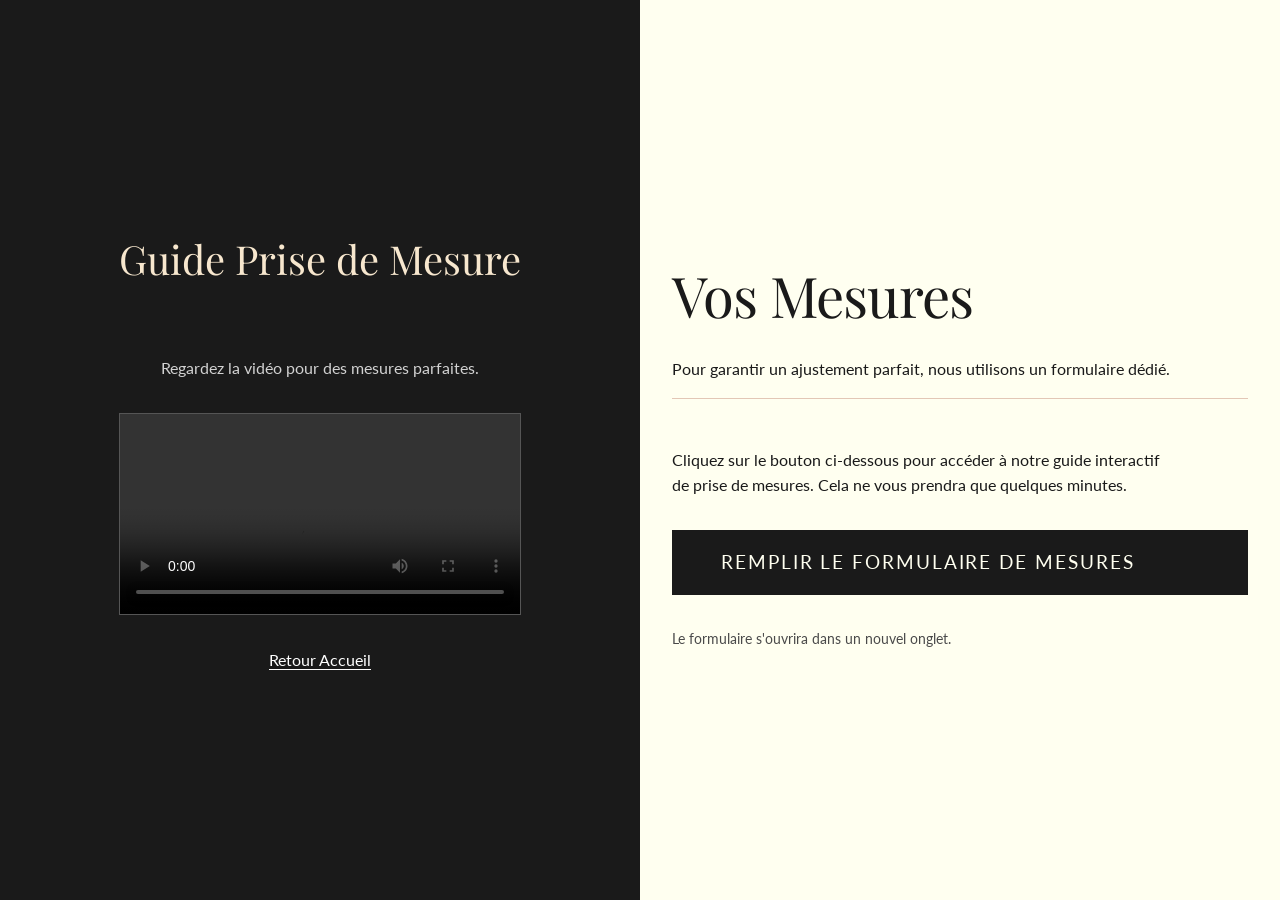
<file: new site/measurement.html>
<!DOCTYPE html>
<html lang="fr">

<head>
    <meta charset="UTF-8">
    <meta name="viewport" content="width=device-width, initial-scale=1.0">
    <title>Prise de Mesure | Serenity by Saule</title>
    <link
        href="https://fonts.googleapis.com/css2?family=Lato:wght@300;400;700&family=Playfair+Display:ital,wght@0,400;0,700;1,400&display=swap"
        rel="stylesheet">
    <link rel="stylesheet" href="assets/css/style.css">
    <style>
        .split-layout {
            display: grid;
            grid-template-columns: 1fr 1fr;
            min-height: 100vh;
        }

        .video-panel {
            background-color: var(--color-black);
            color: var(--color-white);
            display: flex;
            align-items: center;
            justify-content: center;
            padding: 2rem;
            position: sticky;
            top: 0;
            height: 100vh;
        }

        .form-panel {
            padding: 4rem 2rem;
            background-color: var(--color-ivory);
        }

        .form-group {
            margin-bottom: 2rem;
        }

        .form-group label {
            display: block;
            margin-bottom: 0.5rem;
            font-weight: 700;
            font-family: var(--font-serif);
            font-size: 1.1rem;
        }

        .form-control {
            width: 100%;
            padding: 1rem;
            border: 1px solid var(--color-nude);
            background-color: transparent;
            font-family: var(--font-sans);
            font-size: 1rem;
            transition: 0.3s;
        }

        .form-control:focus {
            outline: none;
            border-color: var(--color-black);
            background-color: var(--color-white);
        }

        .section-header {
            margin-bottom: 3rem;
            border-bottom: 1px solid var(--color-nude);
            padding-bottom: 1rem;
        }

        @media (max-width: 900px) {
            .split-layout {
                grid-template-columns: 1fr;
            }

            .video-panel {
                position: relative;
                height: 400px;
            }
        }
    </style>
<!-- Meta Pixel Code -->
<script>
!function(f,b,e,v,n,t,s)
{if(f.fbq)return;n=f.fbq=function(){n.callMethod?
n.callMethod.apply(n,arguments):n.queue.push(arguments)};
if(!f._fbq)f._fbq=n;n.push=n;n.loaded=!0;n.version='2.0';
n.queue=[];t=b.createElement(e);t.async=!0;
t.src=v;s=b.getElementsByTagName(e)[0];
s.parentNode.insertBefore(t,s)}(window, document,'script',
'https://connect.facebook.net/en_US/fbevents.js');
fbq('init', '953611460562954');
fbq('track', 'PageView');
</script>
<noscript><img height="1" width="1" style="display:none"
src="https://www.facebook.com/tr?id=953611460562954&ev=PageView&noscript=1"
/></noscript>
<!-- End Meta Pixel Code -->
</head>

<body>
    <div class="split-layout">
        <!-- Colonne Gauche : Guide Vidéo -->
        <div class="video-panel">
            <div style="text-align: center;">
                <h2 style="color: var(--color-champagne);">Guide Prise de Mesure</h2>
                <p style="margin-bottom: 2rem; opacity: 0.8;">Regardez la vidéo pour des mesures parfaites.</p>
                <!-- Placeholder Video -->
                <div style="width: 100%; max-width: 500px; margin: 0 auto; border: 1px solid #555;">
                    <!-- Remplacer 'guide-mesure.mp4' par votre fichier vidéo dans assets/videos -->
                    <video controls style="width: 100%; display: block;">
                        <source src="assets/videos/guide-mesure.mp4" type="video/mp4">
                        Votre navigateur ne supporte pas la lecture de vidéos.
                    </video>
                </div>
                <div style="margin-top: 2rem;">
                    <a href="index.html" style="color: var(--color-white); border-bottom: 1px solid white;">Retour
                        Accueil</a>
                </div>
            </div>
        </div>

        <!-- Colonne Droite : Lien Formulaire Externe -->
        <div class="form-panel" style="display: flex; flex-direction: column; justify-content: center; height: 100%;">
            <div class="section-header">
                <h1>Vos Mesures</h1>
                <p>Pour garantir un ajustement parfait, nous utilisons un formulaire dédié.</p>
            </div>

            <p style="margin-bottom: 2rem; max-width: 500px;">
                Cliquez sur le bouton ci-dessous pour accéder à notre guide interactif de prise de mesures.
                Cela ne vous prendra que quelques minutes.
            </p>

            <a href="https://docs.google.com/forms/d/e/1FAIpQLScElrqV3k7o713-GkOQGY_gHhfApaBUAGdPUL3FlyMrvFIycQ/viewform?usp=header"
                target="_blank" class="btn btn-primary" style="padding: 1rem 3rem; font-size: 1.2rem;">
                Remplir le formulaire de mesures
            </a>

            <p style="margin-top: 2rem; color: var(--color-grey); font-size: 0.9rem;">
                Le formulaire s'ouvrira dans un nouvel onglet.
            </p>

            <!-- Bouton retour commande (affiché uniquement si ?return=order) -->
            <div id="return-cta" style="display: none; margin-top: 3rem; padding-top: 2rem; border-top: 1px solid var(--color-nude);">
                <a href="order.html?mode=direct"
                   style="display: inline-block; background-color: #2C2C2A; color: #FAF7F4; padding: 1.1rem 2.5rem; font-family: var(--font-sans); font-size: 1rem; font-weight: 600; letter-spacing: 0.04em; text-decoration: none; transition: background 0.2s;">
                    J'ai mes mesures — Je passe ma commande →
                </a>
            </div>
        </div>
    </div>

    <script src="assets/js/main.js"></script>
    <script>
        (function() {
            var params = new URLSearchParams(window.location.search);
            if (params.get('return') === 'order') {
                document.getElementById('return-cta').style.display = 'block';
            }
        })();
    </script>
</body>

</html>
</file>
<file: assets/css/style.css>
/* 
   DESIGN SYSTEM - Serenity by Saule
   Thème : Luxe, Minimaliste, Doux
*/

:root {
    /* Palette de Couleurs */
    --color-ivory: #FFFFF0;
    --color-nude: #E3C7B6;
    --color-nude-light: #F2E6DF;
    --color-champagne: #F7E7CE;
    --color-black: #1A1A1A;
    --color-grey: #4A4A4A;
    --color-white: #FFFFFF;

    /* Typographie */
    --font-serif: 'Playfair Display', serif;
    --font-sans: 'Lato', sans-serif;

    /* Espacement */
    --spacing-xs: 0.5rem;
    --spacing-sm: 1rem;
    --spacing-md: 2rem;
    --spacing-lg: 4rem;
    --spacing-xl: 8rem;

    /* Transitions */
    --transition-smooth: all 0.4s ease-out;
}

/* Reset & Base */
* {
    margin: 0;
    padding: 0;
    box-sizing: border-box;
}

body {
    font-family: var(--font-sans);
    background-color: var(--color-ivory);
    color: var(--color-black);
    line-height: 1.6;
    overflow-x: hidden;
}

h1,
h2,
h3,
h4 {
    font-family: var(--font-serif);
    font-weight: 400;
    margin-bottom: var(--spacing-sm);
}

h1 {
    font-size: 3.5rem;
    letter-spacing: -0.02em;
}

h2 {
    font-size: 2.5rem;
    text-align: center;
    margin-bottom: var(--spacing-lg);
}

h3 {
    font-size: 1.5rem;
}

a {
    text-decoration: none;
    color: inherit;
    transition: var(--transition-smooth);
}

ul {
    list-style: none;
}

/* Layout Utilities */
.container {
    max-width: 1200px;
    margin: 0 auto;
    padding: 0 var(--spacing-md);
}

.section {
    padding: var(--spacing-xl) 0;
}

.grid-3 {
    display: grid;
    grid-template-columns: repeat(auto-fit, minmax(300px, 1fr));
    gap: var(--spacing-md);
}

/* Components */

/* Buttons */
.btn {
    display: inline-block;
    padding: 1rem 2.5rem;
    border: 1px solid transparent;
    text-transform: uppercase;
    font-size: 0.85rem;
    letter-spacing: 0.1em;
    transition: var(--transition-smooth);
    cursor: pointer;
}

.btn-primary {
    background-color: var(--color-black);
    color: var(--color-ivory);
    border-color: var(--color-black);
}

.btn-primary:hover {
    background-color: transparent;
    color: var(--color-ivory);
}

.btn-secondary {
    background-color: transparent;
    color: var(--color-ivory);
    border-color: var(--color-black);
}

.btn-secondary:hover {
    background-color: var(--color-black);
    color: var(--color-ivory);
}

/* Navbar */
.navbar {
    display: flex;
    justify-content: space-between;
    align-items: center;
    padding: var(--spacing-md) var(--spacing-lg);
    position: absolute;
    width: 100%;
    top: 0;
    z-index: 100;
}

.logo {
    color: var(--color-ivory);
    font-family: var(--font-serif);
    font-size: 1.8rem;
    font-weight: 700;
    letter-spacing: 0.05em;
}

.nav-links {
    display: flex;
    gap: var(--spacing-md);
}

.nav-links a {
    font-size: 0.9rem;
    text-transform: uppercase;
    letter-spacing: 0.1em;
    opacity: 1;
    /* Opacité 1 car on a un fond */

    /* Nouveau style demandé */
    background-color: var(--color-black);
    color: var(--color-ivory);
    border: 1px solid var(--color-black);
    padding: 0.5rem 1rem;
    /* Ajout de padding pour l'aspect bouton */
    border-radius: 4px;
    /* Un peu de rondeur pour l'esthétique */
    transition: var(--transition-smooth);
}

.nav-links a:hover,
.nav-links a.active {
    background-color: var(--color-ivory);
    color: var(--color-black);
    border-color: var(--color-black);
    /* opacity: 1; inutile car déjà à 1 */
    /* border-bottom... inutile car on a une bordure complète */
}

.cta-link {
    border-bottom: 1px solid var(--color-ivory);
}

/* Hero Section */
.hero {
    height: 100vh;
    display: flex;
    flex-direction: column;
    justify-content: center;
    align-items: center;
    text-align: center;
    position: relative;
    /* Important pour le positionnement absolu de la vidéo */
    overflow: hidden;
    /* Pour couper ce qui dépasse */
    padding: 0 var(--spacing-md);
    color: var(--color-ivory);
    /* Texte en clair par défaut sur vidéo */
}

.hero-video {
    position: absolute;
    top: 0;
    left: 0;
    width: 100%;
    height: 100%;
    object-fit: cover;
    z-index: 0;
}

.hero-overlay {
    position: absolute;
    top: 0;
    left: 0;
    width: 100%;
    height: 100%;
    background: rgba(0, 0, 0, 0.3);
    /* Assombrit la vidéo pour lisibilité */
    z-index: 1;
}

.hero-content,
.scroll-indicator {
    position: relative;
    z-index: 2;
    /* Au-dessus de la vidéo et de l'overlay */
}

.hero-content h1 {
    margin-bottom: var(--spacing-sm);
    color: var(--color-ivory);
}

.hero-content p {
    font-size: 1.2rem;
    color: var(--color-ivory);
    margin-bottom: var(--spacing-md);
    font-weight: 300;
}

.hero-actions {
    display: flex;
    gap: var(--spacing-sm);
    justify-content: center;
}

/* Values Card */
.value-card {
    text-align: center;
    padding: var(--spacing-md);
    background: var(--color-white);
    border: 1px solid var(--color-nude-light);
    transition: var(--transition-smooth);
}

.value-card:hover {
    transform: translateY(-5px);
    box-shadow: 0 10px 30px rgba(0, 0, 0, 0.03);
    border-color: var(--color-nude);
}

/* Footer */
.footer {
    background-color: var(--color-black);
    color: var(--color-ivory);
    padding-top: var(--spacing-lg);
}

.footer-content {
    display: flex;
    justify-content: space-between;
    flex-wrap: wrap;
    gap: var(--spacing-md);
    padding-bottom: var(--spacing-lg);
}

.footer-col h4 {
    color: var(--color-champagne);
    font-family: var(--font-sans);
    text-transform: uppercase;
    font-size: 0.8rem;
    letter-spacing: 0.1em;
    margin-bottom: var(--spacing-sm);
}

.footer-col a {
    display: block;
    margin-bottom: var(--spacing-xs);
    opacity: 0.7;
}

.footer-col a:hover {
    opacity: 1;
    color: var(--color-champagne);
}

.footer-bottom {
    border-top: 1px solid rgba(255, 255, 255, 0.1);
    text-align: center;
    padding: var(--spacing-sm);
    font-size: 0.8rem;
    opacity: 0.5;
}

/* Animations simples */
@keyframes fadeIn {
    from {
        opacity: 0;
        transform: translateY(20px);
    }

    to {
        opacity: 1;
        transform: translateY(0);
    }
}

.fade-in {
    animation: fadeIn 1s ease-out forwards;
}

.fade-in-delay {
    opacity: 0;
    animation: fadeIn 1s ease-out 0.3s forwards;
}

.fade-in-delay-2 {
    opacity: 0;
    animation: fadeIn 1s ease-out 0.6s forwards;
}


html {
    scroll-behavior: smooth;
}

/* Parallax Utilities */
.parallax-section {
    position: relative;
    background-attachment: fixed;
    background-position: center;
    background-repeat: no-repeat;
    background-size: cover;
    min-height: 60vh;
    display: flex;
    align-items: center;
    justify-content: center;
    text-align: center;
    color: var(--color-white);
}

.parallax-overlay {
    position: absolute;
    top: 0;
    left: 0;
    width: 100%;
    height: 100%;
    background: rgba(0, 0, 0, 0.4);
    z-index: 1;
}

.content-over-parallax {
    position: relative;
    z-index: 2;
}

/* Hero Parallax Fix */
.video-container {
    position: absolute;
    top: 0;
    left: 0;
    width: 100%;
    height: 100%;
    overflow: hidden;
    z-index: 0;
}

/* Product Cards */
.product-card {
    background: var(--color-white);
    padding: var(--spacing-sm);
    text-align: center;
    border: 1px solid transparent;
    transition: var(--transition-smooth);
}

.product-card:hover {
    border-color: var(--color-nude);
    transform: translateY(-5px);
}

.product-img {
    height: 300px;
    width: 100%;
    margin-bottom: var(--spacing-sm);
    background-color: var(--color-nude-light);
    /* Fallback */
}

/* Gallery & Stories */
.video-stories {
    display: flex;
    gap: 1rem;
    overflow-x: auto;
    padding: 1rem 0;
    scrollbar-width: none;
    /* Hide scrollbar Firefox */
}

.video-stories::-webkit-scrollbar {
    display: none;
    /* Hide scrollbar Chrome/Safari */
}

.story-card {
    min-width: 200px;
    height: 350px;
    background-color: #000;
    border-radius: 10px;
    display: flex;
    align-items: center;
    justify-content: center;
    color: white;
    font-size: 2rem;
    cursor: pointer;
    transition: transform 0.3s ease;
}

.story-card:hover {
    transform: scale(1.02);
}

.gallery-grid {
    display: grid;
    grid-template-columns: repeat(auto-fill, minmax(250px, 1fr));
    gap: 1rem;
    margin-top: 2rem;
}

.gallery-item {
    height: 300px;
    background-color: var(--color-nude);
    transition: opacity 0.3s ease;
}

.gallery-item:hover {
    opacity: 0.9;
}

/* Contact Section */
.contact-email {
    font-size: 1.5rem;
    font-family: var(--font-serif);
    color: var(--color-black);
    border-bottom: 1px solid var(--color-black);
    padding-bottom: 0.2rem;
    margin-top: 2rem;
    display: inline-block;
}

.contact-email:hover {
    color: var(--color-grey);
    border-color: var(--color-grey);
}

/* Responsive Mobile */
.mobile-menu-toggle {
    display: none;
    cursor: pointer;
    font-size: 1.5rem;
}

@media (max-width: 768px) {
    :root {
        --spacing-lg: 3rem;
        --spacing-xl: 5rem;
    }

    h1 {
        font-size: 2.5rem;
    }

    h2 {
        font-size: 2rem;
    }

    .navbar {
        padding: var(--spacing-sm);
        background: rgba(255, 255, 240, 0.95);
        position: fixed;
    }

    .logo {
        color: var(--color-black);
        z-index: 102;
        /* Above mobile menu */
        position: relative;
    }

    .nav-links {
        display: flex;
        position: fixed;
        top: 0;
        left: 0;
        height: 100vh;
        width: 100%;
        background-color: var(--color-ivory);
        flex-direction: column;
        align-items: center;
        justify-content: center;
        gap: 2rem;
        transform: translateY(-100%);
        transition: transform 0.4s ease-in-out;
        z-index: 101;
    }

    .nav-links.nav-active {
        transform: translateY(0);
    }

    .nav-links a {
        font-size: 1.5rem;
        border: none;
        background: none;
        color: var(--color-black);
    }

    .mobile-menu-toggle {
        display: block;
        color: var(--color-black);
        z-index: 102;
        font-size: 1.5rem;
    }

    .hero-actions {
        flex-direction: column;
        width: 100%;
        padding: 0 2rem;
    }

    .btn {
        width: 100%;
        text-align: center;
    }

    .footer-content {
        flex-direction: column;
        text-align: center;
    }

    .parallax-section {
        background-attachment: scroll;
        background-position: center center;
    }
}
</file>
<file: new site/assets/css/style.css>
/* 
   DESIGN SYSTEM - Serenity by Saule
   Thème : Luxe, Minimaliste, Doux
*/

:root {
    /* Palette de Couleurs */
    --color-ivory: #FFFFF0;
    --color-nude: #E3C7B6;
    --color-nude-light: #F2E6DF;
    --color-champagne: #F7E7CE;
    --color-black: #1A1A1A;
    --color-grey: #4A4A4A;
    --color-white: #FFFFFF;

    /* Typographie */
    --font-serif: 'Playfair Display', serif;
    --font-sans: 'Lato', sans-serif;

    /* Espacement */
    --spacing-xs: 0.5rem;
    --spacing-sm: 1rem;
    --spacing-md: 2rem;
    --spacing-lg: 4rem;
    --spacing-xl: 8rem;

    /* Transitions */
    --transition-smooth: all 0.4s ease-out;
}

/* Reset & Base */
* {
    margin: 0;
    padding: 0;
    box-sizing: border-box;
}

body {
    font-family: var(--font-sans);
    background-color: var(--color-ivory);
    color: var(--color-black);
    line-height: 1.6;
    overflow-x: hidden;
}

h1,
h2,
h3,
h4 {
    font-family: var(--font-serif);
    font-weight: 400;
    margin-bottom: var(--spacing-sm);
}

h1 {
    font-size: 3.5rem;
    letter-spacing: -0.02em;
}

h2 {
    font-size: 2.5rem;
    text-align: center;
    margin-bottom: var(--spacing-lg);
}

h3 {
    font-size: 1.5rem;
}

a {
    text-decoration: none;
    color: inherit;
    transition: var(--transition-smooth);
}

ul {
    list-style: none;
}

/* Layout Utilities */
.container {
    max-width: 1200px;
    margin: 0 auto;
    padding: 0 var(--spacing-md);
}

.section {
    padding: var(--spacing-xl) 0;
}

.grid-3 {
    display: grid;
    grid-template-columns: repeat(auto-fit, minmax(300px, 1fr));
    gap: var(--spacing-md);
}

/* Components */

/* Buttons */
.btn {
    display: inline-block;
    padding: 1rem 2.5rem;
    border: 1px solid transparent;
    text-transform: uppercase;
    font-size: 0.85rem;
    letter-spacing: 0.1em;
    transition: var(--transition-smooth);
    cursor: pointer;
}

.btn-primary {
    background-color: var(--color-black);
    color: var(--color-ivory);
    border-color: var(--color-black);
}

.btn-primary:hover {
    background-color: transparent;
    color: var(--color-ivory);
}

.btn-secondary {
    background-color: transparent;
    color: var(--color-ivory);
    border-color: var(--color-black);
}

.btn-secondary:hover {
    background-color: var(--color-black);
    color: var(--color-ivory);
}

/* Navbar */
.navbar {
    display: flex;
    justify-content: space-between;
    align-items: center;
    padding: var(--spacing-md) var(--spacing-lg);
    position: absolute;
    width: 100%;
    top: 0;
    z-index: 100;
}

.logo {
    color: var(--color-ivory);
    font-family: var(--font-serif);
    font-size: 1.8rem;
    font-weight: 700;
    letter-spacing: 0.05em;
}

.nav-links {
    display: flex;
    gap: var(--spacing-md);
}

.nav-links a {
    font-size: 0.9rem;
    text-transform: uppercase;
    letter-spacing: 0.1em;
    opacity: 1;
    /* Opacité 1 car on a un fond */

    /* Nouveau style demandé */
    background-color: var(--color-black);
    color: var(--color-ivory);
    border: 1px solid var(--color-black);
    padding: 0.5rem 1rem;
    /* Ajout de padding pour l'aspect bouton */
    border-radius: 4px;
    /* Un peu de rondeur pour l'esthétique */
    transition: var(--transition-smooth);
}

.nav-links a:hover,
.nav-links a.active {
    background-color: var(--color-ivory);
    color: var(--color-black);
    border-color: var(--color-black);
    /* opacity: 1; inutile car déjà à 1 */
    /* border-bottom... inutile car on a une bordure complète */
}

.cta-link {
    border-bottom: 1px solid var(--color-ivory);
}

/* Hero Section */
.hero {
    height: 100vh;
    display: flex;
    flex-direction: column;
    justify-content: center;
    align-items: center;
    text-align: center;
    position: relative;
    /* Important pour le positionnement absolu de la vidéo */
    overflow: hidden;
    /* Pour couper ce qui dépasse */
    padding: 0 var(--spacing-md);
    color: var(--color-ivory);
    /* Texte en clair par défaut sur vidéo */
}

.hero-video {
    position: absolute;
    top: 0;
    left: 0;
    width: 100%;
    height: 100%;
    object-fit: cover;
    z-index: 0;
}

.hero-overlay {
    position: absolute;
    top: 0;
    left: 0;
    width: 100%;
    height: 100%;
    background: rgba(0, 0, 0, 0.3);
    /* Assombrit la vidéo pour lisibilité */
    z-index: 1;
}

.hero-content,
.scroll-indicator {
    position: relative;
    z-index: 2;
    /* Au-dessus de la vidéo et de l'overlay */
}

.hero-content h1 {
    margin-bottom: var(--spacing-sm);
    color: var(--color-ivory);
}

.hero-content p {
    font-size: 1.2rem;
    color: var(--color-ivory);
    margin-bottom: var(--spacing-md);
    font-weight: 300;
}

.hero-actions {
    display: flex;
    gap: var(--spacing-sm);
    justify-content: center;
}

/* Values Card */
.value-card {
    text-align: center;
    padding: var(--spacing-md);
    background: var(--color-white);
    border: 1px solid var(--color-nude-light);
    transition: var(--transition-smooth);
}

.value-card:hover {
    transform: translateY(-5px);
    box-shadow: 0 10px 30px rgba(0, 0, 0, 0.03);
    border-color: var(--color-nude);
}

/* Footer */
.footer {
    background-color: var(--color-black);
    color: var(--color-ivory);
    padding-top: var(--spacing-lg);
}

.footer-content {
    display: flex;
    justify-content: space-between;
    flex-wrap: wrap;
    gap: var(--spacing-md);
    padding-bottom: var(--spacing-lg);
}

.footer-col h4 {
    color: var(--color-champagne);
    font-family: var(--font-sans);
    text-transform: uppercase;
    font-size: 0.8rem;
    letter-spacing: 0.1em;
    margin-bottom: var(--spacing-sm);
}

.footer-col a {
    display: block;
    margin-bottom: var(--spacing-xs);
    opacity: 0.7;
}

.footer-col a:hover {
    opacity: 1;
    color: var(--color-champagne);
}

.footer-bottom {
    border-top: 1px solid rgba(255, 255, 255, 0.1);
    text-align: center;
    padding: var(--spacing-sm);
    font-size: 0.8rem;
    opacity: 0.5;
}

/* Animations simples */
@keyframes fadeIn {
    from {
        opacity: 0;
        transform: translateY(20px);
    }

    to {
        opacity: 1;
        transform: translateY(0);
    }
}

.fade-in {
    animation: fadeIn 1s ease-out forwards;
}

.fade-in-delay {
    opacity: 0;
    animation: fadeIn 1s ease-out 0.3s forwards;
}

.fade-in-delay-2 {
    opacity: 0;
    animation: fadeIn 1s ease-out 0.6s forwards;
}


html {
    scroll-behavior: smooth;
}

/* Parallax Utilities */
.parallax-section {
    position: relative;
    background-attachment: fixed;
    background-position: center;
    background-repeat: no-repeat;
    background-size: cover;
    min-height: 60vh;
    display: flex;
    align-items: center;
    justify-content: center;
    text-align: center;
    color: var(--color-white);
}

.parallax-overlay {
    position: absolute;
    top: 0;
    left: 0;
    width: 100%;
    height: 100%;
    background: rgba(0, 0, 0, 0.4);
    z-index: 1;
}

.content-over-parallax {
    position: relative;
    z-index: 2;
}

/* Hero Parallax Fix */
.video-container {
    position: absolute;
    top: 0;
    left: 0;
    width: 100%;
    height: 100%;
    overflow: hidden;
    z-index: 0;
}

/* Product Cards */
.product-card {
    background: var(--color-white);
    padding: var(--spacing-sm);
    text-align: center;
    border: 1px solid transparent;
    transition: var(--transition-smooth);
}

.product-card:hover {
    border-color: var(--color-nude);
    transform: translateY(-5px);
}

.product-img {
    height: 300px;
    width: 100%;
    margin-bottom: var(--spacing-sm);
    background-color: var(--color-nude-light);
    /* Fallback */
}

/* Gallery & Stories */
.video-stories {
    display: flex;
    gap: 1rem;
    overflow-x: auto;
    padding: 1rem 0;
    scrollbar-width: none;
    /* Hide scrollbar Firefox */
}

.video-stories::-webkit-scrollbar {
    display: none;
    /* Hide scrollbar Chrome/Safari */
}

.story-card {
    min-width: 200px;
    height: 350px;
    background-color: #000;
    border-radius: 10px;
    display: flex;
    align-items: center;
    justify-content: center;
    color: white;
    font-size: 2rem;
    cursor: pointer;
    transition: transform 0.3s ease;
}

.story-card:hover {
    transform: scale(1.02);
}

.gallery-grid {
    display: grid;
    grid-template-columns: repeat(auto-fill, minmax(250px, 1fr));
    gap: 1rem;
    margin-top: 2rem;
}

.gallery-item {
    height: 300px;
    background-color: var(--color-nude);
    transition: opacity 0.3s ease;
}

.gallery-item:hover {
    opacity: 0.9;
}

/* Contact Section */
.contact-email {
    font-size: 1.5rem;
    font-family: var(--font-serif);
    color: var(--color-black);
    border-bottom: 1px solid var(--color-black);
    padding-bottom: 0.2rem;
    margin-top: 2rem;
    display: inline-block;
}

.contact-email:hover {
    color: var(--color-grey);
    border-color: var(--color-grey);
}

/* Responsive Mobile */
.mobile-menu-toggle {
    display: none;
    cursor: pointer;
    font-size: 1.5rem;
}

@media (max-width: 768px) {
    :root {
        --spacing-lg: 3rem;
        --spacing-xl: 5rem;
    }

    h1 {
        font-size: 2.5rem;
    }

    h2 {
        font-size: 2rem;
    }

    .navbar {
        padding: var(--spacing-sm);
        background: rgba(255, 255, 240, 0.95);
        position: fixed;
    }

    .logo {
        color: var(--color-black);
        z-index: 102;
        /* Above mobile menu */
        position: relative;
    }

    .nav-links {
        display: flex;
        position: fixed;
        top: 0;
        left: 0;
        height: 100vh;
        width: 100%;
        background-color: var(--color-ivory);
        flex-direction: column;
        align-items: center;
        justify-content: center;
        gap: 2rem;
        transform: translateY(-100%);
        transition: transform 0.4s ease-in-out;
        z-index: 101;
    }

    .nav-links.nav-active {
        transform: translateY(0);
    }

    .nav-links a {
        font-size: 1.5rem;
        border: none;
        background: none;
        color: var(--color-black);
    }

    .mobile-menu-toggle {
        display: block;
        color: var(--color-black);
        z-index: 102;
        font-size: 1.5rem;
    }

    .hero-actions {
        flex-direction: column;
        width: 100%;
        padding: 0 2rem;
    }

    .btn {
        width: 100%;
        text-align: center;
    }

    .footer-content {
        flex-direction: column;
        text-align: center;
    }

    .parallax-section {
        background-attachment: scroll;
        background-position: center center;
    }
}
</file>
